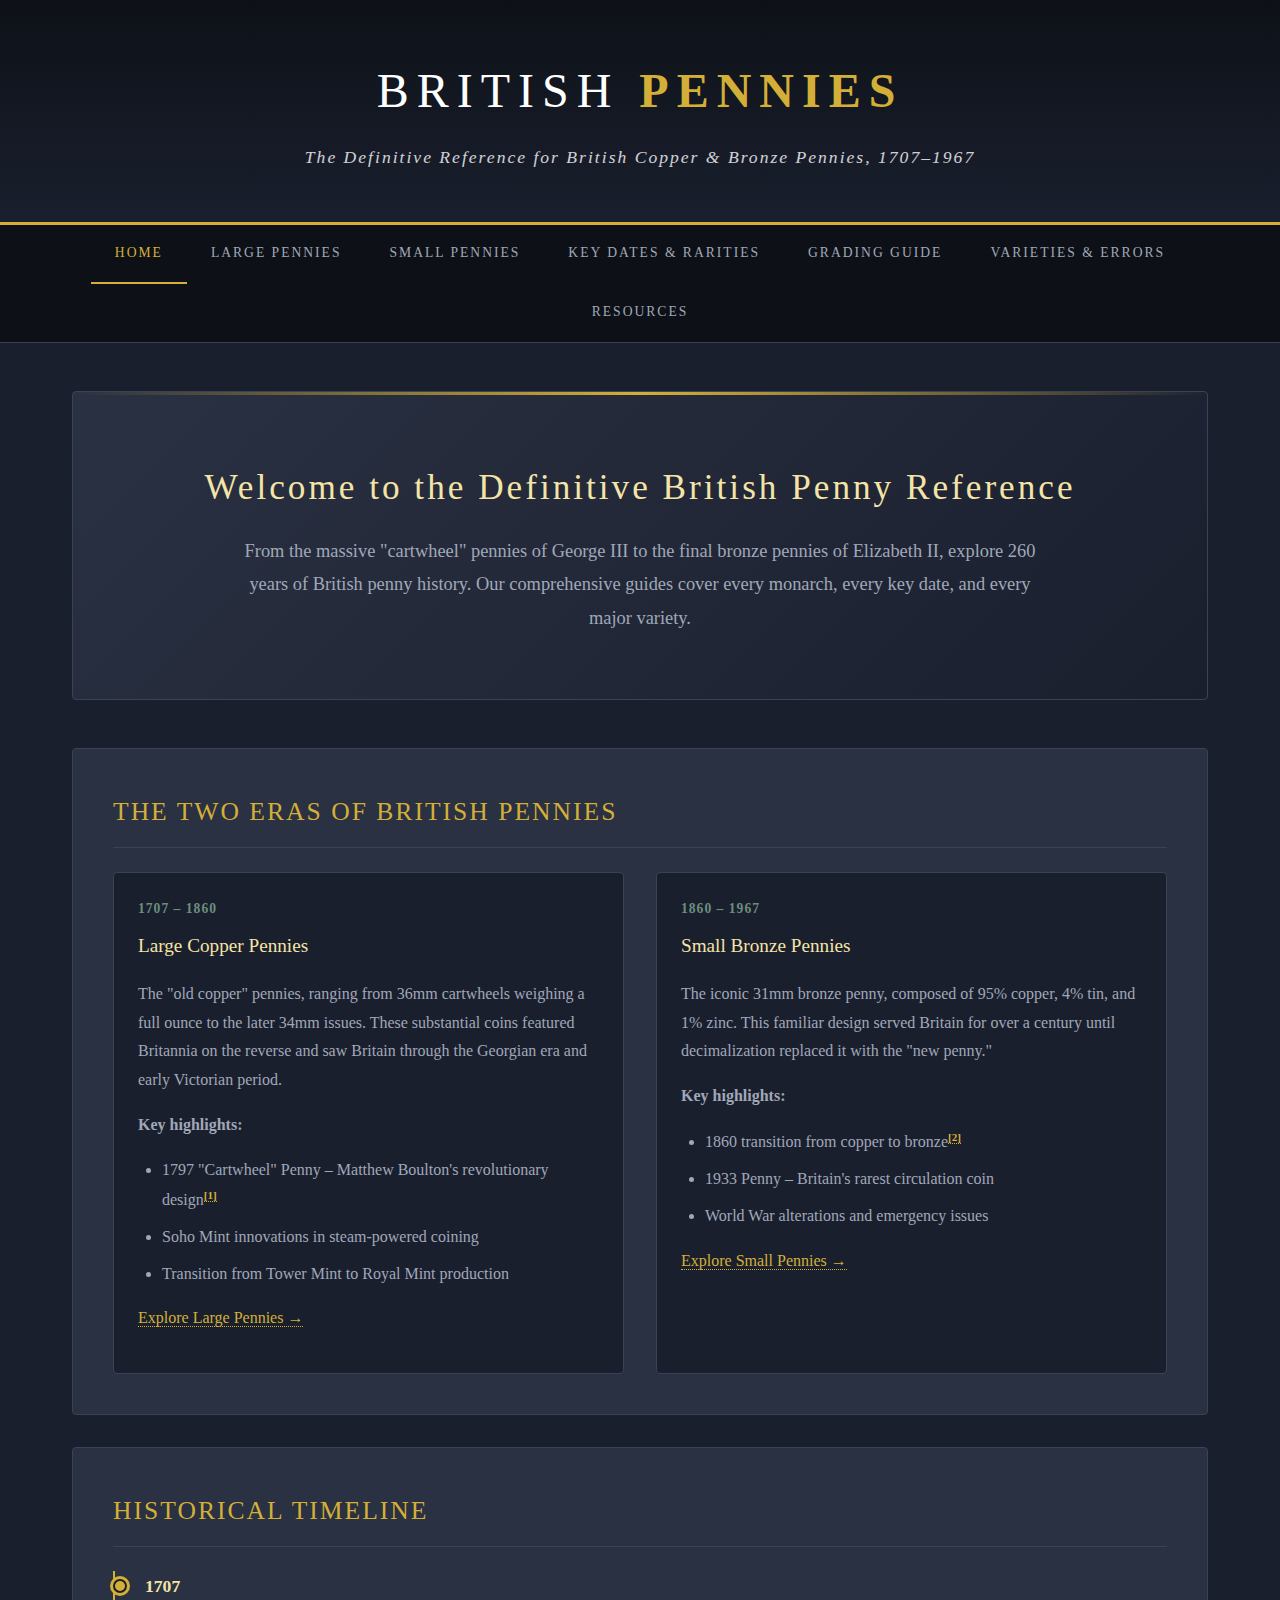
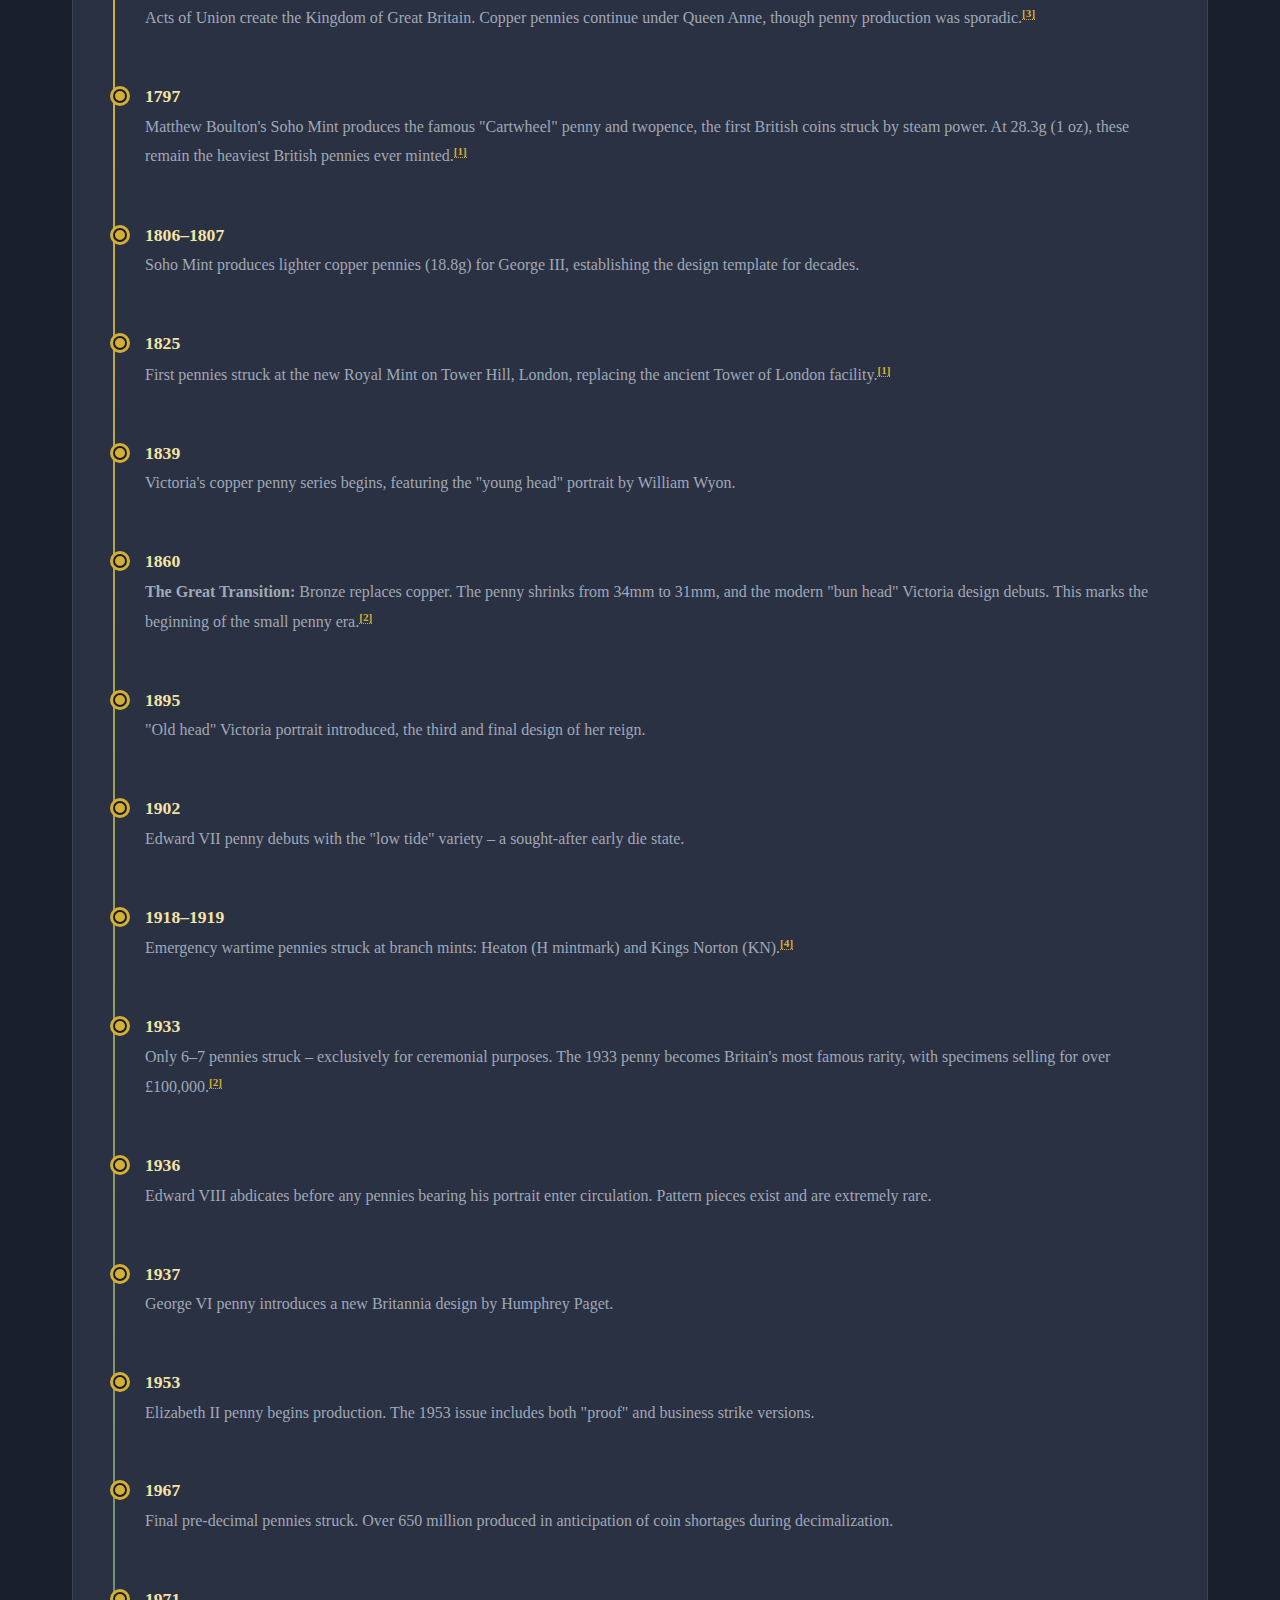
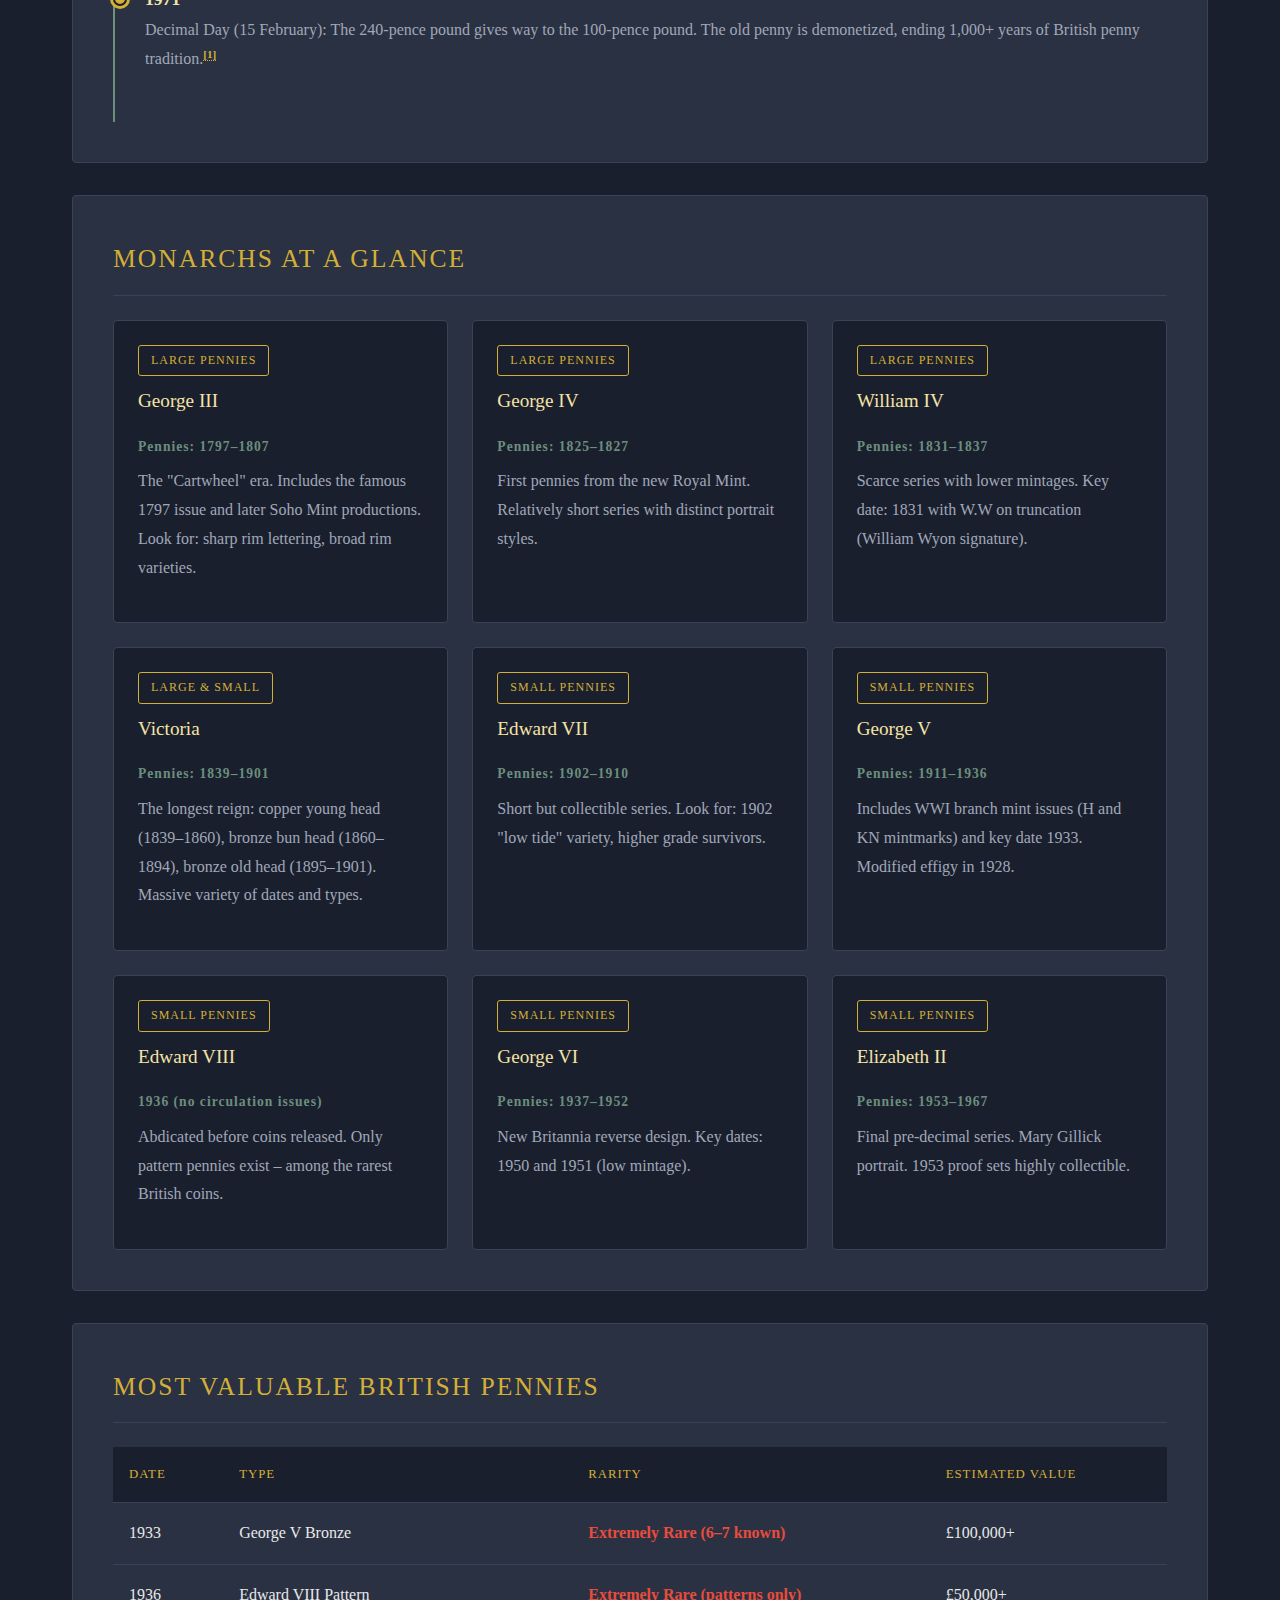
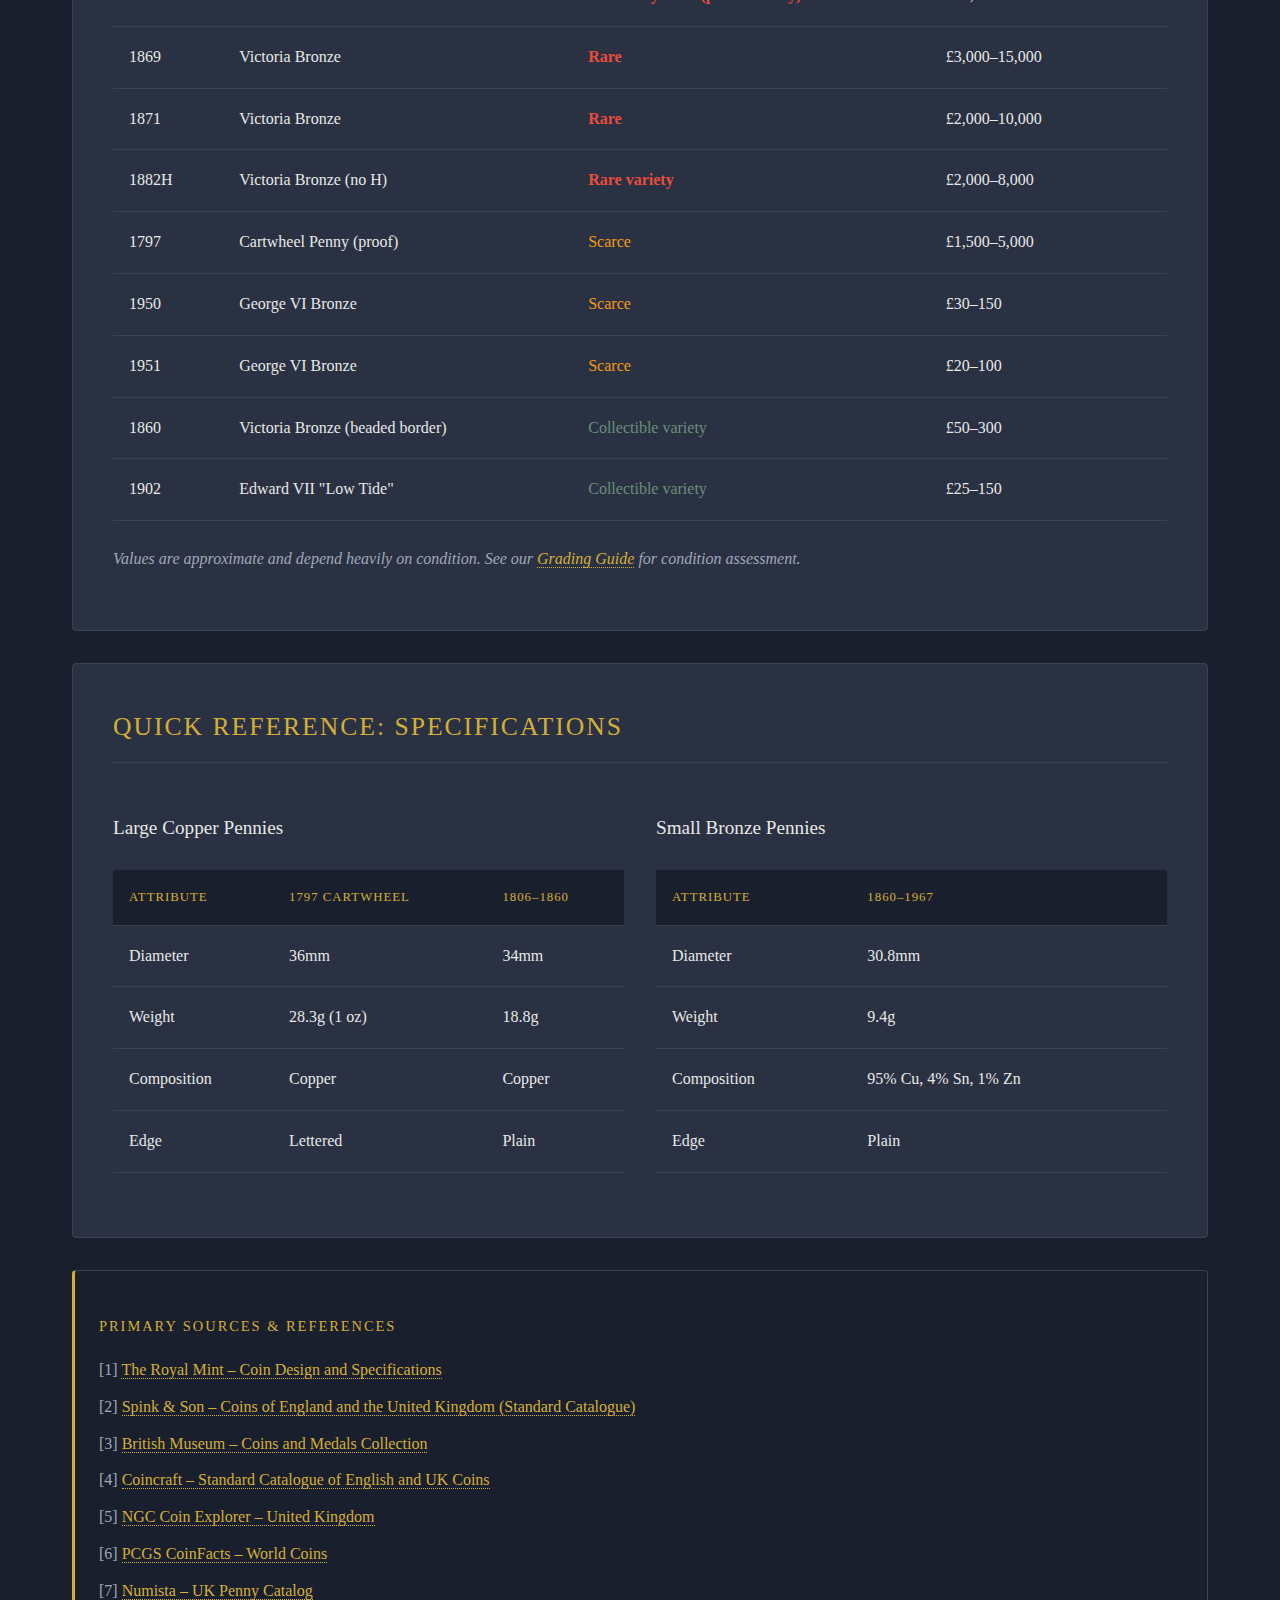
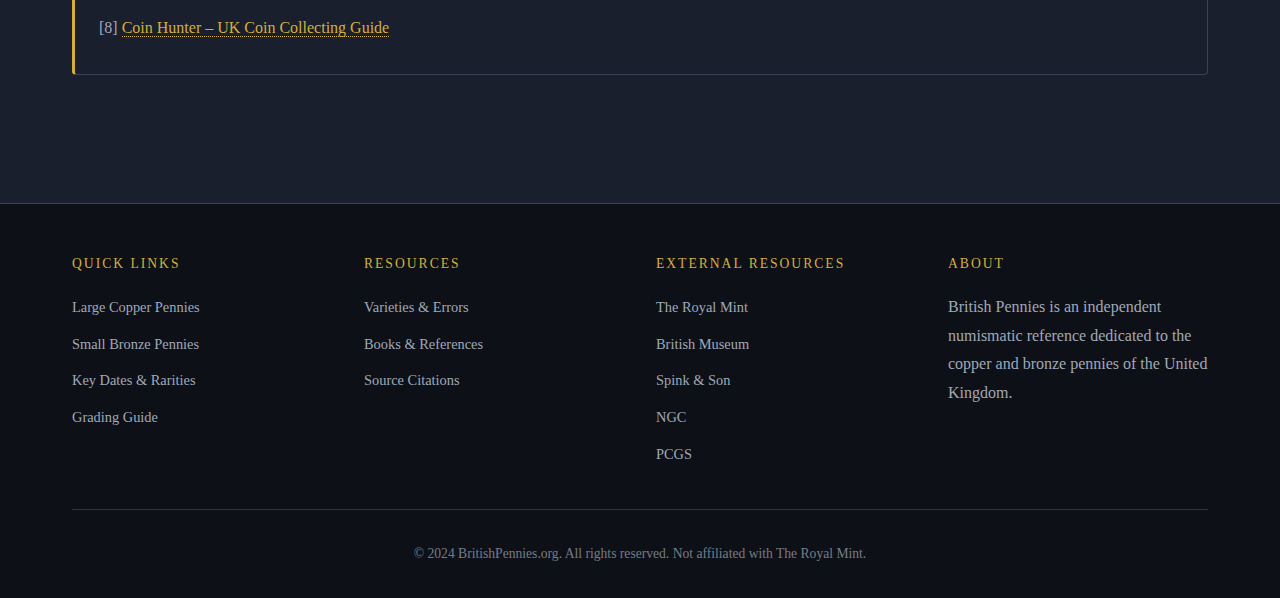
<file: index.html>
<!DOCTYPE html>
<html lang="en">
<head>
<!-- Google Tag Manager -->
<script>(function(w,d,s,l,i){w[l]=w[l]||[];w[l].push({'gtm.start':
new Date().getTime(),event:'gtm.js'});var f=d.getElementsByTagName(s)[0],
j=d.createElement(s),dl=l!='dataLayer'?'&l='+l:'';j.async=true;j.src=
'https://www.googletagmanager.com/gtm.js?id='+i+dl;f.parentNode.insertBefore(j,f);
})(window,document,'script','dataLayer','GTM-53X4SSN8');</script>
<!-- End Google Tag Manager -->
  <meta charset="UTF-8">
  <meta name="viewport" content="width=device-width, initial-scale=1.0">
  <meta name="description" content="The definitive guide to British pennies from 1707 to 1967. Comprehensive coverage of large copper pennies, bronze pennies, key dates, varieties, and valuations.">
  <meta name="keywords" content="British pennies, UK penny, copper penny, bronze penny, cartwheel penny, Victorian penny, numismatics, coin collecting">
  <title>British Pennies - The Definitive Reference Guide</title>
  <link rel="stylesheet" href="css/style.css">
  <link rel="canonical" href="https://britishpennies.org/">
</head>
<body>
<!-- Google Tag Manager (noscript) -->
<noscript><iframe src="https://www.googletagmanager.com/ns.html?id=GTM-53X4SSN8"
height="0" width="0" style="display:none;visibility:hidden"></iframe></noscript>
<!-- End Google Tag Manager (noscript) -->
  <header>
    <div class="container">
      <h1>British <span>Pennies</span></h1>
      <p class="tagline">The Definitive Reference for British Copper &amp; Bronze Pennies, 1707&ndash;1967</p>
    </div>
  </header>

  <nav>
    <ul>
      <li><a href="index.html" class="active">Home</a></li>
      <li>
        <a href="pages/large-pennies.html">Large Pennies</a>
        <div class="dropdown">
          <a href="pages/large-pennies.html#george-iii">George III (1760&ndash;1820)</a>
          <a href="pages/large-pennies.html#george-iv">George IV (1820&ndash;1830)</a>
          <a href="pages/large-pennies.html#william-iv">William IV (1830&ndash;1837)</a>
          <a href="pages/large-pennies.html#victoria-copper">Victoria Copper (1837&ndash;1860)</a>
        </div>
      </li>
      <li>
        <a href="pages/small-pennies.html">Small Pennies</a>
        <div class="dropdown">
          <a href="pages/small-pennies.html#victoria-bronze">Victoria Bronze (1860&ndash;1901)</a>
          <a href="pages/small-pennies.html#edward-vii">Edward VII (1902&ndash;1910)</a>
          <a href="pages/small-pennies.html#george-v">George V (1911&ndash;1936)</a>
          <a href="pages/small-pennies.html#edward-viii">Edward VIII (1936)</a>
          <a href="pages/small-pennies.html#george-vi">George VI (1937&ndash;1952)</a>
          <a href="pages/small-pennies.html#elizabeth-ii">Elizabeth II (1953&ndash;1967)</a>
        </div>
      </li>
      <li><a href="pages/key-dates.html">Key Dates &amp; Rarities</a></li>
      <li><a href="pages/grading.html">Grading Guide</a></li>
      <li><a href="pages/varieties.html">Varieties &amp; Errors</a></li>
      <li><a href="pages/resources.html">Resources</a></li>
    </ul>
  </nav>

  <main>
    <div class="hero">
      <h2>Welcome to the Definitive British Penny Reference</h2>
      <p>From the massive "cartwheel" pennies of George III to the final bronze pennies of Elizabeth II, explore 260 years of British penny history. Our comprehensive guides cover every monarch, every key date, and every major variety.</p>
    </div>

    <section>
      <h2>The Two Eras of British Pennies</h2>
      <div class="grid-2">
        <div class="card">
          <div class="date-range">1707 &ndash; 1860</div>
          <h3>Large Copper Pennies</h3>
          <p>The "old copper" pennies, ranging from 36mm cartwheels weighing a full ounce to the later 34mm issues. These substantial coins featured Britannia on the reverse and saw Britain through the Georgian era and early Victorian period.</p>
          <p><strong>Key highlights:</strong></p>
          <ul>
            <li>1797 "Cartwheel" Penny &ndash; Matthew Boulton's revolutionary design<a href="#ref-rm" class="cite">[1]</a></li>
            <li>Soho Mint innovations in steam-powered coining</li>
            <li>Transition from Tower Mint to Royal Mint production</li>
          </ul>
          <p><a href="pages/large-pennies.html">Explore Large Pennies &rarr;</a></p>
        </div>
        <div class="card">
          <div class="date-range">1860 &ndash; 1967</div>
          <h3>Small Bronze Pennies</h3>
          <p>The iconic 31mm bronze penny, composed of 95% copper, 4% tin, and 1% zinc. This familiar design served Britain for over a century until decimalization replaced it with the "new penny."</p>
          <p><strong>Key highlights:</strong></p>
          <ul>
            <li>1860 transition from copper to bronze<a href="#ref-spink" class="cite">[2]</a></li>
            <li>1933 Penny &ndash; Britain's rarest circulation coin</li>
            <li>World War alterations and emergency issues</li>
          </ul>
          <p><a href="pages/small-pennies.html">Explore Small Pennies &rarr;</a></p>
        </div>
      </div>
    </section>

    <section>
      <h2>Historical Timeline</h2>
      <div class="timeline">
        <div class="timeline-item">
          <span class="year">1707</span>
          <p>Acts of Union create the Kingdom of Great Britain. Copper pennies continue under Queen Anne, though penny production was sporadic.<a href="#ref-bm" class="cite">[3]</a></p>
        </div>
        <div class="timeline-item">
          <span class="year">1797</span>
          <p>Matthew Boulton's Soho Mint produces the famous "Cartwheel" penny and twopence, the first British coins struck by steam power. At 28.3g (1 oz), these remain the heaviest British pennies ever minted.<a href="#ref-rm" class="cite">[1]</a></p>
        </div>
        <div class="timeline-item">
          <span class="year">1806&ndash;1807</span>
          <p>Soho Mint produces lighter copper pennies (18.8g) for George III, establishing the design template for decades.</p>
        </div>
        <div class="timeline-item">
          <span class="year">1825</span>
          <p>First pennies struck at the new Royal Mint on Tower Hill, London, replacing the ancient Tower of London facility.<a href="#ref-rm" class="cite">[1]</a></p>
        </div>
        <div class="timeline-item">
          <span class="year">1839</span>
          <p>Victoria's copper penny series begins, featuring the "young head" portrait by William Wyon.</p>
        </div>
        <div class="timeline-item">
          <span class="year">1860</span>
          <p><strong>The Great Transition:</strong> Bronze replaces copper. The penny shrinks from 34mm to 31mm, and the modern "bun head" Victoria design debuts. This marks the beginning of the small penny era.<a href="#ref-spink" class="cite">[2]</a></p>
        </div>
        <div class="timeline-item">
          <span class="year">1895</span>
          <p>"Old head" Victoria portrait introduced, the third and final design of her reign.</p>
        </div>
        <div class="timeline-item">
          <span class="year">1902</span>
          <p>Edward VII penny debuts with the "low tide" variety &ndash; a sought-after early die state.</p>
        </div>
        <div class="timeline-item">
          <span class="year">1918&ndash;1919</span>
          <p>Emergency wartime pennies struck at branch mints: Heaton (H mintmark) and Kings Norton (KN).<a href="#ref-coincraft" class="cite">[4]</a></p>
        </div>
        <div class="timeline-item">
          <span class="year">1933</span>
          <p>Only 6&ndash;7 pennies struck &ndash; exclusively for ceremonial purposes. The 1933 penny becomes Britain's most famous rarity, with specimens selling for over &pound;100,000.<a href="#ref-spink" class="cite">[2]</a></p>
        </div>
        <div class="timeline-item">
          <span class="year">1936</span>
          <p>Edward VIII abdicates before any pennies bearing his portrait enter circulation. Pattern pieces exist and are extremely rare.</p>
        </div>
        <div class="timeline-item">
          <span class="year">1937</span>
          <p>George VI penny introduces a new Britannia design by Humphrey Paget.</p>
        </div>
        <div class="timeline-item">
          <span class="year">1953</span>
          <p>Elizabeth II penny begins production. The 1953 issue includes both "proof" and business strike versions.</p>
        </div>
        <div class="timeline-item">
          <span class="year">1967</span>
          <p>Final pre-decimal pennies struck. Over 650 million produced in anticipation of coin shortages during decimalization.</p>
        </div>
        <div class="timeline-item">
          <span class="year">1971</span>
          <p>Decimal Day (15 February): The 240-pence pound gives way to the 100-pence pound. The old penny is demonetized, ending 1,000+ years of British penny tradition.<a href="#ref-rm" class="cite">[1]</a></p>
        </div>
      </div>
    </section>

    <section>
      <h2>Monarchs at a Glance</h2>
      <div class="grid-3">
        <div class="card">
          <span class="monarch-badge">Large Pennies</span>
          <h3>George III</h3>
          <p class="date-range">Pennies: 1797&ndash;1807</p>
          <p>The "Cartwheel" era. Includes the famous 1797 issue and later Soho Mint productions. Look for: sharp rim lettering, broad rim varieties.</p>
        </div>
        <div class="card">
          <span class="monarch-badge">Large Pennies</span>
          <h3>George IV</h3>
          <p class="date-range">Pennies: 1825&ndash;1827</p>
          <p>First pennies from the new Royal Mint. Relatively short series with distinct portrait styles.</p>
        </div>
        <div class="card">
          <span class="monarch-badge">Large Pennies</span>
          <h3>William IV</h3>
          <p class="date-range">Pennies: 1831&ndash;1837</p>
          <p>Scarce series with lower mintages. Key date: 1831 with W.W on truncation (William Wyon signature).</p>
        </div>
        <div class="card">
          <span class="monarch-badge">Large &amp; Small</span>
          <h3>Victoria</h3>
          <p class="date-range">Pennies: 1839&ndash;1901</p>
          <p>The longest reign: copper young head (1839&ndash;1860), bronze bun head (1860&ndash;1894), bronze old head (1895&ndash;1901). Massive variety of dates and types.</p>
        </div>
        <div class="card">
          <span class="monarch-badge">Small Pennies</span>
          <h3>Edward VII</h3>
          <p class="date-range">Pennies: 1902&ndash;1910</p>
          <p>Short but collectible series. Look for: 1902 "low tide" variety, higher grade survivors.</p>
        </div>
        <div class="card">
          <span class="monarch-badge">Small Pennies</span>
          <h3>George V</h3>
          <p class="date-range">Pennies: 1911&ndash;1936</p>
          <p>Includes WWI branch mint issues (H and KN mintmarks) and key date 1933. Modified effigy in 1928.</p>
        </div>
        <div class="card">
          <span class="monarch-badge">Small Pennies</span>
          <h3>Edward VIII</h3>
          <p class="date-range">1936 (no circulation issues)</p>
          <p>Abdicated before coins released. Only pattern pennies exist &ndash; among the rarest British coins.</p>
        </div>
        <div class="card">
          <span class="monarch-badge">Small Pennies</span>
          <h3>George VI</h3>
          <p class="date-range">Pennies: 1937&ndash;1952</p>
          <p>New Britannia reverse design. Key dates: 1950 and 1951 (low mintage).</p>
        </div>
        <div class="card">
          <span class="monarch-badge">Small Pennies</span>
          <h3>Elizabeth II</h3>
          <p class="date-range">Pennies: 1953&ndash;1967</p>
          <p>Final pre-decimal series. Mary Gillick portrait. 1953 proof sets highly collectible.</p>
        </div>
      </div>
    </section>

    <section>
      <h2>Most Valuable British Pennies</h2>
      <table>
        <thead>
          <tr>
            <th>Date</th>
            <th>Type</th>
            <th>Rarity</th>
            <th>Estimated Value</th>
          </tr>
        </thead>
        <tbody>
          <tr>
            <td>1933</td>
            <td>George V Bronze</td>
            <td class="rarity-high">Extremely Rare (6&ndash;7 known)</td>
            <td>&pound;100,000+</td>
          </tr>
          <tr>
            <td>1936</td>
            <td>Edward VIII Pattern</td>
            <td class="rarity-high">Extremely Rare (patterns only)</td>
            <td>&pound;50,000+</td>
          </tr>
          <tr>
            <td>1869</td>
            <td>Victoria Bronze</td>
            <td class="rarity-high">Rare</td>
            <td>&pound;3,000&ndash;15,000</td>
          </tr>
          <tr>
            <td>1871</td>
            <td>Victoria Bronze</td>
            <td class="rarity-high">Rare</td>
            <td>&pound;2,000&ndash;10,000</td>
          </tr>
          <tr>
            <td>1882H</td>
            <td>Victoria Bronze (no H)</td>
            <td class="rarity-high">Rare variety</td>
            <td>&pound;2,000&ndash;8,000</td>
          </tr>
          <tr>
            <td>1797</td>
            <td>Cartwheel Penny (proof)</td>
            <td class="rarity-medium">Scarce</td>
            <td>&pound;1,500&ndash;5,000</td>
          </tr>
          <tr>
            <td>1950</td>
            <td>George VI Bronze</td>
            <td class="rarity-medium">Scarce</td>
            <td>&pound;30&ndash;150</td>
          </tr>
          <tr>
            <td>1951</td>
            <td>George VI Bronze</td>
            <td class="rarity-medium">Scarce</td>
            <td>&pound;20&ndash;100</td>
          </tr>
          <tr>
            <td>1860</td>
            <td>Victoria Bronze (beaded border)</td>
            <td class="rarity-low">Collectible variety</td>
            <td>&pound;50&ndash;300</td>
          </tr>
          <tr>
            <td>1902</td>
            <td>Edward VII "Low Tide"</td>
            <td class="rarity-low">Collectible variety</td>
            <td>&pound;25&ndash;150</td>
          </tr>
        </tbody>
      </table>
      <p><em>Values are approximate and depend heavily on condition. See our <a href="pages/grading.html">Grading Guide</a> for condition assessment.</em></p>
    </section>

    <section>
      <h2>Quick Reference: Specifications</h2>
      <div class="grid-2">
        <div>
          <h3>Large Copper Pennies</h3>
          <table>
            <tr><th>Attribute</th><th>1797 Cartwheel</th><th>1806&ndash;1860</th></tr>
            <tr><td>Diameter</td><td>36mm</td><td>34mm</td></tr>
            <tr><td>Weight</td><td>28.3g (1 oz)</td><td>18.8g</td></tr>
            <tr><td>Composition</td><td>Copper</td><td>Copper</td></tr>
            <tr><td>Edge</td><td>Lettered</td><td>Plain</td></tr>
          </table>
        </div>
        <div>
          <h3>Small Bronze Pennies</h3>
          <table>
            <tr><th>Attribute</th><th>1860&ndash;1967</th></tr>
            <tr><td>Diameter</td><td>30.8mm</td></tr>
            <tr><td>Weight</td><td>9.4g</td></tr>
            <tr><td>Composition</td><td>95% Cu, 4% Sn, 1% Zn</td></tr>
            <tr><td>Edge</td><td>Plain</td></tr>
          </table>
        </div>
      </div>
    </section>

    <section class="sources" id="references">
      <h4>Primary Sources &amp; References</h4>
      <ul>
        <li id="ref-rm">[1] <a href="https://www.royalmint.com/discover/uk-coins/coin-design-and-specifications/one-penny-coin/" target="_blank" rel="noopener">The Royal Mint &ndash; Coin Design and Specifications</a></li>
        <li id="ref-spink">[2] <a href="https://www.spink.com/" target="_blank" rel="noopener">Spink &amp; Son &ndash; Coins of England and the United Kingdom (Standard Catalogue)</a></li>
        <li id="ref-bm">[3] <a href="https://www.britishmuseum.org/collection" target="_blank" rel="noopener">British Museum &ndash; Coins and Medals Collection</a></li>
        <li id="ref-coincraft">[4] <a href="https://www.coincraft.com/" target="_blank" rel="noopener">Coincraft &ndash; Standard Catalogue of English and UK Coins</a></li>
        <li id="ref-ngc">[5] <a href="https://www.ngccoin.com/coin-explorer/united-kingdom/" target="_blank" rel="noopener">NGC Coin Explorer &ndash; United Kingdom</a></li>
        <li id="ref-pcgs">[6] <a href="https://www.pcgs.com/coinfacts" target="_blank" rel="noopener">PCGS CoinFacts &ndash; World Coins</a></li>
        <li id="ref-numista">[7] <a href="https://en.numista.com/catalogue/index.php?r=united+kingdom+penny" target="_blank" rel="noopener">Numista &ndash; UK Penny Catalog</a></li>
        <li id="ref-coinhunter">[8] <a href="https://www.coinhunter.co.uk/" target="_blank" rel="noopener">Coin Hunter &ndash; UK Coin Collecting Guide</a></li>
      </ul>
    </section>
  </main>

  <footer>
    <div class="container">
      <div class="footer-grid">
        <div>
          <h4>Quick Links</h4>
          <ul>
            <li><a href="pages/large-pennies.html">Large Copper Pennies</a></li>
            <li><a href="pages/small-pennies.html">Small Bronze Pennies</a></li>
            <li><a href="pages/key-dates.html">Key Dates &amp; Rarities</a></li>
            <li><a href="pages/grading.html">Grading Guide</a></li>
          </ul>
        </div>
        <div>
          <h4>Resources</h4>
          <ul>
            <li><a href="pages/varieties.html">Varieties &amp; Errors</a></li>
            <li><a href="pages/resources.html">Books &amp; References</a></li>
            <li><a href="#references">Source Citations</a></li>
          </ul>
        </div>
        <div>
          <h4>External Resources</h4>
          <ul>
            <li><a href="https://www.royalmint.com/" target="_blank" rel="noopener">The Royal Mint</a></li>
            <li><a href="https://www.britishmuseum.org/" target="_blank" rel="noopener">British Museum</a></li>
            <li><a href="https://www.spink.com/" target="_blank" rel="noopener">Spink &amp; Son</a></li>
            <li><a href="https://www.ngccoin.com/" target="_blank" rel="noopener">NGC</a></li>
            <li><a href="https://www.pcgs.com/" target="_blank" rel="noopener">PCGS</a></li>
          </ul>
        </div>
        <div>
          <h4>About</h4>
          <p>British Pennies is an independent numismatic reference dedicated to the copper and bronze pennies of the United Kingdom.</p>
        </div>
      </div>
      <div class="footer-bottom">
        <p>&copy; 2024 BritishPennies.org. All rights reserved. Not affiliated with The Royal Mint.</p>
      </div>
    </div>
  </footer>
</body>
</html>
</file>
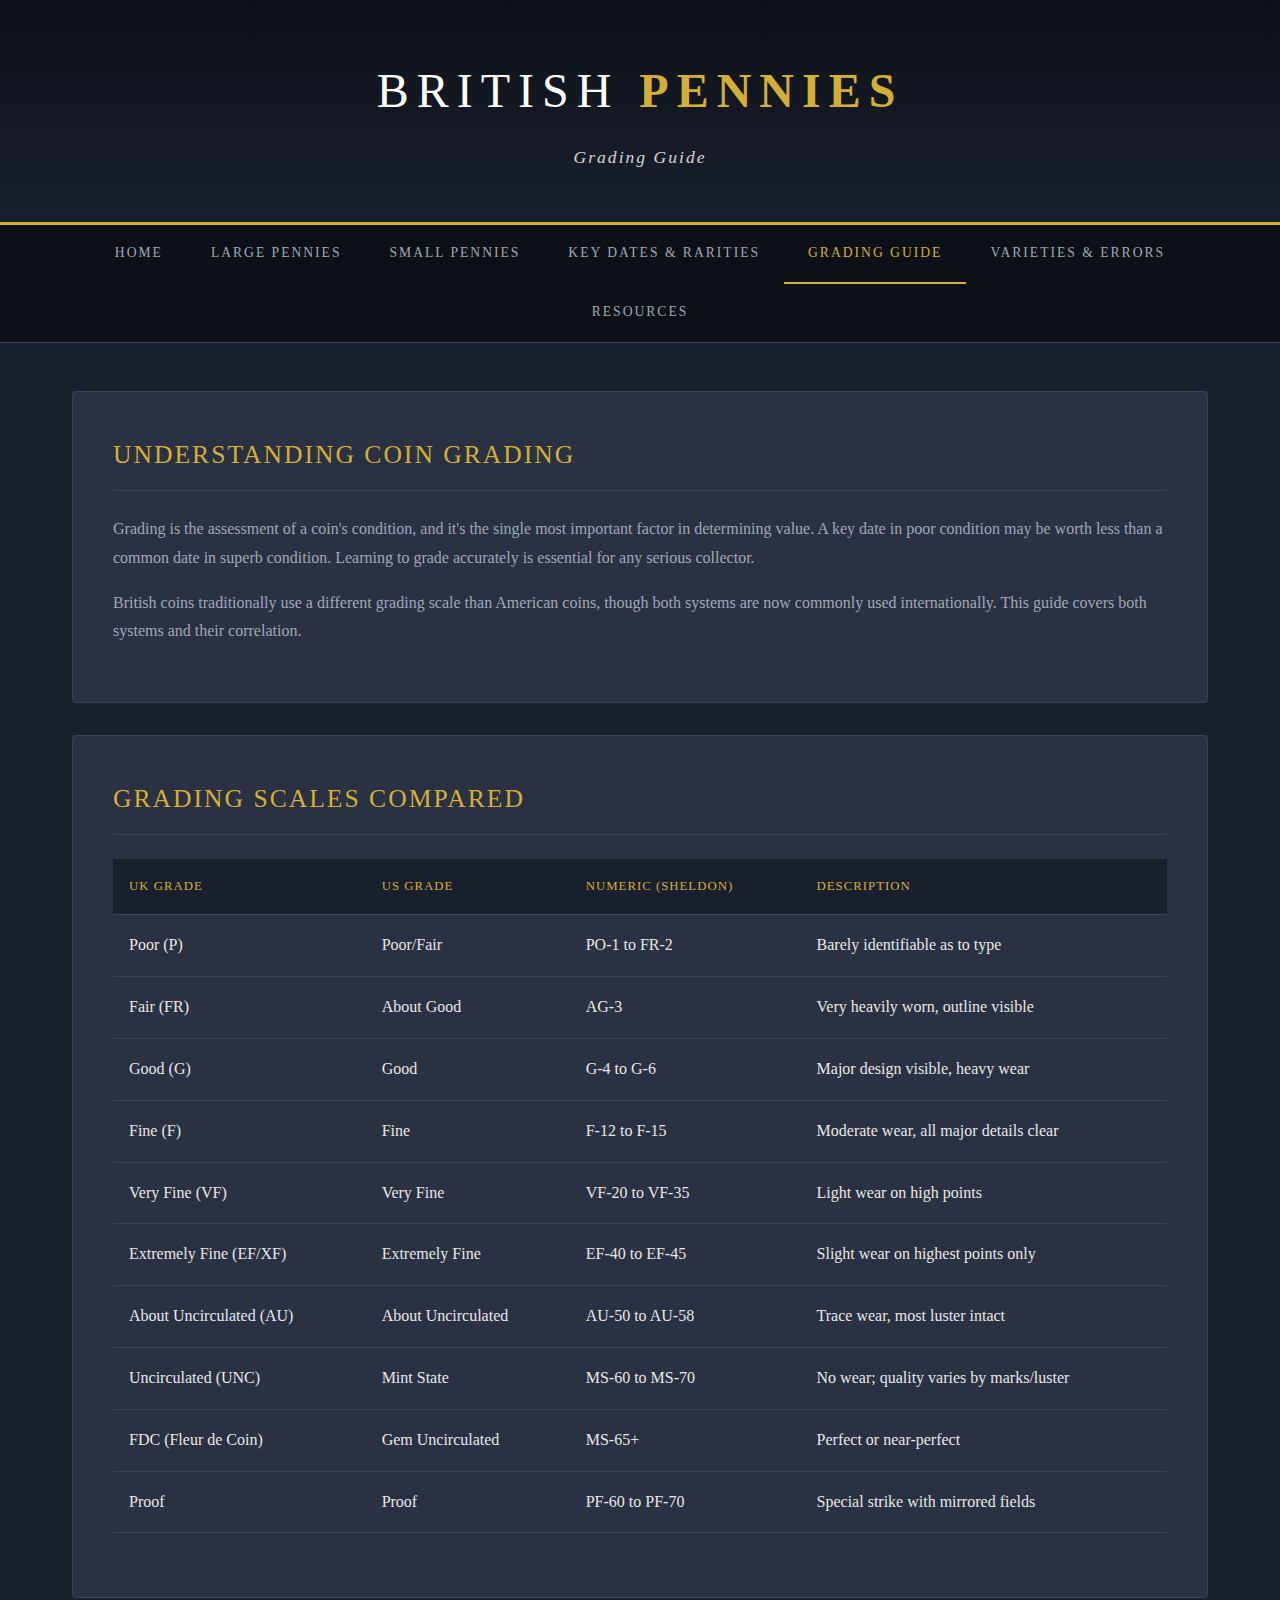
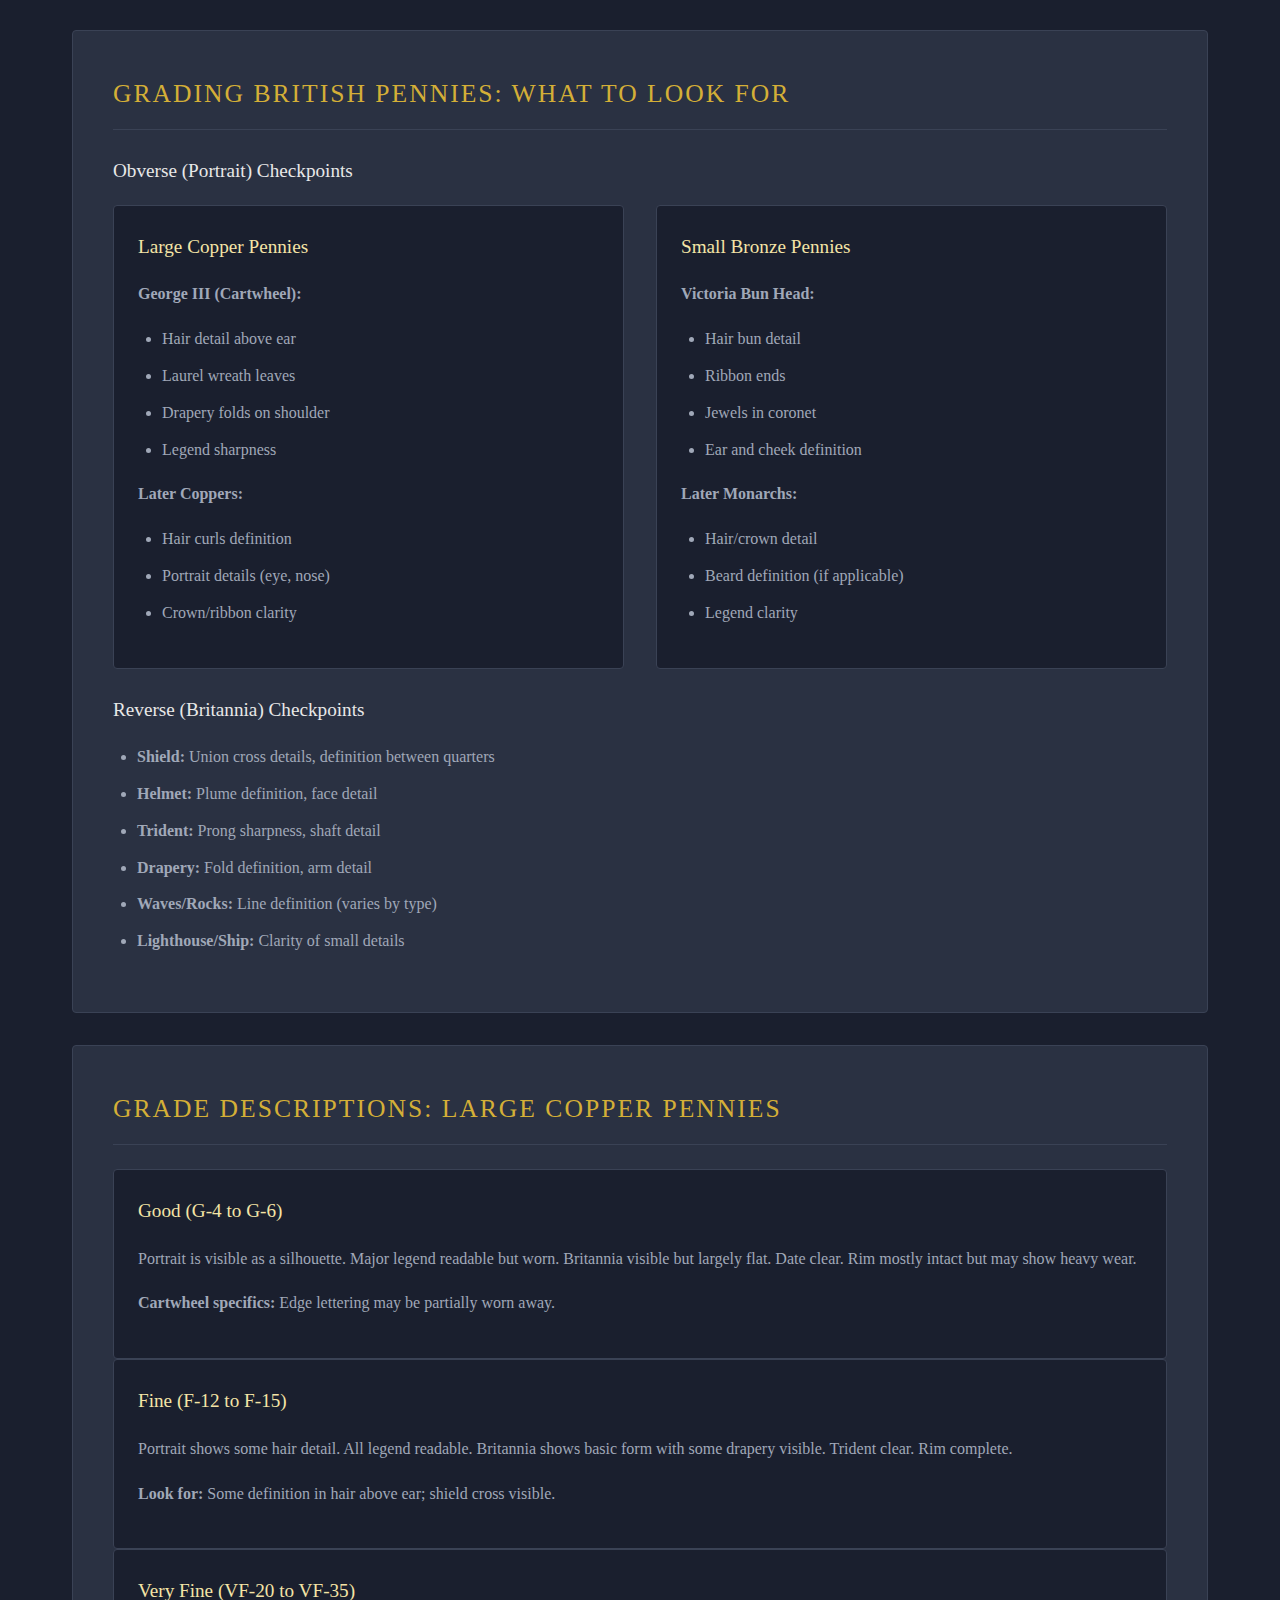
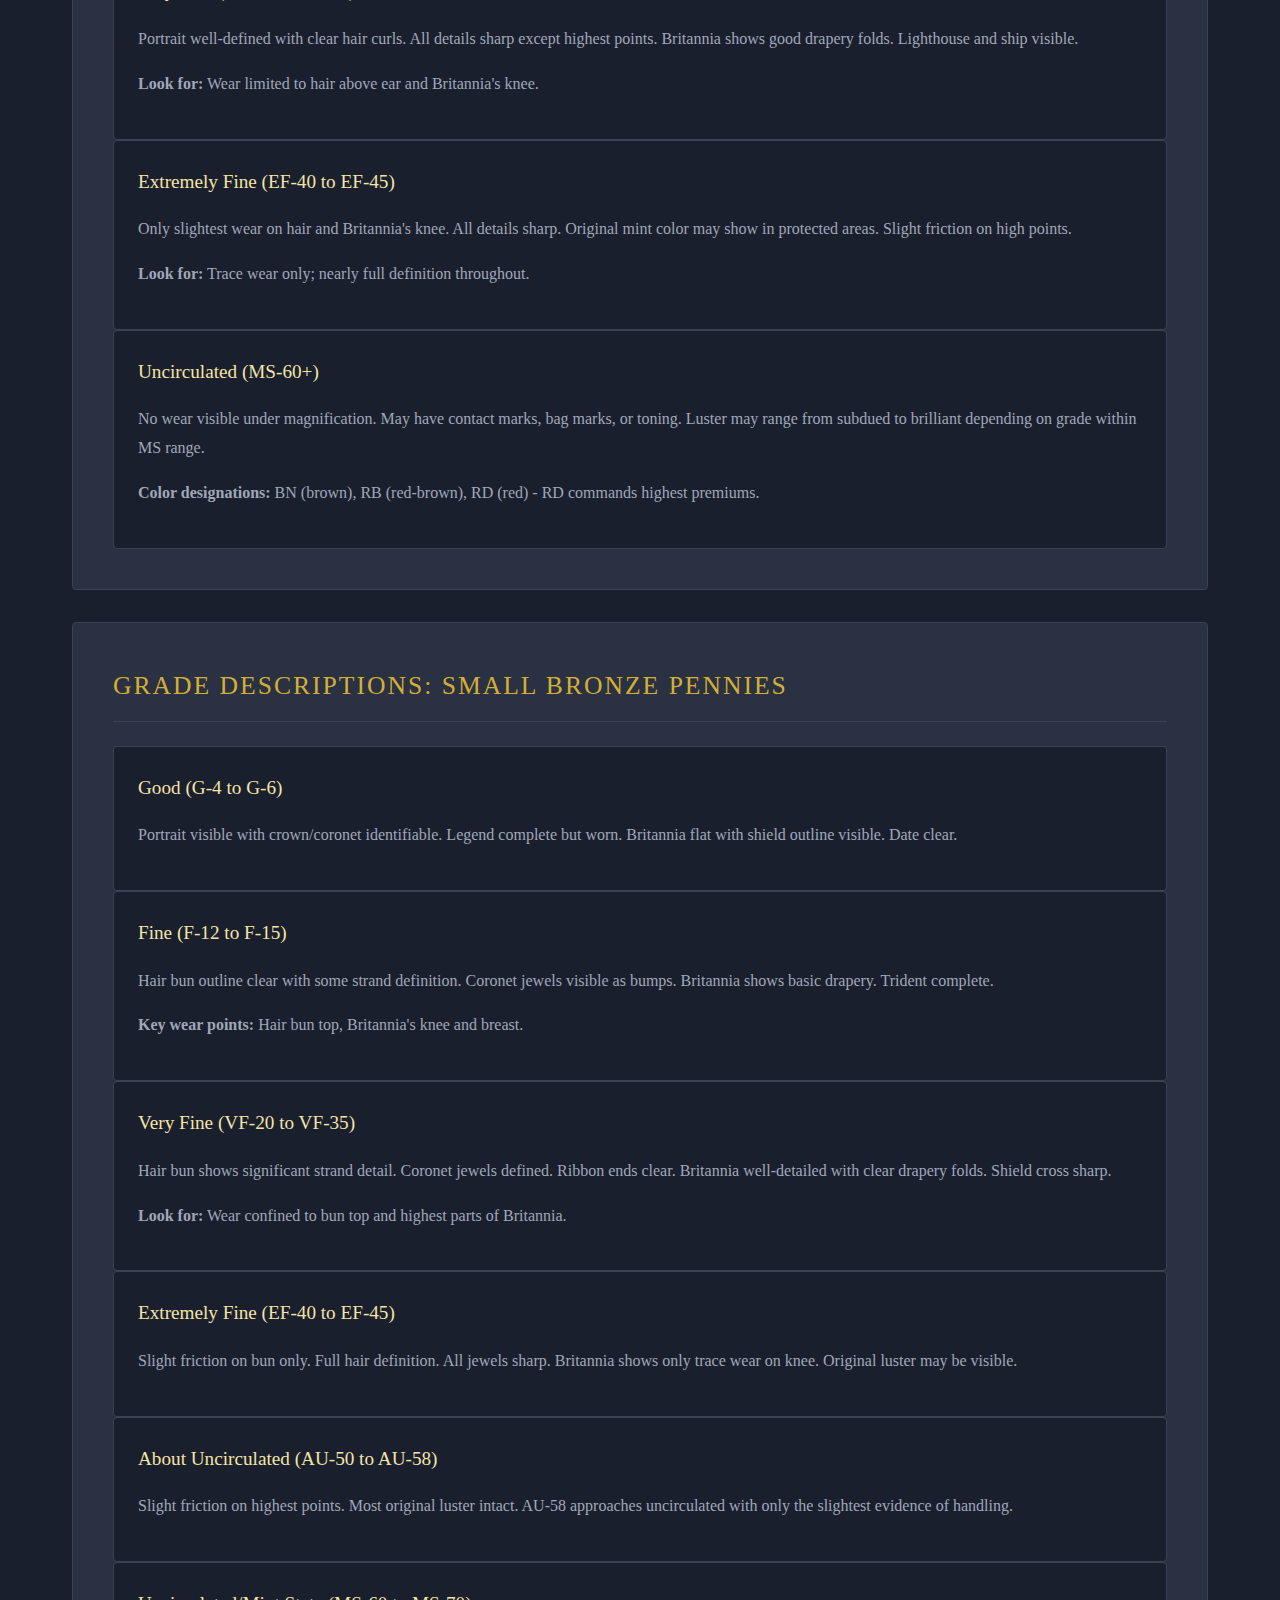
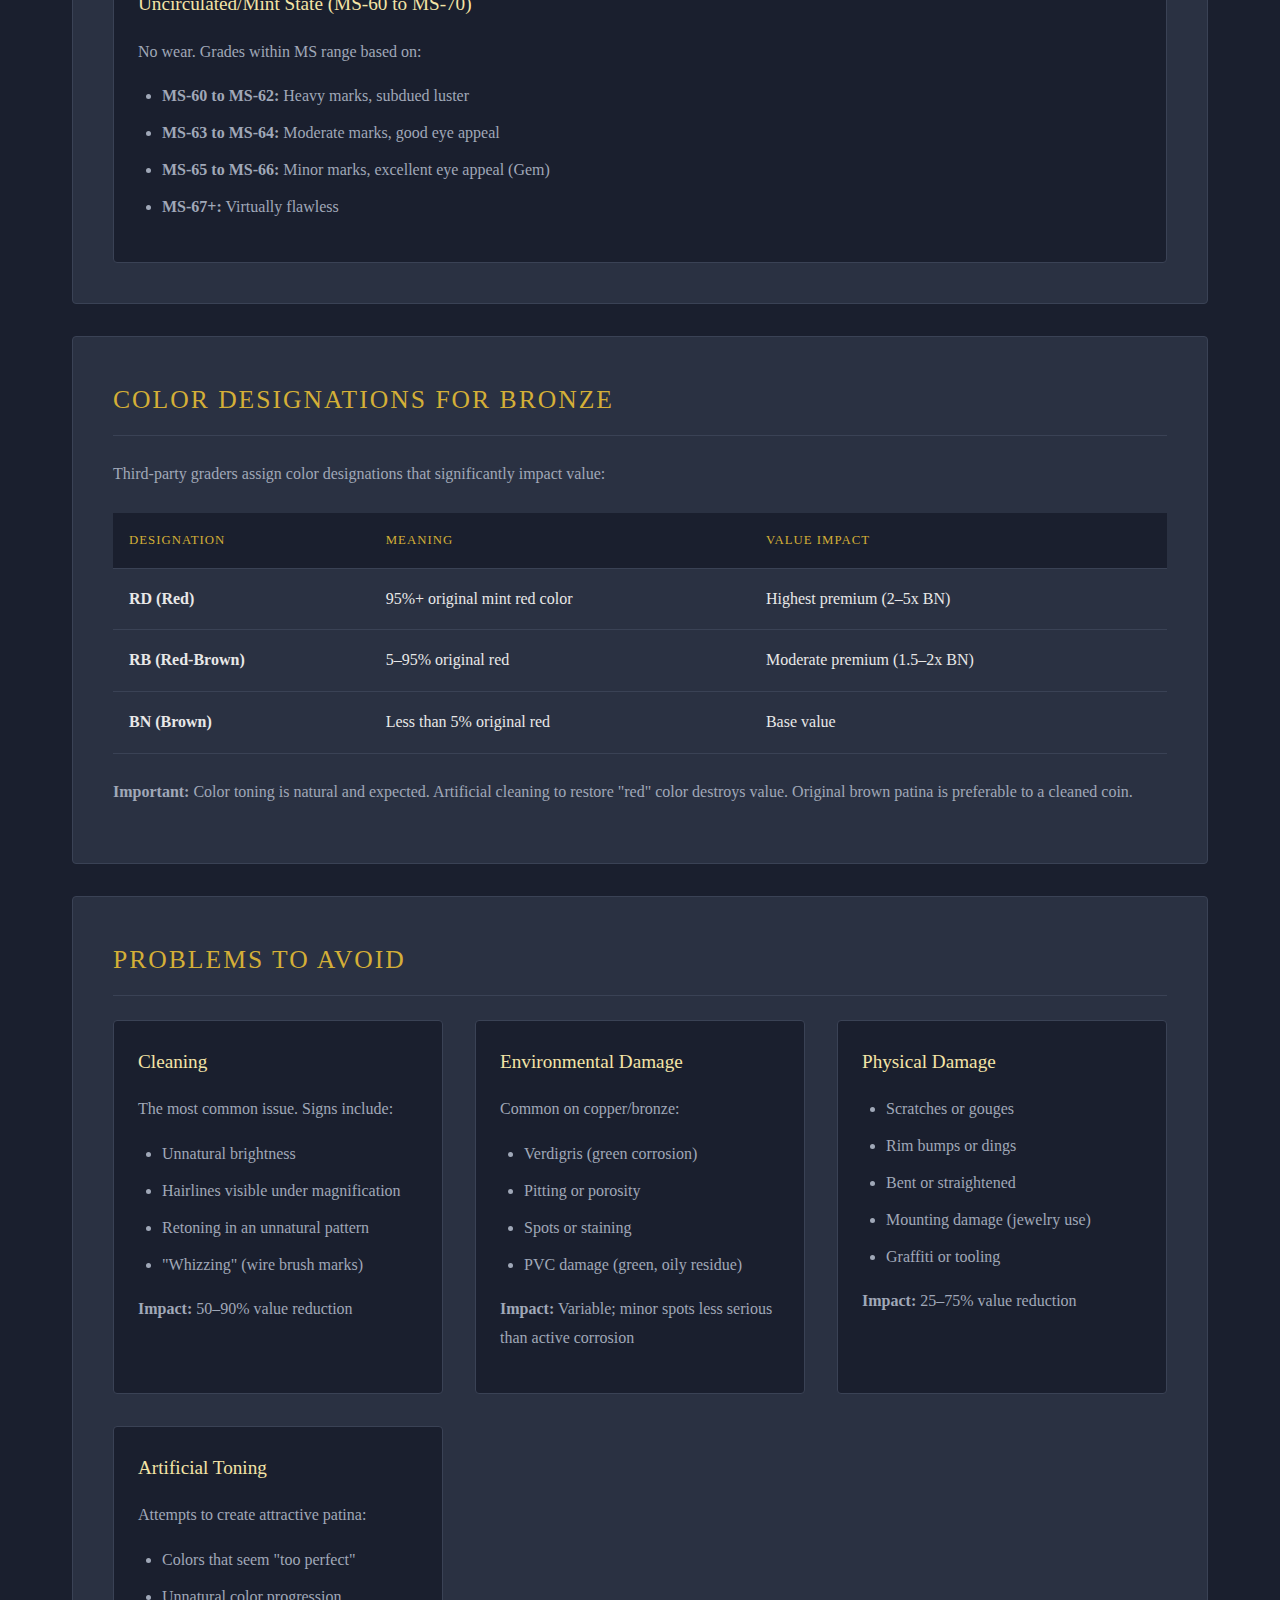
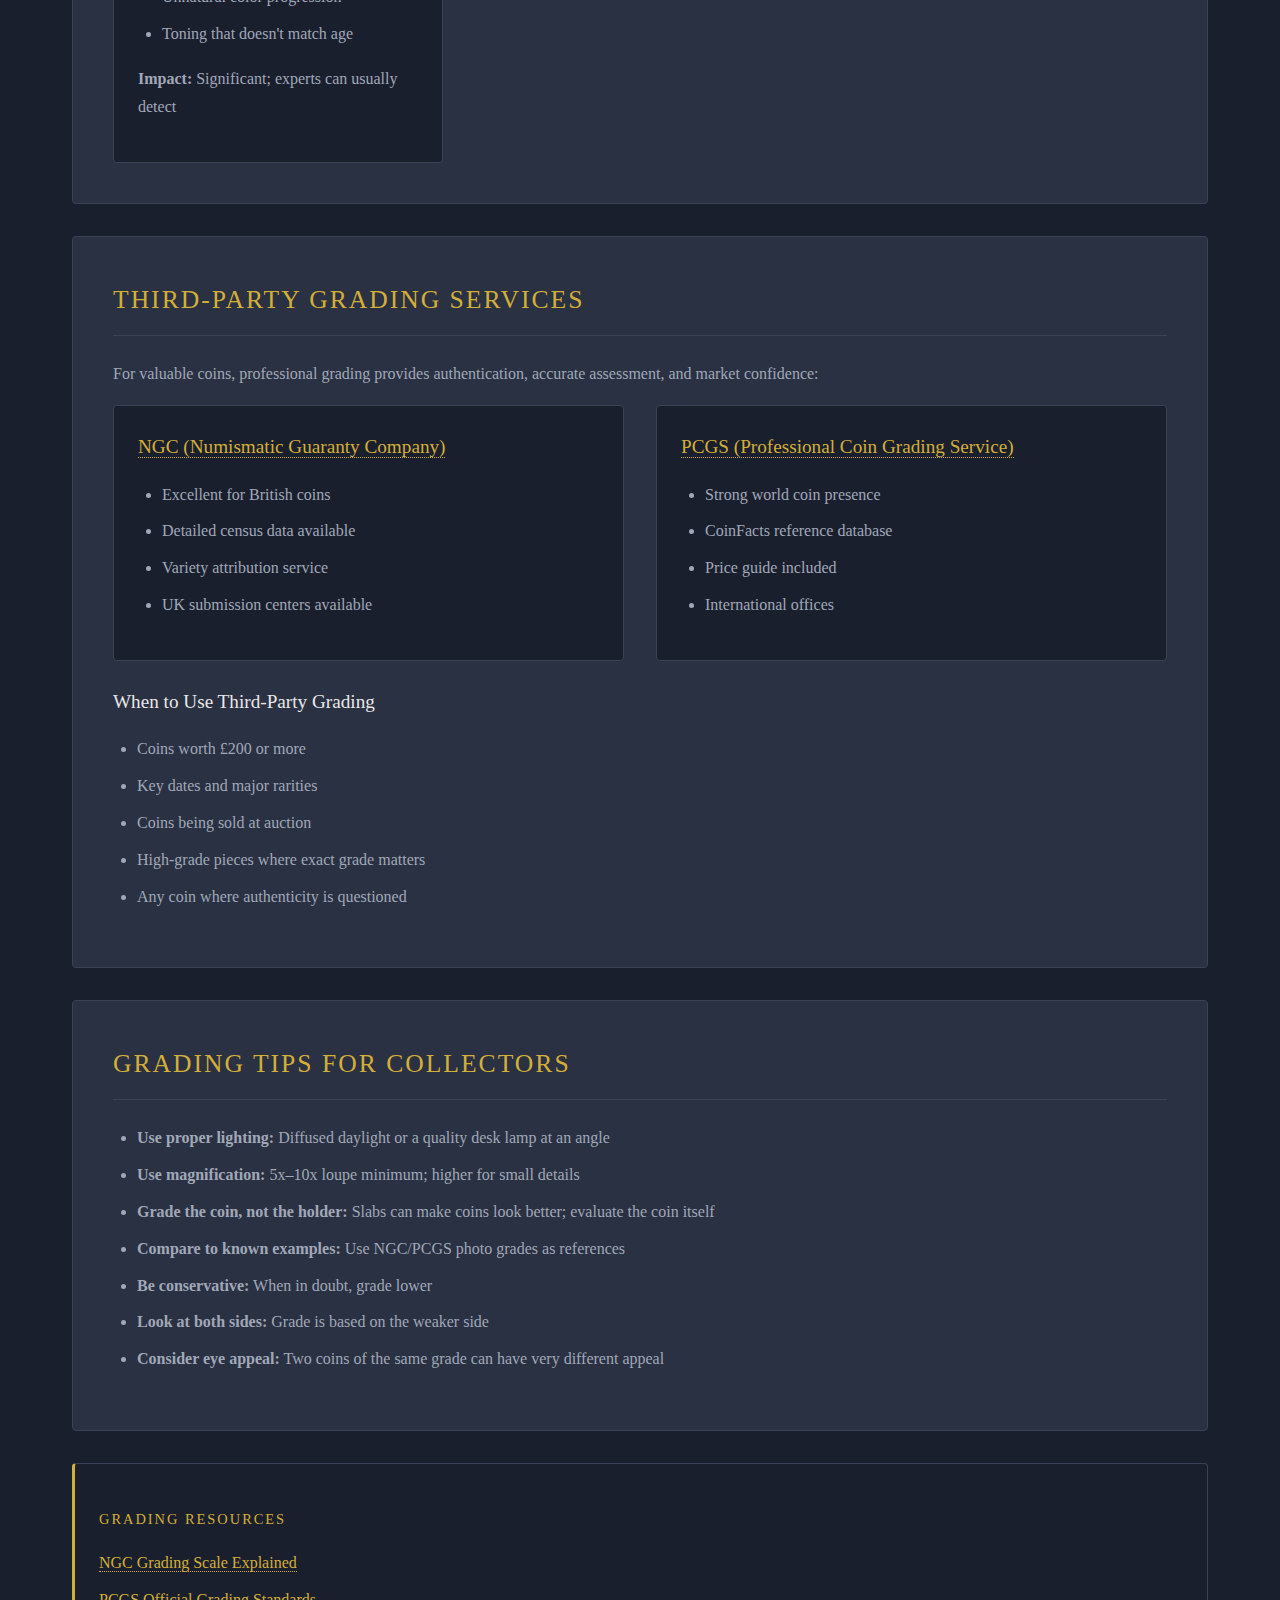
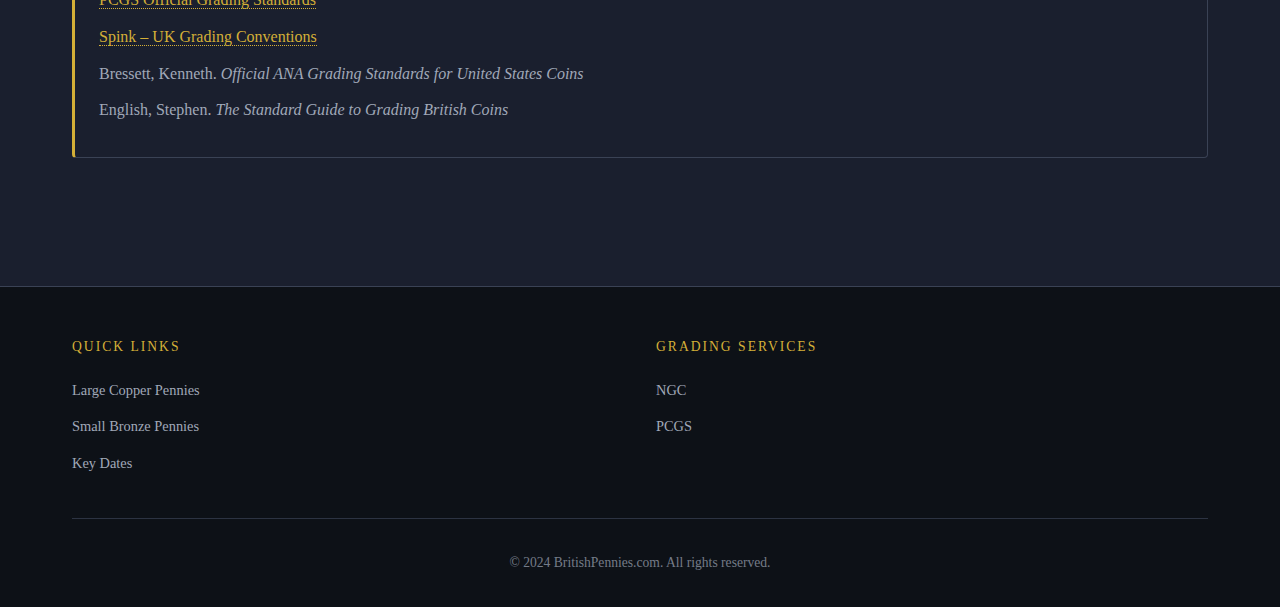
<file: pages/grading.html>
<!DOCTYPE html>
<html lang="en">
<head>
  <meta charset="UTF-8">
  <meta name="viewport" content="width=device-width, initial-scale=1.0">
  <meta name="description" content="How to grade British pennies. Complete grading guide covering UK and US standards, wear patterns, and condition assessment for copper and bronze pennies.">
  <title>Grading Guide - British Pennies</title>
  <link rel="stylesheet" href="../css/style.css">
  <link rel="canonical" href="https://britishpennies.com/pages/grading.html">
</head>
<body>
  <header>
    <div class="container">
      <h1>British <span>Pennies</span></h1>
      <p class="tagline">Grading Guide</p>
    </div>
  </header>

  <nav>
    <ul>
      <li><a href="../index.html">Home</a></li>
      <li><a href="large-pennies.html">Large Pennies</a></li>
      <li><a href="small-pennies.html">Small Pennies</a></li>
      <li><a href="key-dates.html">Key Dates &amp; Rarities</a></li>
      <li><a href="grading.html" class="active">Grading Guide</a></li>
      <li><a href="varieties.html">Varieties &amp; Errors</a></li>
      <li><a href="resources.html">Resources</a></li>
    </ul>
  </nav>

  <main>
    <section>
      <h2>Understanding Coin Grading</h2>
      <p>Grading is the assessment of a coin's condition, and it's the single most important factor in determining value. A key date in poor condition may be worth less than a common date in superb condition. Learning to grade accurately is essential for any serious collector.</p>

      <p>British coins traditionally use a different grading scale than American coins, though both systems are now commonly used internationally. This guide covers both systems and their correlation.</p>
    </section>

    <section>
      <h2>Grading Scales Compared</h2>

      <table>
        <thead>
          <tr>
            <th>UK Grade</th>
            <th>US Grade</th>
            <th>Numeric (Sheldon)</th>
            <th>Description</th>
          </tr>
        </thead>
        <tbody>
          <tr>
            <td>Poor (P)</td>
            <td>Poor/Fair</td>
            <td>PO-1 to FR-2</td>
            <td>Barely identifiable as to type</td>
          </tr>
          <tr>
            <td>Fair (FR)</td>
            <td>About Good</td>
            <td>AG-3</td>
            <td>Very heavily worn, outline visible</td>
          </tr>
          <tr>
            <td>Good (G)</td>
            <td>Good</td>
            <td>G-4 to G-6</td>
            <td>Major design visible, heavy wear</td>
          </tr>
          <tr>
            <td>Fine (F)</td>
            <td>Fine</td>
            <td>F-12 to F-15</td>
            <td>Moderate wear, all major details clear</td>
          </tr>
          <tr>
            <td>Very Fine (VF)</td>
            <td>Very Fine</td>
            <td>VF-20 to VF-35</td>
            <td>Light wear on high points</td>
          </tr>
          <tr>
            <td>Extremely Fine (EF/XF)</td>
            <td>Extremely Fine</td>
            <td>EF-40 to EF-45</td>
            <td>Slight wear on highest points only</td>
          </tr>
          <tr>
            <td>About Uncirculated (AU)</td>
            <td>About Uncirculated</td>
            <td>AU-50 to AU-58</td>
            <td>Trace wear, most luster intact</td>
          </tr>
          <tr>
            <td>Uncirculated (UNC)</td>
            <td>Mint State</td>
            <td>MS-60 to MS-70</td>
            <td>No wear; quality varies by marks/luster</td>
          </tr>
          <tr>
            <td>FDC (Fleur de Coin)</td>
            <td>Gem Uncirculated</td>
            <td>MS-65+</td>
            <td>Perfect or near-perfect</td>
          </tr>
          <tr>
            <td>Proof</td>
            <td>Proof</td>
            <td>PF-60 to PF-70</td>
            <td>Special strike with mirrored fields</td>
          </tr>
        </tbody>
      </table>
    </section>

    <section>
      <h2>Grading British Pennies: What to Look For</h2>

      <h3>Obverse (Portrait) Checkpoints</h3>

      <div class="grid-2">
        <div class="card">
          <h3>Large Copper Pennies</h3>
          <p><strong>George III (Cartwheel):</strong></p>
          <ul>
            <li>Hair detail above ear</li>
            <li>Laurel wreath leaves</li>
            <li>Drapery folds on shoulder</li>
            <li>Legend sharpness</li>
          </ul>
          <p><strong>Later Coppers:</strong></p>
          <ul>
            <li>Hair curls definition</li>
            <li>Portrait details (eye, nose)</li>
            <li>Crown/ribbon clarity</li>
          </ul>
        </div>
        <div class="card">
          <h3>Small Bronze Pennies</h3>
          <p><strong>Victoria Bun Head:</strong></p>
          <ul>
            <li>Hair bun detail</li>
            <li>Ribbon ends</li>
            <li>Jewels in coronet</li>
            <li>Ear and cheek definition</li>
          </ul>
          <p><strong>Later Monarchs:</strong></p>
          <ul>
            <li>Hair/crown detail</li>
            <li>Beard definition (if applicable)</li>
            <li>Legend clarity</li>
          </ul>
        </div>
      </div>

      <h3>Reverse (Britannia) Checkpoints</h3>
      <ul>
        <li><strong>Shield:</strong> Union cross details, definition between quarters</li>
        <li><strong>Helmet:</strong> Plume definition, face detail</li>
        <li><strong>Trident:</strong> Prong sharpness, shaft detail</li>
        <li><strong>Drapery:</strong> Fold definition, arm detail</li>
        <li><strong>Waves/Rocks:</strong> Line definition (varies by type)</li>
        <li><strong>Lighthouse/Ship:</strong> Clarity of small details</li>
      </ul>
    </section>

    <section>
      <h2>Grade Descriptions: Large Copper Pennies</h2>

      <div class="card">
        <h3>Good (G-4 to G-6)</h3>
        <p>Portrait is visible as a silhouette. Major legend readable but worn. Britannia visible but largely flat. Date clear. Rim mostly intact but may show heavy wear.</p>
        <p><strong>Cartwheel specifics:</strong> Edge lettering may be partially worn away.</p>
      </div>

      <div class="card">
        <h3>Fine (F-12 to F-15)</h3>
        <p>Portrait shows some hair detail. All legend readable. Britannia shows basic form with some drapery visible. Trident clear. Rim complete.</p>
        <p><strong>Look for:</strong> Some definition in hair above ear; shield cross visible.</p>
      </div>

      <div class="card">
        <h3>Very Fine (VF-20 to VF-35)</h3>
        <p>Portrait well-defined with clear hair curls. All details sharp except highest points. Britannia shows good drapery folds. Lighthouse and ship visible.</p>
        <p><strong>Look for:</strong> Wear limited to hair above ear and Britannia's knee.</p>
      </div>

      <div class="card">
        <h3>Extremely Fine (EF-40 to EF-45)</h3>
        <p>Only slightest wear on hair and Britannia's knee. All details sharp. Original mint color may show in protected areas. Slight friction on high points.</p>
        <p><strong>Look for:</strong> Trace wear only; nearly full definition throughout.</p>
      </div>

      <div class="card">
        <h3>Uncirculated (MS-60+)</h3>
        <p>No wear visible under magnification. May have contact marks, bag marks, or toning. Luster may range from subdued to brilliant depending on grade within MS range.</p>
        <p><strong>Color designations:</strong> BN (brown), RB (red-brown), RD (red) - RD commands highest premiums.</p>
      </div>
    </section>

    <section>
      <h2>Grade Descriptions: Small Bronze Pennies</h2>

      <div class="card">
        <h3>Good (G-4 to G-6)</h3>
        <p>Portrait visible with crown/coronet identifiable. Legend complete but worn. Britannia flat with shield outline visible. Date clear.</p>
      </div>

      <div class="card">
        <h3>Fine (F-12 to F-15)</h3>
        <p>Hair bun outline clear with some strand definition. Coronet jewels visible as bumps. Britannia shows basic drapery. Trident complete.</p>
        <p><strong>Key wear points:</strong> Hair bun top, Britannia's knee and breast.</p>
      </div>

      <div class="card">
        <h3>Very Fine (VF-20 to VF-35)</h3>
        <p>Hair bun shows significant strand detail. Coronet jewels defined. Ribbon ends clear. Britannia well-detailed with clear drapery folds. Shield cross sharp.</p>
        <p><strong>Look for:</strong> Wear confined to bun top and highest parts of Britannia.</p>
      </div>

      <div class="card">
        <h3>Extremely Fine (EF-40 to EF-45)</h3>
        <p>Slight friction on bun only. Full hair definition. All jewels sharp. Britannia shows only trace wear on knee. Original luster may be visible.</p>
      </div>

      <div class="card">
        <h3>About Uncirculated (AU-50 to AU-58)</h3>
        <p>Slight friction on highest points. Most original luster intact. AU-58 approaches uncirculated with only the slightest evidence of handling.</p>
      </div>

      <div class="card">
        <h3>Uncirculated/Mint State (MS-60 to MS-70)</h3>
        <p>No wear. Grades within MS range based on:</p>
        <ul>
          <li><strong>MS-60 to MS-62:</strong> Heavy marks, subdued luster</li>
          <li><strong>MS-63 to MS-64:</strong> Moderate marks, good eye appeal</li>
          <li><strong>MS-65 to MS-66:</strong> Minor marks, excellent eye appeal (Gem)</li>
          <li><strong>MS-67+:</strong> Virtually flawless</li>
        </ul>
      </div>
    </section>

    <section>
      <h2>Color Designations for Bronze</h2>
      <p>Third-party graders assign color designations that significantly impact value:</p>

      <table>
        <thead>
          <tr>
            <th>Designation</th>
            <th>Meaning</th>
            <th>Value Impact</th>
          </tr>
        </thead>
        <tbody>
          <tr>
            <td><strong>RD (Red)</strong></td>
            <td>95%+ original mint red color</td>
            <td>Highest premium (2&ndash;5x BN)</td>
          </tr>
          <tr>
            <td><strong>RB (Red-Brown)</strong></td>
            <td>5&ndash;95% original red</td>
            <td>Moderate premium (1.5&ndash;2x BN)</td>
          </tr>
          <tr>
            <td><strong>BN (Brown)</strong></td>
            <td>Less than 5% original red</td>
            <td>Base value</td>
          </tr>
        </tbody>
      </table>

      <p><strong>Important:</strong> Color toning is natural and expected. Artificial cleaning to restore "red" color destroys value. Original brown patina is preferable to a cleaned coin.</p>
    </section>

    <section>
      <h2>Problems to Avoid</h2>

      <div class="grid-2">
        <div class="card">
          <h3>Cleaning</h3>
          <p>The most common issue. Signs include:</p>
          <ul>
            <li>Unnatural brightness</li>
            <li>Hairlines visible under magnification</li>
            <li>Retoning in an unnatural pattern</li>
            <li>"Whizzing" (wire brush marks)</li>
          </ul>
          <p><strong>Impact:</strong> 50&ndash;90% value reduction</p>
        </div>
        <div class="card">
          <h3>Environmental Damage</h3>
          <p>Common on copper/bronze:</p>
          <ul>
            <li>Verdigris (green corrosion)</li>
            <li>Pitting or porosity</li>
            <li>Spots or staining</li>
            <li>PVC damage (green, oily residue)</li>
          </ul>
          <p><strong>Impact:</strong> Variable; minor spots less serious than active corrosion</p>
        </div>
        <div class="card">
          <h3>Physical Damage</h3>
          <ul>
            <li>Scratches or gouges</li>
            <li>Rim bumps or dings</li>
            <li>Bent or straightened</li>
            <li>Mounting damage (jewelry use)</li>
            <li>Graffiti or tooling</li>
          </ul>
          <p><strong>Impact:</strong> 25&ndash;75% value reduction</p>
        </div>
        <div class="card">
          <h3>Artificial Toning</h3>
          <p>Attempts to create attractive patina:</p>
          <ul>
            <li>Colors that seem "too perfect"</li>
            <li>Unnatural color progression</li>
            <li>Toning that doesn't match age</li>
          </ul>
          <p><strong>Impact:</strong> Significant; experts can usually detect</p>
        </div>
      </div>
    </section>

    <section>
      <h2>Third-Party Grading Services</h2>

      <p>For valuable coins, professional grading provides authentication, accurate assessment, and market confidence:</p>

      <div class="grid-2">
        <div class="card">
          <h3><a href="https://www.ngccoin.com/" target="_blank" rel="noopener">NGC (Numismatic Guaranty Company)</a></h3>
          <ul>
            <li>Excellent for British coins</li>
            <li>Detailed census data available</li>
            <li>Variety attribution service</li>
            <li>UK submission centers available</li>
          </ul>
        </div>
        <div class="card">
          <h3><a href="https://www.pcgs.com/" target="_blank" rel="noopener">PCGS (Professional Coin Grading Service)</a></h3>
          <ul>
            <li>Strong world coin presence</li>
            <li>CoinFacts reference database</li>
            <li>Price guide included</li>
            <li>International offices</li>
          </ul>
        </div>
      </div>

      <h3>When to Use Third-Party Grading</h3>
      <ul>
        <li>Coins worth &pound;200 or more</li>
        <li>Key dates and major rarities</li>
        <li>Coins being sold at auction</li>
        <li>High-grade pieces where exact grade matters</li>
        <li>Any coin where authenticity is questioned</li>
      </ul>
    </section>

    <section>
      <h2>Grading Tips for Collectors</h2>

      <ul>
        <li><strong>Use proper lighting:</strong> Diffused daylight or a quality desk lamp at an angle</li>
        <li><strong>Use magnification:</strong> 5x&ndash;10x loupe minimum; higher for small details</li>
        <li><strong>Grade the coin, not the holder:</strong> Slabs can make coins look better; evaluate the coin itself</li>
        <li><strong>Compare to known examples:</strong> Use NGC/PCGS photo grades as references</li>
        <li><strong>Be conservative:</strong> When in doubt, grade lower</li>
        <li><strong>Look at both sides:</strong> Grade is based on the weaker side</li>
        <li><strong>Consider eye appeal:</strong> Two coins of the same grade can have very different appeal</li>
      </ul>
    </section>

    <section class="sources">
      <h4>Grading Resources</h4>
      <ul>
        <li><a href="https://www.ngccoin.com/coin-grading/grading-scale/" target="_blank" rel="noopener">NGC Grading Scale Explained</a></li>
        <li><a href="https://www.pcgs.com/grades" target="_blank" rel="noopener">PCGS Official Grading Standards</a></li>
        <li><a href="https://www.spink.com/" target="_blank" rel="noopener">Spink &ndash; UK Grading Conventions</a></li>
        <li>Bressett, Kenneth. <em>Official ANA Grading Standards for United States Coins</em></li>
        <li>English, Stephen. <em>The Standard Guide to Grading British Coins</em></li>
      </ul>
    </section>
  </main>

  <footer>
    <div class="container">
      <div class="footer-grid">
        <div>
          <h4>Quick Links</h4>
          <ul>
            <li><a href="large-pennies.html">Large Copper Pennies</a></li>
            <li><a href="small-pennies.html">Small Bronze Pennies</a></li>
            <li><a href="key-dates.html">Key Dates</a></li>
          </ul>
        </div>
        <div>
          <h4>Grading Services</h4>
          <ul>
            <li><a href="https://www.ngccoin.com/" target="_blank" rel="noopener">NGC</a></li>
            <li><a href="https://www.pcgs.com/" target="_blank" rel="noopener">PCGS</a></li>
          </ul>
        </div>
      </div>
      <div class="footer-bottom">
        <p>&copy; 2024 BritishPennies.com. All rights reserved.</p>
      </div>
    </div>
  </footer>
</body>
</html>
</file>
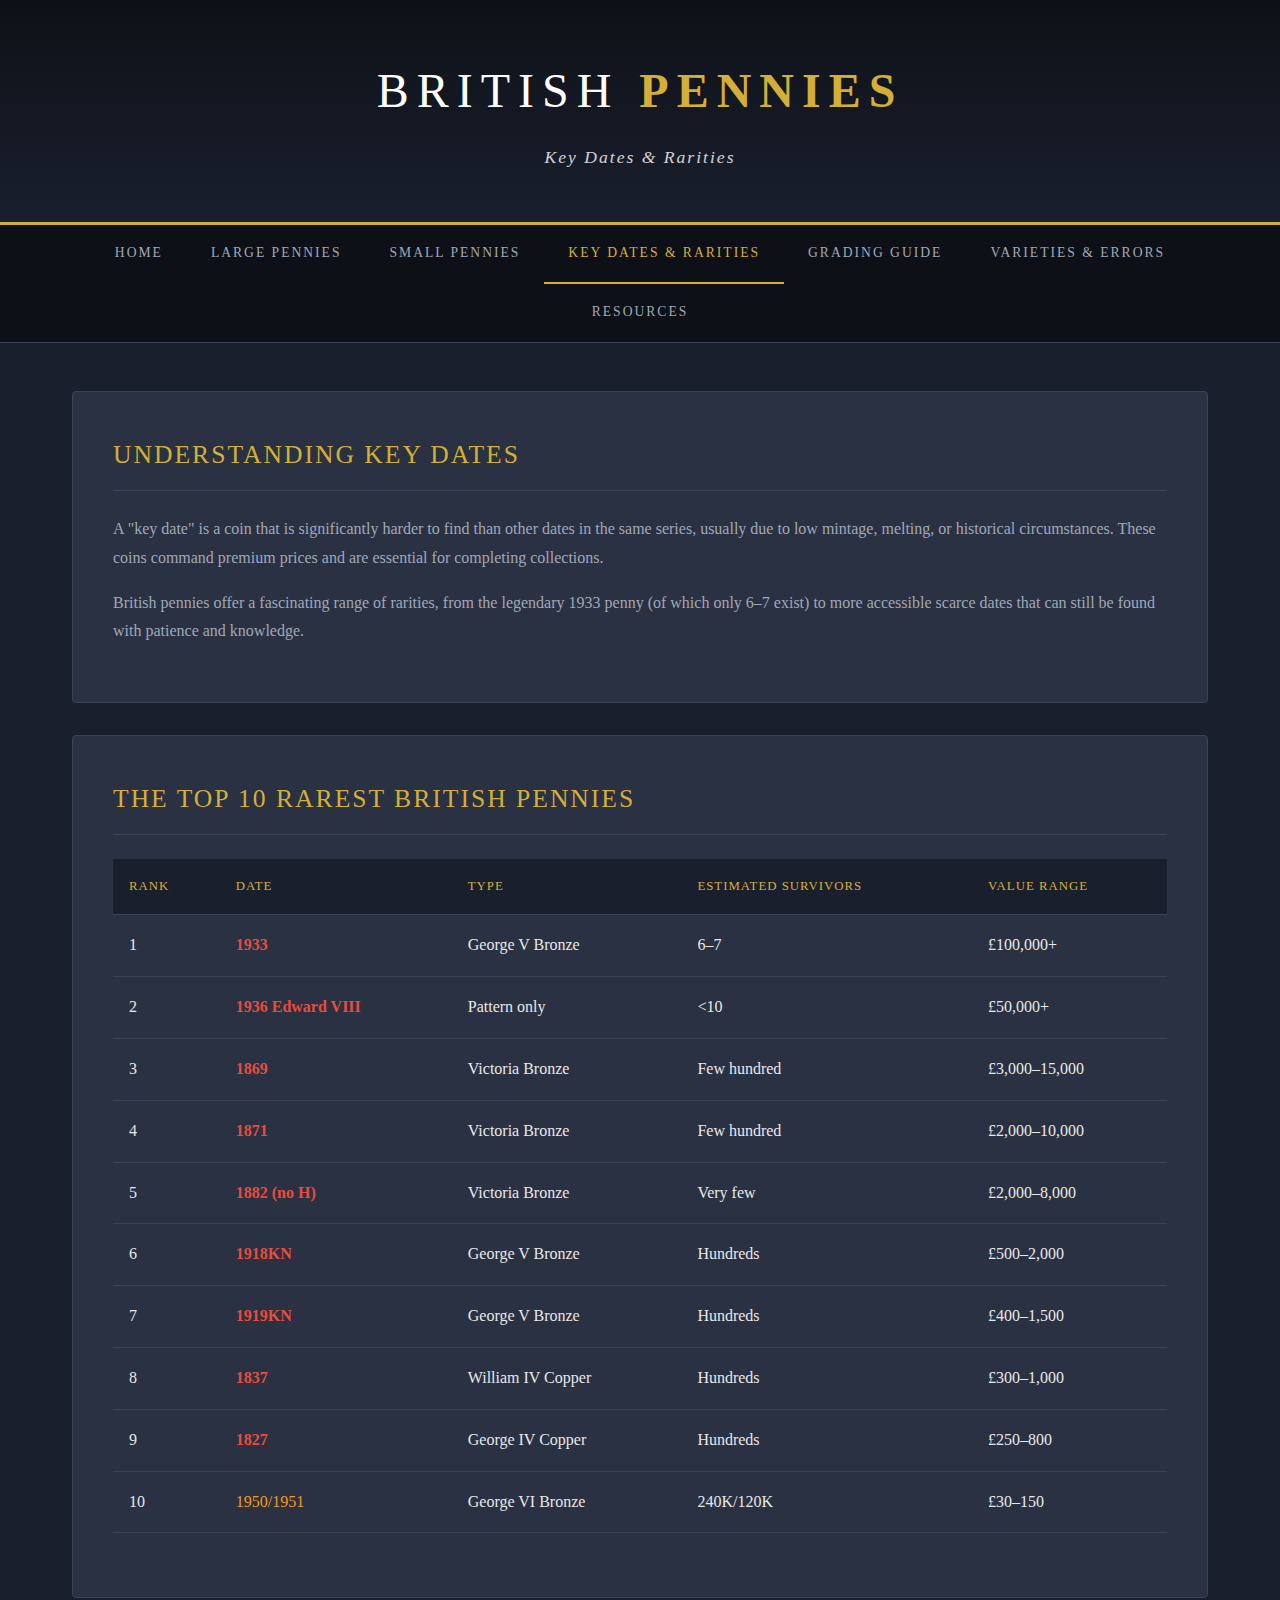
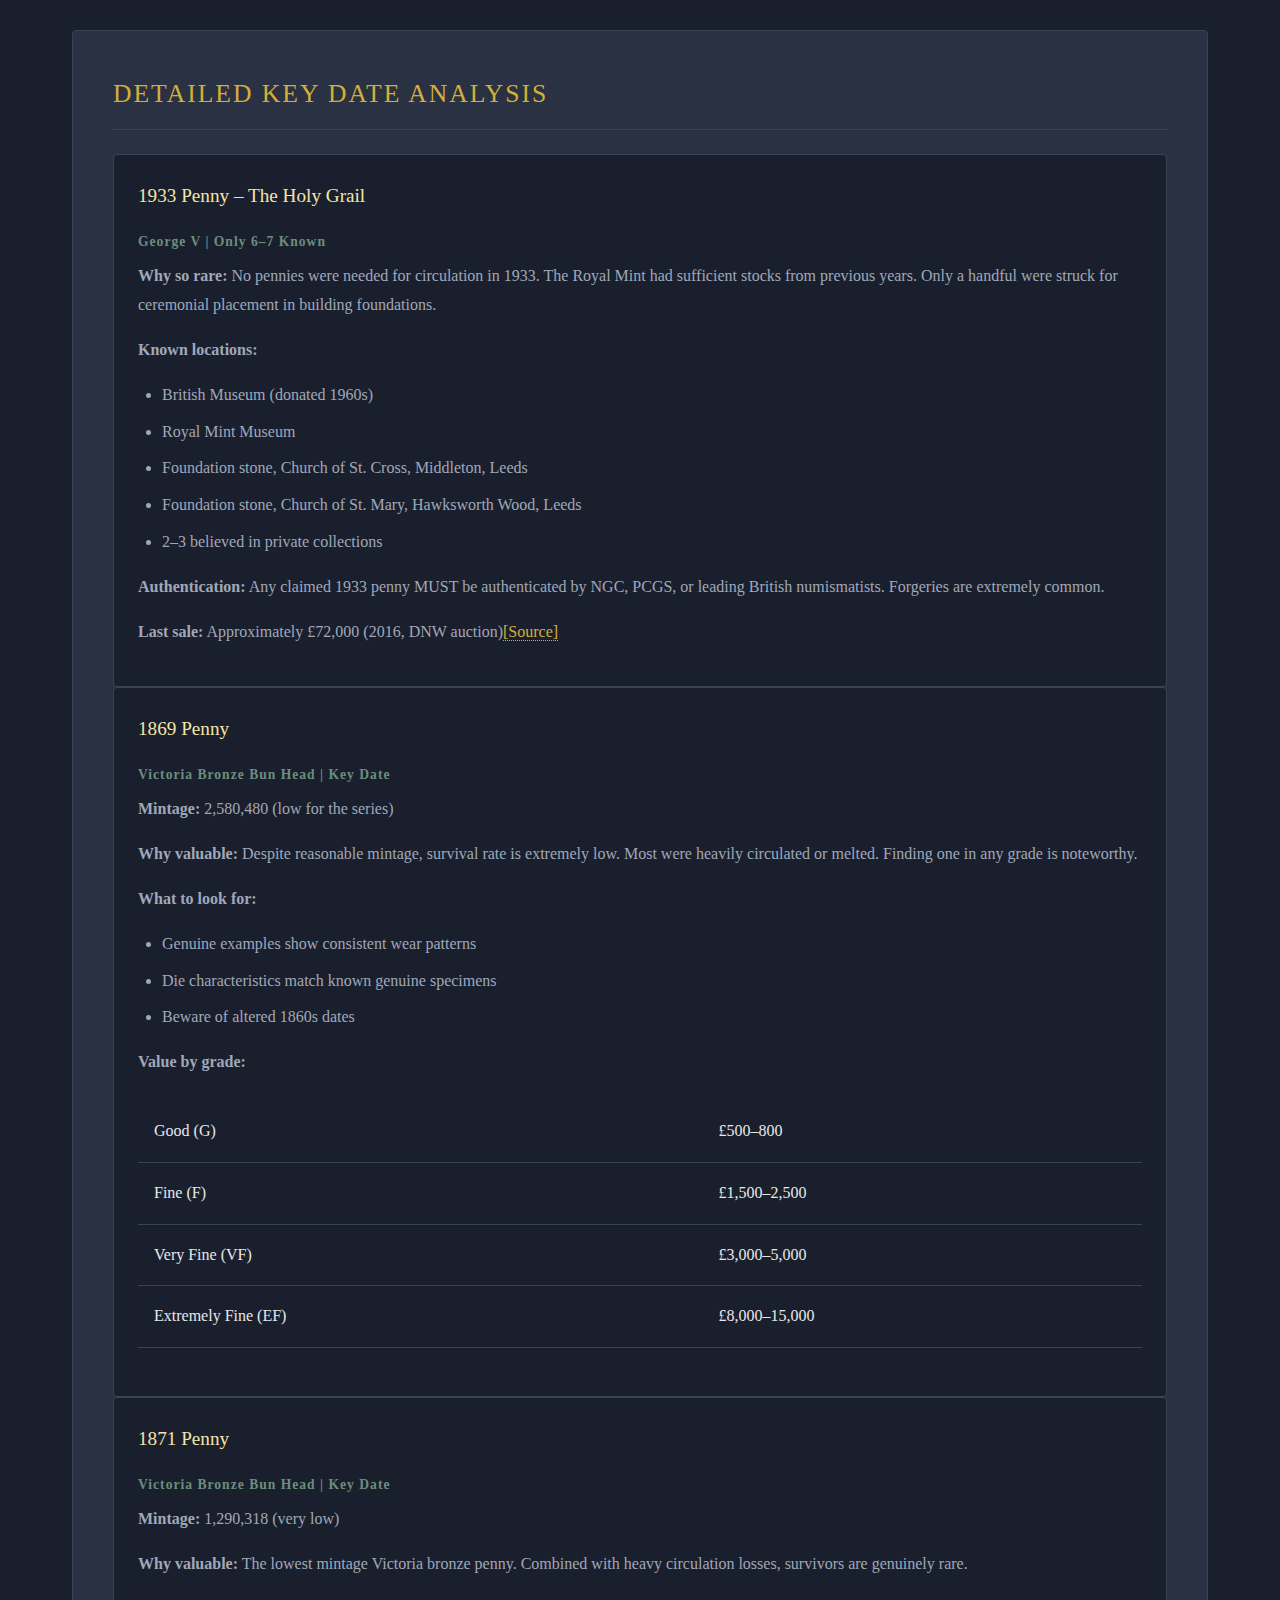
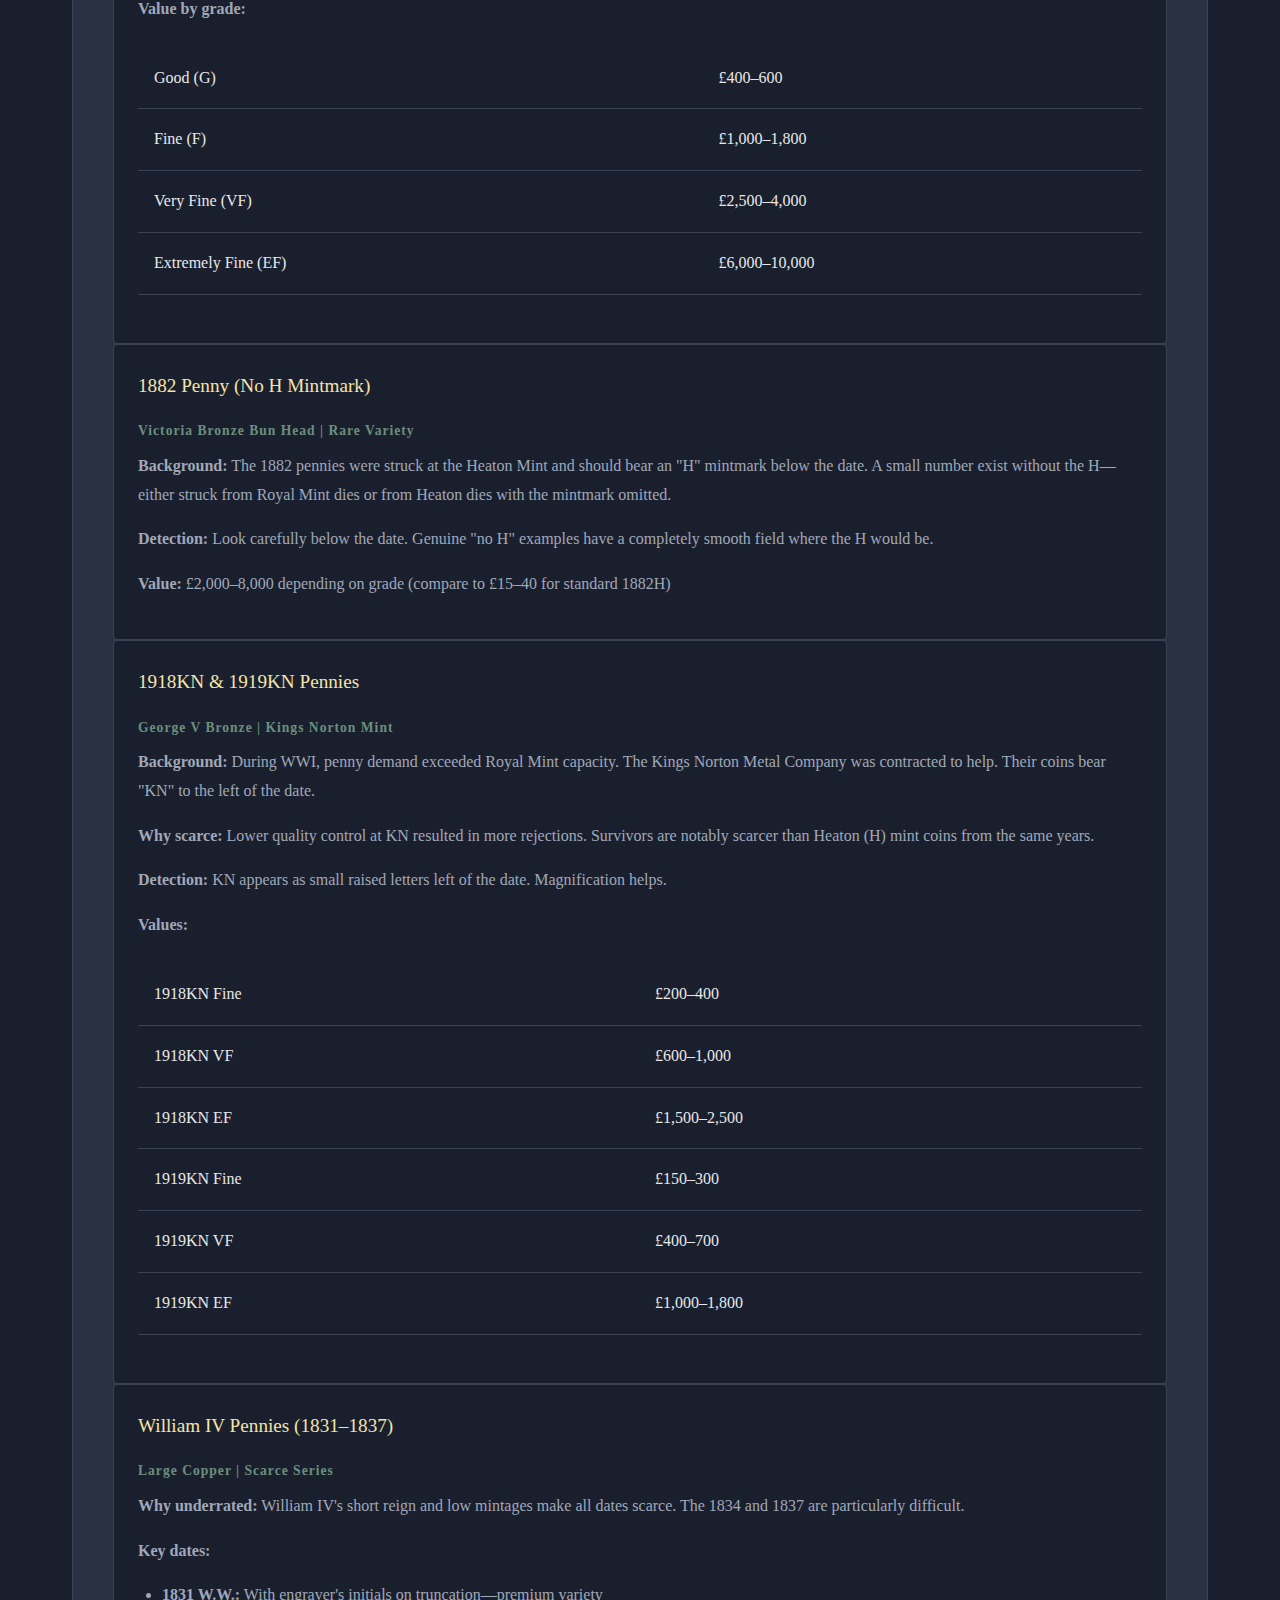
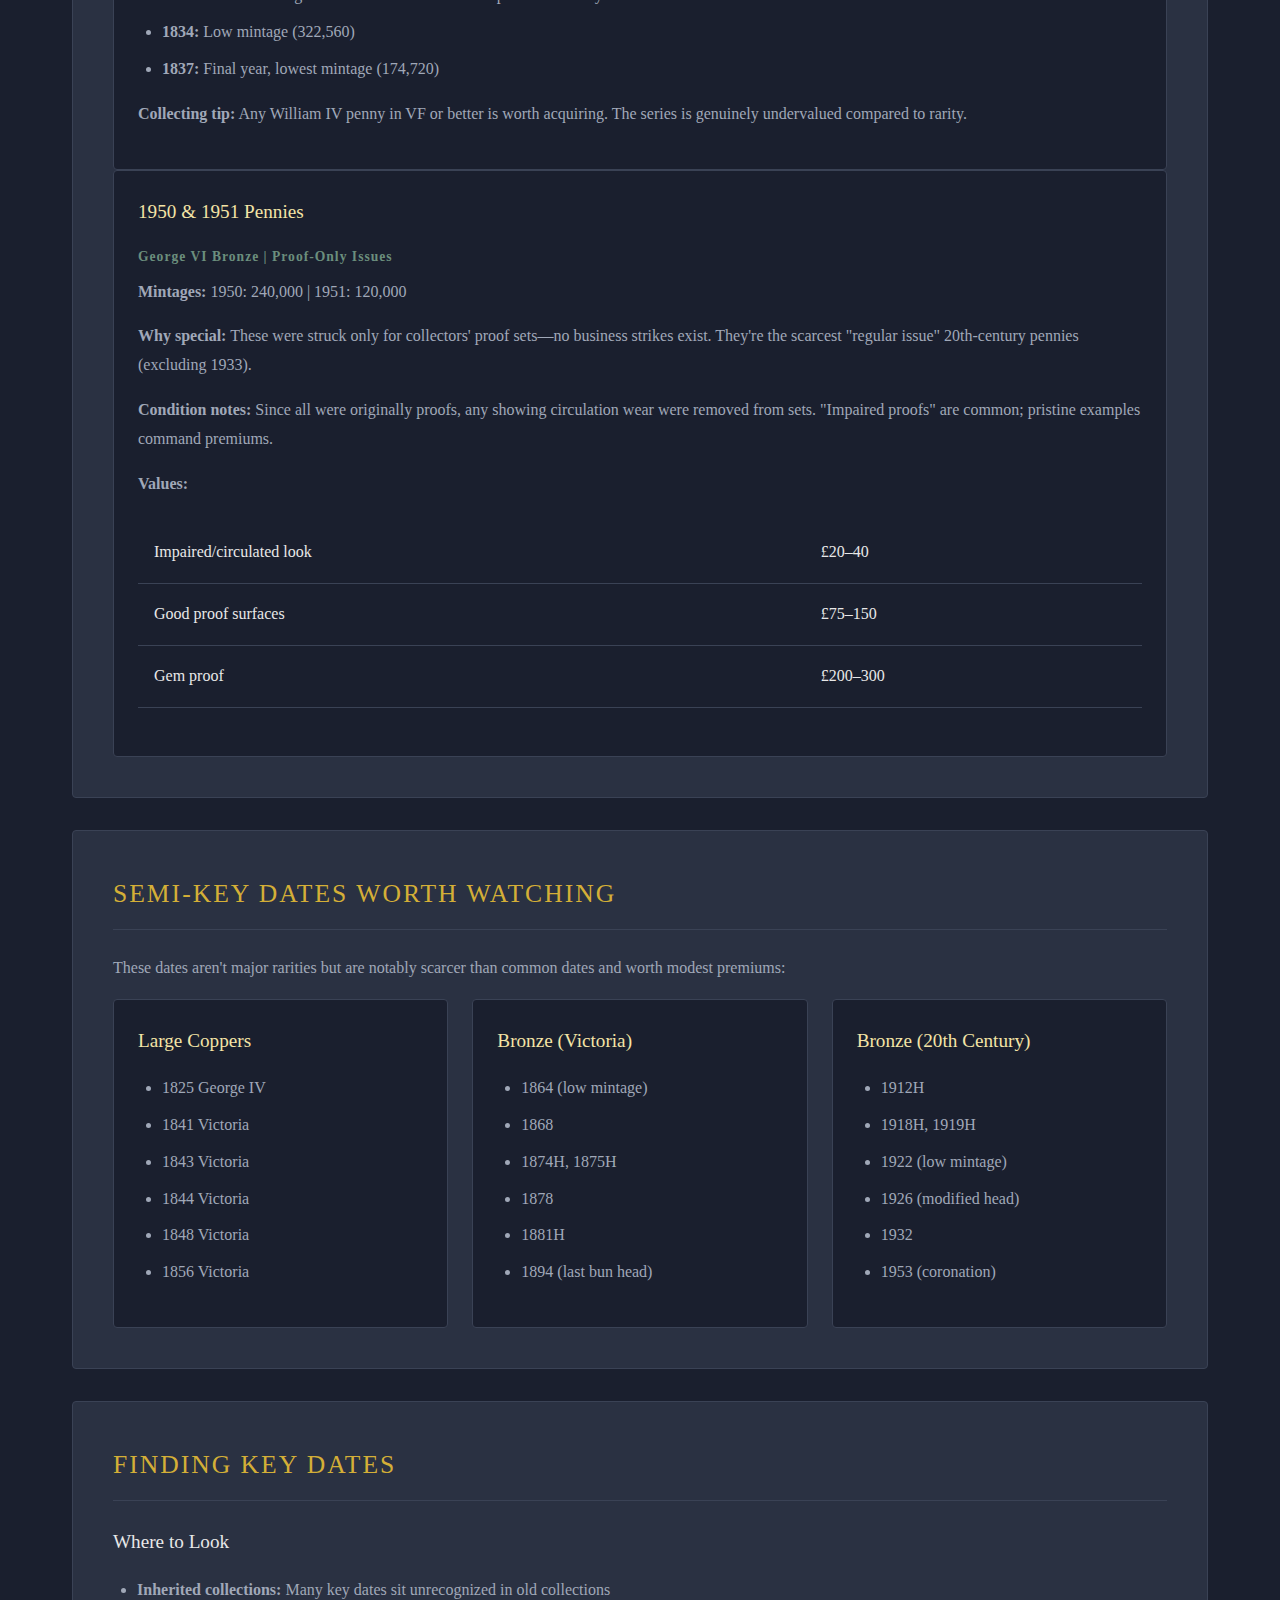
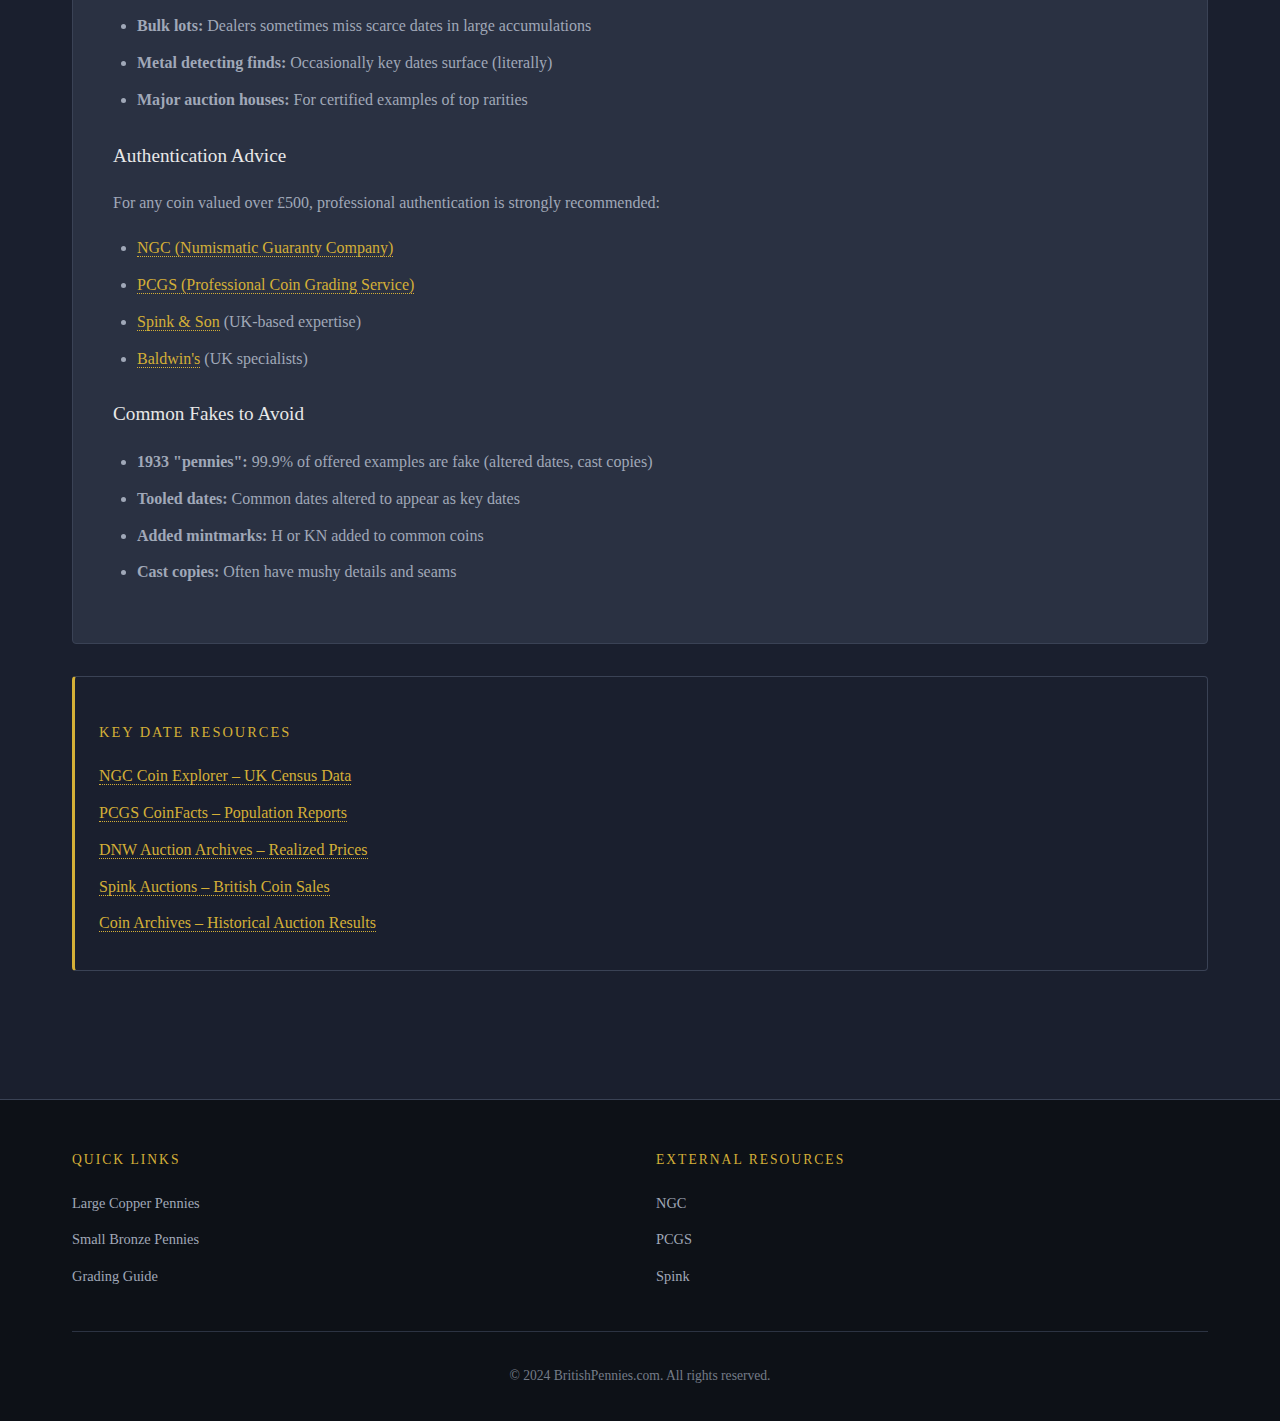
<file: pages/key-dates.html>
<!DOCTYPE html>
<html lang="en">
<head>
<!-- Google Tag Manager -->
<script>(function(w,d,s,l,i){w[l]=w[l]||[];w[l].push({'gtm.start':
new Date().getTime(),event:'gtm.js'});var f=d.getElementsByTagName(s)[0],
j=d.createElement(s),dl=l!='dataLayer'?'&l='+l:'';j.async=true;j.src=
'https://www.googletagmanager.com/gtm.js?id='+i+dl;f.parentNode.insertBefore(j,f);
})(window,document,'script','dataLayer','GTM-53X4SSN8');</script>
<!-- End Google Tag Manager -->
  <meta charset="UTF-8">
  <meta name="viewport" content="width=device-width, initial-scale=1.0">
  <meta name="description" content="Complete guide to key date British pennies. Rare dates, valuable varieties, and what to look for in your collection. 1933 penny, 1869, 1871, and more.">
  <title>Key Dates &amp; Rarities - British Pennies</title>
  <link rel="stylesheet" href="../css/style.css">
  <link rel="canonical" href="https://britishpennies.com/pages/key-dates.html">
</head>
<body>
<!-- Google Tag Manager (noscript) -->
<noscript><iframe src="https://www.googletagmanager.com/ns.html?id=GTM-53X4SSN8"
height="0" width="0" style="display:none;visibility:hidden"></iframe></noscript>
<!-- End Google Tag Manager (noscript) -->
  <header>
    <div class="container">
      <h1>British <span>Pennies</span></h1>
      <p class="tagline">Key Dates &amp; Rarities</p>
    </div>
  </header>

  <nav>
    <ul>
      <li><a href="../index.html">Home</a></li>
      <li><a href="large-pennies.html">Large Pennies</a></li>
      <li><a href="small-pennies.html">Small Pennies</a></li>
      <li><a href="key-dates.html" class="active">Key Dates &amp; Rarities</a></li>
      <li><a href="grading.html">Grading Guide</a></li>
      <li><a href="varieties.html">Varieties &amp; Errors</a></li>
      <li><a href="resources.html">Resources</a></li>
    </ul>
  </nav>

  <main>
    <section>
      <h2>Understanding Key Dates</h2>
      <p>A "key date" is a coin that is significantly harder to find than other dates in the same series, usually due to low mintage, melting, or historical circumstances. These coins command premium prices and are essential for completing collections.</p>

      <p>British pennies offer a fascinating range of rarities, from the legendary 1933 penny (of which only 6&ndash;7 exist) to more accessible scarce dates that can still be found with patience and knowledge.</p>
    </section>

    <section>
      <h2>The Top 10 Rarest British Pennies</h2>

      <table>
        <thead>
          <tr>
            <th>Rank</th>
            <th>Date</th>
            <th>Type</th>
            <th>Estimated Survivors</th>
            <th>Value Range</th>
          </tr>
        </thead>
        <tbody>
          <tr>
            <td>1</td>
            <td class="rarity-high">1933</td>
            <td>George V Bronze</td>
            <td>6&ndash;7</td>
            <td>&pound;100,000+</td>
          </tr>
          <tr>
            <td>2</td>
            <td class="rarity-high">1936 Edward VIII</td>
            <td>Pattern only</td>
            <td>&lt;10</td>
            <td>&pound;50,000+</td>
          </tr>
          <tr>
            <td>3</td>
            <td class="rarity-high">1869</td>
            <td>Victoria Bronze</td>
            <td>Few hundred</td>
            <td>&pound;3,000&ndash;15,000</td>
          </tr>
          <tr>
            <td>4</td>
            <td class="rarity-high">1871</td>
            <td>Victoria Bronze</td>
            <td>Few hundred</td>
            <td>&pound;2,000&ndash;10,000</td>
          </tr>
          <tr>
            <td>5</td>
            <td class="rarity-high">1882 (no H)</td>
            <td>Victoria Bronze</td>
            <td>Very few</td>
            <td>&pound;2,000&ndash;8,000</td>
          </tr>
          <tr>
            <td>6</td>
            <td class="rarity-high">1918KN</td>
            <td>George V Bronze</td>
            <td>Hundreds</td>
            <td>&pound;500&ndash;2,000</td>
          </tr>
          <tr>
            <td>7</td>
            <td class="rarity-high">1919KN</td>
            <td>George V Bronze</td>
            <td>Hundreds</td>
            <td>&pound;400&ndash;1,500</td>
          </tr>
          <tr>
            <td>8</td>
            <td class="rarity-high">1837</td>
            <td>William IV Copper</td>
            <td>Hundreds</td>
            <td>&pound;300&ndash;1,000</td>
          </tr>
          <tr>
            <td>9</td>
            <td class="rarity-high">1827</td>
            <td>George IV Copper</td>
            <td>Hundreds</td>
            <td>&pound;250&ndash;800</td>
          </tr>
          <tr>
            <td>10</td>
            <td class="rarity-medium">1950/1951</td>
            <td>George VI Bronze</td>
            <td>240K/120K</td>
            <td>&pound;30&ndash;150</td>
          </tr>
        </tbody>
      </table>
    </section>

    <section>
      <h2>Detailed Key Date Analysis</h2>

      <div class="card">
        <h3>1933 Penny &ndash; The Holy Grail</h3>
        <div class="date-range">George V | Only 6&ndash;7 Known</div>
        <p><strong>Why so rare:</strong> No pennies were needed for circulation in 1933. The Royal Mint had sufficient stocks from previous years. Only a handful were struck for ceremonial placement in building foundations.</p>
        <p><strong>Known locations:</strong></p>
        <ul>
          <li>British Museum (donated 1960s)</li>
          <li>Royal Mint Museum</li>
          <li>Foundation stone, Church of St. Cross, Middleton, Leeds</li>
          <li>Foundation stone, Church of St. Mary, Hawksworth Wood, Leeds</li>
          <li>2&ndash;3 believed in private collections</li>
        </ul>
        <p><strong>Authentication:</strong> Any claimed 1933 penny MUST be authenticated by NGC, PCGS, or leading British numismatists. Forgeries are extremely common.</p>
        <p><strong>Last sale:</strong> Approximately &pound;72,000 (2016, DNW auction)<a href="https://www.dnw.co.uk/" target="_blank" rel="noopener">[Source]</a></p>
      </div>

      <div class="card">
        <h3>1869 Penny</h3>
        <div class="date-range">Victoria Bronze Bun Head | Key Date</div>
        <p><strong>Mintage:</strong> 2,580,480 (low for the series)</p>
        <p><strong>Why valuable:</strong> Despite reasonable mintage, survival rate is extremely low. Most were heavily circulated or melted. Finding one in any grade is noteworthy.</p>
        <p><strong>What to look for:</strong></p>
        <ul>
          <li>Genuine examples show consistent wear patterns</li>
          <li>Die characteristics match known genuine specimens</li>
          <li>Beware of altered 1860s dates</li>
        </ul>
        <p><strong>Value by grade:</strong></p>
        <table>
          <tr><td>Good (G)</td><td>&pound;500&ndash;800</td></tr>
          <tr><td>Fine (F)</td><td>&pound;1,500&ndash;2,500</td></tr>
          <tr><td>Very Fine (VF)</td><td>&pound;3,000&ndash;5,000</td></tr>
          <tr><td>Extremely Fine (EF)</td><td>&pound;8,000&ndash;15,000</td></tr>
        </table>
      </div>

      <div class="card">
        <h3>1871 Penny</h3>
        <div class="date-range">Victoria Bronze Bun Head | Key Date</div>
        <p><strong>Mintage:</strong> 1,290,318 (very low)</p>
        <p><strong>Why valuable:</strong> The lowest mintage Victoria bronze penny. Combined with heavy circulation losses, survivors are genuinely rare.</p>
        <p><strong>Value by grade:</strong></p>
        <table>
          <tr><td>Good (G)</td><td>&pound;400&ndash;600</td></tr>
          <tr><td>Fine (F)</td><td>&pound;1,000&ndash;1,800</td></tr>
          <tr><td>Very Fine (VF)</td><td>&pound;2,500&ndash;4,000</td></tr>
          <tr><td>Extremely Fine (EF)</td><td>&pound;6,000&ndash;10,000</td></tr>
        </table>
      </div>

      <div class="card">
        <h3>1882 Penny (No H Mintmark)</h3>
        <div class="date-range">Victoria Bronze Bun Head | Rare Variety</div>
        <p><strong>Background:</strong> The 1882 pennies were struck at the Heaton Mint and should bear an "H" mintmark below the date. A small number exist without the H&mdash;either struck from Royal Mint dies or from Heaton dies with the mintmark omitted.</p>
        <p><strong>Detection:</strong> Look carefully below the date. Genuine "no H" examples have a completely smooth field where the H would be.</p>
        <p><strong>Value:</strong> &pound;2,000&ndash;8,000 depending on grade (compare to &pound;15&ndash;40 for standard 1882H)</p>
      </div>

      <div class="card">
        <h3>1918KN &amp; 1919KN Pennies</h3>
        <div class="date-range">George V Bronze | Kings Norton Mint</div>
        <p><strong>Background:</strong> During WWI, penny demand exceeded Royal Mint capacity. The Kings Norton Metal Company was contracted to help. Their coins bear "KN" to the left of the date.</p>
        <p><strong>Why scarce:</strong> Lower quality control at KN resulted in more rejections. Survivors are notably scarcer than Heaton (H) mint coins from the same years.</p>
        <p><strong>Detection:</strong> KN appears as small raised letters left of the date. Magnification helps.</p>
        <p><strong>Values:</strong></p>
        <table>
          <tr><td>1918KN Fine</td><td>&pound;200&ndash;400</td></tr>
          <tr><td>1918KN VF</td><td>&pound;600&ndash;1,000</td></tr>
          <tr><td>1918KN EF</td><td>&pound;1,500&ndash;2,500</td></tr>
          <tr><td>1919KN Fine</td><td>&pound;150&ndash;300</td></tr>
          <tr><td>1919KN VF</td><td>&pound;400&ndash;700</td></tr>
          <tr><td>1919KN EF</td><td>&pound;1,000&ndash;1,800</td></tr>
        </table>
      </div>

      <div class="card">
        <h3>William IV Pennies (1831&ndash;1837)</h3>
        <div class="date-range">Large Copper | Scarce Series</div>
        <p><strong>Why underrated:</strong> William IV's short reign and low mintages make all dates scarce. The 1834 and 1837 are particularly difficult.</p>
        <p><strong>Key dates:</strong></p>
        <ul>
          <li><strong>1831 W.W.:</strong> With engraver's initials on truncation&mdash;premium variety</li>
          <li><strong>1834:</strong> Low mintage (322,560)</li>
          <li><strong>1837:</strong> Final year, lowest mintage (174,720)</li>
        </ul>
        <p><strong>Collecting tip:</strong> Any William IV penny in VF or better is worth acquiring. The series is genuinely undervalued compared to rarity.</p>
      </div>

      <div class="card">
        <h3>1950 &amp; 1951 Pennies</h3>
        <div class="date-range">George VI Bronze | Proof-Only Issues</div>
        <p><strong>Mintages:</strong> 1950: 240,000 | 1951: 120,000</p>
        <p><strong>Why special:</strong> These were struck only for collectors' proof sets&mdash;no business strikes exist. They're the scarcest "regular issue" 20th-century pennies (excluding 1933).</p>
        <p><strong>Condition notes:</strong> Since all were originally proofs, any showing circulation wear were removed from sets. "Impaired proofs" are common; pristine examples command premiums.</p>
        <p><strong>Values:</strong></p>
        <table>
          <tr><td>Impaired/circulated look</td><td>&pound;20&ndash;40</td></tr>
          <tr><td>Good proof surfaces</td><td>&pound;75&ndash;150</td></tr>
          <tr><td>Gem proof</td><td>&pound;200&ndash;300</td></tr>
        </table>
      </div>
    </section>

    <section>
      <h2>Semi-Key Dates Worth Watching</h2>
      <p>These dates aren't major rarities but are notably scarcer than common dates and worth modest premiums:</p>

      <div class="grid-3">
        <div class="card">
          <h3>Large Coppers</h3>
          <ul>
            <li>1825 George IV</li>
            <li>1841 Victoria</li>
            <li>1843 Victoria</li>
            <li>1844 Victoria</li>
            <li>1848 Victoria</li>
            <li>1856 Victoria</li>
          </ul>
        </div>
        <div class="card">
          <h3>Bronze (Victoria)</h3>
          <ul>
            <li>1864 (low mintage)</li>
            <li>1868</li>
            <li>1874H, 1875H</li>
            <li>1878</li>
            <li>1881H</li>
            <li>1894 (last bun head)</li>
          </ul>
        </div>
        <div class="card">
          <h3>Bronze (20th Century)</h3>
          <ul>
            <li>1912H</li>
            <li>1918H, 1919H</li>
            <li>1922 (low mintage)</li>
            <li>1926 (modified head)</li>
            <li>1932</li>
            <li>1953 (coronation)</li>
          </ul>
        </div>
      </div>
    </section>

    <section>
      <h2>Finding Key Dates</h2>

      <h3>Where to Look</h3>
      <ul>
        <li><strong>Inherited collections:</strong> Many key dates sit unrecognized in old collections</li>
        <li><strong>Bulk lots:</strong> Dealers sometimes miss scarce dates in large accumulations</li>
        <li><strong>Metal detecting finds:</strong> Occasionally key dates surface (literally)</li>
        <li><strong>Major auction houses:</strong> For certified examples of top rarities</li>
      </ul>

      <h3>Authentication Advice</h3>
      <p>For any coin valued over &pound;500, professional authentication is strongly recommended:</p>
      <ul>
        <li><a href="https://www.ngccoin.com/" target="_blank" rel="noopener">NGC (Numismatic Guaranty Company)</a></li>
        <li><a href="https://www.pcgs.com/" target="_blank" rel="noopener">PCGS (Professional Coin Grading Service)</a></li>
        <li><a href="https://www.spink.com/" target="_blank" rel="noopener">Spink &amp; Son</a> (UK-based expertise)</li>
        <li><a href="https://www.baldwin.co.uk/" target="_blank" rel="noopener">Baldwin's</a> (UK specialists)</li>
      </ul>

      <h3>Common Fakes to Avoid</h3>
      <ul>
        <li><strong>1933 "pennies":</strong> 99.9% of offered examples are fake (altered dates, cast copies)</li>
        <li><strong>Tooled dates:</strong> Common dates altered to appear as key dates</li>
        <li><strong>Added mintmarks:</strong> H or KN added to common coins</li>
        <li><strong>Cast copies:</strong> Often have mushy details and seams</li>
      </ul>
    </section>

    <section class="sources">
      <h4>Key Date Resources</h4>
      <ul>
        <li><a href="https://www.ngccoin.com/coin-explorer/united-kingdom/" target="_blank" rel="noopener">NGC Coin Explorer &ndash; UK Census Data</a></li>
        <li><a href="https://www.pcgs.com/coinfacts" target="_blank" rel="noopener">PCGS CoinFacts &ndash; Population Reports</a></li>
        <li><a href="https://www.dnw.co.uk/auction-archive/" target="_blank" rel="noopener">DNW Auction Archives &ndash; Realized Prices</a></li>
        <li><a href="https://www.spink.com/" target="_blank" rel="noopener">Spink Auctions &ndash; British Coin Sales</a></li>
        <li><a href="https://www.coinarchives.com/" target="_blank" rel="noopener">Coin Archives &ndash; Historical Auction Results</a></li>
      </ul>
    </section>
  </main>

  <footer>
    <div class="container">
      <div class="footer-grid">
        <div>
          <h4>Quick Links</h4>
          <ul>
            <li><a href="large-pennies.html">Large Copper Pennies</a></li>
            <li><a href="small-pennies.html">Small Bronze Pennies</a></li>
            <li><a href="grading.html">Grading Guide</a></li>
          </ul>
        </div>
        <div>
          <h4>External Resources</h4>
          <ul>
            <li><a href="https://www.ngccoin.com/" target="_blank" rel="noopener">NGC</a></li>
            <li><a href="https://www.pcgs.com/" target="_blank" rel="noopener">PCGS</a></li>
            <li><a href="https://www.spink.com/" target="_blank" rel="noopener">Spink</a></li>
          </ul>
        </div>
      </div>
      <div class="footer-bottom">
        <p>&copy; 2024 BritishPennies.com. All rights reserved.</p>
      </div>
    </div>
  </footer>
</body>
</html>
</file>
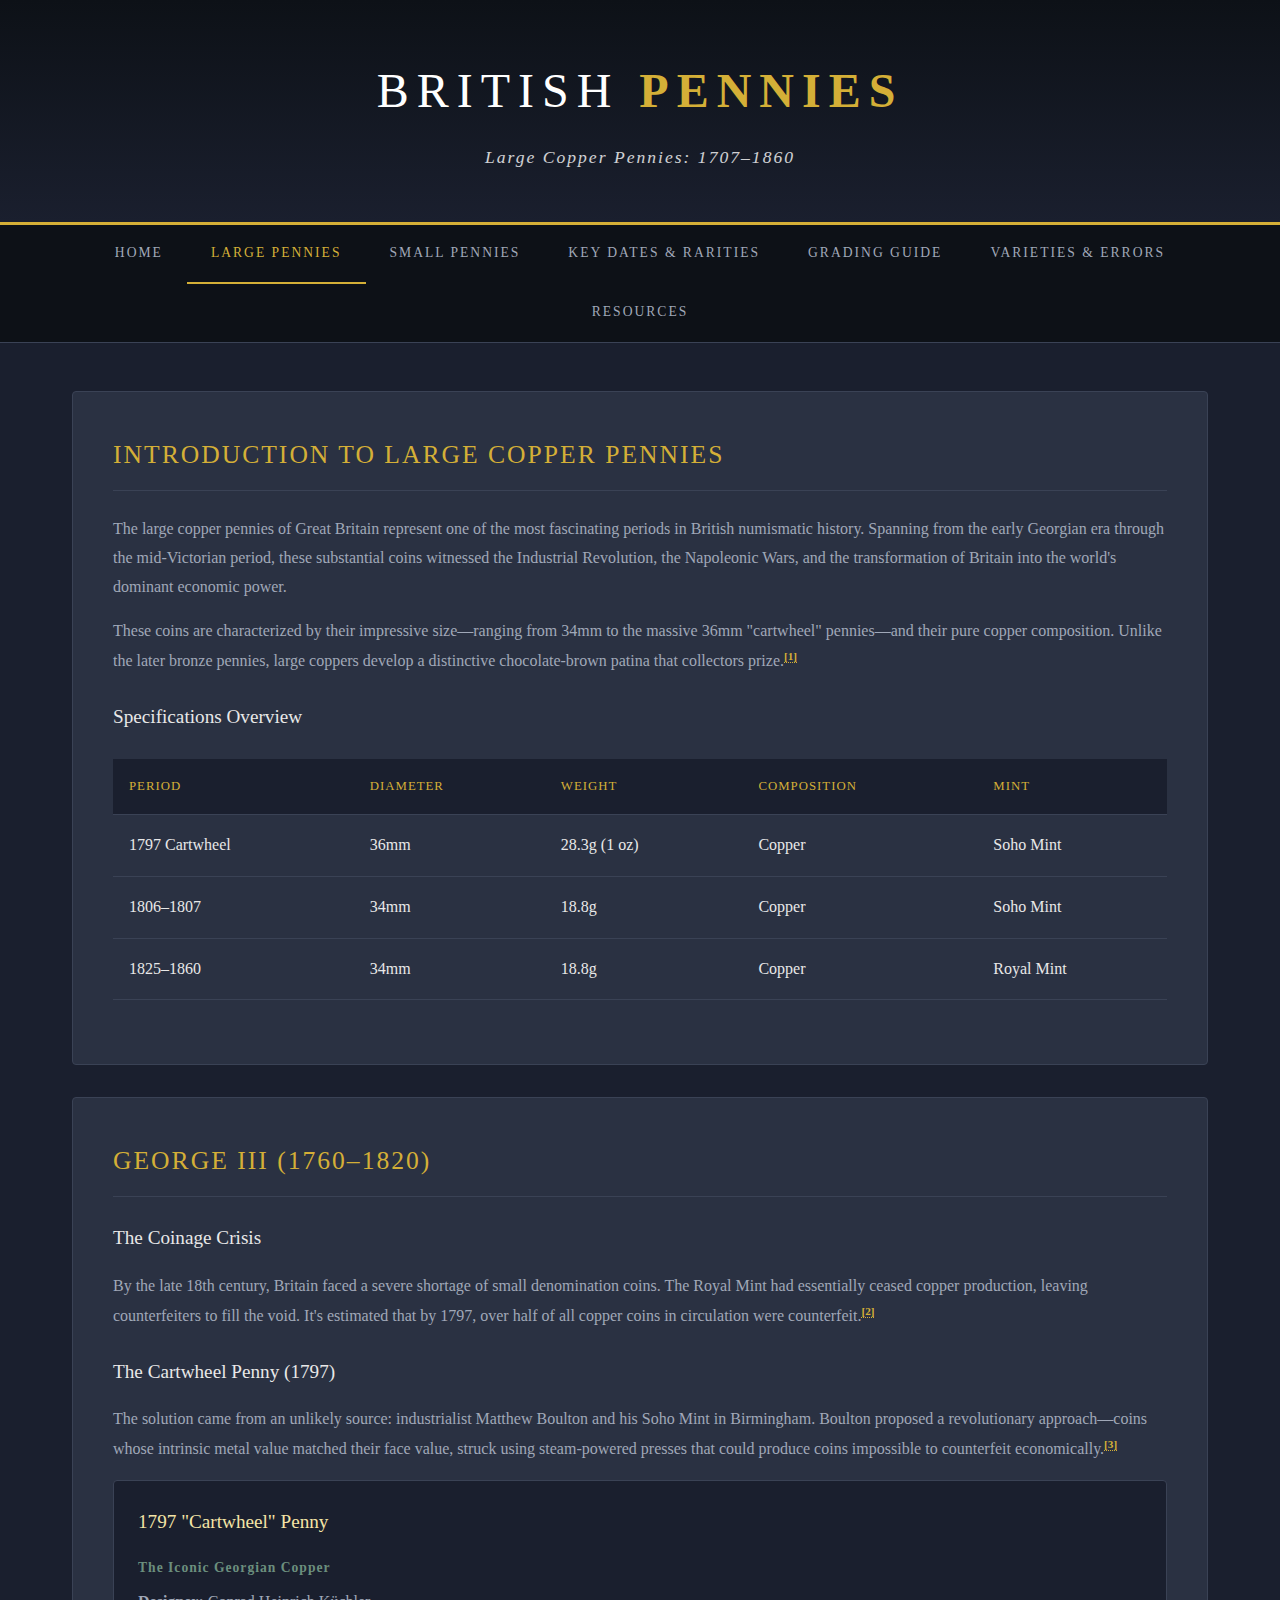
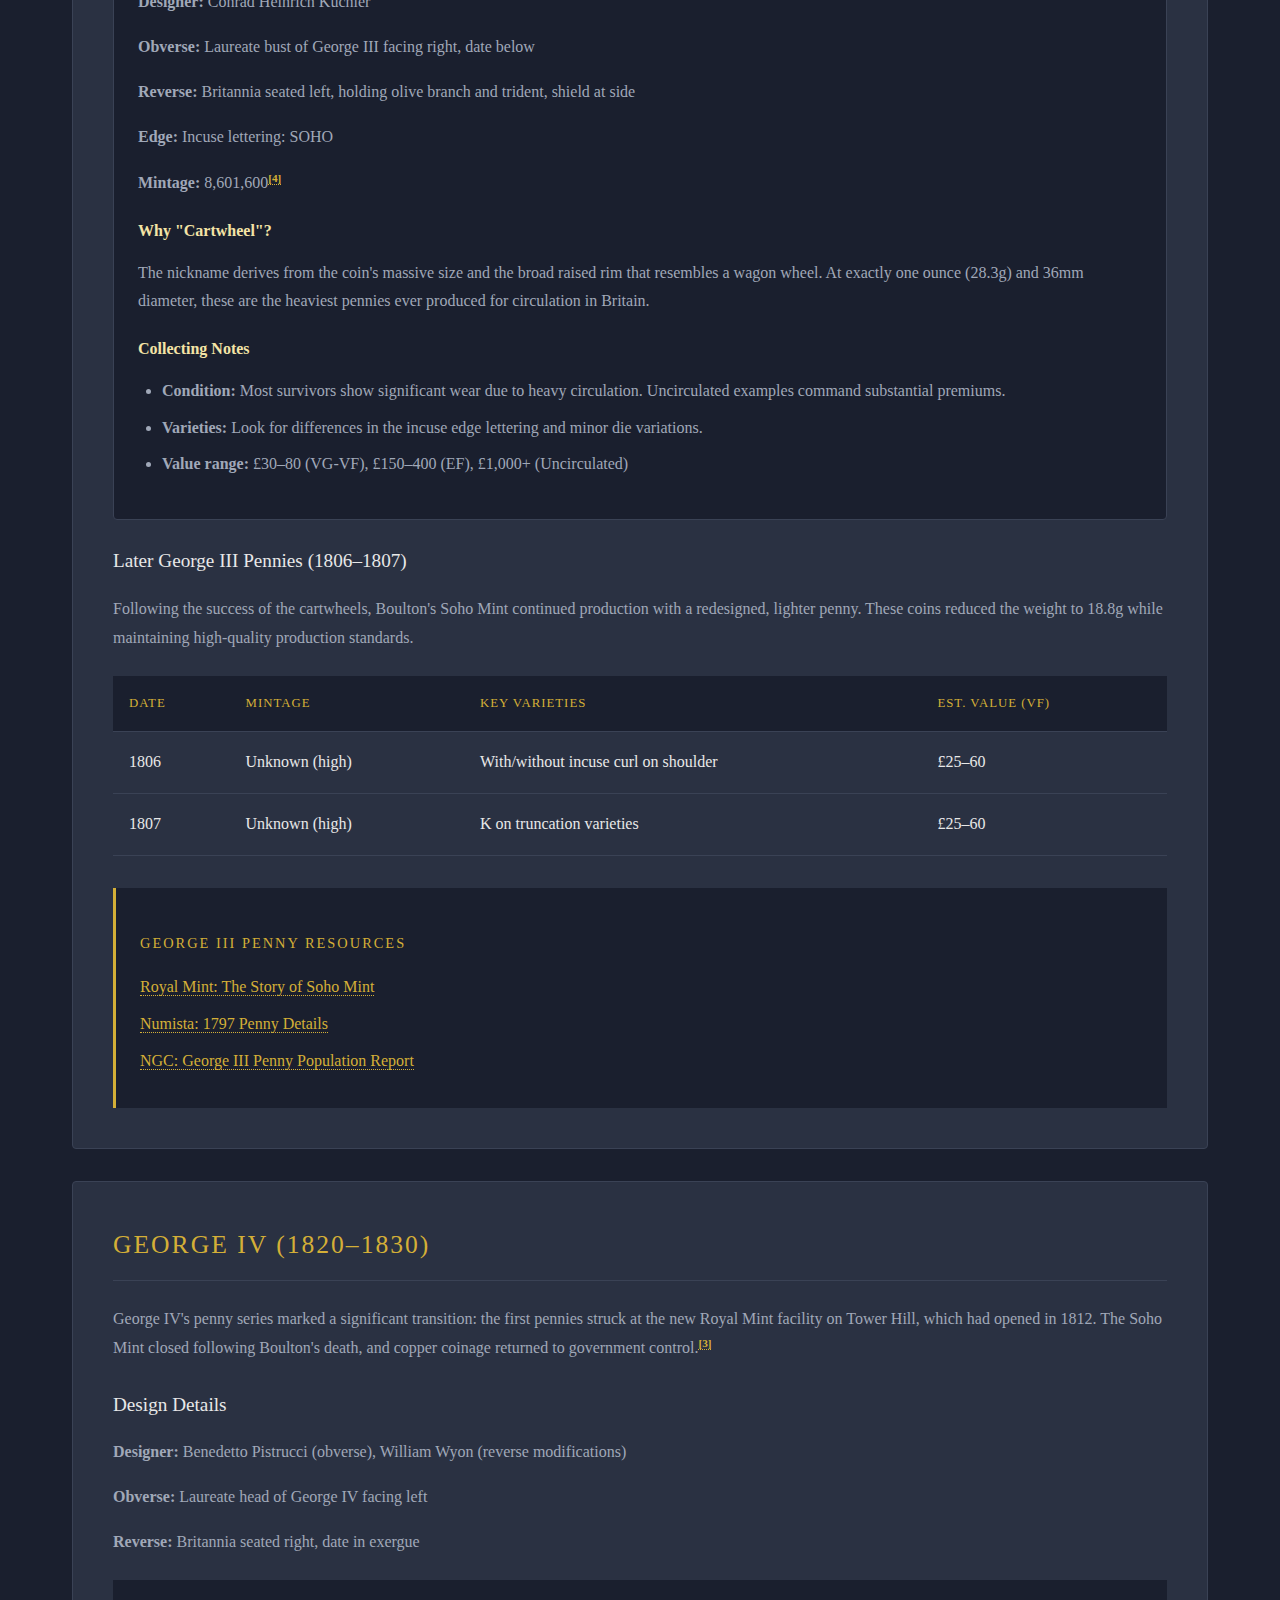
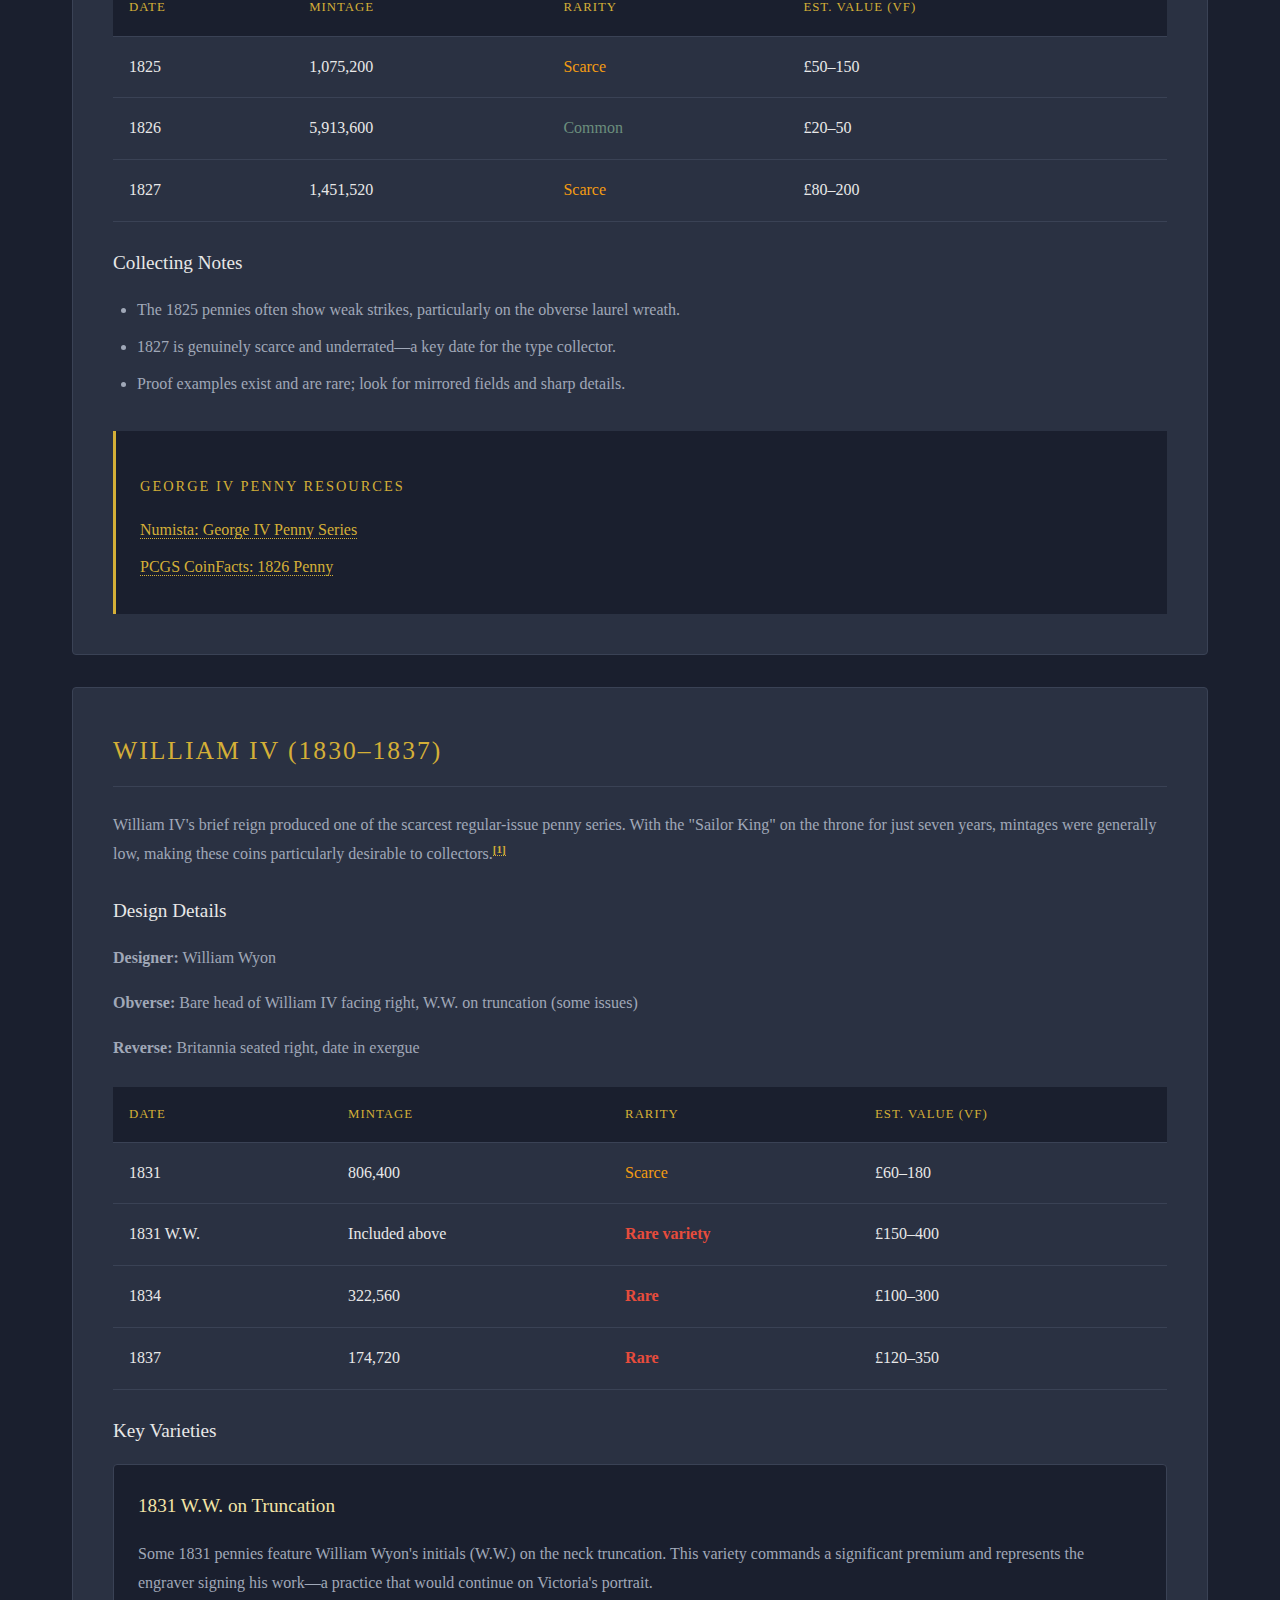
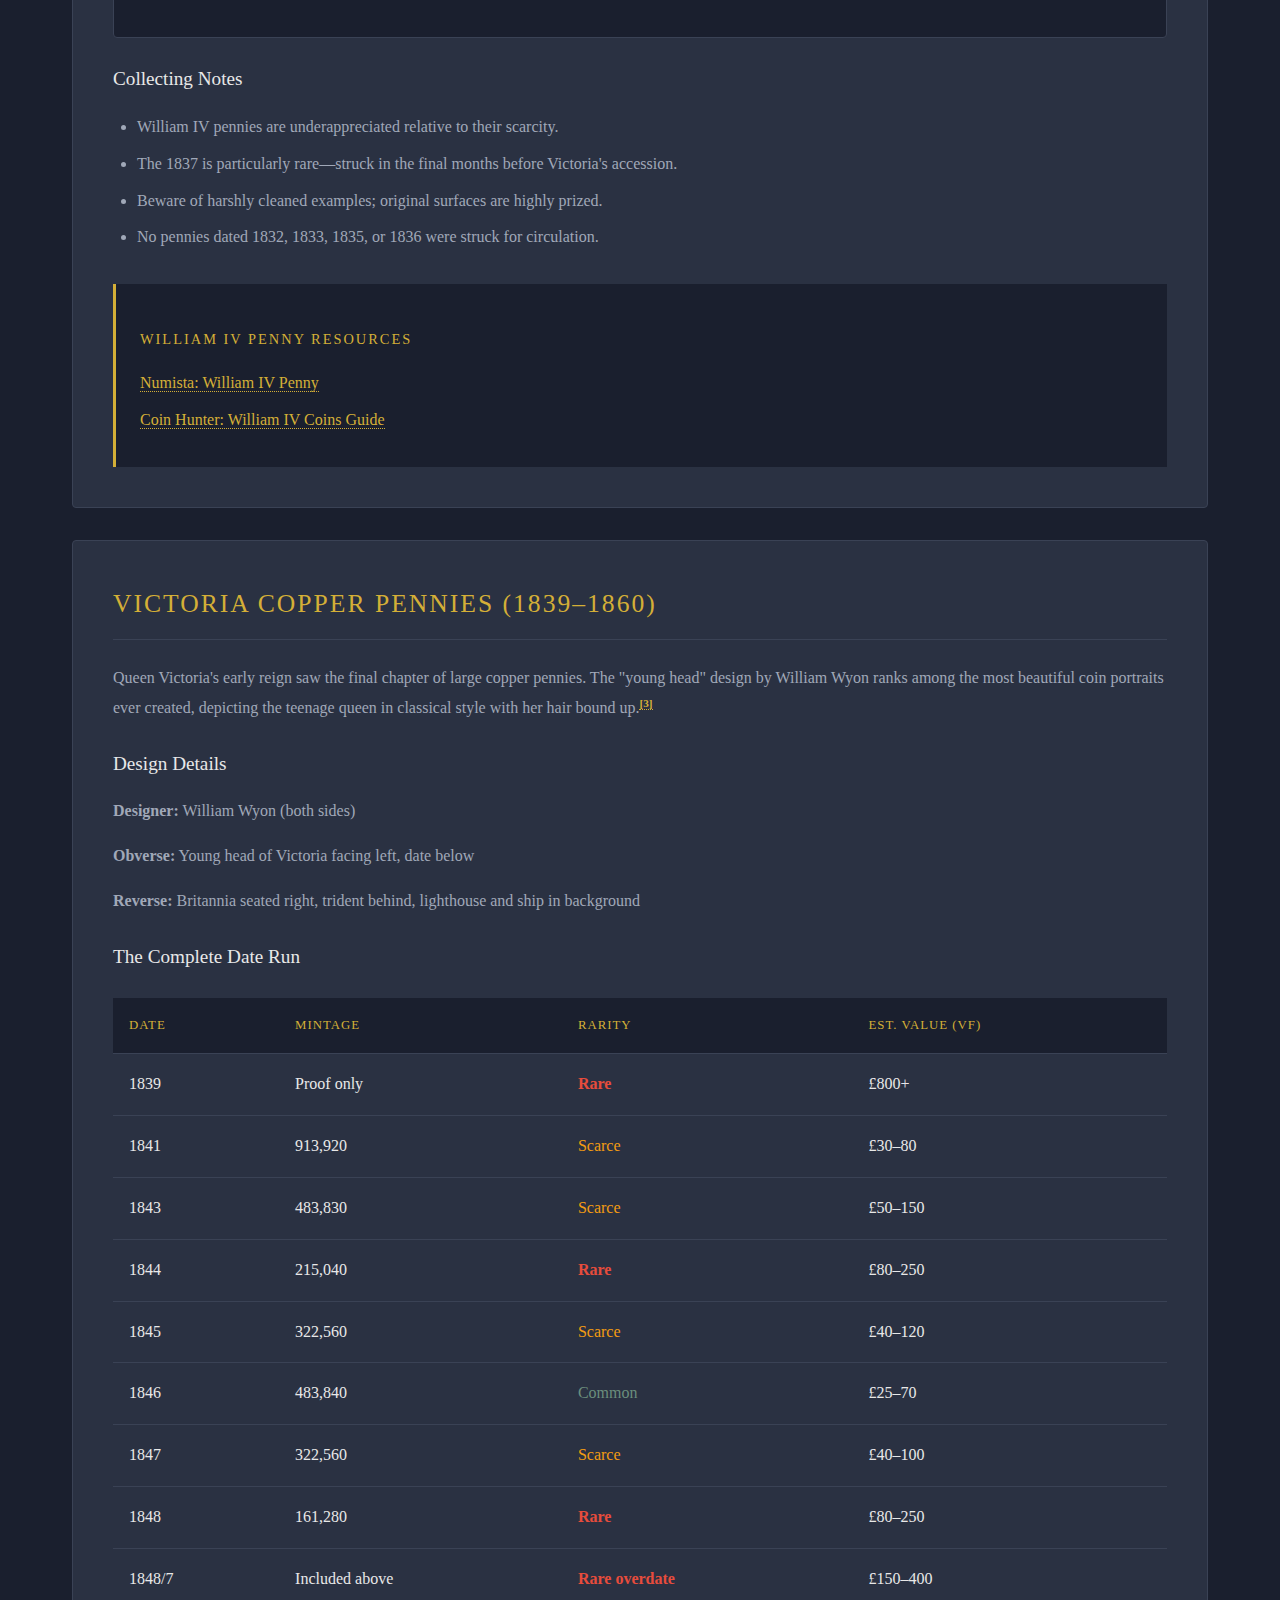
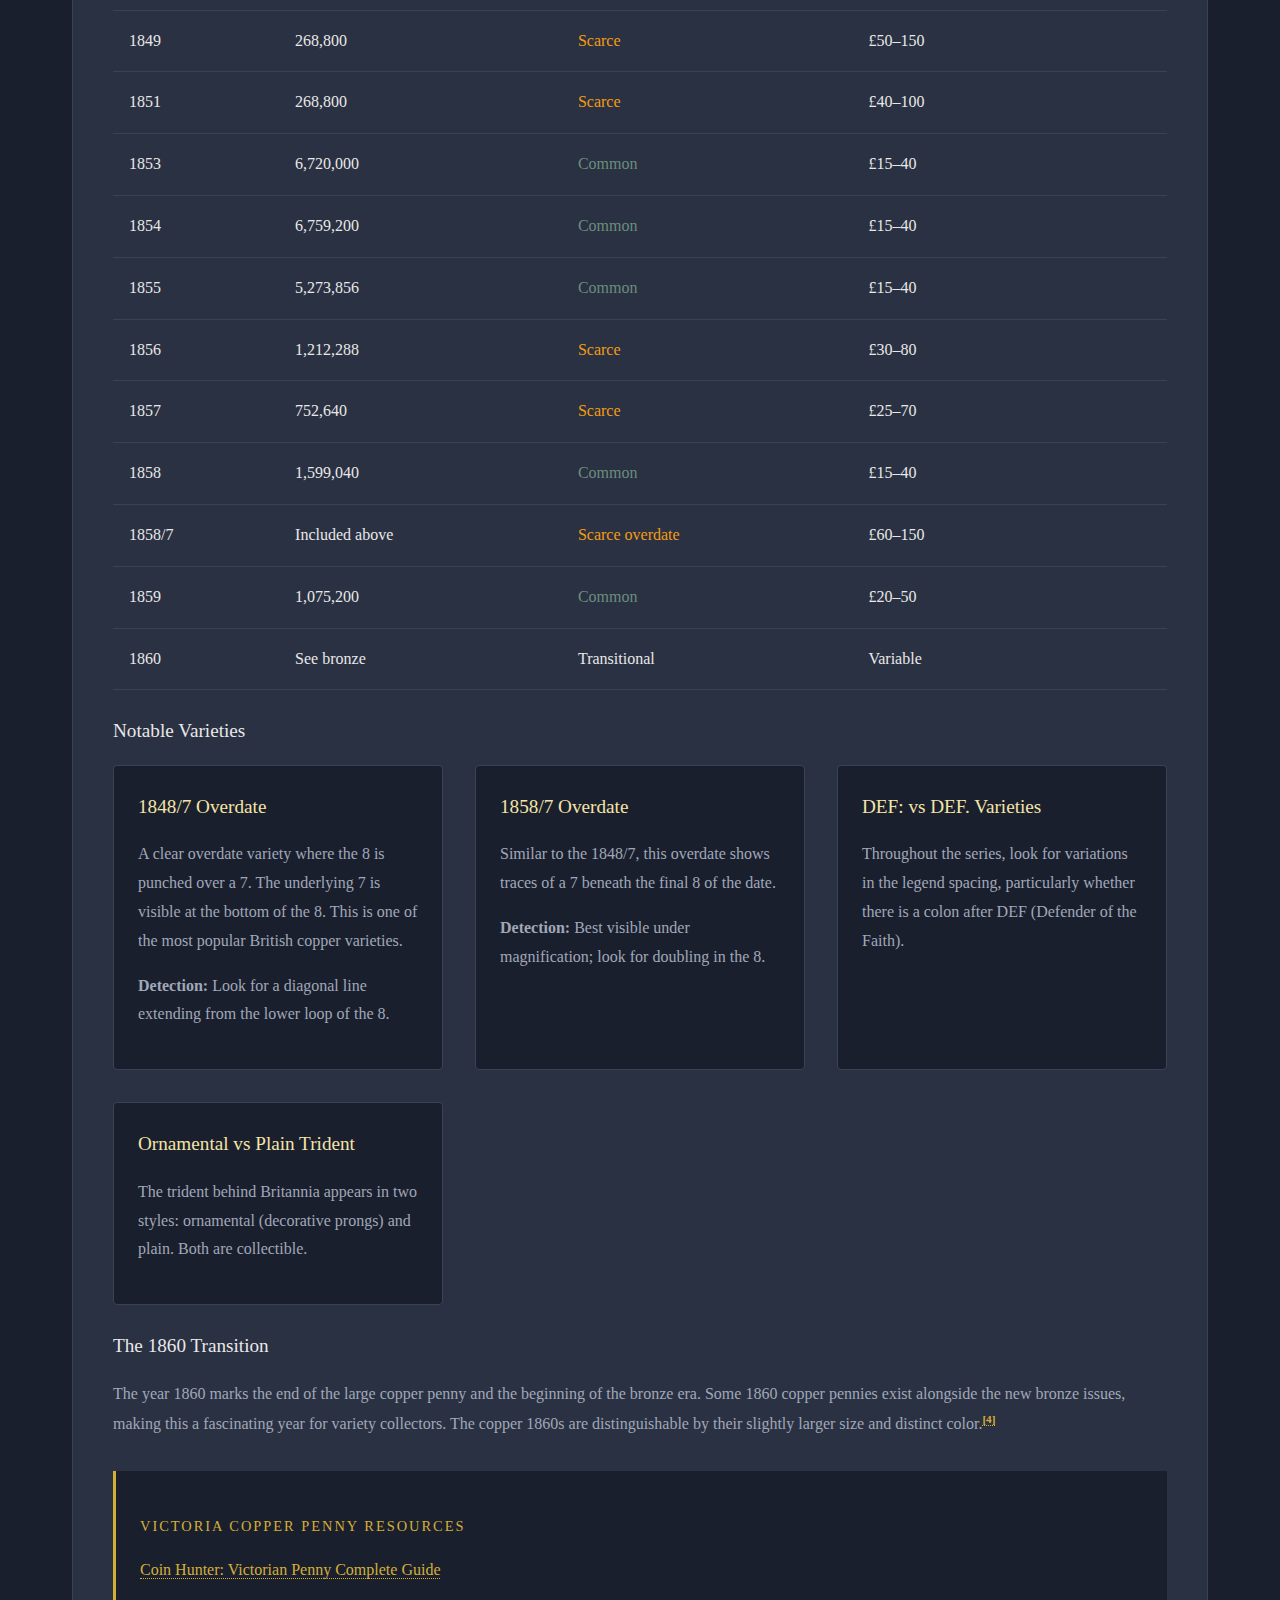
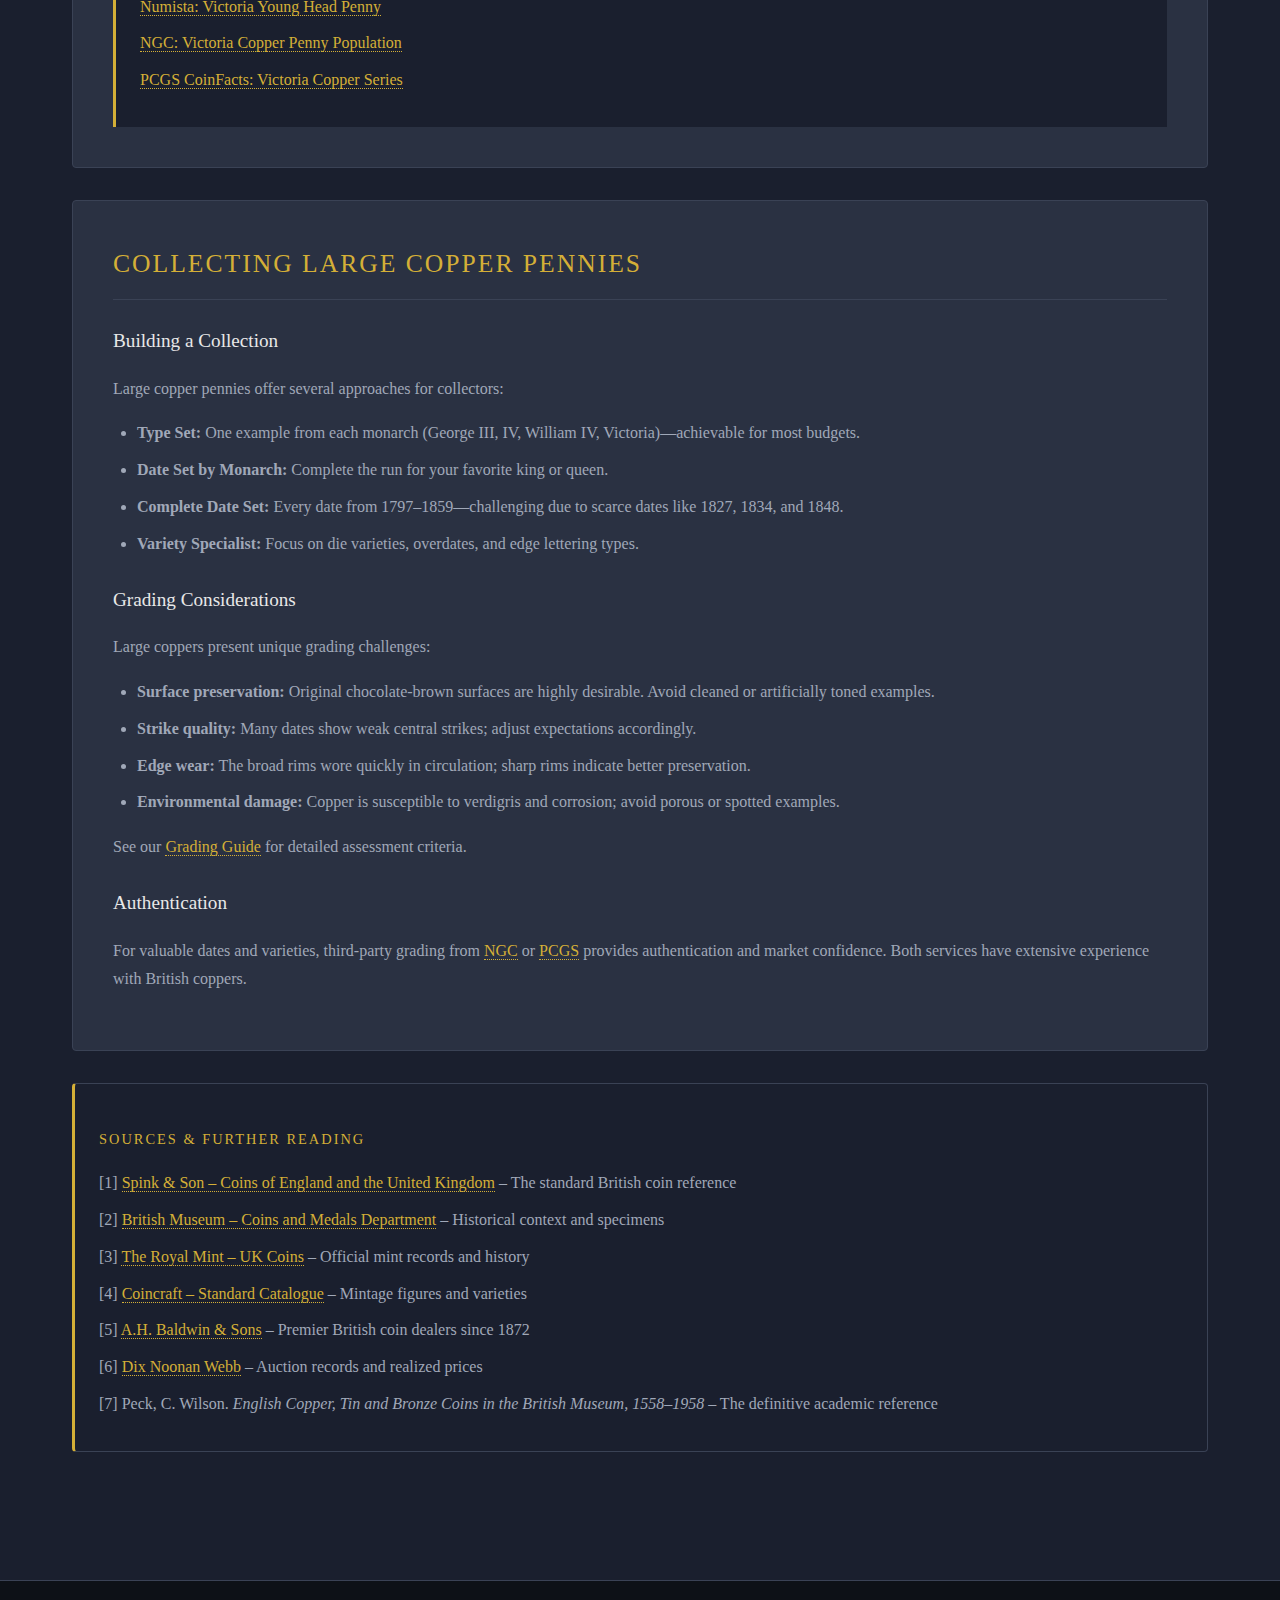
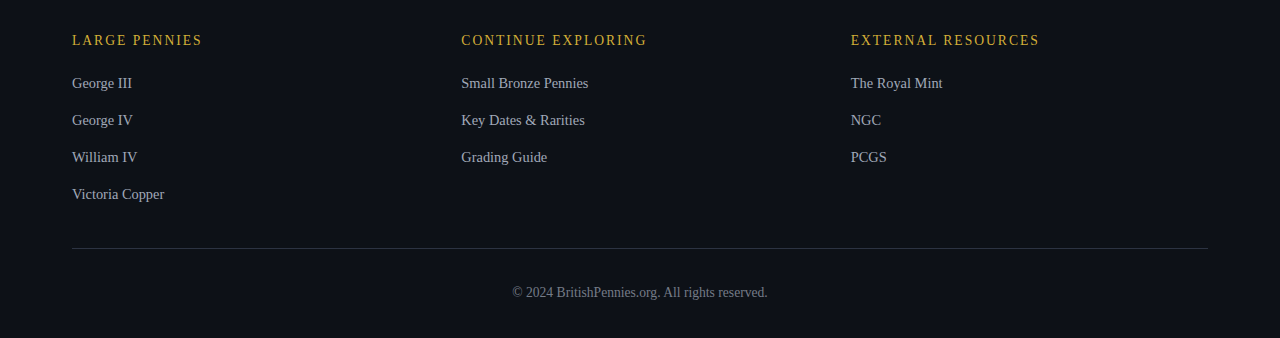
<file: pages/large-pennies.html>
<!DOCTYPE html>
<html lang="en">
<head>
<!-- Google Tag Manager -->
<script>(function(w,d,s,l,i){w[l]=w[l]||[];w[l].push({'gtm.start':
new Date().getTime(),event:'gtm.js'});var f=d.getElementsByTagName(s)[0],
j=d.createElement(s),dl=l!='dataLayer'?'&l='+l:'';j.async=true;j.src=
'https://www.googletagmanager.com/gtm.js?id='+i+dl;f.parentNode.insertBefore(j,f);
})(window,document,'script','dataLayer','GTM-53X4SSN8');</script>
<!-- End Google Tag Manager -->
  <meta charset="UTF-8">
  <meta name="viewport" content="width=device-width, initial-scale=1.0">
  <meta name="description" content="Complete guide to British large copper pennies 1707-1860. Covering George III cartwheel pennies, George IV, William IV, and early Victoria copper issues.">
  <title>Large Copper Pennies (1707-1860) - British Pennies</title>
  <link rel="stylesheet" href="../css/style.css">
  <link rel="canonical" href="https://britishpennies.org/pages/large-pennies.html">
</head>
<body>
<!-- Google Tag Manager (noscript) -->
<noscript><iframe src="https://www.googletagmanager.com/ns.html?id=GTM-53X4SSN8"
height="0" width="0" style="display:none;visibility:hidden"></iframe></noscript>
<!-- End Google Tag Manager (noscript) -->
  <header>
    <div class="container">
      <h1>British <span>Pennies</span></h1>
      <p class="tagline">Large Copper Pennies: 1707&ndash;1860</p>
    </div>
  </header>

  <nav>
    <ul>
      <li><a href="../index.html">Home</a></li>
      <li>
        <a href="large-pennies.html" class="active">Large Pennies</a>
        <div class="dropdown">
          <a href="#george-iii">George III (1760&ndash;1820)</a>
          <a href="#george-iv">George IV (1820&ndash;1830)</a>
          <a href="#william-iv">William IV (1830&ndash;1837)</a>
          <a href="#victoria-copper">Victoria Copper (1837&ndash;1860)</a>
        </div>
      </li>
      <li><a href="small-pennies.html">Small Pennies</a></li>
      <li><a href="key-dates.html">Key Dates &amp; Rarities</a></li>
      <li><a href="grading.html">Grading Guide</a></li>
      <li><a href="varieties.html">Varieties &amp; Errors</a></li>
      <li><a href="resources.html">Resources</a></li>
    </ul>
  </nav>

  <main>
    <section>
      <h2>Introduction to Large Copper Pennies</h2>
      <p>The large copper pennies of Great Britain represent one of the most fascinating periods in British numismatic history. Spanning from the early Georgian era through the mid-Victorian period, these substantial coins witnessed the Industrial Revolution, the Napoleonic Wars, and the transformation of Britain into the world's dominant economic power.</p>

      <p>These coins are characterized by their impressive size&mdash;ranging from 34mm to the massive 36mm "cartwheel" pennies&mdash;and their pure copper composition. Unlike the later bronze pennies, large coppers develop a distinctive chocolate-brown patina that collectors prize.<a href="#ref-spink" class="cite">[1]</a></p>

      <h3>Specifications Overview</h3>
      <table>
        <thead>
          <tr>
            <th>Period</th>
            <th>Diameter</th>
            <th>Weight</th>
            <th>Composition</th>
            <th>Mint</th>
          </tr>
        </thead>
        <tbody>
          <tr>
            <td>1797 Cartwheel</td>
            <td>36mm</td>
            <td>28.3g (1 oz)</td>
            <td>Copper</td>
            <td>Soho Mint</td>
          </tr>
          <tr>
            <td>1806&ndash;1807</td>
            <td>34mm</td>
            <td>18.8g</td>
            <td>Copper</td>
            <td>Soho Mint</td>
          </tr>
          <tr>
            <td>1825&ndash;1860</td>
            <td>34mm</td>
            <td>18.8g</td>
            <td>Copper</td>
            <td>Royal Mint</td>
          </tr>
        </tbody>
      </table>
    </section>

    <section id="george-iii">
      <h2>George III (1760&ndash;1820)</h2>

      <h3>The Coinage Crisis</h3>
      <p>By the late 18th century, Britain faced a severe shortage of small denomination coins. The Royal Mint had essentially ceased copper production, leaving counterfeiters to fill the void. It's estimated that by 1797, over half of all copper coins in circulation were counterfeit.<a href="#ref-bm" class="cite">[2]</a></p>

      <h3>The Cartwheel Penny (1797)</h3>
      <p>The solution came from an unlikely source: industrialist Matthew Boulton and his Soho Mint in Birmingham. Boulton proposed a revolutionary approach&mdash;coins whose intrinsic metal value matched their face value, struck using steam-powered presses that could produce coins impossible to counterfeit economically.<a href="#ref-rm" class="cite">[3]</a></p>

      <div class="card">
        <h3>1797 "Cartwheel" Penny</h3>
        <div class="date-range">The Iconic Georgian Copper</div>
        <p><strong>Designer:</strong> Conrad Heinrich K&uuml;chler</p>
        <p><strong>Obverse:</strong> Laureate bust of George III facing right, date below</p>
        <p><strong>Reverse:</strong> Britannia seated left, holding olive branch and trident, shield at side</p>
        <p><strong>Edge:</strong> Incuse lettering: SOHO</p>
        <p><strong>Mintage:</strong> 8,601,600<a href="#ref-coincraft" class="cite">[4]</a></p>

        <h4>Why "Cartwheel"?</h4>
        <p>The nickname derives from the coin's massive size and the broad raised rim that resembles a wagon wheel. At exactly one ounce (28.3g) and 36mm diameter, these are the heaviest pennies ever produced for circulation in Britain.</p>

        <h4>Collecting Notes</h4>
        <ul>
          <li><strong>Condition:</strong> Most survivors show significant wear due to heavy circulation. Uncirculated examples command substantial premiums.</li>
          <li><strong>Varieties:</strong> Look for differences in the incuse edge lettering and minor die variations.</li>
          <li><strong>Value range:</strong> &pound;30&ndash;80 (VG-VF), &pound;150&ndash;400 (EF), &pound;1,000+ (Uncirculated)</li>
        </ul>
      </div>

      <h3>Later George III Pennies (1806&ndash;1807)</h3>
      <p>Following the success of the cartwheels, Boulton's Soho Mint continued production with a redesigned, lighter penny. These coins reduced the weight to 18.8g while maintaining high-quality production standards.</p>

      <table>
        <thead>
          <tr>
            <th>Date</th>
            <th>Mintage</th>
            <th>Key Varieties</th>
            <th>Est. Value (VF)</th>
          </tr>
        </thead>
        <tbody>
          <tr>
            <td>1806</td>
            <td>Unknown (high)</td>
            <td>With/without incuse curl on shoulder</td>
            <td>&pound;25&ndash;60</td>
          </tr>
          <tr>
            <td>1807</td>
            <td>Unknown (high)</td>
            <td>K on truncation varieties</td>
            <td>&pound;25&ndash;60</td>
          </tr>
        </tbody>
      </table>

      <div class="sources">
        <h4>George III Penny Resources</h4>
        <ul>
          <li><a href="https://www.royalmint.com/discover/uk-coins/the-story-of-soho-mint/" target="_blank" rel="noopener">Royal Mint: The Story of Soho Mint</a></li>
          <li><a href="https://en.numista.com/catalogue/pieces1212.html" target="_blank" rel="noopener">Numista: 1797 Penny Details</a></li>
          <li><a href="https://www.ngccoin.com/coin-explorer/great-britain-penny-km-618-pn-1797-cuid-1071911" target="_blank" rel="noopener">NGC: George III Penny Population Report</a></li>
        </ul>
      </div>
    </section>

    <section id="george-iv">
      <h2>George IV (1820&ndash;1830)</h2>

      <p>George IV's penny series marked a significant transition: the first pennies struck at the new Royal Mint facility on Tower Hill, which had opened in 1812. The Soho Mint closed following Boulton's death, and copper coinage returned to government control.<a href="#ref-rm" class="cite">[3]</a></p>

      <h3>Design Details</h3>
      <p><strong>Designer:</strong> Benedetto Pistrucci (obverse), William Wyon (reverse modifications)</p>
      <p><strong>Obverse:</strong> Laureate head of George IV facing left</p>
      <p><strong>Reverse:</strong> Britannia seated right, date in exergue</p>

      <table>
        <thead>
          <tr>
            <th>Date</th>
            <th>Mintage</th>
            <th>Rarity</th>
            <th>Est. Value (VF)</th>
          </tr>
        </thead>
        <tbody>
          <tr>
            <td>1825</td>
            <td>1,075,200</td>
            <td class="rarity-medium">Scarce</td>
            <td>&pound;50&ndash;150</td>
          </tr>
          <tr>
            <td>1826</td>
            <td>5,913,600</td>
            <td class="rarity-low">Common</td>
            <td>&pound;20&ndash;50</td>
          </tr>
          <tr>
            <td>1827</td>
            <td>1,451,520</td>
            <td class="rarity-medium">Scarce</td>
            <td>&pound;80&ndash;200</td>
          </tr>
        </tbody>
      </table>

      <h3>Collecting Notes</h3>
      <ul>
        <li>The 1825 pennies often show weak strikes, particularly on the obverse laurel wreath.</li>
        <li>1827 is genuinely scarce and underrated&mdash;a key date for the type collector.</li>
        <li>Proof examples exist and are rare; look for mirrored fields and sharp details.</li>
      </ul>

      <div class="sources">
        <h4>George IV Penny Resources</h4>
        <ul>
          <li><a href="https://en.numista.com/catalogue/pieces9195.html" target="_blank" rel="noopener">Numista: George IV Penny Series</a></li>
          <li><a href="https://www.pcgs.com/coinfacts/coin/1826-1d-bn/39478" target="_blank" rel="noopener">PCGS CoinFacts: 1826 Penny</a></li>
        </ul>
      </div>
    </section>

    <section id="william-iv">
      <h2>William IV (1830&ndash;1837)</h2>

      <p>William IV's brief reign produced one of the scarcest regular-issue penny series. With the "Sailor King" on the throne for just seven years, mintages were generally low, making these coins particularly desirable to collectors.<a href="#ref-spink" class="cite">[1]</a></p>

      <h3>Design Details</h3>
      <p><strong>Designer:</strong> William Wyon</p>
      <p><strong>Obverse:</strong> Bare head of William IV facing right, W.W. on truncation (some issues)</p>
      <p><strong>Reverse:</strong> Britannia seated right, date in exergue</p>

      <table>
        <thead>
          <tr>
            <th>Date</th>
            <th>Mintage</th>
            <th>Rarity</th>
            <th>Est. Value (VF)</th>
          </tr>
        </thead>
        <tbody>
          <tr>
            <td>1831</td>
            <td>806,400</td>
            <td class="rarity-medium">Scarce</td>
            <td>&pound;60&ndash;180</td>
          </tr>
          <tr>
            <td>1831 W.W.</td>
            <td>Included above</td>
            <td class="rarity-high">Rare variety</td>
            <td>&pound;150&ndash;400</td>
          </tr>
          <tr>
            <td>1834</td>
            <td>322,560</td>
            <td class="rarity-high">Rare</td>
            <td>&pound;100&ndash;300</td>
          </tr>
          <tr>
            <td>1837</td>
            <td>174,720</td>
            <td class="rarity-high">Rare</td>
            <td>&pound;120&ndash;350</td>
          </tr>
        </tbody>
      </table>

      <h3>Key Varieties</h3>
      <div class="card">
        <h3>1831 W.W. on Truncation</h3>
        <p>Some 1831 pennies feature William Wyon's initials (W.W.) on the neck truncation. This variety commands a significant premium and represents the engraver signing his work&mdash;a practice that would continue on Victoria's portrait.</p>
      </div>

      <h3>Collecting Notes</h3>
      <ul>
        <li>William IV pennies are underappreciated relative to their scarcity.</li>
        <li>The 1837 is particularly rare&mdash;struck in the final months before Victoria's accession.</li>
        <li>Beware of harshly cleaned examples; original surfaces are highly prized.</li>
        <li>No pennies dated 1832, 1833, 1835, or 1836 were struck for circulation.</li>
      </ul>

      <div class="sources">
        <h4>William IV Penny Resources</h4>
        <ul>
          <li><a href="https://en.numista.com/catalogue/pieces13929.html" target="_blank" rel="noopener">Numista: William IV Penny</a></li>
          <li><a href="https://www.coinhunter.co.uk/william-iv-coins/" target="_blank" rel="noopener">Coin Hunter: William IV Coins Guide</a></li>
        </ul>
      </div>
    </section>

    <section id="victoria-copper">
      <h2>Victoria Copper Pennies (1839&ndash;1860)</h2>

      <p>Queen Victoria's early reign saw the final chapter of large copper pennies. The "young head" design by William Wyon ranks among the most beautiful coin portraits ever created, depicting the teenage queen in classical style with her hair bound up.<a href="#ref-rm" class="cite">[3]</a></p>

      <h3>Design Details</h3>
      <p><strong>Designer:</strong> William Wyon (both sides)</p>
      <p><strong>Obverse:</strong> Young head of Victoria facing left, date below</p>
      <p><strong>Reverse:</strong> Britannia seated right, trident behind, lighthouse and ship in background</p>

      <h3>The Complete Date Run</h3>
      <table>
        <thead>
          <tr>
            <th>Date</th>
            <th>Mintage</th>
            <th>Rarity</th>
            <th>Est. Value (VF)</th>
          </tr>
        </thead>
        <tbody>
          <tr>
            <td>1839</td>
            <td>Proof only</td>
            <td class="rarity-high">Rare</td>
            <td>&pound;800+</td>
          </tr>
          <tr>
            <td>1841</td>
            <td>913,920</td>
            <td class="rarity-medium">Scarce</td>
            <td>&pound;30&ndash;80</td>
          </tr>
          <tr>
            <td>1843</td>
            <td>483,830</td>
            <td class="rarity-medium">Scarce</td>
            <td>&pound;50&ndash;150</td>
          </tr>
          <tr>
            <td>1844</td>
            <td>215,040</td>
            <td class="rarity-high">Rare</td>
            <td>&pound;80&ndash;250</td>
          </tr>
          <tr>
            <td>1845</td>
            <td>322,560</td>
            <td class="rarity-medium">Scarce</td>
            <td>&pound;40&ndash;120</td>
          </tr>
          <tr>
            <td>1846</td>
            <td>483,840</td>
            <td class="rarity-low">Common</td>
            <td>&pound;25&ndash;70</td>
          </tr>
          <tr>
            <td>1847</td>
            <td>322,560</td>
            <td class="rarity-medium">Scarce</td>
            <td>&pound;40&ndash;100</td>
          </tr>
          <tr>
            <td>1848</td>
            <td>161,280</td>
            <td class="rarity-high">Rare</td>
            <td>&pound;80&ndash;250</td>
          </tr>
          <tr>
            <td>1848/7</td>
            <td>Included above</td>
            <td class="rarity-high">Rare overdate</td>
            <td>&pound;150&ndash;400</td>
          </tr>
          <tr>
            <td>1849</td>
            <td>268,800</td>
            <td class="rarity-medium">Scarce</td>
            <td>&pound;50&ndash;150</td>
          </tr>
          <tr>
            <td>1851</td>
            <td>268,800</td>
            <td class="rarity-medium">Scarce</td>
            <td>&pound;40&ndash;100</td>
          </tr>
          <tr>
            <td>1853</td>
            <td>6,720,000</td>
            <td class="rarity-low">Common</td>
            <td>&pound;15&ndash;40</td>
          </tr>
          <tr>
            <td>1854</td>
            <td>6,759,200</td>
            <td class="rarity-low">Common</td>
            <td>&pound;15&ndash;40</td>
          </tr>
          <tr>
            <td>1855</td>
            <td>5,273,856</td>
            <td class="rarity-low">Common</td>
            <td>&pound;15&ndash;40</td>
          </tr>
          <tr>
            <td>1856</td>
            <td>1,212,288</td>
            <td class="rarity-medium">Scarce</td>
            <td>&pound;30&ndash;80</td>
          </tr>
          <tr>
            <td>1857</td>
            <td>752,640</td>
            <td class="rarity-medium">Scarce</td>
            <td>&pound;25&ndash;70</td>
          </tr>
          <tr>
            <td>1858</td>
            <td>1,599,040</td>
            <td class="rarity-low">Common</td>
            <td>&pound;15&ndash;40</td>
          </tr>
          <tr>
            <td>1858/7</td>
            <td>Included above</td>
            <td class="rarity-medium">Scarce overdate</td>
            <td>&pound;60&ndash;150</td>
          </tr>
          <tr>
            <td>1859</td>
            <td>1,075,200</td>
            <td class="rarity-low">Common</td>
            <td>&pound;20&ndash;50</td>
          </tr>
          <tr>
            <td>1860</td>
            <td>See bronze</td>
            <td>Transitional</td>
            <td>Variable</td>
          </tr>
        </tbody>
      </table>

      <h3>Notable Varieties</h3>
      <div class="grid-2">
        <div class="card">
          <h3>1848/7 Overdate</h3>
          <p>A clear overdate variety where the 8 is punched over a 7. The underlying 7 is visible at the bottom of the 8. This is one of the most popular British copper varieties.</p>
          <p><strong>Detection:</strong> Look for a diagonal line extending from the lower loop of the 8.</p>
        </div>
        <div class="card">
          <h3>1858/7 Overdate</h3>
          <p>Similar to the 1848/7, this overdate shows traces of a 7 beneath the final 8 of the date.</p>
          <p><strong>Detection:</strong> Best visible under magnification; look for doubling in the 8.</p>
        </div>
        <div class="card">
          <h3>DEF: vs DEF. Varieties</h3>
          <p>Throughout the series, look for variations in the legend spacing, particularly whether there is a colon after DEF (Defender of the Faith).</p>
        </div>
        <div class="card">
          <h3>Ornamental vs Plain Trident</h3>
          <p>The trident behind Britannia appears in two styles: ornamental (decorative prongs) and plain. Both are collectible.</p>
        </div>
      </div>

      <h3>The 1860 Transition</h3>
      <p>The year 1860 marks the end of the large copper penny and the beginning of the bronze era. Some 1860 copper pennies exist alongside the new bronze issues, making this a fascinating year for variety collectors. The copper 1860s are distinguishable by their slightly larger size and distinct color.<a href="#ref-coincraft" class="cite">[4]</a></p>

      <div class="sources">
        <h4>Victoria Copper Penny Resources</h4>
        <ul>
          <li><a href="https://www.coinhunter.co.uk/victoria-coins/victorian-penny/" target="_blank" rel="noopener">Coin Hunter: Victorian Penny Complete Guide</a></li>
          <li><a href="https://en.numista.com/catalogue/pieces1259.html" target="_blank" rel="noopener">Numista: Victoria Young Head Penny</a></li>
          <li><a href="https://www.ngccoin.com/coin-explorer/great-britain-penny-km-739-pn-1841-to-1859-cuid-1186883" target="_blank" rel="noopener">NGC: Victoria Copper Penny Population</a></li>
          <li><a href="https://www.pcgs.com/coinfacts/category/great-britain-copper-penny-1839-1860/1336" target="_blank" rel="noopener">PCGS CoinFacts: Victoria Copper Series</a></li>
        </ul>
      </div>
    </section>

    <section>
      <h2>Collecting Large Copper Pennies</h2>

      <h3>Building a Collection</h3>
      <p>Large copper pennies offer several approaches for collectors:</p>

      <ul>
        <li><strong>Type Set:</strong> One example from each monarch (George III, IV, William IV, Victoria)&mdash;achievable for most budgets.</li>
        <li><strong>Date Set by Monarch:</strong> Complete the run for your favorite king or queen.</li>
        <li><strong>Complete Date Set:</strong> Every date from 1797&ndash;1859&mdash;challenging due to scarce dates like 1827, 1834, and 1848.</li>
        <li><strong>Variety Specialist:</strong> Focus on die varieties, overdates, and edge lettering types.</li>
      </ul>

      <h3>Grading Considerations</h3>
      <p>Large coppers present unique grading challenges:</p>
      <ul>
        <li><strong>Surface preservation:</strong> Original chocolate-brown surfaces are highly desirable. Avoid cleaned or artificially toned examples.</li>
        <li><strong>Strike quality:</strong> Many dates show weak central strikes; adjust expectations accordingly.</li>
        <li><strong>Edge wear:</strong> The broad rims wore quickly in circulation; sharp rims indicate better preservation.</li>
        <li><strong>Environmental damage:</strong> Copper is susceptible to verdigris and corrosion; avoid porous or spotted examples.</li>
      </ul>
      <p>See our <a href="grading.html">Grading Guide</a> for detailed assessment criteria.</p>

      <h3>Authentication</h3>
      <p>For valuable dates and varieties, third-party grading from <a href="https://www.ngccoin.com/" target="_blank" rel="noopener">NGC</a> or <a href="https://www.pcgs.com/" target="_blank" rel="noopener">PCGS</a> provides authentication and market confidence. Both services have extensive experience with British coppers.</p>
    </section>

    <section class="sources" id="references">
      <h4>Sources &amp; Further Reading</h4>
      <ul>
        <li id="ref-spink">[1] <a href="https://www.spink.com/" target="_blank" rel="noopener">Spink &amp; Son &ndash; Coins of England and the United Kingdom</a> &ndash; The standard British coin reference</li>
        <li id="ref-bm">[2] <a href="https://www.britishmuseum.org/collection" target="_blank" rel="noopener">British Museum &ndash; Coins and Medals Department</a> &ndash; Historical context and specimens</li>
        <li id="ref-rm">[3] <a href="https://www.royalmint.com/discover/uk-coins/" target="_blank" rel="noopener">The Royal Mint &ndash; UK Coins</a> &ndash; Official mint records and history</li>
        <li id="ref-coincraft">[4] <a href="https://www.coincraft.com/" target="_blank" rel="noopener">Coincraft &ndash; Standard Catalogue</a> &ndash; Mintage figures and varieties</li>
        <li>[5] <a href="https://www.baldwin.co.uk/" target="_blank" rel="noopener">A.H. Baldwin &amp; Sons</a> &ndash; Premier British coin dealers since 1872</li>
        <li>[6] <a href="https://www.dnw.co.uk/" target="_blank" rel="noopener">Dix Noonan Webb</a> &ndash; Auction records and realized prices</li>
        <li>[7] Peck, C. Wilson. <em>English Copper, Tin and Bronze Coins in the British Museum, 1558&ndash;1958</em> &ndash; The definitive academic reference</li>
      </ul>
    </section>
  </main>

  <footer>
    <div class="container">
      <div class="footer-grid">
        <div>
          <h4>Large Pennies</h4>
          <ul>
            <li><a href="#george-iii">George III</a></li>
            <li><a href="#george-iv">George IV</a></li>
            <li><a href="#william-iv">William IV</a></li>
            <li><a href="#victoria-copper">Victoria Copper</a></li>
          </ul>
        </div>
        <div>
          <h4>Continue Exploring</h4>
          <ul>
            <li><a href="small-pennies.html">Small Bronze Pennies</a></li>
            <li><a href="key-dates.html">Key Dates &amp; Rarities</a></li>
            <li><a href="grading.html">Grading Guide</a></li>
          </ul>
        </div>
        <div>
          <h4>External Resources</h4>
          <ul>
            <li><a href="https://www.royalmint.com/" target="_blank" rel="noopener">The Royal Mint</a></li>
            <li><a href="https://www.ngccoin.com/" target="_blank" rel="noopener">NGC</a></li>
            <li><a href="https://www.pcgs.com/" target="_blank" rel="noopener">PCGS</a></li>
          </ul>
        </div>
      </div>
      <div class="footer-bottom">
        <p>&copy; 2024 BritishPennies.org. All rights reserved.</p>
      </div>
    </div>
  </footer>
</body>
</html>
</file>
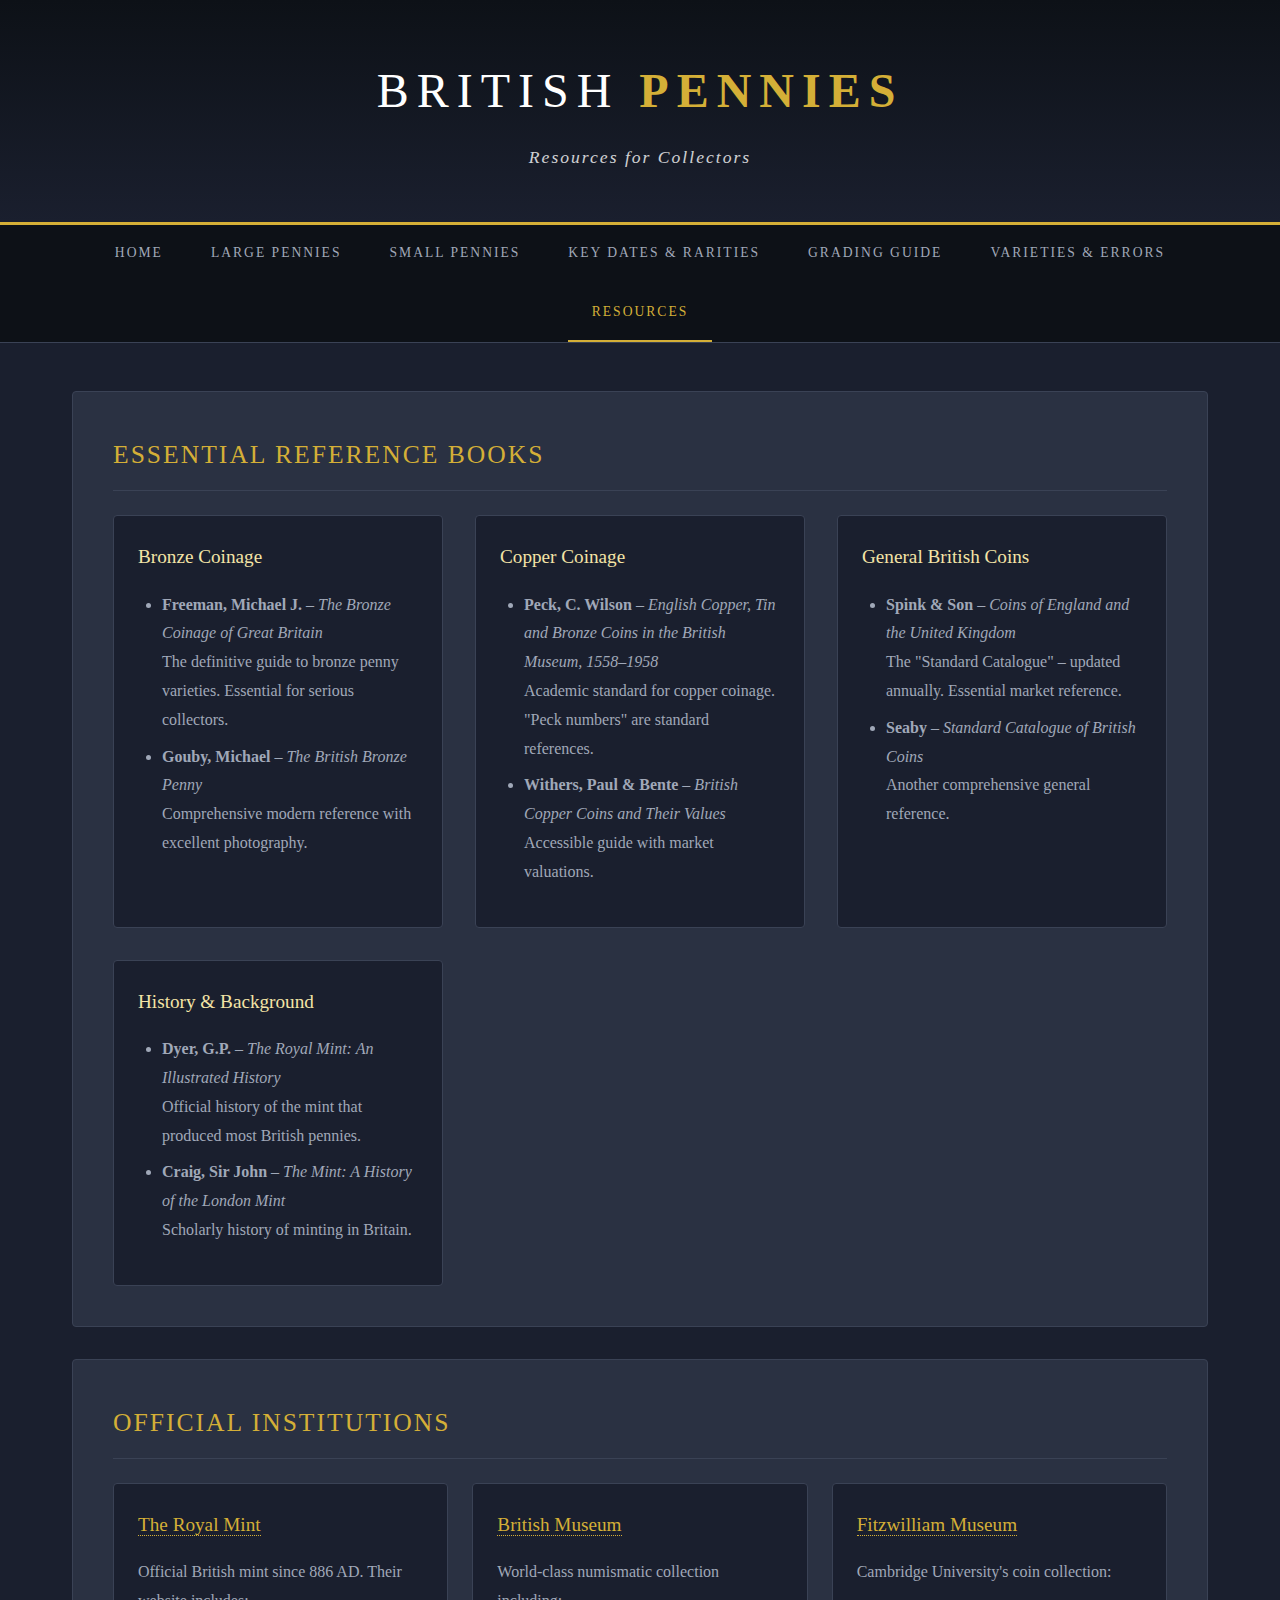
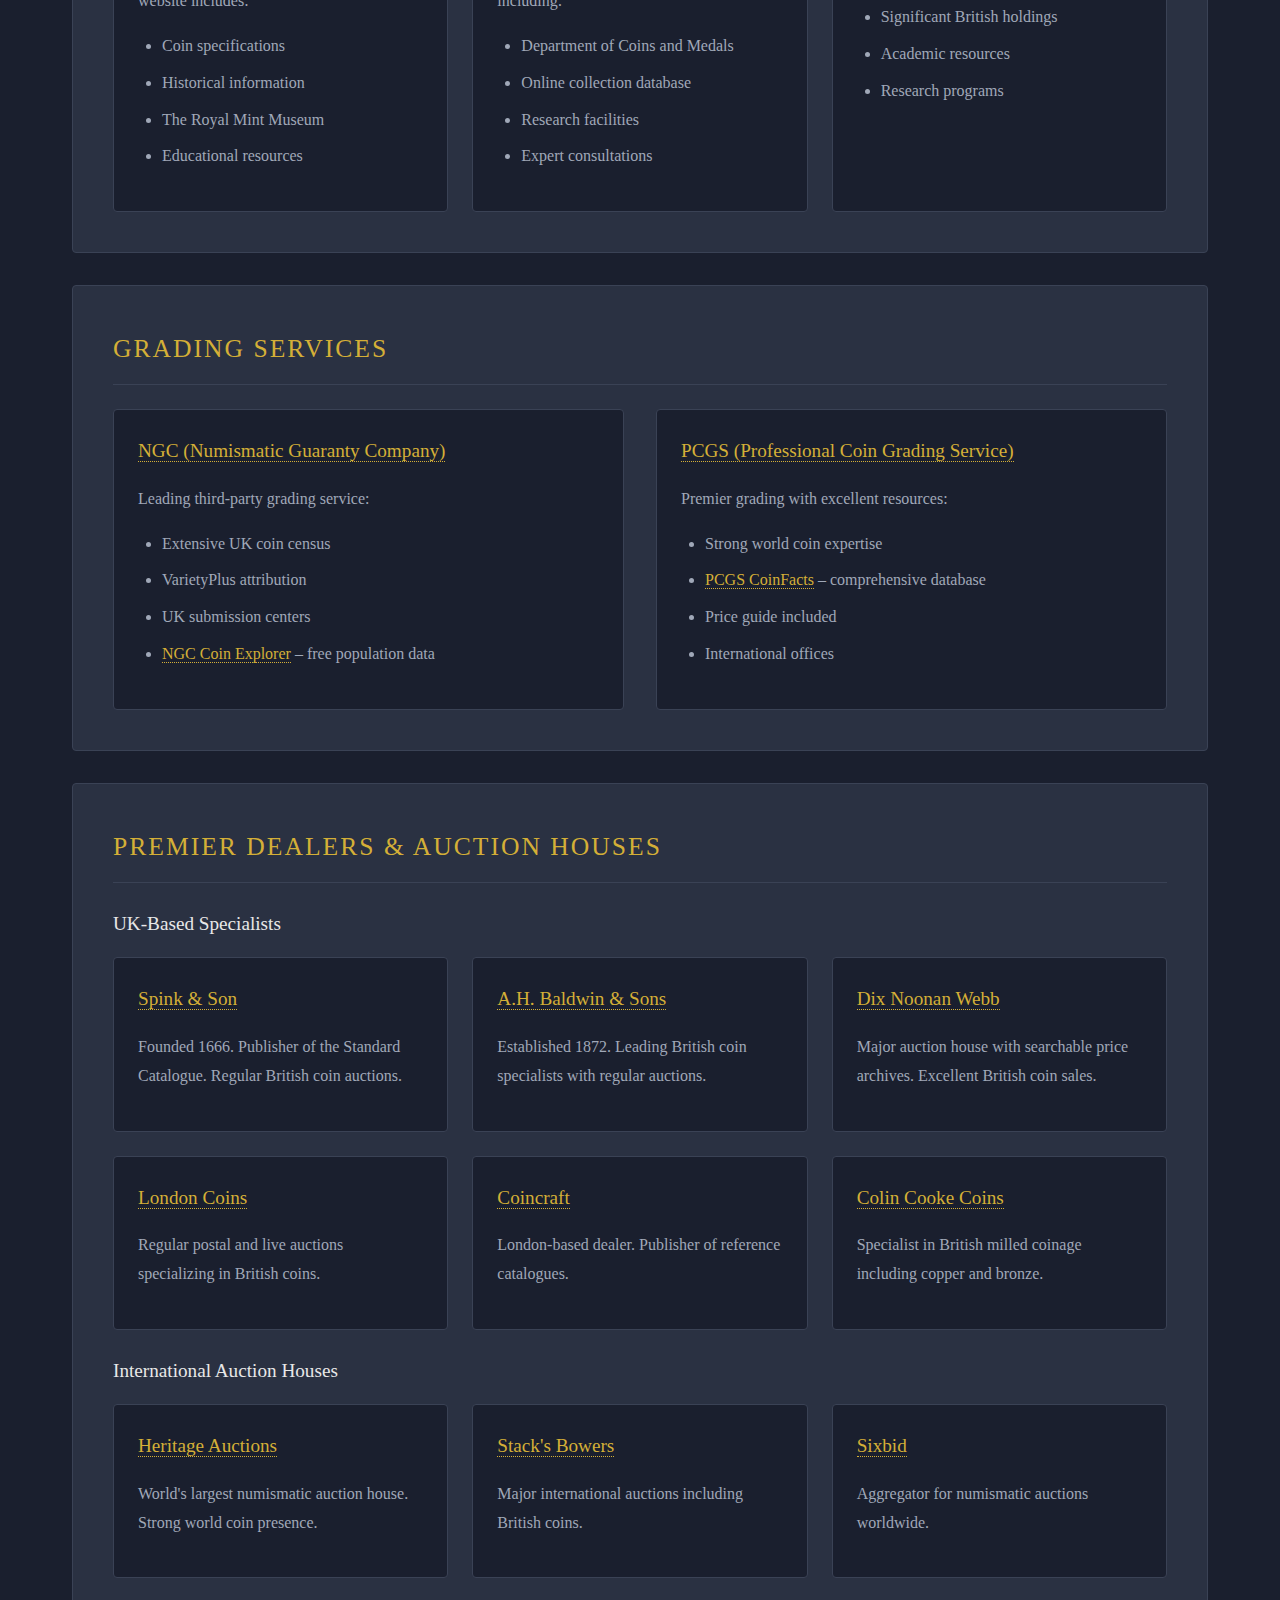
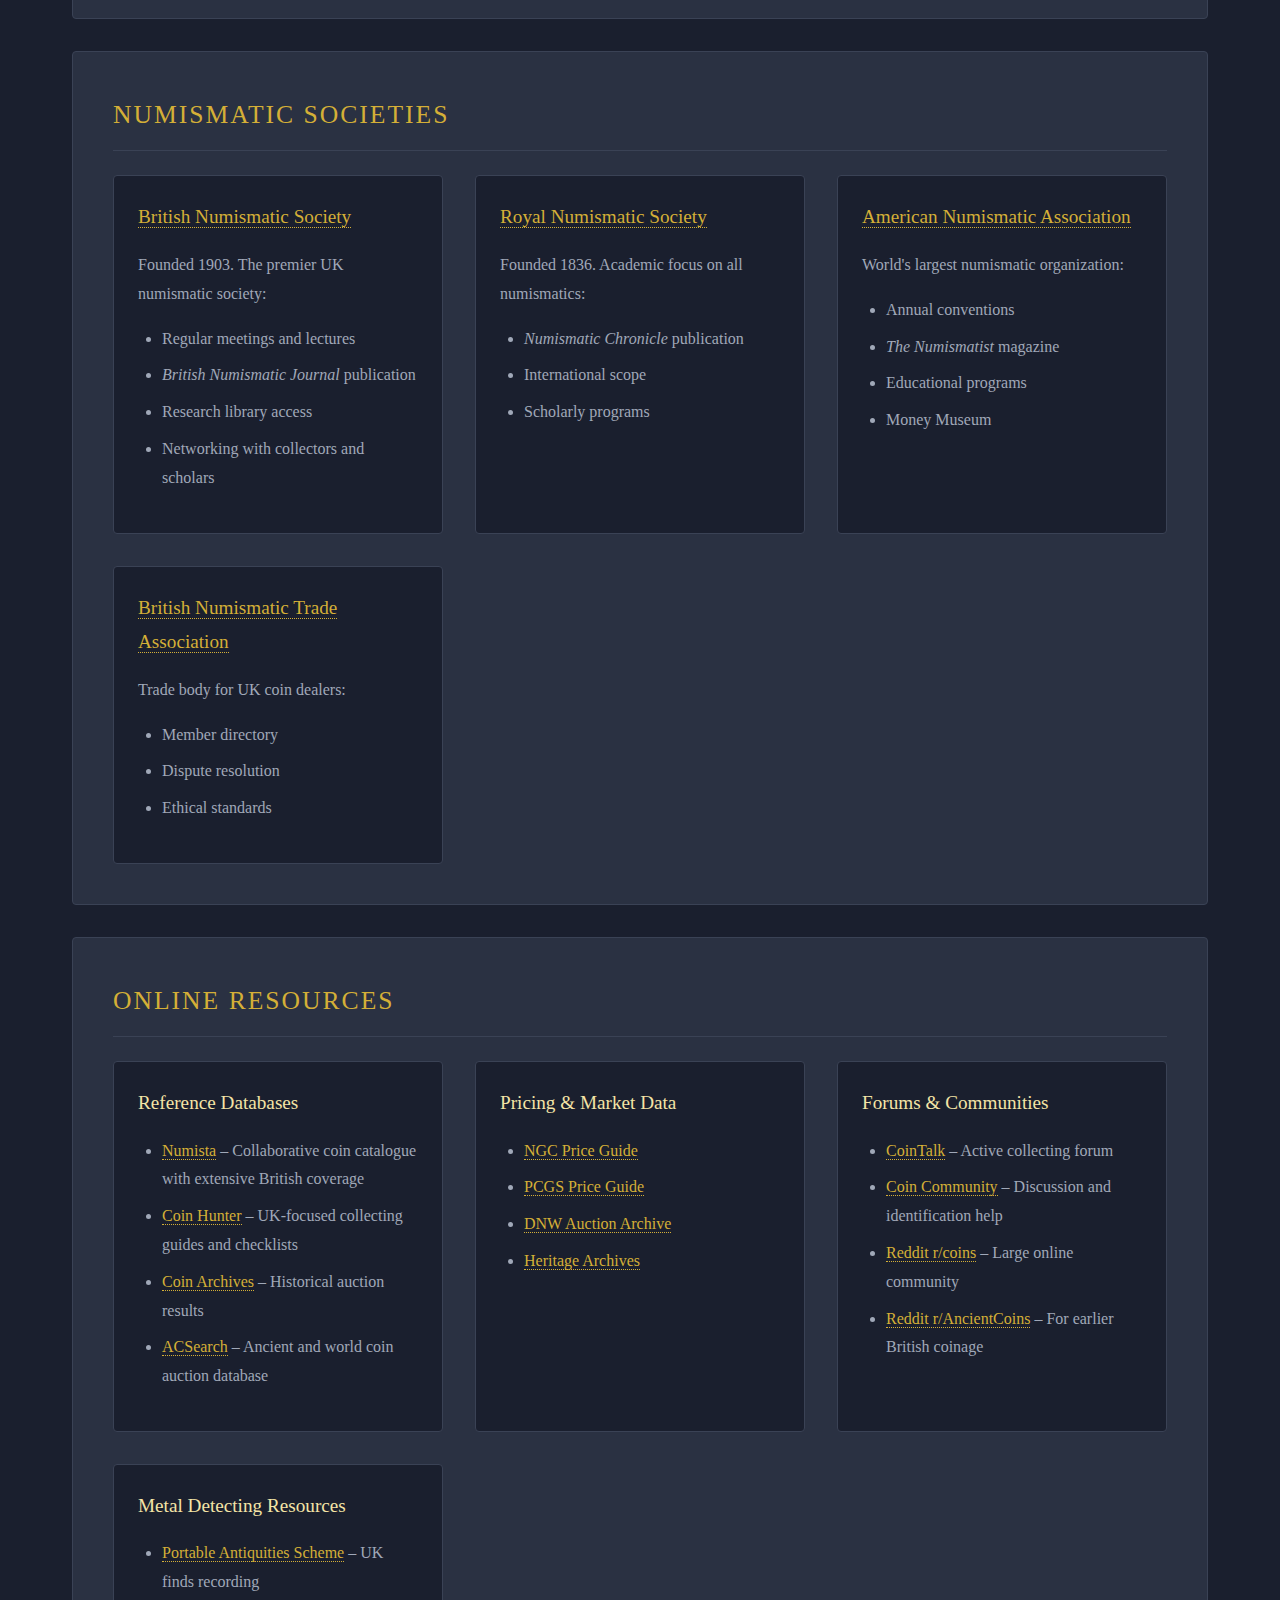
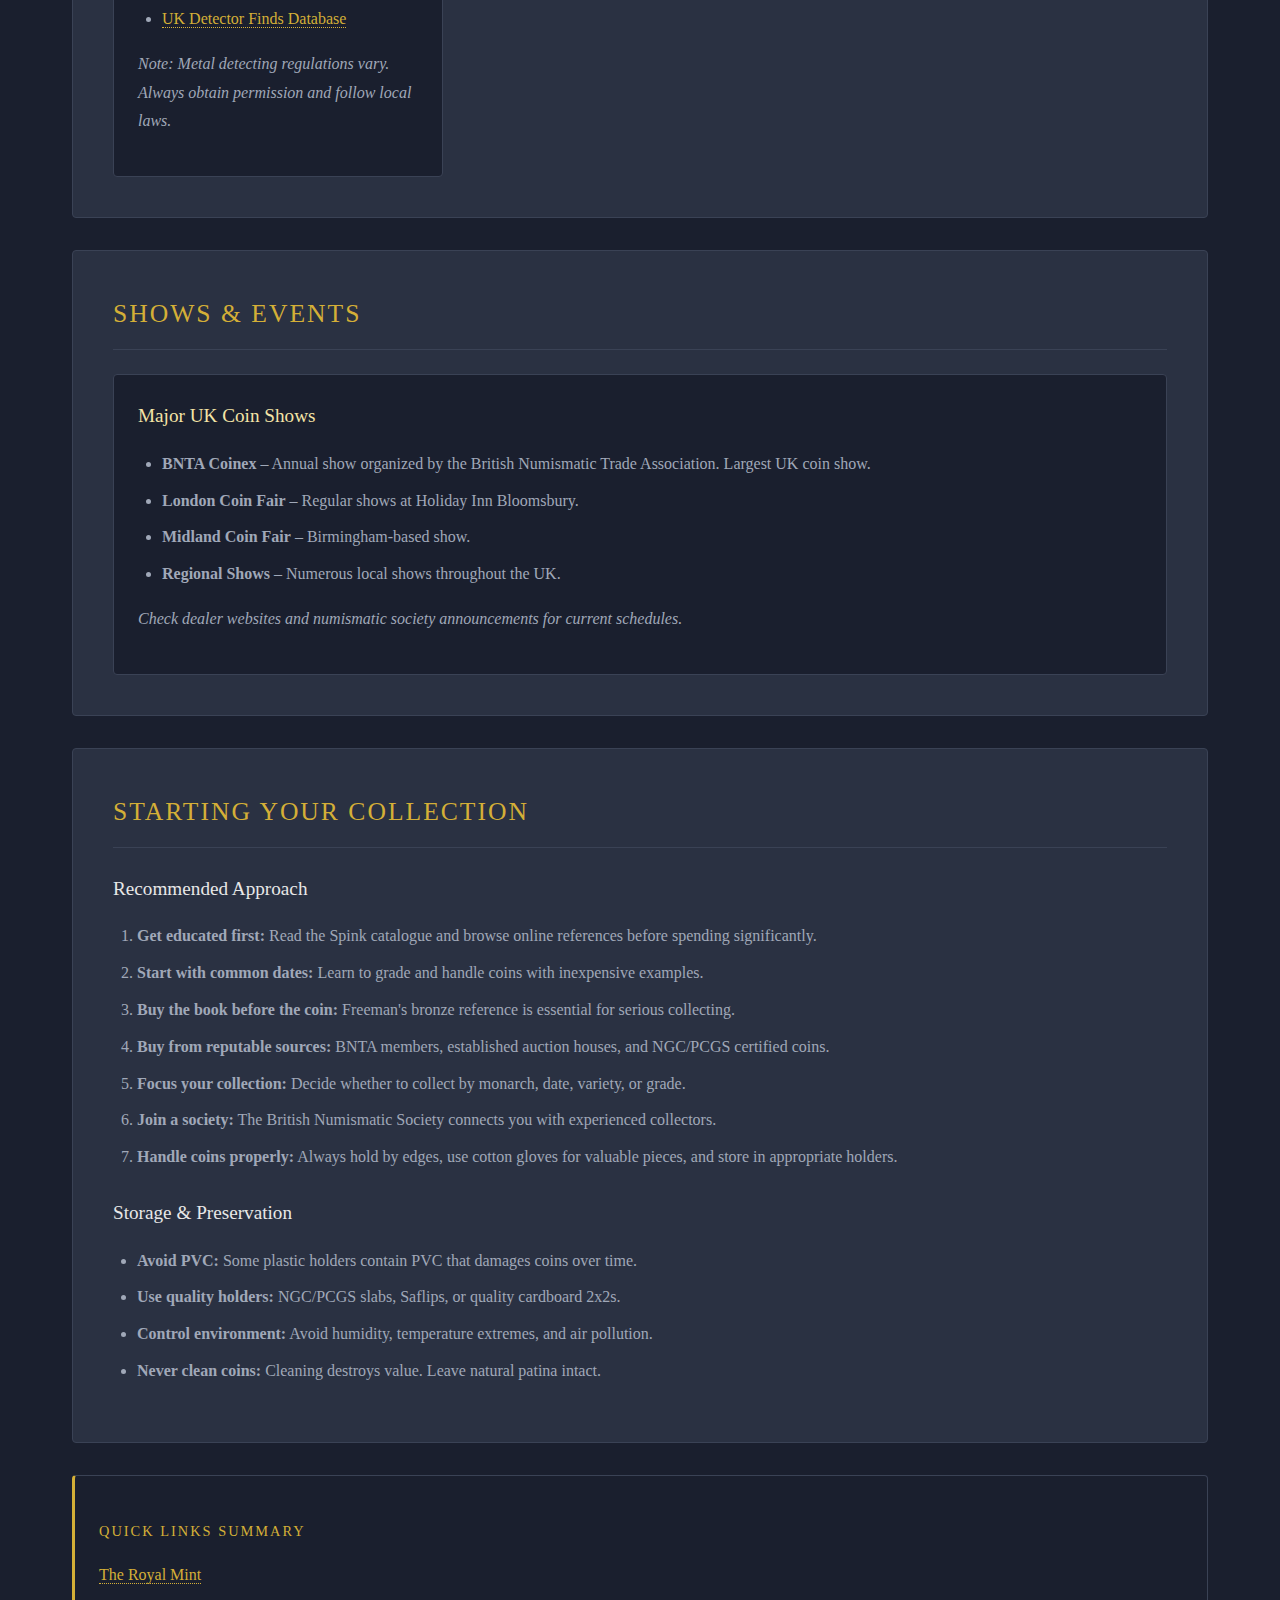
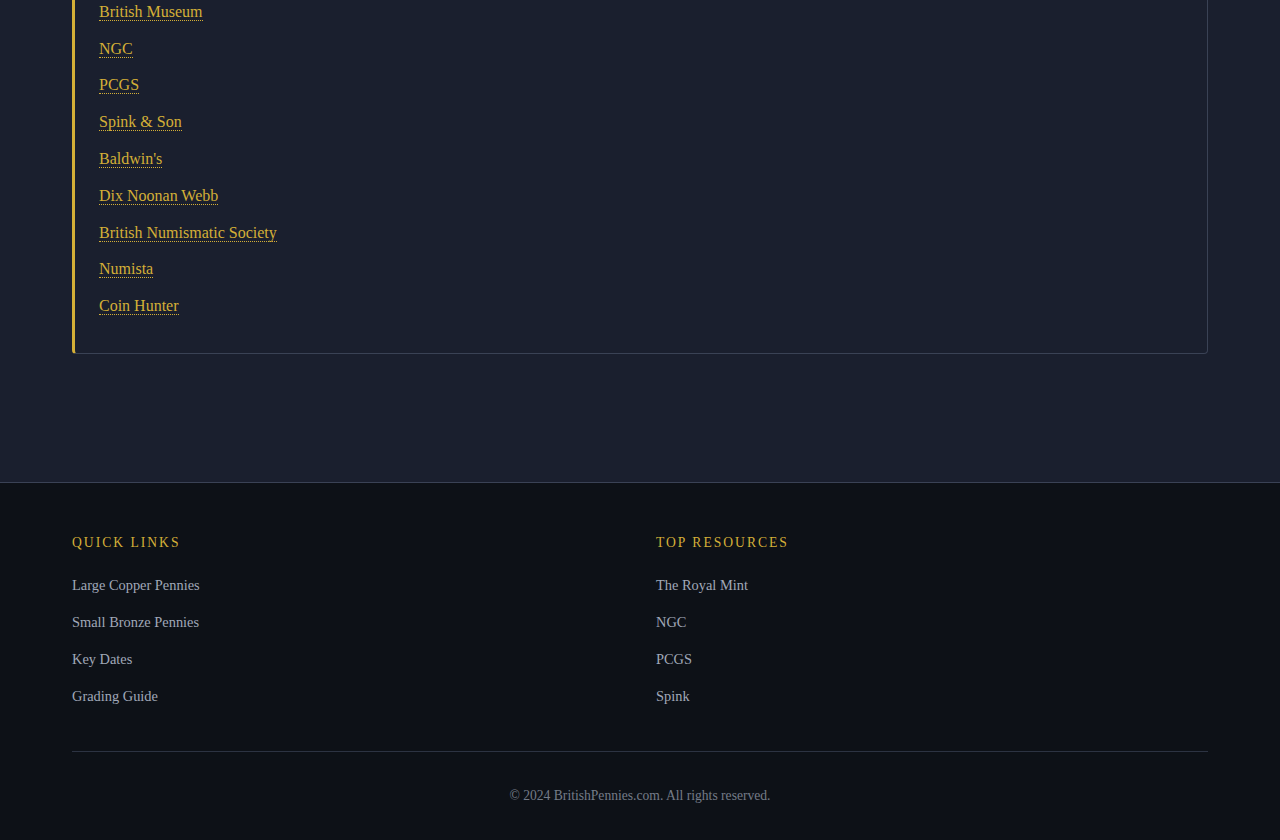
<file: pages/resources.html>
<!DOCTYPE html>
<html lang="en">
<head>
<!-- Google Tag Manager -->
<script>(function(w,d,s,l,i){w[l]=w[l]||[];w[l].push({'gtm.start':
new Date().getTime(),event:'gtm.js'});var f=d.getElementsByTagName(s)[0],
j=d.createElement(s),dl=l!='dataLayer'?'&l='+l:'';j.async=true;j.src=
'https://www.googletagmanager.com/gtm.js?id='+i+dl;f.parentNode.insertBefore(j,f);
})(window,document,'script','dataLayer','GTM-53X4SSN8');</script>
<!-- End Google Tag Manager -->
  <meta charset="UTF-8">
  <meta name="viewport" content="width=device-width, initial-scale=1.0">
  <meta name="description" content="British penny collecting resources. Books, dealers, auction houses, grading services, and numismatic societies for copper and bronze penny collectors.">
  <title>Resources - British Pennies</title>
  <link rel="stylesheet" href="../css/style.css">
  <link rel="canonical" href="https://britishpennies.com/pages/resources.html">
</head>
<body>
<!-- Google Tag Manager (noscript) -->
<noscript><iframe src="https://www.googletagmanager.com/ns.html?id=GTM-53X4SSN8"
height="0" width="0" style="display:none;visibility:hidden"></iframe></noscript>
<!-- End Google Tag Manager (noscript) -->
  <header>
    <div class="container">
      <h1>British <span>Pennies</span></h1>
      <p class="tagline">Resources for Collectors</p>
    </div>
  </header>

  <nav>
    <ul>
      <li><a href="../index.html">Home</a></li>
      <li><a href="large-pennies.html">Large Pennies</a></li>
      <li><a href="small-pennies.html">Small Pennies</a></li>
      <li><a href="key-dates.html">Key Dates &amp; Rarities</a></li>
      <li><a href="grading.html">Grading Guide</a></li>
      <li><a href="varieties.html">Varieties &amp; Errors</a></li>
      <li><a href="resources.html" class="active">Resources</a></li>
    </ul>
  </nav>

  <main>
    <section>
      <h2>Essential Reference Books</h2>

      <div class="grid-2">
        <div class="card">
          <h3>Bronze Coinage</h3>
          <ul>
            <li><strong>Freeman, Michael J.</strong> &ndash; <em>The Bronze Coinage of Great Britain</em><br>
            The definitive guide to bronze penny varieties. Essential for serious collectors.</li>
            <li><strong>Gouby, Michael</strong> &ndash; <em>The British Bronze Penny</em><br>
            Comprehensive modern reference with excellent photography.</li>
          </ul>
        </div>
        <div class="card">
          <h3>Copper Coinage</h3>
          <ul>
            <li><strong>Peck, C. Wilson</strong> &ndash; <em>English Copper, Tin and Bronze Coins in the British Museum, 1558&ndash;1958</em><br>
            Academic standard for copper coinage. "Peck numbers" are standard references.</li>
            <li><strong>Withers, Paul &amp; Bente</strong> &ndash; <em>British Copper Coins and Their Values</em><br>
            Accessible guide with market valuations.</li>
          </ul>
        </div>
        <div class="card">
          <h3>General British Coins</h3>
          <ul>
            <li><strong>Spink &amp; Son</strong> &ndash; <em>Coins of England and the United Kingdom</em><br>
            The "Standard Catalogue" &ndash; updated annually. Essential market reference.</li>
            <li><strong>Seaby</strong> &ndash; <em>Standard Catalogue of British Coins</em><br>
            Another comprehensive general reference.</li>
          </ul>
        </div>
        <div class="card">
          <h3>History &amp; Background</h3>
          <ul>
            <li><strong>Dyer, G.P.</strong> &ndash; <em>The Royal Mint: An Illustrated History</em><br>
            Official history of the mint that produced most British pennies.</li>
            <li><strong>Craig, Sir John</strong> &ndash; <em>The Mint: A History of the London Mint</em><br>
            Scholarly history of minting in Britain.</li>
          </ul>
        </div>
      </div>
    </section>

    <section>
      <h2>Official Institutions</h2>

      <div class="grid-3">
        <div class="card">
          <h3><a href="https://www.royalmint.com/" target="_blank" rel="noopener">The Royal Mint</a></h3>
          <p>Official British mint since 886 AD. Their website includes:</p>
          <ul>
            <li>Coin specifications</li>
            <li>Historical information</li>
            <li>The Royal Mint Museum</li>
            <li>Educational resources</li>
          </ul>
        </div>
        <div class="card">
          <h3><a href="https://www.britishmuseum.org/" target="_blank" rel="noopener">British Museum</a></h3>
          <p>World-class numismatic collection including:</p>
          <ul>
            <li>Department of Coins and Medals</li>
            <li>Online collection database</li>
            <li>Research facilities</li>
            <li>Expert consultations</li>
          </ul>
        </div>
        <div class="card">
          <h3><a href="https://www.fitzmuseum.cam.ac.uk/coins" target="_blank" rel="noopener">Fitzwilliam Museum</a></h3>
          <p>Cambridge University's coin collection:</p>
          <ul>
            <li>Significant British holdings</li>
            <li>Academic resources</li>
            <li>Research programs</li>
          </ul>
        </div>
      </div>
    </section>

    <section>
      <h2>Grading Services</h2>

      <div class="grid-2">
        <div class="card">
          <h3><a href="https://www.ngccoin.com/" target="_blank" rel="noopener">NGC (Numismatic Guaranty Company)</a></h3>
          <p>Leading third-party grading service:</p>
          <ul>
            <li>Extensive UK coin census</li>
            <li>VarietyPlus attribution</li>
            <li>UK submission centers</li>
            <li><a href="https://www.ngccoin.com/coin-explorer/united-kingdom/" target="_blank">NGC Coin Explorer</a> &ndash; free population data</li>
          </ul>
        </div>
        <div class="card">
          <h3><a href="https://www.pcgs.com/" target="_blank" rel="noopener">PCGS (Professional Coin Grading Service)</a></h3>
          <p>Premier grading with excellent resources:</p>
          <ul>
            <li>Strong world coin expertise</li>
            <li><a href="https://www.pcgs.com/coinfacts" target="_blank">PCGS CoinFacts</a> &ndash; comprehensive database</li>
            <li>Price guide included</li>
            <li>International offices</li>
          </ul>
        </div>
      </div>
    </section>

    <section>
      <h2>Premier Dealers &amp; Auction Houses</h2>

      <h3>UK-Based Specialists</h3>
      <div class="grid-3">
        <div class="card">
          <h3><a href="https://www.spink.com/" target="_blank" rel="noopener">Spink &amp; Son</a></h3>
          <p>Founded 1666. Publisher of the Standard Catalogue. Regular British coin auctions.</p>
        </div>
        <div class="card">
          <h3><a href="https://www.baldwin.co.uk/" target="_blank" rel="noopener">A.H. Baldwin &amp; Sons</a></h3>
          <p>Established 1872. Leading British coin specialists with regular auctions.</p>
        </div>
        <div class="card">
          <h3><a href="https://www.dnw.co.uk/" target="_blank" rel="noopener">Dix Noonan Webb</a></h3>
          <p>Major auction house with searchable price archives. Excellent British coin sales.</p>
        </div>
        <div class="card">
          <h3><a href="https://www.londoncoins.co.uk/" target="_blank" rel="noopener">London Coins</a></h3>
          <p>Regular postal and live auctions specializing in British coins.</p>
        </div>
        <div class="card">
          <h3><a href="https://www.coincraft.com/" target="_blank" rel="noopener">Coincraft</a></h3>
          <p>London-based dealer. Publisher of reference catalogues.</p>
        </div>
        <div class="card">
          <h3><a href="https://www.colingcoins.com/" target="_blank" rel="noopener">Colin Cooke Coins</a></h3>
          <p>Specialist in British milled coinage including copper and bronze.</p>
        </div>
      </div>

      <h3>International Auction Houses</h3>
      <div class="grid-3">
        <div class="card">
          <h3><a href="https://www.ha.com/" target="_blank" rel="noopener">Heritage Auctions</a></h3>
          <p>World's largest numismatic auction house. Strong world coin presence.</p>
        </div>
        <div class="card">
          <h3><a href="https://www.stacksbowers.com/" target="_blank" rel="noopener">Stack's Bowers</a></h3>
          <p>Major international auctions including British coins.</p>
        </div>
        <div class="card">
          <h3><a href="https://www.sixbid.com/" target="_blank" rel="noopener">Sixbid</a></h3>
          <p>Aggregator for numismatic auctions worldwide.</p>
        </div>
      </div>
    </section>

    <section>
      <h2>Numismatic Societies</h2>

      <div class="grid-2">
        <div class="card">
          <h3><a href="https://www.britnumsoc.org/" target="_blank" rel="noopener">British Numismatic Society</a></h3>
          <p>Founded 1903. The premier UK numismatic society:</p>
          <ul>
            <li>Regular meetings and lectures</li>
            <li><em>British Numismatic Journal</em> publication</li>
            <li>Research library access</li>
            <li>Networking with collectors and scholars</li>
          </ul>
        </div>
        <div class="card">
          <h3><a href="https://www.royalnumismaticsociety.org/" target="_blank" rel="noopener">Royal Numismatic Society</a></h3>
          <p>Founded 1836. Academic focus on all numismatics:</p>
          <ul>
            <li><em>Numismatic Chronicle</em> publication</li>
            <li>International scope</li>
            <li>Scholarly programs</li>
          </ul>
        </div>
        <div class="card">
          <h3><a href="https://www.money.org/" target="_blank" rel="noopener">American Numismatic Association</a></h3>
          <p>World's largest numismatic organization:</p>
          <ul>
            <li>Annual conventions</li>
            <li><em>The Numismatist</em> magazine</li>
            <li>Educational programs</li>
            <li>Money Museum</li>
          </ul>
        </div>
        <div class="card">
          <h3><a href="https://www.bnta.net/" target="_blank" rel="noopener">British Numismatic Trade Association</a></h3>
          <p>Trade body for UK coin dealers:</p>
          <ul>
            <li>Member directory</li>
            <li>Dispute resolution</li>
            <li>Ethical standards</li>
          </ul>
        </div>
      </div>
    </section>

    <section>
      <h2>Online Resources</h2>

      <div class="grid-2">
        <div class="card">
          <h3>Reference Databases</h3>
          <ul>
            <li><a href="https://en.numista.com/" target="_blank" rel="noopener">Numista</a> &ndash; Collaborative coin catalogue with extensive British coverage</li>
            <li><a href="https://www.coinhunter.co.uk/" target="_blank" rel="noopener">Coin Hunter</a> &ndash; UK-focused collecting guides and checklists</li>
            <li><a href="https://www.coinarchives.com/" target="_blank" rel="noopener">Coin Archives</a> &ndash; Historical auction results</li>
            <li><a href="https://www.acsearch.info/" target="_blank" rel="noopener">ACSearch</a> &ndash; Ancient and world coin auction database</li>
          </ul>
        </div>
        <div class="card">
          <h3>Pricing &amp; Market Data</h3>
          <ul>
            <li><a href="https://www.ngccoin.com/price-guide/" target="_blank" rel="noopener">NGC Price Guide</a></li>
            <li><a href="https://www.pcgs.com/prices" target="_blank" rel="noopener">PCGS Price Guide</a></li>
            <li><a href="https://www.dnw.co.uk/auction-archive/" target="_blank" rel="noopener">DNW Auction Archive</a></li>
            <li><a href="https://www.ha.com/heritage-auctions-archives.s" target="_blank" rel="noopener">Heritage Archives</a></li>
          </ul>
        </div>
        <div class="card">
          <h3>Forums &amp; Communities</h3>
          <ul>
            <li><a href="https://www.cointalk.com/" target="_blank" rel="noopener">CoinTalk</a> &ndash; Active collecting forum</li>
            <li><a href="https://www.coincommunity.com/" target="_blank" rel="noopener">Coin Community</a> &ndash; Discussion and identification help</li>
            <li><a href="https://www.reddit.com/r/coins/" target="_blank" rel="noopener">Reddit r/coins</a> &ndash; Large online community</li>
            <li><a href="https://www.reddit.com/r/AncientCoins/" target="_blank" rel="noopener">Reddit r/AncientCoins</a> &ndash; For earlier British coinage</li>
          </ul>
        </div>
        <div class="card">
          <h3>Metal Detecting Resources</h3>
          <ul>
            <li><a href="https://finds.org.uk/" target="_blank" rel="noopener">Portable Antiquities Scheme</a> &ndash; UK finds recording</li>
            <li><a href="https://www.ukdfd.co.uk/" target="_blank" rel="noopener">UK Detector Finds Database</a></li>
          </ul>
          <p><em>Note: Metal detecting regulations vary. Always obtain permission and follow local laws.</em></p>
        </div>
      </div>
    </section>

    <section>
      <h2>Shows &amp; Events</h2>

      <div class="card">
        <h3>Major UK Coin Shows</h3>
        <ul>
          <li><strong>BNTA Coinex</strong> &ndash; Annual show organized by the British Numismatic Trade Association. Largest UK coin show.</li>
          <li><strong>London Coin Fair</strong> &ndash; Regular shows at Holiday Inn Bloomsbury.</li>
          <li><strong>Midland Coin Fair</strong> &ndash; Birmingham-based show.</li>
          <li><strong>Regional Shows</strong> &ndash; Numerous local shows throughout the UK.</li>
        </ul>
        <p><em>Check dealer websites and numismatic society announcements for current schedules.</em></p>
      </div>
    </section>

    <section>
      <h2>Starting Your Collection</h2>

      <h3>Recommended Approach</h3>
      <ol>
        <li><strong>Get educated first:</strong> Read the Spink catalogue and browse online references before spending significantly.</li>
        <li><strong>Start with common dates:</strong> Learn to grade and handle coins with inexpensive examples.</li>
        <li><strong>Buy the book before the coin:</strong> Freeman's bronze reference is essential for serious collecting.</li>
        <li><strong>Buy from reputable sources:</strong> BNTA members, established auction houses, and NGC/PCGS certified coins.</li>
        <li><strong>Focus your collection:</strong> Decide whether to collect by monarch, date, variety, or grade.</li>
        <li><strong>Join a society:</strong> The British Numismatic Society connects you with experienced collectors.</li>
        <li><strong>Handle coins properly:</strong> Always hold by edges, use cotton gloves for valuable pieces, and store in appropriate holders.</li>
      </ol>

      <h3>Storage &amp; Preservation</h3>
      <ul>
        <li><strong>Avoid PVC:</strong> Some plastic holders contain PVC that damages coins over time.</li>
        <li><strong>Use quality holders:</strong> NGC/PCGS slabs, Saflips, or quality cardboard 2x2s.</li>
        <li><strong>Control environment:</strong> Avoid humidity, temperature extremes, and air pollution.</li>
        <li><strong>Never clean coins:</strong> Cleaning destroys value. Leave natural patina intact.</li>
      </ul>
    </section>

    <section class="sources">
      <h4>Quick Links Summary</h4>
      <ul>
        <li><a href="https://www.royalmint.com/" target="_blank" rel="noopener">The Royal Mint</a></li>
        <li><a href="https://www.britishmuseum.org/" target="_blank" rel="noopener">British Museum</a></li>
        <li><a href="https://www.ngccoin.com/" target="_blank" rel="noopener">NGC</a></li>
        <li><a href="https://www.pcgs.com/" target="_blank" rel="noopener">PCGS</a></li>
        <li><a href="https://www.spink.com/" target="_blank" rel="noopener">Spink &amp; Son</a></li>
        <li><a href="https://www.baldwin.co.uk/" target="_blank" rel="noopener">Baldwin's</a></li>
        <li><a href="https://www.dnw.co.uk/" target="_blank" rel="noopener">Dix Noonan Webb</a></li>
        <li><a href="https://www.britnumsoc.org/" target="_blank" rel="noopener">British Numismatic Society</a></li>
        <li><a href="https://en.numista.com/" target="_blank" rel="noopener">Numista</a></li>
        <li><a href="https://www.coinhunter.co.uk/" target="_blank" rel="noopener">Coin Hunter</a></li>
      </ul>
    </section>
  </main>

  <footer>
    <div class="container">
      <div class="footer-grid">
        <div>
          <h4>Quick Links</h4>
          <ul>
            <li><a href="large-pennies.html">Large Copper Pennies</a></li>
            <li><a href="small-pennies.html">Small Bronze Pennies</a></li>
            <li><a href="key-dates.html">Key Dates</a></li>
            <li><a href="grading.html">Grading Guide</a></li>
          </ul>
        </div>
        <div>
          <h4>Top Resources</h4>
          <ul>
            <li><a href="https://www.royalmint.com/" target="_blank" rel="noopener">The Royal Mint</a></li>
            <li><a href="https://www.ngccoin.com/" target="_blank" rel="noopener">NGC</a></li>
            <li><a href="https://www.pcgs.com/" target="_blank" rel="noopener">PCGS</a></li>
            <li><a href="https://www.spink.com/" target="_blank" rel="noopener">Spink</a></li>
          </ul>
        </div>
      </div>
      <div class="footer-bottom">
        <p>&copy; 2024 BritishPennies.com. All rights reserved.</p>
      </div>
    </div>
  </footer>
</body>
</html>
</file>
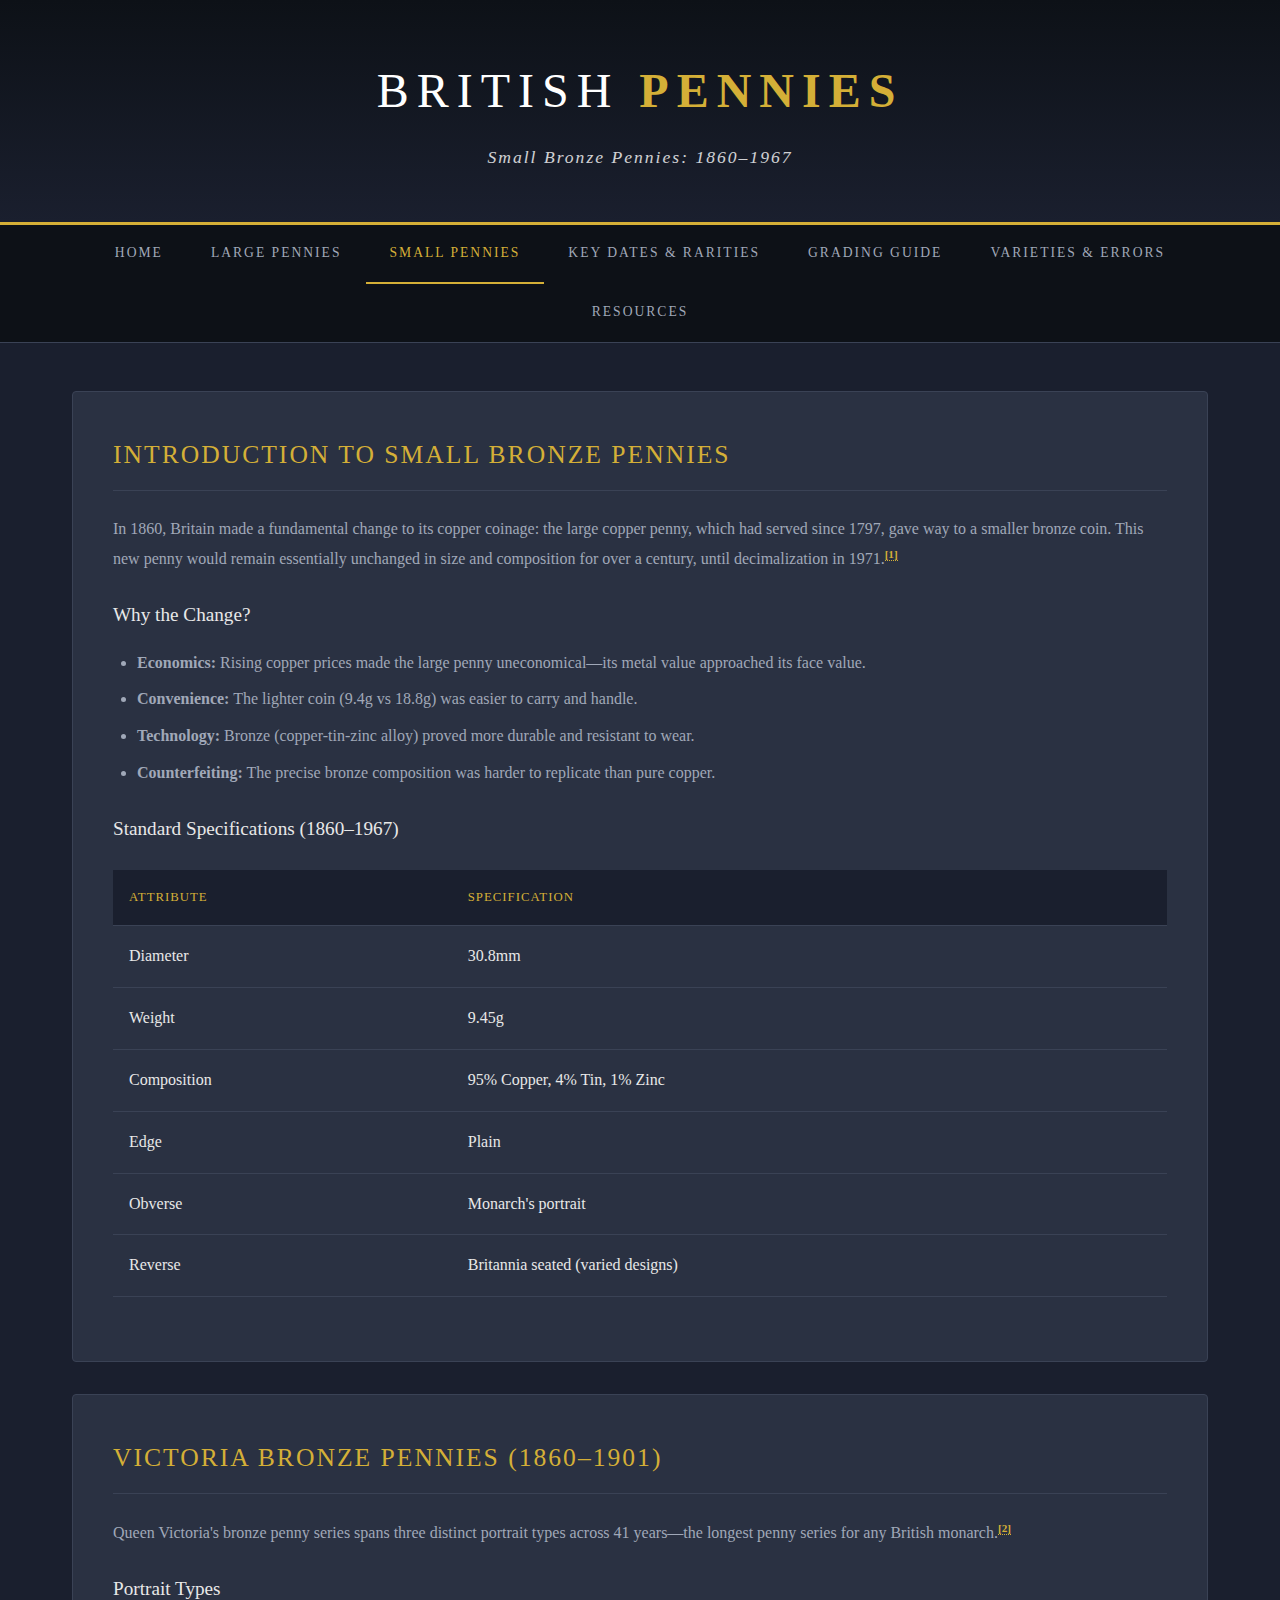
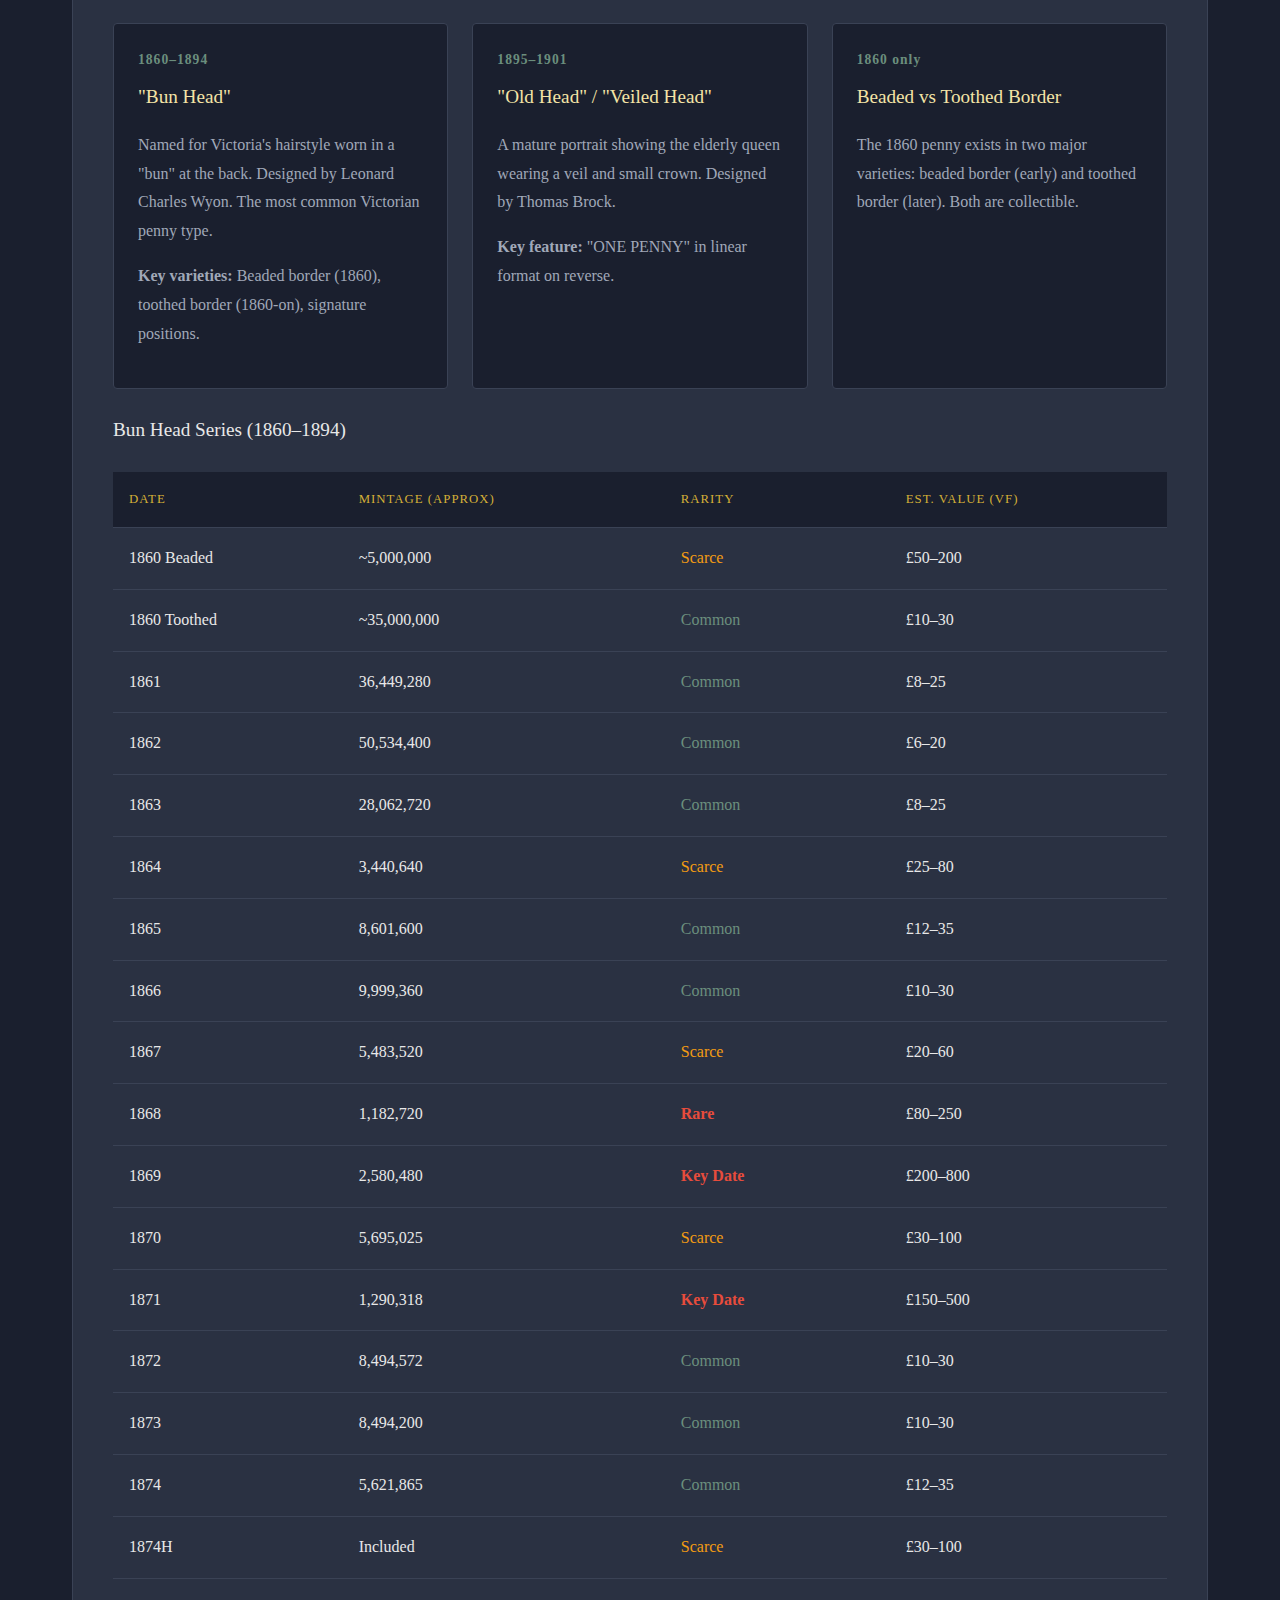
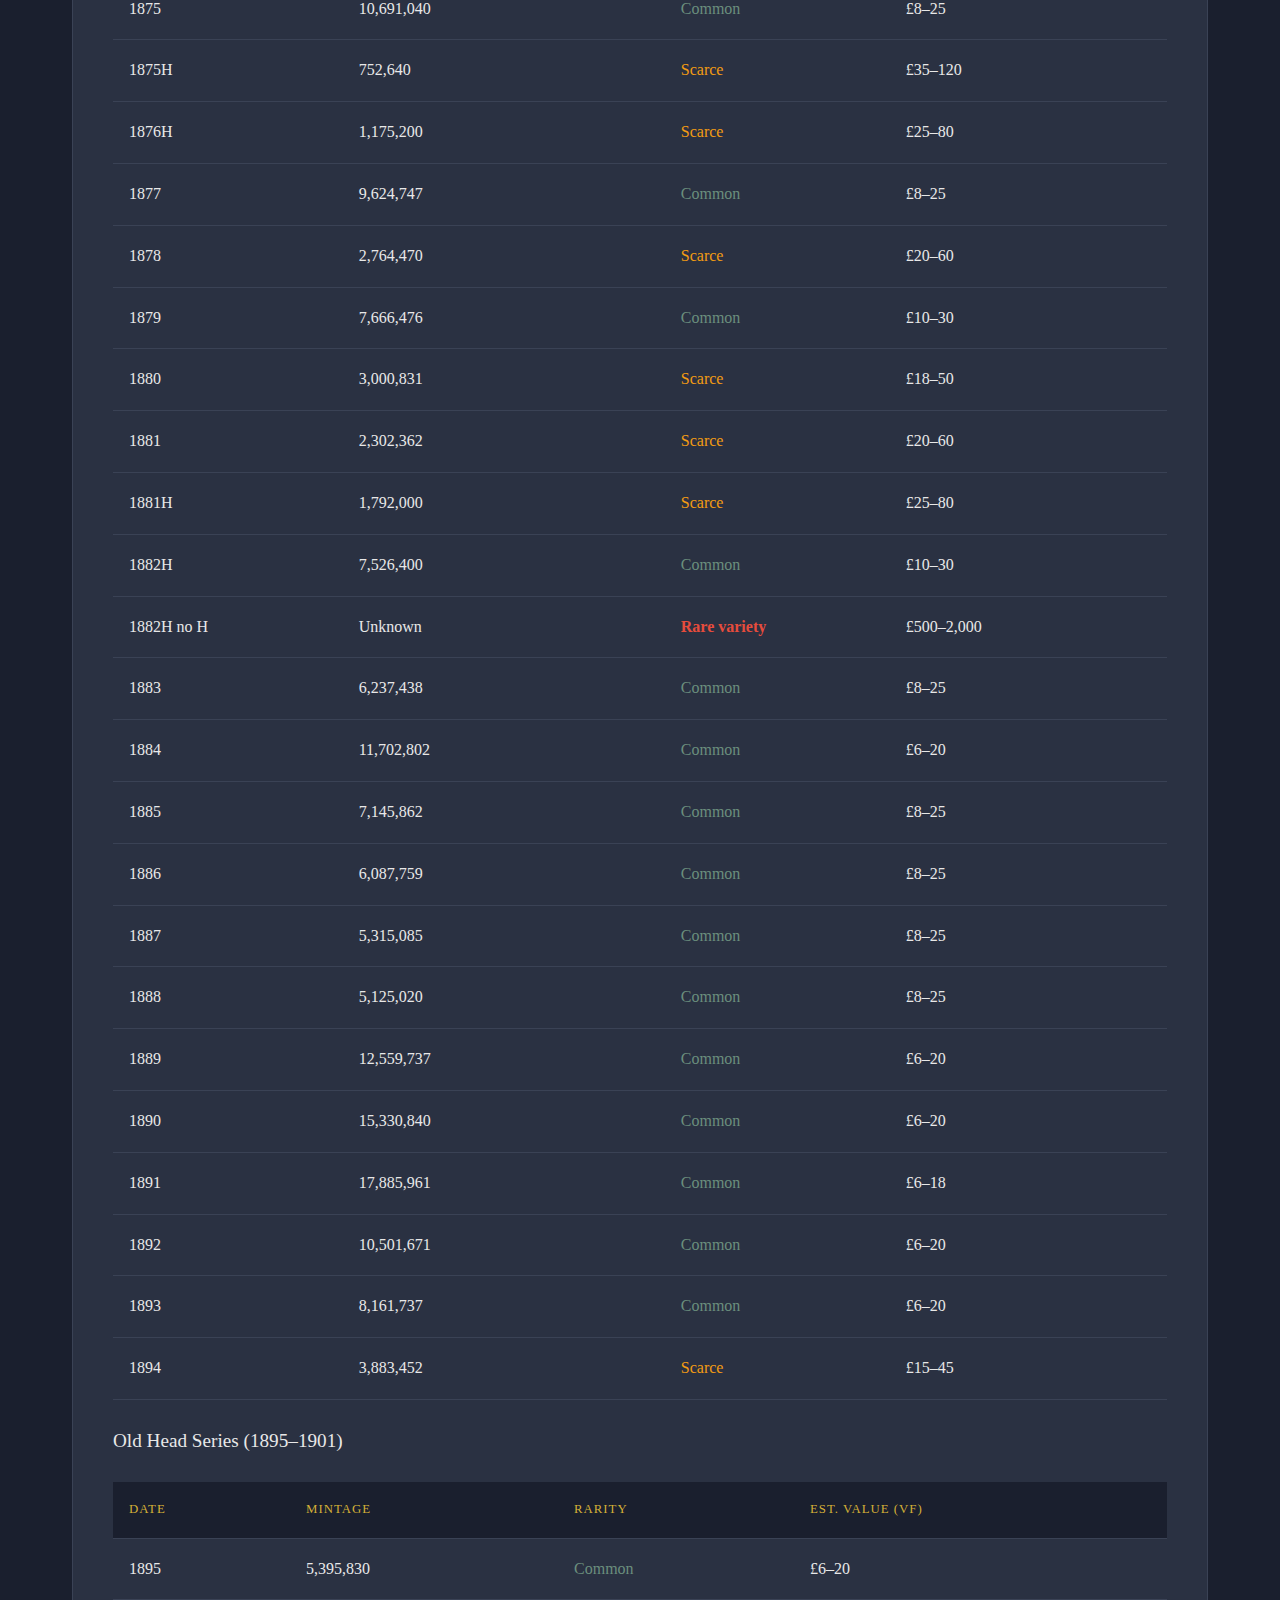
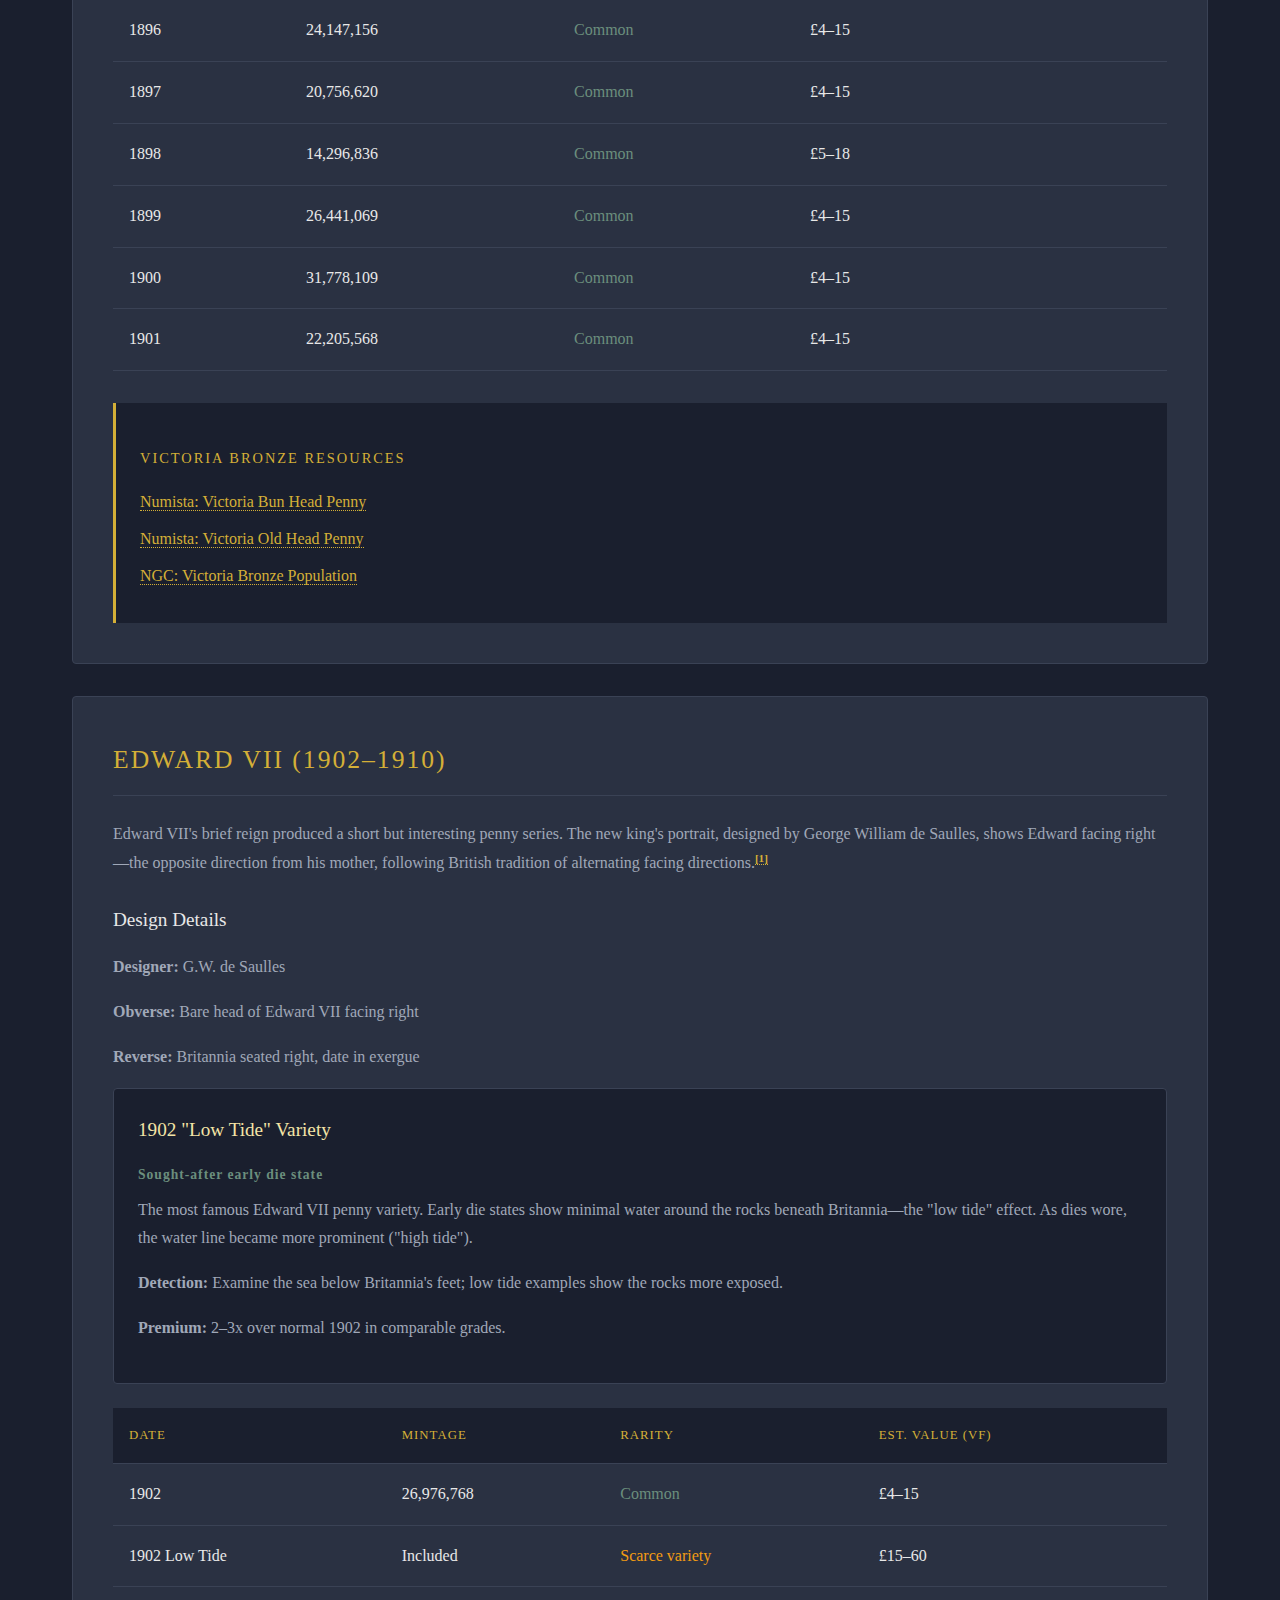
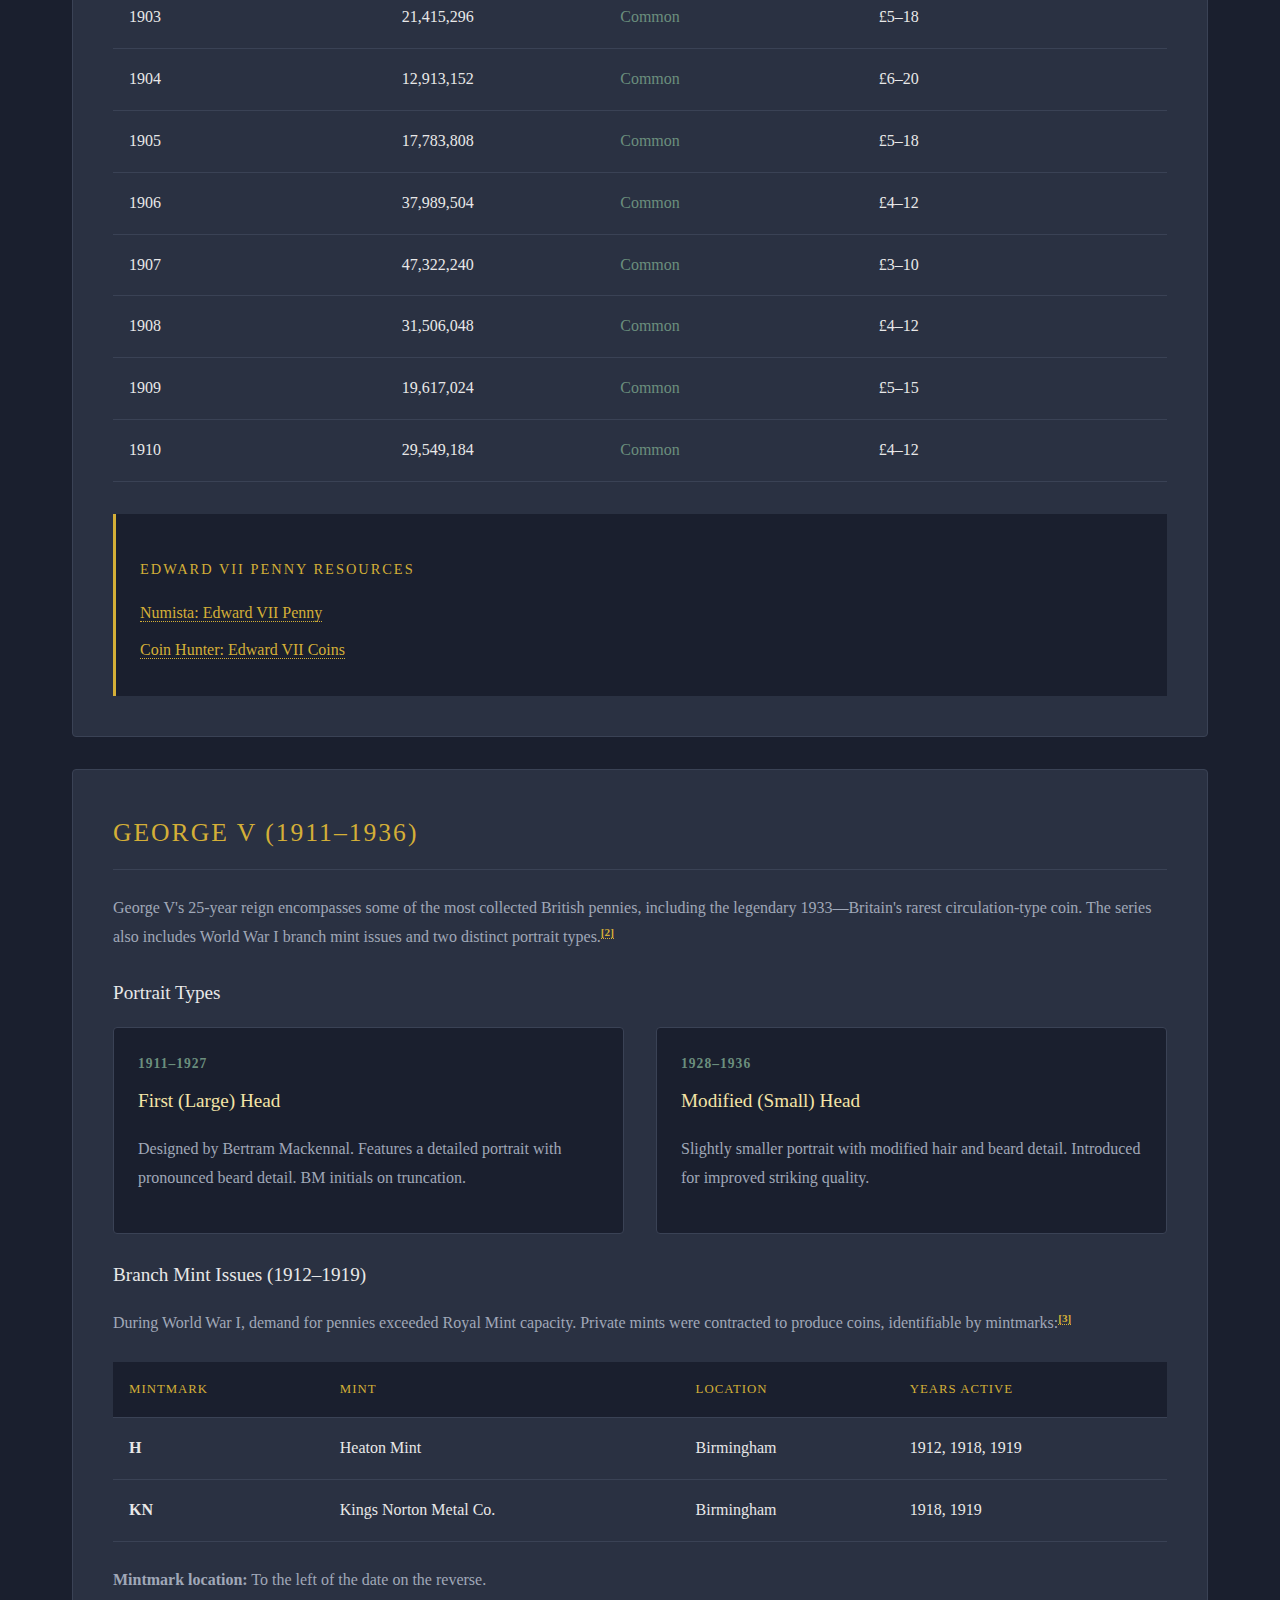
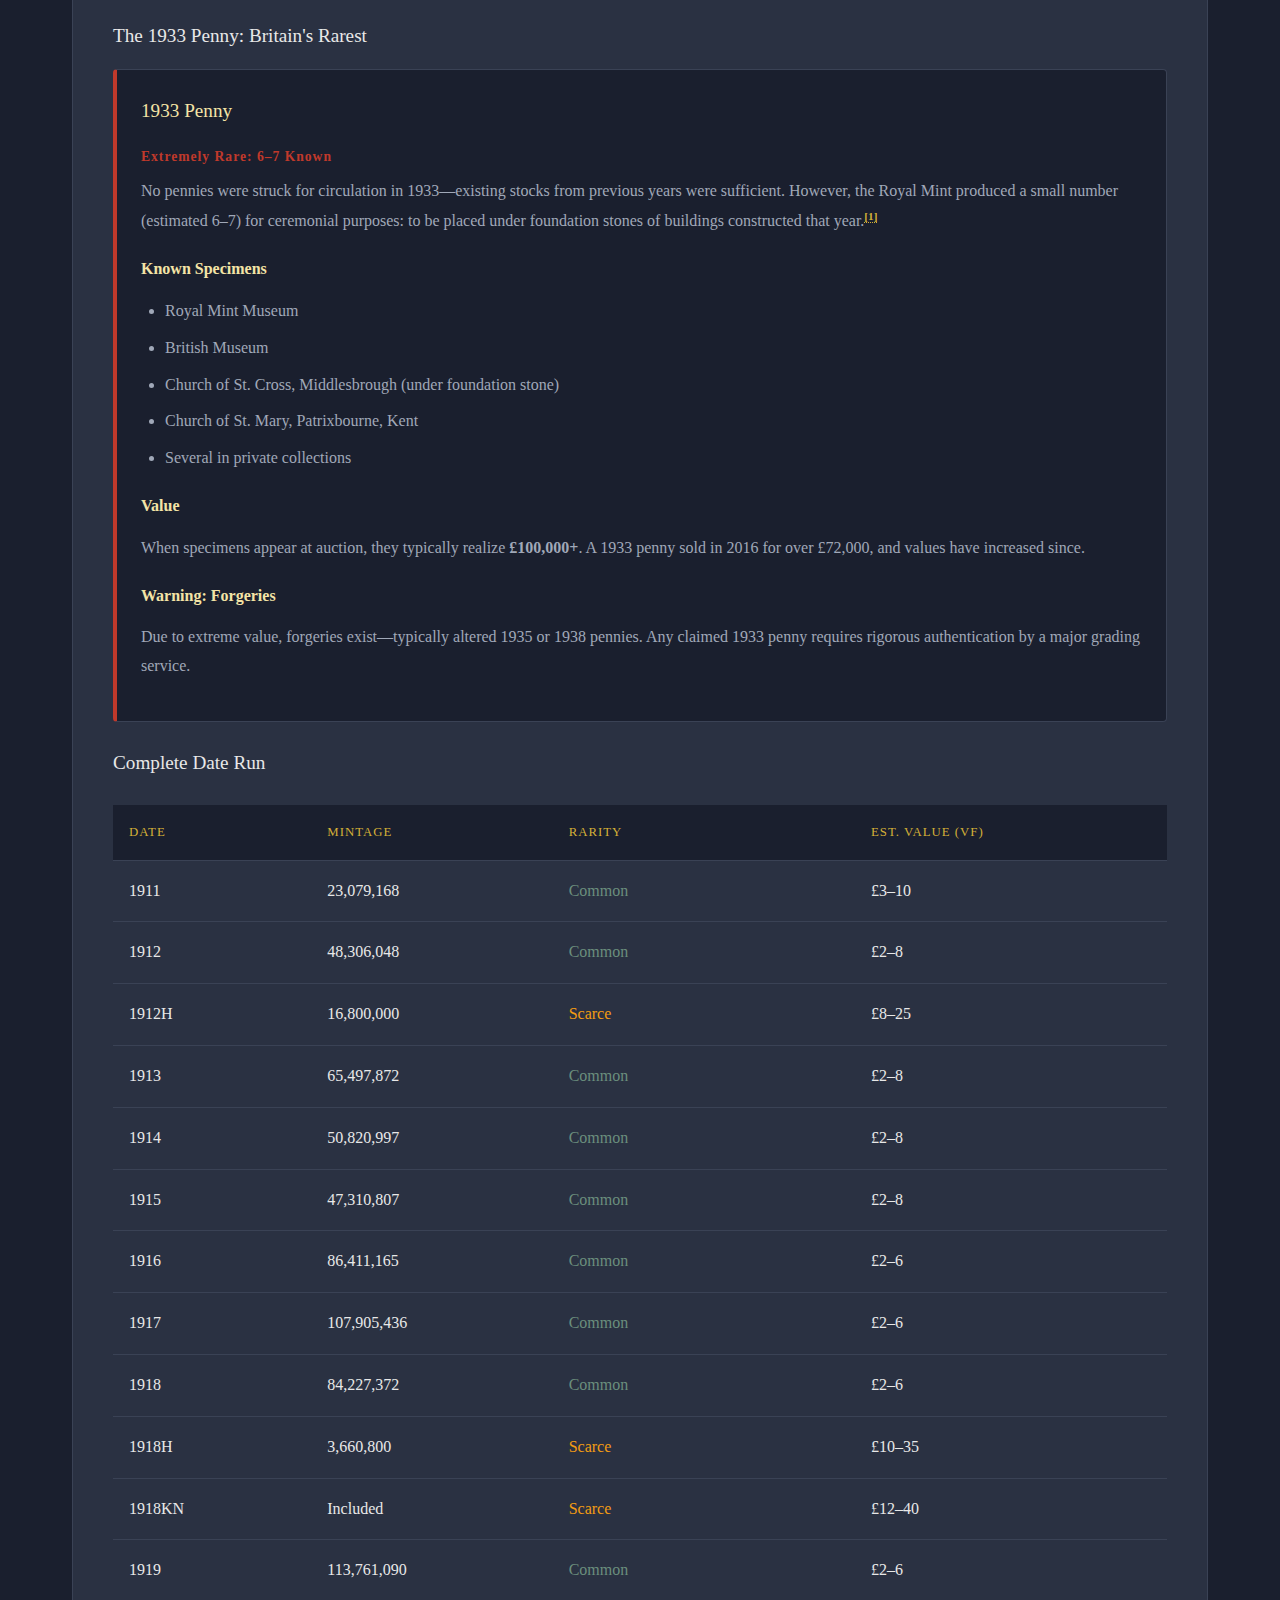
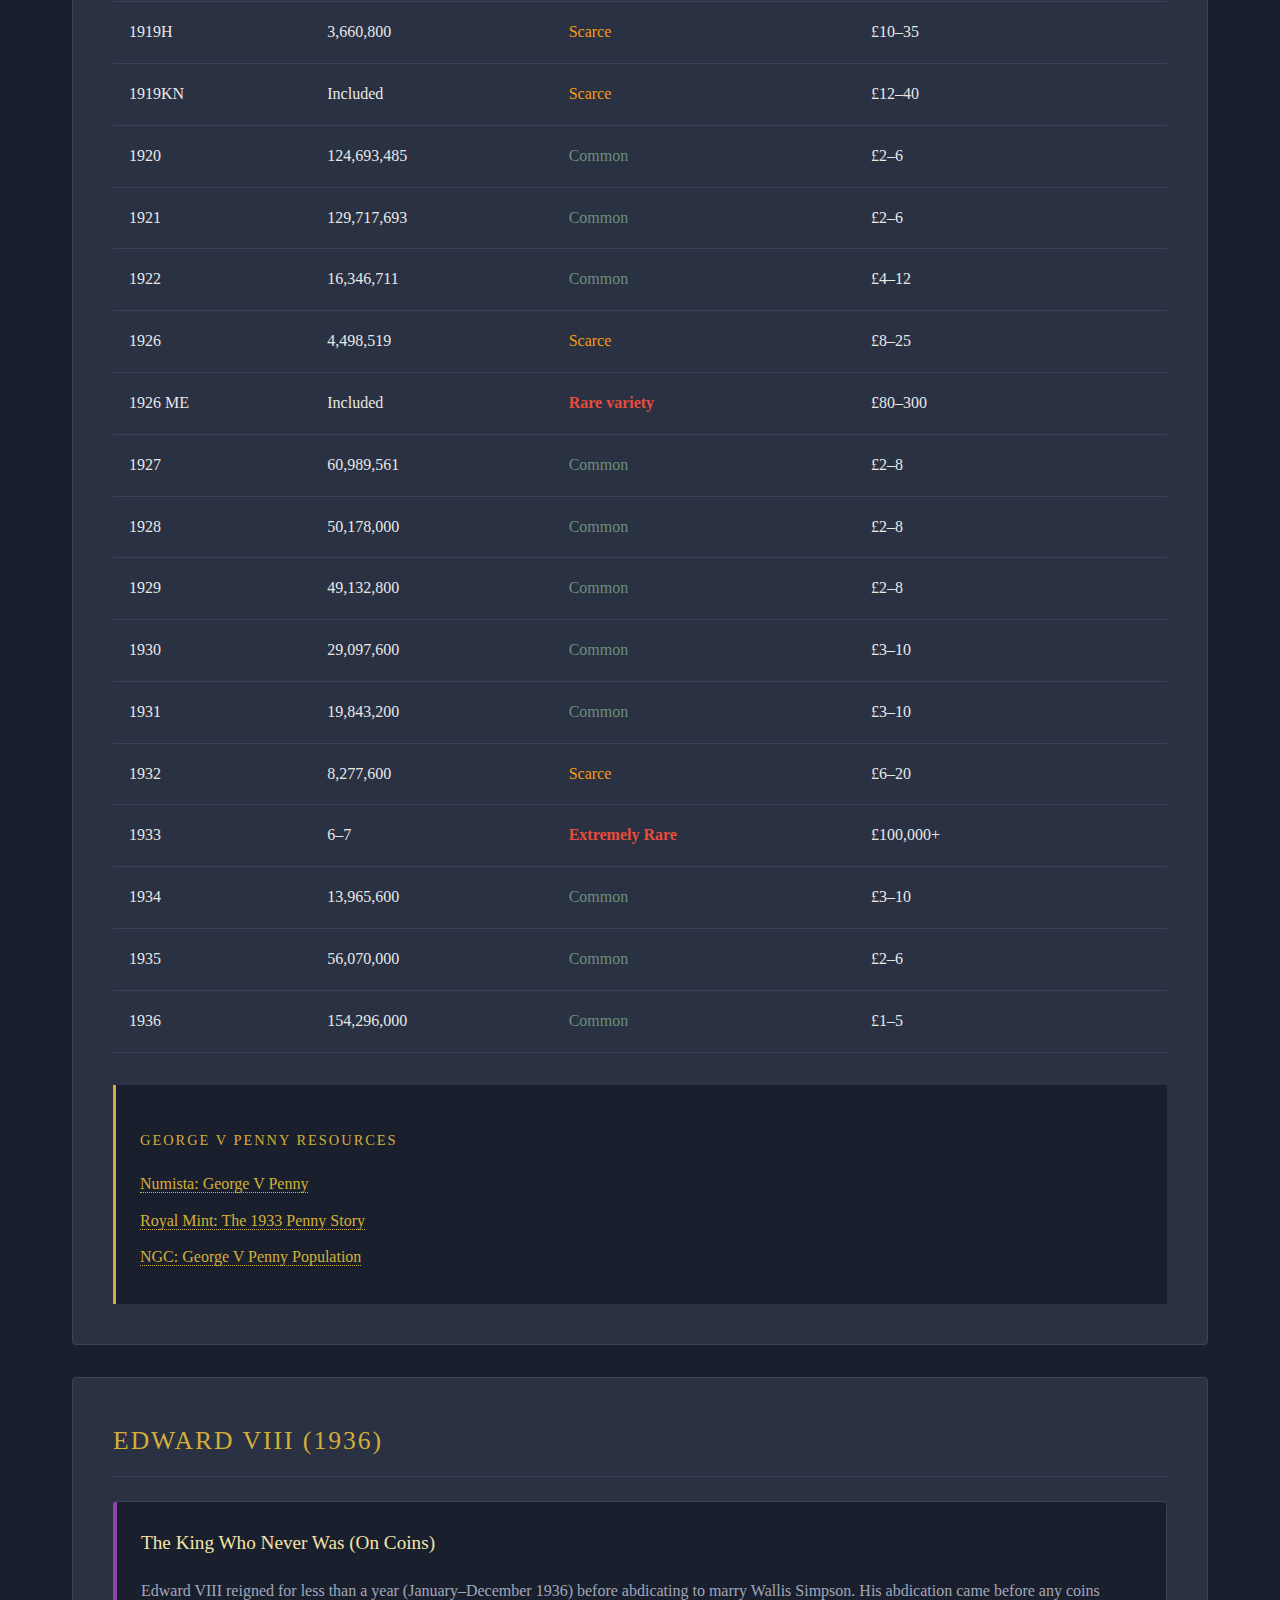
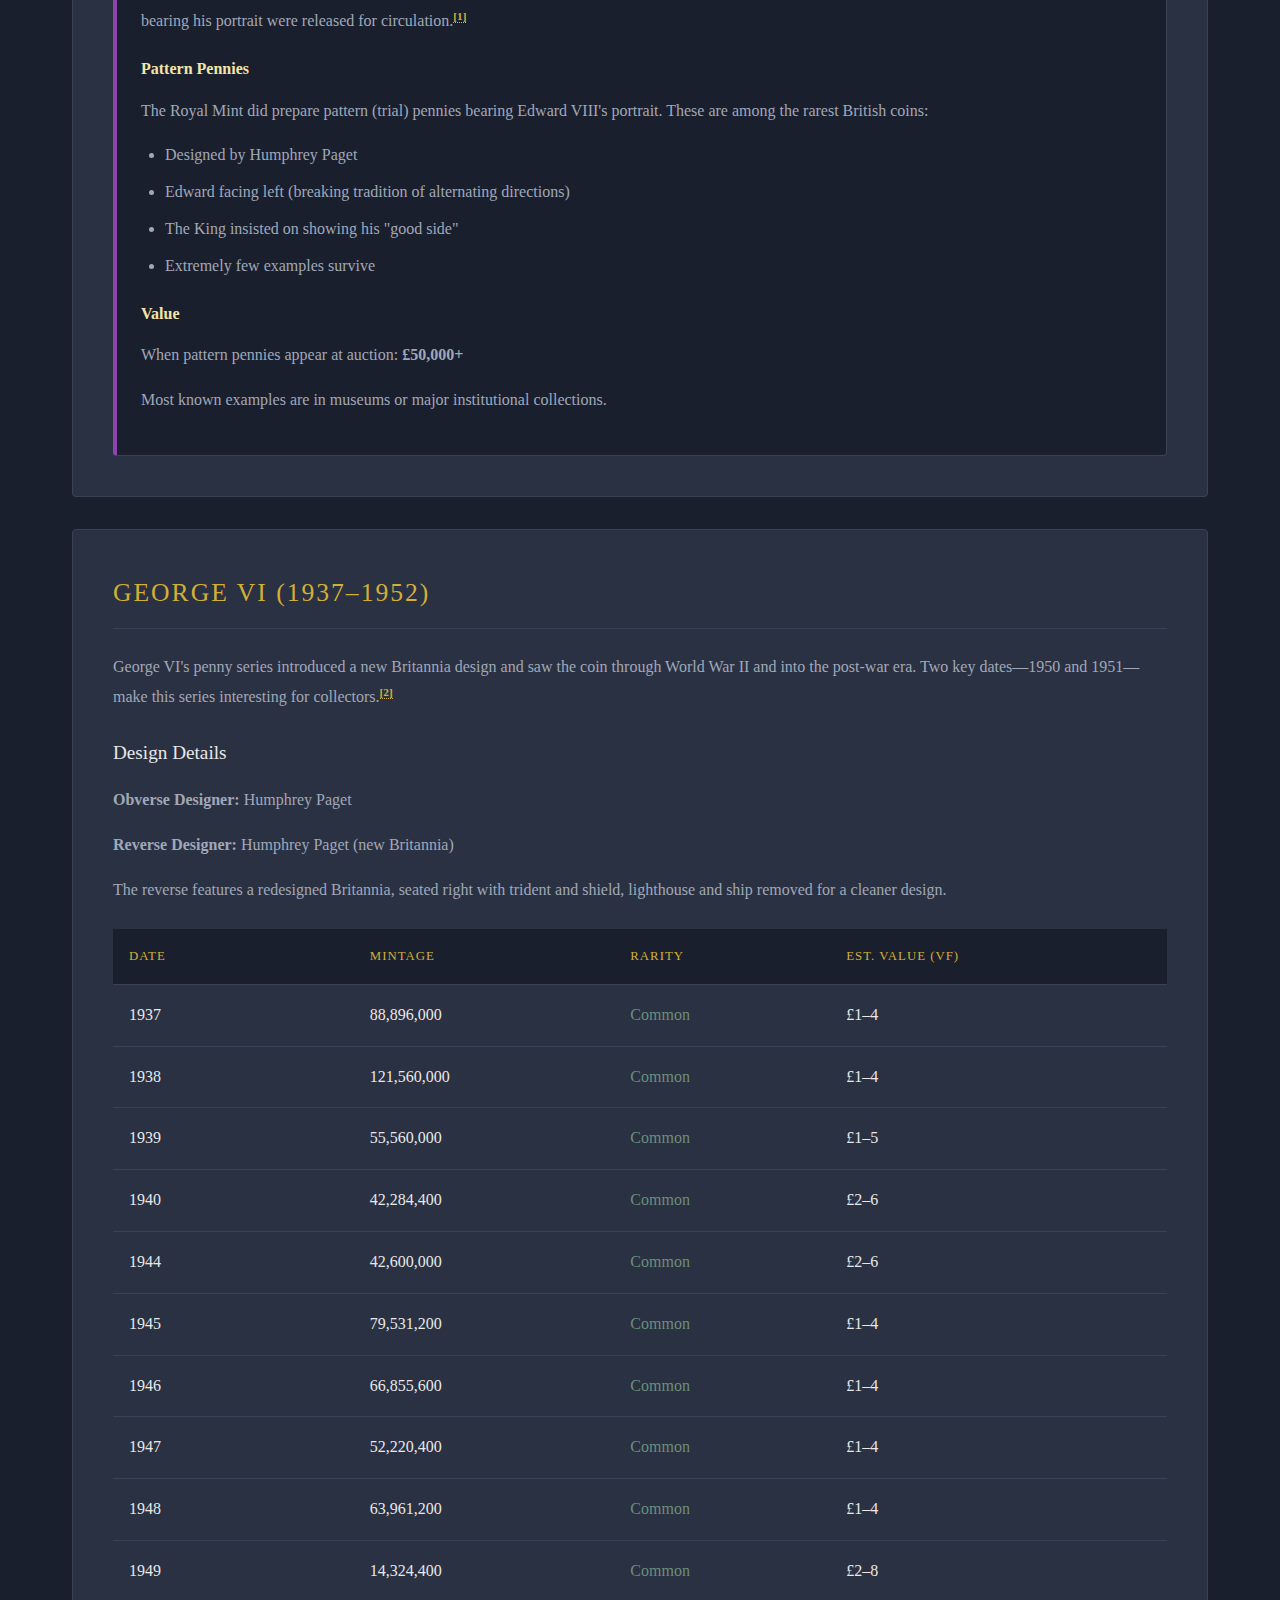
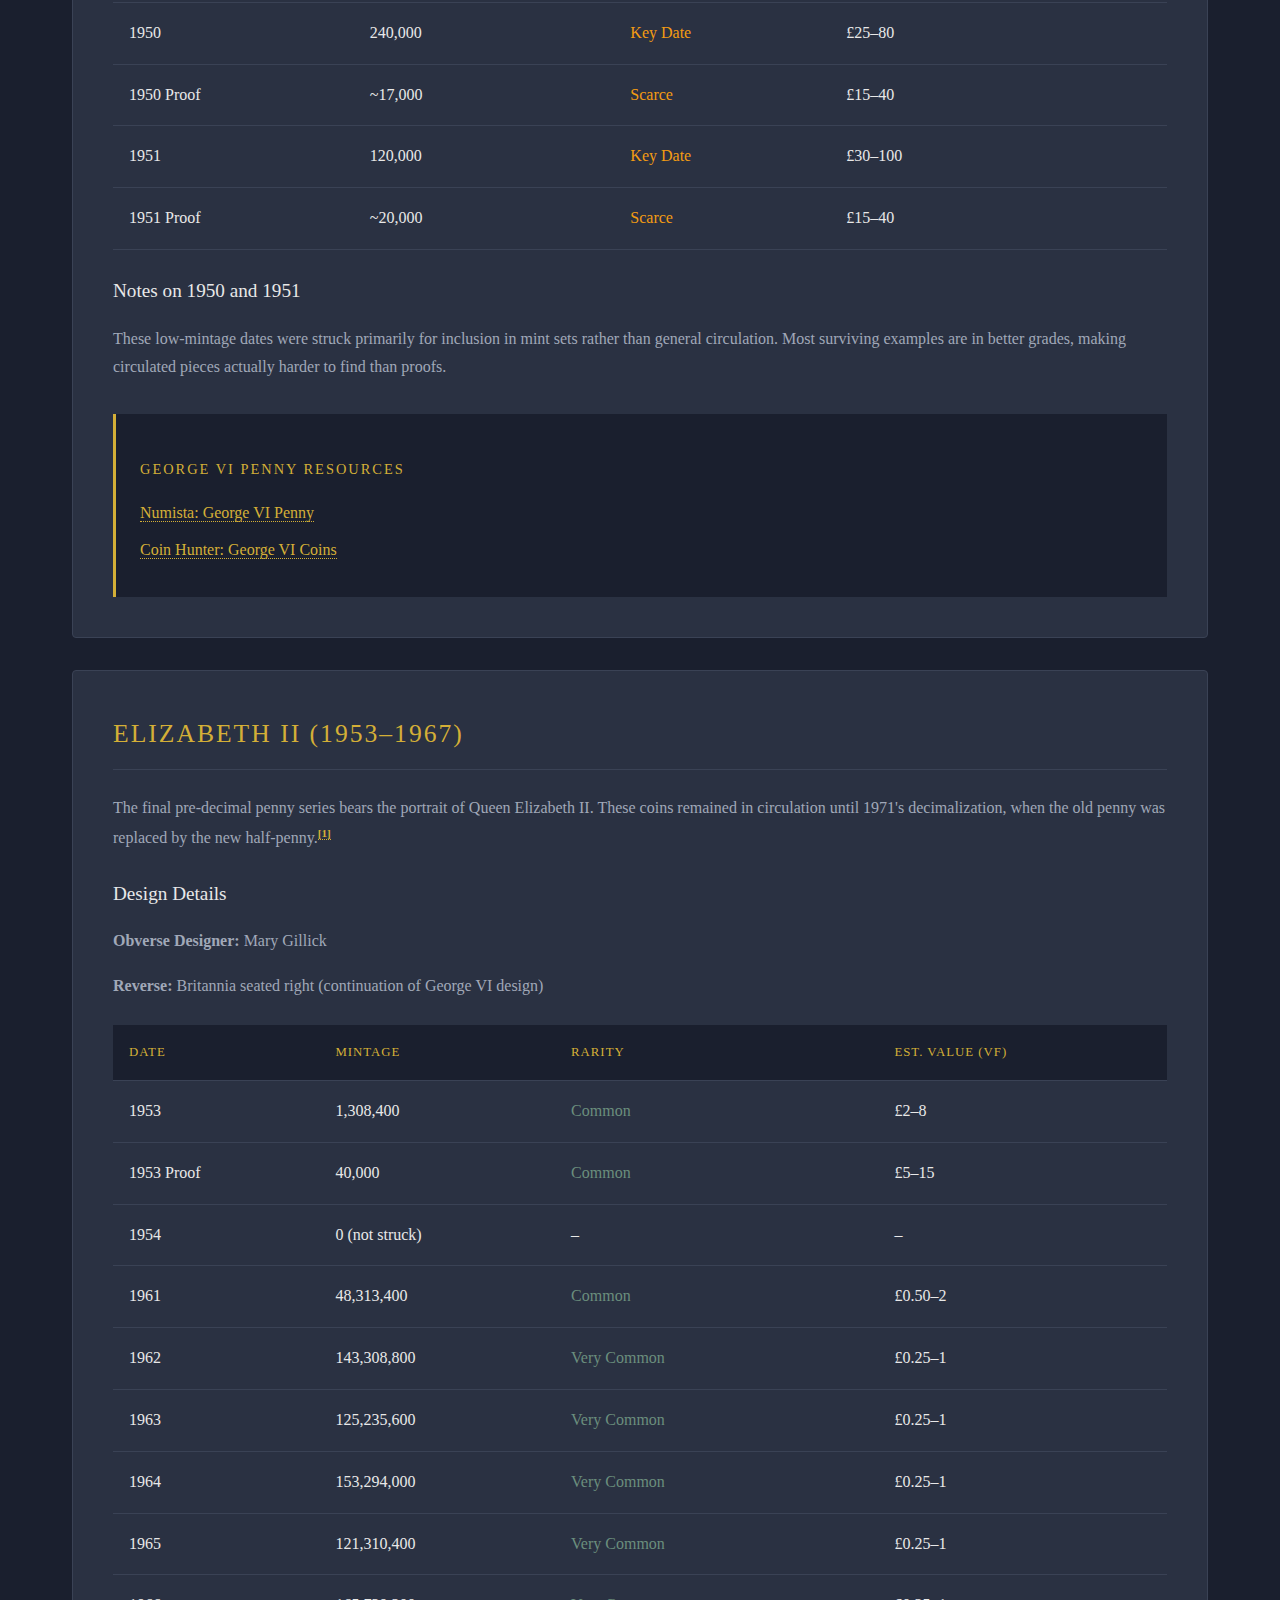
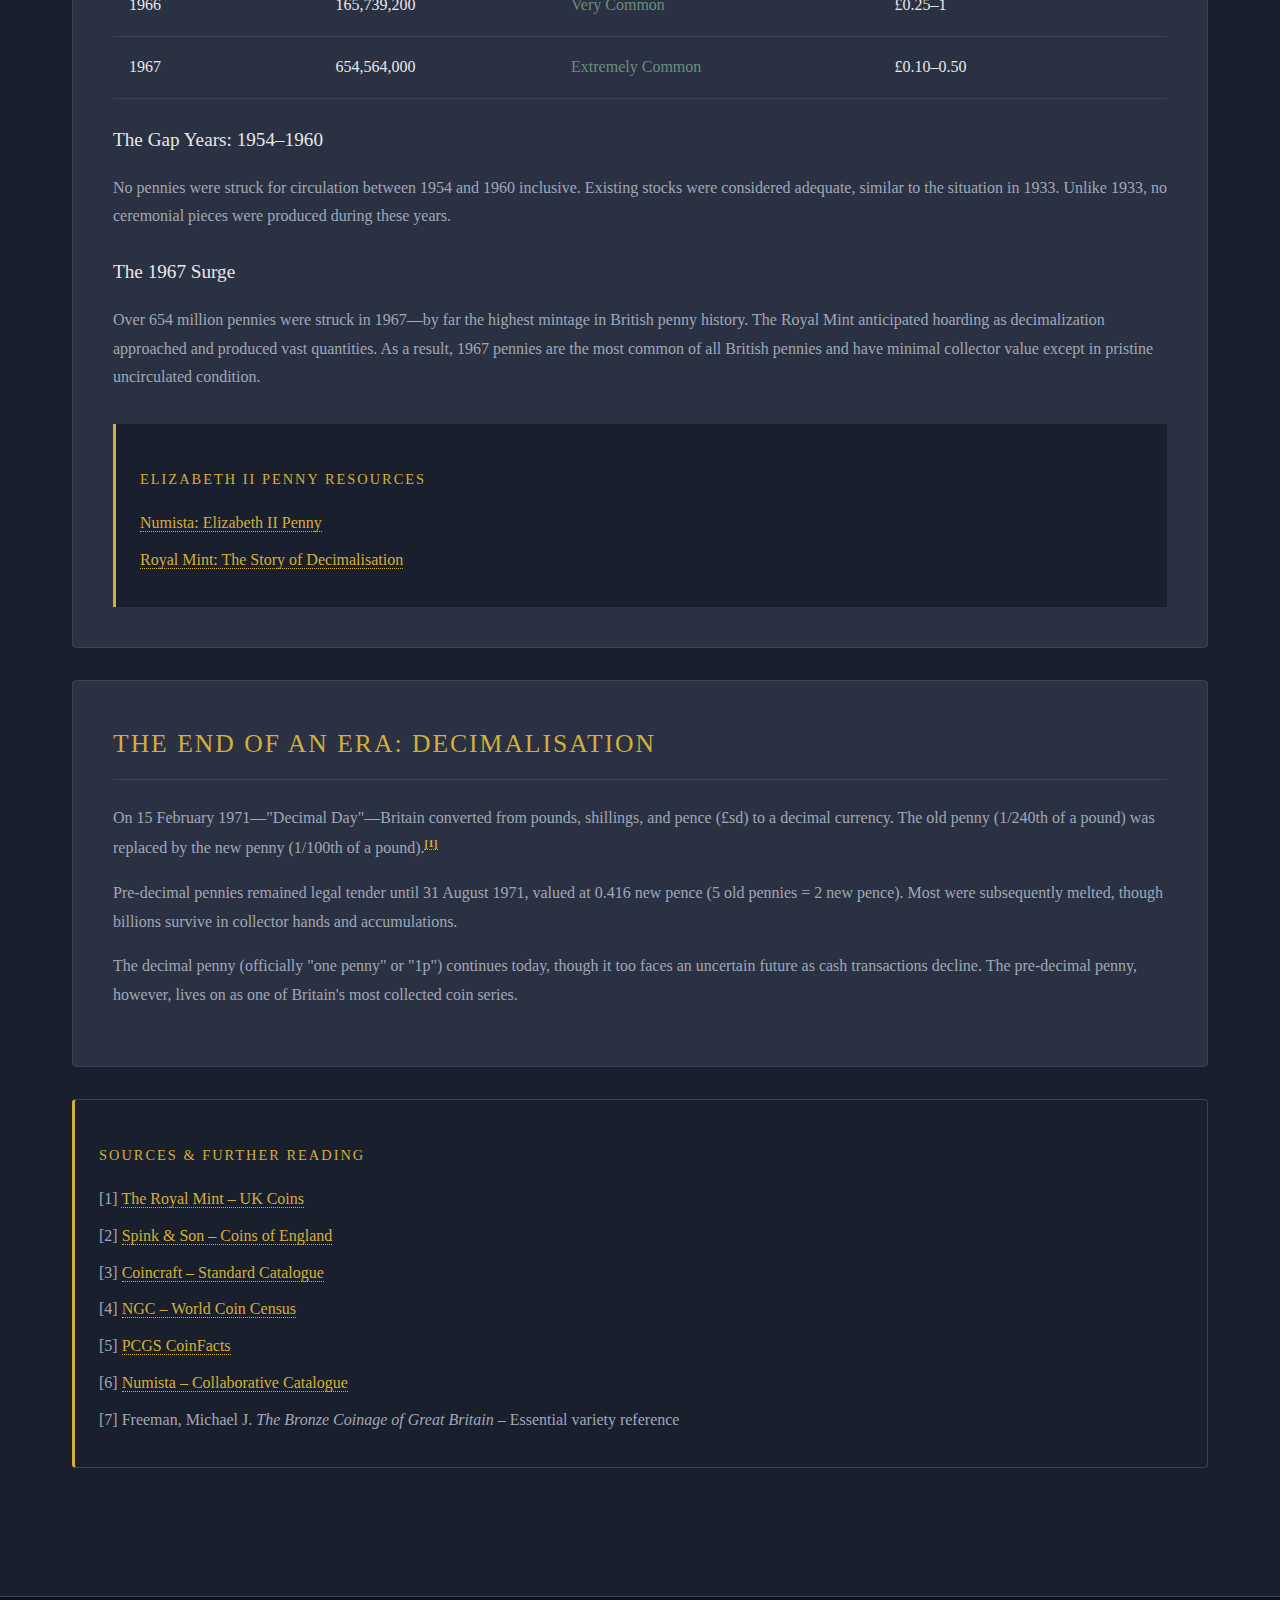
<file: pages/small-pennies.html>
<!DOCTYPE html>
<html lang="en">
<head>
<!-- Google Tag Manager -->
<script>(function(w,d,s,l,i){w[l]=w[l]||[];w[l].push({'gtm.start':
new Date().getTime(),event:'gtm.js'});var f=d.getElementsByTagName(s)[0],
j=d.createElement(s),dl=l!='dataLayer'?'&l='+l:'';j.async=true;j.src=
'https://www.googletagmanager.com/gtm.js?id='+i+dl;f.parentNode.insertBefore(j,f);
})(window,document,'script','dataLayer','GTM-53X4SSN8');</script>
<!-- End Google Tag Manager -->
  <meta charset="UTF-8">
  <meta name="viewport" content="width=device-width, initial-scale=1.0">
  <meta name="description" content="Complete guide to British small bronze pennies 1860-1967. Victoria bun head, Edward VII, George V (including 1933), George VI, and Elizabeth II pennies.">
  <title>Small Bronze Pennies (1860-1967) - British Pennies</title>
  <link rel="stylesheet" href="../css/style.css">
  <link rel="canonical" href="https://britishpennies.org/pages/small-pennies.html">
</head>
<body>
<!-- Google Tag Manager (noscript) -->
<noscript><iframe src="https://www.googletagmanager.com/ns.html?id=GTM-53X4SSN8"
height="0" width="0" style="display:none;visibility:hidden"></iframe></noscript>
<!-- End Google Tag Manager (noscript) -->
  <header>
    <div class="container">
      <h1>British <span>Pennies</span></h1>
      <p class="tagline">Small Bronze Pennies: 1860&ndash;1967</p>
    </div>
  </header>

  <nav>
    <ul>
      <li><a href="../index.html">Home</a></li>
      <li><a href="large-pennies.html">Large Pennies</a></li>
      <li>
        <a href="small-pennies.html" class="active">Small Pennies</a>
        <div class="dropdown">
          <a href="#victoria-bronze">Victoria Bronze (1860&ndash;1901)</a>
          <a href="#edward-vii">Edward VII (1902&ndash;1910)</a>
          <a href="#george-v">George V (1911&ndash;1936)</a>
          <a href="#edward-viii">Edward VIII (1936)</a>
          <a href="#george-vi">George VI (1937&ndash;1952)</a>
          <a href="#elizabeth-ii">Elizabeth II (1953&ndash;1967)</a>
        </div>
      </li>
      <li><a href="key-dates.html">Key Dates &amp; Rarities</a></li>
      <li><a href="grading.html">Grading Guide</a></li>
      <li><a href="varieties.html">Varieties &amp; Errors</a></li>
      <li><a href="resources.html">Resources</a></li>
    </ul>
  </nav>

  <main>
    <section>
      <h2>Introduction to Small Bronze Pennies</h2>
      <p>In 1860, Britain made a fundamental change to its copper coinage: the large copper penny, which had served since 1797, gave way to a smaller bronze coin. This new penny would remain essentially unchanged in size and composition for over a century, until decimalization in 1971.<a href="#ref-rm" class="cite">[1]</a></p>

      <h3>Why the Change?</h3>
      <ul>
        <li><strong>Economics:</strong> Rising copper prices made the large penny uneconomical&mdash;its metal value approached its face value.</li>
        <li><strong>Convenience:</strong> The lighter coin (9.4g vs 18.8g) was easier to carry and handle.</li>
        <li><strong>Technology:</strong> Bronze (copper-tin-zinc alloy) proved more durable and resistant to wear.</li>
        <li><strong>Counterfeiting:</strong> The precise bronze composition was harder to replicate than pure copper.</li>
      </ul>

      <h3>Standard Specifications (1860&ndash;1967)</h3>
      <table>
        <thead>
          <tr>
            <th>Attribute</th>
            <th>Specification</th>
          </tr>
        </thead>
        <tbody>
          <tr><td>Diameter</td><td>30.8mm</td></tr>
          <tr><td>Weight</td><td>9.45g</td></tr>
          <tr><td>Composition</td><td>95% Copper, 4% Tin, 1% Zinc</td></tr>
          <tr><td>Edge</td><td>Plain</td></tr>
          <tr><td>Obverse</td><td>Monarch's portrait</td></tr>
          <tr><td>Reverse</td><td>Britannia seated (varied designs)</td></tr>
        </tbody>
      </table>
    </section>

    <section id="victoria-bronze">
      <h2>Victoria Bronze Pennies (1860&ndash;1901)</h2>

      <p>Queen Victoria's bronze penny series spans three distinct portrait types across 41 years&mdash;the longest penny series for any British monarch.<a href="#ref-spink" class="cite">[2]</a></p>

      <h3>Portrait Types</h3>
      <div class="grid-3">
        <div class="card">
          <div class="date-range">1860&ndash;1894</div>
          <h3>"Bun Head"</h3>
          <p>Named for Victoria's hairstyle worn in a "bun" at the back. Designed by Leonard Charles Wyon. The most common Victorian penny type.</p>
          <p><strong>Key varieties:</strong> Beaded border (1860), toothed border (1860-on), signature positions.</p>
        </div>
        <div class="card">
          <div class="date-range">1895&ndash;1901</div>
          <h3>"Old Head" / "Veiled Head"</h3>
          <p>A mature portrait showing the elderly queen wearing a veil and small crown. Designed by Thomas Brock.</p>
          <p><strong>Key feature:</strong> "ONE PENNY" in linear format on reverse.</p>
        </div>
        <div class="card">
          <div class="date-range">1860 only</div>
          <h3>Beaded vs Toothed Border</h3>
          <p>The 1860 penny exists in two major varieties: beaded border (early) and toothed border (later). Both are collectible.</p>
        </div>
      </div>

      <h3>Bun Head Series (1860&ndash;1894)</h3>
      <table>
        <thead>
          <tr>
            <th>Date</th>
            <th>Mintage (approx)</th>
            <th>Rarity</th>
            <th>Est. Value (VF)</th>
          </tr>
        </thead>
        <tbody>
          <tr>
            <td>1860 Beaded</td>
            <td>~5,000,000</td>
            <td class="rarity-medium">Scarce</td>
            <td>&pound;50&ndash;200</td>
          </tr>
          <tr>
            <td>1860 Toothed</td>
            <td>~35,000,000</td>
            <td class="rarity-low">Common</td>
            <td>&pound;10&ndash;30</td>
          </tr>
          <tr>
            <td>1861</td>
            <td>36,449,280</td>
            <td class="rarity-low">Common</td>
            <td>&pound;8&ndash;25</td>
          </tr>
          <tr>
            <td>1862</td>
            <td>50,534,400</td>
            <td class="rarity-low">Common</td>
            <td>&pound;6&ndash;20</td>
          </tr>
          <tr>
            <td>1863</td>
            <td>28,062,720</td>
            <td class="rarity-low">Common</td>
            <td>&pound;8&ndash;25</td>
          </tr>
          <tr>
            <td>1864</td>
            <td>3,440,640</td>
            <td class="rarity-medium">Scarce</td>
            <td>&pound;25&ndash;80</td>
          </tr>
          <tr>
            <td>1865</td>
            <td>8,601,600</td>
            <td class="rarity-low">Common</td>
            <td>&pound;12&ndash;35</td>
          </tr>
          <tr>
            <td>1866</td>
            <td>9,999,360</td>
            <td class="rarity-low">Common</td>
            <td>&pound;10&ndash;30</td>
          </tr>
          <tr>
            <td>1867</td>
            <td>5,483,520</td>
            <td class="rarity-medium">Scarce</td>
            <td>&pound;20&ndash;60</td>
          </tr>
          <tr>
            <td>1868</td>
            <td>1,182,720</td>
            <td class="rarity-high">Rare</td>
            <td>&pound;80&ndash;250</td>
          </tr>
          <tr>
            <td>1869</td>
            <td>2,580,480</td>
            <td class="rarity-high">Key Date</td>
            <td>&pound;200&ndash;800</td>
          </tr>
          <tr>
            <td>1870</td>
            <td>5,695,025</td>
            <td class="rarity-medium">Scarce</td>
            <td>&pound;30&ndash;100</td>
          </tr>
          <tr>
            <td>1871</td>
            <td>1,290,318</td>
            <td class="rarity-high">Key Date</td>
            <td>&pound;150&ndash;500</td>
          </tr>
          <tr>
            <td>1872</td>
            <td>8,494,572</td>
            <td class="rarity-low">Common</td>
            <td>&pound;10&ndash;30</td>
          </tr>
          <tr>
            <td>1873</td>
            <td>8,494,200</td>
            <td class="rarity-low">Common</td>
            <td>&pound;10&ndash;30</td>
          </tr>
          <tr>
            <td>1874</td>
            <td>5,621,865</td>
            <td class="rarity-low">Common</td>
            <td>&pound;12&ndash;35</td>
          </tr>
          <tr>
            <td>1874H</td>
            <td>Included</td>
            <td class="rarity-medium">Scarce</td>
            <td>&pound;30&ndash;100</td>
          </tr>
          <tr>
            <td>1875</td>
            <td>10,691,040</td>
            <td class="rarity-low">Common</td>
            <td>&pound;8&ndash;25</td>
          </tr>
          <tr>
            <td>1875H</td>
            <td>752,640</td>
            <td class="rarity-medium">Scarce</td>
            <td>&pound;35&ndash;120</td>
          </tr>
          <tr>
            <td>1876H</td>
            <td>1,175,200</td>
            <td class="rarity-medium">Scarce</td>
            <td>&pound;25&ndash;80</td>
          </tr>
          <tr>
            <td>1877</td>
            <td>9,624,747</td>
            <td class="rarity-low">Common</td>
            <td>&pound;8&ndash;25</td>
          </tr>
          <tr>
            <td>1878</td>
            <td>2,764,470</td>
            <td class="rarity-medium">Scarce</td>
            <td>&pound;20&ndash;60</td>
          </tr>
          <tr>
            <td>1879</td>
            <td>7,666,476</td>
            <td class="rarity-low">Common</td>
            <td>&pound;10&ndash;30</td>
          </tr>
          <tr>
            <td>1880</td>
            <td>3,000,831</td>
            <td class="rarity-medium">Scarce</td>
            <td>&pound;18&ndash;50</td>
          </tr>
          <tr>
            <td>1881</td>
            <td>2,302,362</td>
            <td class="rarity-medium">Scarce</td>
            <td>&pound;20&ndash;60</td>
          </tr>
          <tr>
            <td>1881H</td>
            <td>1,792,000</td>
            <td class="rarity-medium">Scarce</td>
            <td>&pound;25&ndash;80</td>
          </tr>
          <tr>
            <td>1882H</td>
            <td>7,526,400</td>
            <td class="rarity-low">Common</td>
            <td>&pound;10&ndash;30</td>
          </tr>
          <tr>
            <td>1882H no H</td>
            <td>Unknown</td>
            <td class="rarity-high">Rare variety</td>
            <td>&pound;500&ndash;2,000</td>
          </tr>
          <tr>
            <td>1883</td>
            <td>6,237,438</td>
            <td class="rarity-low">Common</td>
            <td>&pound;8&ndash;25</td>
          </tr>
          <tr>
            <td>1884</td>
            <td>11,702,802</td>
            <td class="rarity-low">Common</td>
            <td>&pound;6&ndash;20</td>
          </tr>
          <tr>
            <td>1885</td>
            <td>7,145,862</td>
            <td class="rarity-low">Common</td>
            <td>&pound;8&ndash;25</td>
          </tr>
          <tr>
            <td>1886</td>
            <td>6,087,759</td>
            <td class="rarity-low">Common</td>
            <td>&pound;8&ndash;25</td>
          </tr>
          <tr>
            <td>1887</td>
            <td>5,315,085</td>
            <td class="rarity-low">Common</td>
            <td>&pound;8&ndash;25</td>
          </tr>
          <tr>
            <td>1888</td>
            <td>5,125,020</td>
            <td class="rarity-low">Common</td>
            <td>&pound;8&ndash;25</td>
          </tr>
          <tr>
            <td>1889</td>
            <td>12,559,737</td>
            <td class="rarity-low">Common</td>
            <td>&pound;6&ndash;20</td>
          </tr>
          <tr>
            <td>1890</td>
            <td>15,330,840</td>
            <td class="rarity-low">Common</td>
            <td>&pound;6&ndash;20</td>
          </tr>
          <tr>
            <td>1891</td>
            <td>17,885,961</td>
            <td class="rarity-low">Common</td>
            <td>&pound;6&ndash;18</td>
          </tr>
          <tr>
            <td>1892</td>
            <td>10,501,671</td>
            <td class="rarity-low">Common</td>
            <td>&pound;6&ndash;20</td>
          </tr>
          <tr>
            <td>1893</td>
            <td>8,161,737</td>
            <td class="rarity-low">Common</td>
            <td>&pound;6&ndash;20</td>
          </tr>
          <tr>
            <td>1894</td>
            <td>3,883,452</td>
            <td class="rarity-medium">Scarce</td>
            <td>&pound;15&ndash;45</td>
          </tr>
        </tbody>
      </table>

      <h3>Old Head Series (1895&ndash;1901)</h3>
      <table>
        <thead>
          <tr>
            <th>Date</th>
            <th>Mintage</th>
            <th>Rarity</th>
            <th>Est. Value (VF)</th>
          </tr>
        </thead>
        <tbody>
          <tr>
            <td>1895</td>
            <td>5,395,830</td>
            <td class="rarity-low">Common</td>
            <td>&pound;6&ndash;20</td>
          </tr>
          <tr>
            <td>1896</td>
            <td>24,147,156</td>
            <td class="rarity-low">Common</td>
            <td>&pound;4&ndash;15</td>
          </tr>
          <tr>
            <td>1897</td>
            <td>20,756,620</td>
            <td class="rarity-low">Common</td>
            <td>&pound;4&ndash;15</td>
          </tr>
          <tr>
            <td>1898</td>
            <td>14,296,836</td>
            <td class="rarity-low">Common</td>
            <td>&pound;5&ndash;18</td>
          </tr>
          <tr>
            <td>1899</td>
            <td>26,441,069</td>
            <td class="rarity-low">Common</td>
            <td>&pound;4&ndash;15</td>
          </tr>
          <tr>
            <td>1900</td>
            <td>31,778,109</td>
            <td class="rarity-low">Common</td>
            <td>&pound;4&ndash;15</td>
          </tr>
          <tr>
            <td>1901</td>
            <td>22,205,568</td>
            <td class="rarity-low">Common</td>
            <td>&pound;4&ndash;15</td>
          </tr>
        </tbody>
      </table>

      <div class="sources">
        <h4>Victoria Bronze Resources</h4>
        <ul>
          <li><a href="https://en.numista.com/catalogue/pieces1211.html" target="_blank" rel="noopener">Numista: Victoria Bun Head Penny</a></li>
          <li><a href="https://en.numista.com/catalogue/pieces872.html" target="_blank" rel="noopener">Numista: Victoria Old Head Penny</a></li>
          <li><a href="https://www.ngccoin.com/coin-explorer/great-britain-penny-km-749-1-pn-1860-to-1894-cuid-1071903" target="_blank" rel="noopener">NGC: Victoria Bronze Population</a></li>
        </ul>
      </div>
    </section>

    <section id="edward-vii">
      <h2>Edward VII (1902&ndash;1910)</h2>

      <p>Edward VII's brief reign produced a short but interesting penny series. The new king's portrait, designed by George William de Saulles, shows Edward facing right&mdash;the opposite direction from his mother, following British tradition of alternating facing directions.<a href="#ref-rm" class="cite">[1]</a></p>

      <h3>Design Details</h3>
      <p><strong>Designer:</strong> G.W. de Saulles</p>
      <p><strong>Obverse:</strong> Bare head of Edward VII facing right</p>
      <p><strong>Reverse:</strong> Britannia seated right, date in exergue</p>

      <div class="card">
        <h3>1902 "Low Tide" Variety</h3>
        <div class="date-range">Sought-after early die state</div>
        <p>The most famous Edward VII penny variety. Early die states show minimal water around the rocks beneath Britannia&mdash;the "low tide" effect. As dies wore, the water line became more prominent ("high tide").</p>
        <p><strong>Detection:</strong> Examine the sea below Britannia's feet; low tide examples show the rocks more exposed.</p>
        <p><strong>Premium:</strong> 2&ndash;3x over normal 1902 in comparable grades.</p>
      </div>

      <table>
        <thead>
          <tr>
            <th>Date</th>
            <th>Mintage</th>
            <th>Rarity</th>
            <th>Est. Value (VF)</th>
          </tr>
        </thead>
        <tbody>
          <tr>
            <td>1902</td>
            <td>26,976,768</td>
            <td class="rarity-low">Common</td>
            <td>&pound;4&ndash;15</td>
          </tr>
          <tr>
            <td>1902 Low Tide</td>
            <td>Included</td>
            <td class="rarity-medium">Scarce variety</td>
            <td>&pound;15&ndash;60</td>
          </tr>
          <tr>
            <td>1903</td>
            <td>21,415,296</td>
            <td class="rarity-low">Common</td>
            <td>&pound;5&ndash;18</td>
          </tr>
          <tr>
            <td>1904</td>
            <td>12,913,152</td>
            <td class="rarity-low">Common</td>
            <td>&pound;6&ndash;20</td>
          </tr>
          <tr>
            <td>1905</td>
            <td>17,783,808</td>
            <td class="rarity-low">Common</td>
            <td>&pound;5&ndash;18</td>
          </tr>
          <tr>
            <td>1906</td>
            <td>37,989,504</td>
            <td class="rarity-low">Common</td>
            <td>&pound;4&ndash;12</td>
          </tr>
          <tr>
            <td>1907</td>
            <td>47,322,240</td>
            <td class="rarity-low">Common</td>
            <td>&pound;3&ndash;10</td>
          </tr>
          <tr>
            <td>1908</td>
            <td>31,506,048</td>
            <td class="rarity-low">Common</td>
            <td>&pound;4&ndash;12</td>
          </tr>
          <tr>
            <td>1909</td>
            <td>19,617,024</td>
            <td class="rarity-low">Common</td>
            <td>&pound;5&ndash;15</td>
          </tr>
          <tr>
            <td>1910</td>
            <td>29,549,184</td>
            <td class="rarity-low">Common</td>
            <td>&pound;4&ndash;12</td>
          </tr>
        </tbody>
      </table>

      <div class="sources">
        <h4>Edward VII Penny Resources</h4>
        <ul>
          <li><a href="https://en.numista.com/catalogue/pieces871.html" target="_blank" rel="noopener">Numista: Edward VII Penny</a></li>
          <li><a href="https://www.coinhunter.co.uk/edward-vii-coins/" target="_blank" rel="noopener">Coin Hunter: Edward VII Coins</a></li>
        </ul>
      </div>
    </section>

    <section id="george-v">
      <h2>George V (1911&ndash;1936)</h2>

      <p>George V's 25-year reign encompasses some of the most collected British pennies, including the legendary 1933&mdash;Britain's rarest circulation-type coin. The series also includes World War I branch mint issues and two distinct portrait types.<a href="#ref-spink" class="cite">[2]</a></p>

      <h3>Portrait Types</h3>
      <div class="grid-2">
        <div class="card">
          <div class="date-range">1911&ndash;1927</div>
          <h3>First (Large) Head</h3>
          <p>Designed by Bertram Mackennal. Features a detailed portrait with pronounced beard detail. BM initials on truncation.</p>
        </div>
        <div class="card">
          <div class="date-range">1928&ndash;1936</div>
          <h3>Modified (Small) Head</h3>
          <p>Slightly smaller portrait with modified hair and beard detail. Introduced for improved striking quality.</p>
        </div>
      </div>

      <h3>Branch Mint Issues (1912&ndash;1919)</h3>
      <p>During World War I, demand for pennies exceeded Royal Mint capacity. Private mints were contracted to produce coins, identifiable by mintmarks:<a href="#ref-coincraft" class="cite">[3]</a></p>

      <table>
        <thead>
          <tr>
            <th>Mintmark</th>
            <th>Mint</th>
            <th>Location</th>
            <th>Years Active</th>
          </tr>
        </thead>
        <tbody>
          <tr>
            <td><strong>H</strong></td>
            <td>Heaton Mint</td>
            <td>Birmingham</td>
            <td>1912, 1918, 1919</td>
          </tr>
          <tr>
            <td><strong>KN</strong></td>
            <td>Kings Norton Metal Co.</td>
            <td>Birmingham</td>
            <td>1918, 1919</td>
          </tr>
        </tbody>
      </table>

      <p><strong>Mintmark location:</strong> To the left of the date on the reverse.</p>

      <h3>The 1933 Penny: Britain's Rarest</h3>
      <div class="card" style="border-left: 4px solid #c0392b;">
        <h3>1933 Penny</h3>
        <div class="date-range" style="color: #c0392b;">Extremely Rare: 6&ndash;7 Known</div>
        <p>No pennies were struck for circulation in 1933&mdash;existing stocks from previous years were sufficient. However, the Royal Mint produced a small number (estimated 6&ndash;7) for ceremonial purposes: to be placed under foundation stones of buildings constructed that year.<a href="#ref-rm" class="cite">[1]</a></p>

        <h4>Known Specimens</h4>
        <ul>
          <li>Royal Mint Museum</li>
          <li>British Museum</li>
          <li>Church of St. Cross, Middlesbrough (under foundation stone)</li>
          <li>Church of St. Mary, Patrixbourne, Kent</li>
          <li>Several in private collections</li>
        </ul>

        <h4>Value</h4>
        <p>When specimens appear at auction, they typically realize <strong>&pound;100,000+</strong>. A 1933 penny sold in 2016 for over &pound;72,000, and values have increased since.</p>

        <h4>Warning: Forgeries</h4>
        <p>Due to extreme value, forgeries exist&mdash;typically altered 1935 or 1938 pennies. Any claimed 1933 penny requires rigorous authentication by a major grading service.</p>
      </div>

      <h3>Complete Date Run</h3>
      <table>
        <thead>
          <tr>
            <th>Date</th>
            <th>Mintage</th>
            <th>Rarity</th>
            <th>Est. Value (VF)</th>
          </tr>
        </thead>
        <tbody>
          <tr>
            <td>1911</td>
            <td>23,079,168</td>
            <td class="rarity-low">Common</td>
            <td>&pound;3&ndash;10</td>
          </tr>
          <tr>
            <td>1912</td>
            <td>48,306,048</td>
            <td class="rarity-low">Common</td>
            <td>&pound;2&ndash;8</td>
          </tr>
          <tr>
            <td>1912H</td>
            <td>16,800,000</td>
            <td class="rarity-medium">Scarce</td>
            <td>&pound;8&ndash;25</td>
          </tr>
          <tr>
            <td>1913</td>
            <td>65,497,872</td>
            <td class="rarity-low">Common</td>
            <td>&pound;2&ndash;8</td>
          </tr>
          <tr>
            <td>1914</td>
            <td>50,820,997</td>
            <td class="rarity-low">Common</td>
            <td>&pound;2&ndash;8</td>
          </tr>
          <tr>
            <td>1915</td>
            <td>47,310,807</td>
            <td class="rarity-low">Common</td>
            <td>&pound;2&ndash;8</td>
          </tr>
          <tr>
            <td>1916</td>
            <td>86,411,165</td>
            <td class="rarity-low">Common</td>
            <td>&pound;2&ndash;6</td>
          </tr>
          <tr>
            <td>1917</td>
            <td>107,905,436</td>
            <td class="rarity-low">Common</td>
            <td>&pound;2&ndash;6</td>
          </tr>
          <tr>
            <td>1918</td>
            <td>84,227,372</td>
            <td class="rarity-low">Common</td>
            <td>&pound;2&ndash;6</td>
          </tr>
          <tr>
            <td>1918H</td>
            <td>3,660,800</td>
            <td class="rarity-medium">Scarce</td>
            <td>&pound;10&ndash;35</td>
          </tr>
          <tr>
            <td>1918KN</td>
            <td>Included</td>
            <td class="rarity-medium">Scarce</td>
            <td>&pound;12&ndash;40</td>
          </tr>
          <tr>
            <td>1919</td>
            <td>113,761,090</td>
            <td class="rarity-low">Common</td>
            <td>&pound;2&ndash;6</td>
          </tr>
          <tr>
            <td>1919H</td>
            <td>3,660,800</td>
            <td class="rarity-medium">Scarce</td>
            <td>&pound;10&ndash;35</td>
          </tr>
          <tr>
            <td>1919KN</td>
            <td>Included</td>
            <td class="rarity-medium">Scarce</td>
            <td>&pound;12&ndash;40</td>
          </tr>
          <tr>
            <td>1920</td>
            <td>124,693,485</td>
            <td class="rarity-low">Common</td>
            <td>&pound;2&ndash;6</td>
          </tr>
          <tr>
            <td>1921</td>
            <td>129,717,693</td>
            <td class="rarity-low">Common</td>
            <td>&pound;2&ndash;6</td>
          </tr>
          <tr>
            <td>1922</td>
            <td>16,346,711</td>
            <td class="rarity-low">Common</td>
            <td>&pound;4&ndash;12</td>
          </tr>
          <tr>
            <td>1926</td>
            <td>4,498,519</td>
            <td class="rarity-medium">Scarce</td>
            <td>&pound;8&ndash;25</td>
          </tr>
          <tr>
            <td>1926 ME</td>
            <td>Included</td>
            <td class="rarity-high">Rare variety</td>
            <td>&pound;80&ndash;300</td>
          </tr>
          <tr>
            <td>1927</td>
            <td>60,989,561</td>
            <td class="rarity-low">Common</td>
            <td>&pound;2&ndash;8</td>
          </tr>
          <tr>
            <td>1928</td>
            <td>50,178,000</td>
            <td class="rarity-low">Common</td>
            <td>&pound;2&ndash;8</td>
          </tr>
          <tr>
            <td>1929</td>
            <td>49,132,800</td>
            <td class="rarity-low">Common</td>
            <td>&pound;2&ndash;8</td>
          </tr>
          <tr>
            <td>1930</td>
            <td>29,097,600</td>
            <td class="rarity-low">Common</td>
            <td>&pound;3&ndash;10</td>
          </tr>
          <tr>
            <td>1931</td>
            <td>19,843,200</td>
            <td class="rarity-low">Common</td>
            <td>&pound;3&ndash;10</td>
          </tr>
          <tr>
            <td>1932</td>
            <td>8,277,600</td>
            <td class="rarity-medium">Scarce</td>
            <td>&pound;6&ndash;20</td>
          </tr>
          <tr>
            <td>1933</td>
            <td>6&ndash;7</td>
            <td class="rarity-high">Extremely Rare</td>
            <td>&pound;100,000+</td>
          </tr>
          <tr>
            <td>1934</td>
            <td>13,965,600</td>
            <td class="rarity-low">Common</td>
            <td>&pound;3&ndash;10</td>
          </tr>
          <tr>
            <td>1935</td>
            <td>56,070,000</td>
            <td class="rarity-low">Common</td>
            <td>&pound;2&ndash;6</td>
          </tr>
          <tr>
            <td>1936</td>
            <td>154,296,000</td>
            <td class="rarity-low">Common</td>
            <td>&pound;1&ndash;5</td>
          </tr>
        </tbody>
      </table>

      <div class="sources">
        <h4>George V Penny Resources</h4>
        <ul>
          <li><a href="https://en.numista.com/catalogue/pieces870.html" target="_blank" rel="noopener">Numista: George V Penny</a></li>
          <li><a href="https://www.royalmint.com/discover/uk-coins/the-1933-penny/" target="_blank" rel="noopener">Royal Mint: The 1933 Penny Story</a></li>
          <li><a href="https://www.ngccoin.com/coin-explorer/great-britain-penny-km-810-pn-1911-to-1926-cuid-1071895" target="_blank" rel="noopener">NGC: George V Penny Population</a></li>
        </ul>
      </div>
    </section>

    <section id="edward-viii">
      <h2>Edward VIII (1936)</h2>

      <div class="card" style="border-left: 4px solid #8e44ad;">
        <h3>The King Who Never Was (On Coins)</h3>
        <p>Edward VIII reigned for less than a year (January&ndash;December 1936) before abdicating to marry Wallis Simpson. His abdication came before any coins bearing his portrait were released for circulation.<a href="#ref-rm" class="cite">[1]</a></p>

        <h4>Pattern Pennies</h4>
        <p>The Royal Mint did prepare pattern (trial) pennies bearing Edward VIII's portrait. These are among the rarest British coins:</p>
        <ul>
          <li>Designed by Humphrey Paget</li>
          <li>Edward facing left (breaking tradition of alternating directions)</li>
          <li>The King insisted on showing his "good side"</li>
          <li>Extremely few examples survive</li>
        </ul>

        <h4>Value</h4>
        <p>When pattern pennies appear at auction: <strong>&pound;50,000+</strong></p>
        <p>Most known examples are in museums or major institutional collections.</p>
      </div>
    </section>

    <section id="george-vi">
      <h2>George VI (1937&ndash;1952)</h2>

      <p>George VI's penny series introduced a new Britannia design and saw the coin through World War II and into the post-war era. Two key dates&mdash;1950 and 1951&mdash;make this series interesting for collectors.<a href="#ref-spink" class="cite">[2]</a></p>

      <h3>Design Details</h3>
      <p><strong>Obverse Designer:</strong> Humphrey Paget</p>
      <p><strong>Reverse Designer:</strong> Humphrey Paget (new Britannia)</p>
      <p>The reverse features a redesigned Britannia, seated right with trident and shield, lighthouse and ship removed for a cleaner design.</p>

      <table>
        <thead>
          <tr>
            <th>Date</th>
            <th>Mintage</th>
            <th>Rarity</th>
            <th>Est. Value (VF)</th>
          </tr>
        </thead>
        <tbody>
          <tr>
            <td>1937</td>
            <td>88,896,000</td>
            <td class="rarity-low">Common</td>
            <td>&pound;1&ndash;4</td>
          </tr>
          <tr>
            <td>1938</td>
            <td>121,560,000</td>
            <td class="rarity-low">Common</td>
            <td>&pound;1&ndash;4</td>
          </tr>
          <tr>
            <td>1939</td>
            <td>55,560,000</td>
            <td class="rarity-low">Common</td>
            <td>&pound;1&ndash;5</td>
          </tr>
          <tr>
            <td>1940</td>
            <td>42,284,400</td>
            <td class="rarity-low">Common</td>
            <td>&pound;2&ndash;6</td>
          </tr>
          <tr>
            <td>1944</td>
            <td>42,600,000</td>
            <td class="rarity-low">Common</td>
            <td>&pound;2&ndash;6</td>
          </tr>
          <tr>
            <td>1945</td>
            <td>79,531,200</td>
            <td class="rarity-low">Common</td>
            <td>&pound;1&ndash;4</td>
          </tr>
          <tr>
            <td>1946</td>
            <td>66,855,600</td>
            <td class="rarity-low">Common</td>
            <td>&pound;1&ndash;4</td>
          </tr>
          <tr>
            <td>1947</td>
            <td>52,220,400</td>
            <td class="rarity-low">Common</td>
            <td>&pound;1&ndash;4</td>
          </tr>
          <tr>
            <td>1948</td>
            <td>63,961,200</td>
            <td class="rarity-low">Common</td>
            <td>&pound;1&ndash;4</td>
          </tr>
          <tr>
            <td>1949</td>
            <td>14,324,400</td>
            <td class="rarity-low">Common</td>
            <td>&pound;2&ndash;8</td>
          </tr>
          <tr>
            <td>1950</td>
            <td>240,000</td>
            <td class="rarity-medium">Key Date</td>
            <td>&pound;25&ndash;80</td>
          </tr>
          <tr>
            <td>1950 Proof</td>
            <td>~17,000</td>
            <td class="rarity-medium">Scarce</td>
            <td>&pound;15&ndash;40</td>
          </tr>
          <tr>
            <td>1951</td>
            <td>120,000</td>
            <td class="rarity-medium">Key Date</td>
            <td>&pound;30&ndash;100</td>
          </tr>
          <tr>
            <td>1951 Proof</td>
            <td>~20,000</td>
            <td class="rarity-medium">Scarce</td>
            <td>&pound;15&ndash;40</td>
          </tr>
        </tbody>
      </table>

      <h3>Notes on 1950 and 1951</h3>
      <p>These low-mintage dates were struck primarily for inclusion in mint sets rather than general circulation. Most surviving examples are in better grades, making circulated pieces actually harder to find than proofs.</p>

      <div class="sources">
        <h4>George VI Penny Resources</h4>
        <ul>
          <li><a href="https://en.numista.com/catalogue/pieces869.html" target="_blank" rel="noopener">Numista: George VI Penny</a></li>
          <li><a href="https://www.coinhunter.co.uk/george-vi-coins/" target="_blank" rel="noopener">Coin Hunter: George VI Coins</a></li>
        </ul>
      </div>
    </section>

    <section id="elizabeth-ii">
      <h2>Elizabeth II (1953&ndash;1967)</h2>

      <p>The final pre-decimal penny series bears the portrait of Queen Elizabeth II. These coins remained in circulation until 1971's decimalization, when the old penny was replaced by the new half-penny.<a href="#ref-rm" class="cite">[1]</a></p>

      <h3>Design Details</h3>
      <p><strong>Obverse Designer:</strong> Mary Gillick</p>
      <p><strong>Reverse:</strong> Britannia seated right (continuation of George VI design)</p>

      <table>
        <thead>
          <tr>
            <th>Date</th>
            <th>Mintage</th>
            <th>Rarity</th>
            <th>Est. Value (VF)</th>
          </tr>
        </thead>
        <tbody>
          <tr>
            <td>1953</td>
            <td>1,308,400</td>
            <td class="rarity-low">Common</td>
            <td>&pound;2&ndash;8</td>
          </tr>
          <tr>
            <td>1953 Proof</td>
            <td>40,000</td>
            <td class="rarity-low">Common</td>
            <td>&pound;5&ndash;15</td>
          </tr>
          <tr>
            <td>1954</td>
            <td>0 (not struck)</td>
            <td>&ndash;</td>
            <td>&ndash;</td>
          </tr>
          <tr>
            <td>1961</td>
            <td>48,313,400</td>
            <td class="rarity-low">Common</td>
            <td>&pound;0.50&ndash;2</td>
          </tr>
          <tr>
            <td>1962</td>
            <td>143,308,800</td>
            <td class="rarity-low">Very Common</td>
            <td>&pound;0.25&ndash;1</td>
          </tr>
          <tr>
            <td>1963</td>
            <td>125,235,600</td>
            <td class="rarity-low">Very Common</td>
            <td>&pound;0.25&ndash;1</td>
          </tr>
          <tr>
            <td>1964</td>
            <td>153,294,000</td>
            <td class="rarity-low">Very Common</td>
            <td>&pound;0.25&ndash;1</td>
          </tr>
          <tr>
            <td>1965</td>
            <td>121,310,400</td>
            <td class="rarity-low">Very Common</td>
            <td>&pound;0.25&ndash;1</td>
          </tr>
          <tr>
            <td>1966</td>
            <td>165,739,200</td>
            <td class="rarity-low">Very Common</td>
            <td>&pound;0.25&ndash;1</td>
          </tr>
          <tr>
            <td>1967</td>
            <td>654,564,000</td>
            <td class="rarity-low">Extremely Common</td>
            <td>&pound;0.10&ndash;0.50</td>
          </tr>
        </tbody>
      </table>

      <h3>The Gap Years: 1954&ndash;1960</h3>
      <p>No pennies were struck for circulation between 1954 and 1960 inclusive. Existing stocks were considered adequate, similar to the situation in 1933. Unlike 1933, no ceremonial pieces were produced during these years.</p>

      <h3>The 1967 Surge</h3>
      <p>Over 654 million pennies were struck in 1967&mdash;by far the highest mintage in British penny history. The Royal Mint anticipated hoarding as decimalization approached and produced vast quantities. As a result, 1967 pennies are the most common of all British pennies and have minimal collector value except in pristine uncirculated condition.</p>

      <div class="sources">
        <h4>Elizabeth II Penny Resources</h4>
        <ul>
          <li><a href="https://en.numista.com/catalogue/pieces868.html" target="_blank" rel="noopener">Numista: Elizabeth II Penny</a></li>
          <li><a href="https://www.royalmint.com/discover/decimalisation/" target="_blank" rel="noopener">Royal Mint: The Story of Decimalisation</a></li>
        </ul>
      </div>
    </section>

    <section>
      <h2>The End of an Era: Decimalisation</h2>
      <p>On 15 February 1971&mdash;"Decimal Day"&mdash;Britain converted from pounds, shillings, and pence (£sd) to a decimal currency. The old penny (1/240th of a pound) was replaced by the new penny (1/100th of a pound).<a href="#ref-rm" class="cite">[1]</a></p>

      <p>Pre-decimal pennies remained legal tender until 31 August 1971, valued at 0.416 new pence (5 old pennies = 2 new pence). Most were subsequently melted, though billions survive in collector hands and accumulations.</p>

      <p>The decimal penny (officially "one penny" or "1p") continues today, though it too faces an uncertain future as cash transactions decline. The pre-decimal penny, however, lives on as one of Britain's most collected coin series.</p>
    </section>

    <section class="sources" id="references">
      <h4>Sources &amp; Further Reading</h4>
      <ul>
        <li id="ref-rm">[1] <a href="https://www.royalmint.com/discover/uk-coins/" target="_blank" rel="noopener">The Royal Mint &ndash; UK Coins</a></li>
        <li id="ref-spink">[2] <a href="https://www.spink.com/" target="_blank" rel="noopener">Spink &amp; Son &ndash; Coins of England</a></li>
        <li id="ref-coincraft">[3] <a href="https://www.coincraft.com/" target="_blank" rel="noopener">Coincraft &ndash; Standard Catalogue</a></li>
        <li>[4] <a href="https://www.ngccoin.com/" target="_blank" rel="noopener">NGC &ndash; World Coin Census</a></li>
        <li>[5] <a href="https://www.pcgs.com/" target="_blank" rel="noopener">PCGS CoinFacts</a></li>
        <li>[6] <a href="https://en.numista.com/" target="_blank" rel="noopener">Numista &ndash; Collaborative Catalogue</a></li>
        <li>[7] Freeman, Michael J. <em>The Bronze Coinage of Great Britain</em> &ndash; Essential variety reference</li>
      </ul>
    </section>
  </main>

  <footer>
    <div class="container">
      <div class="footer-grid">
        <div>
          <h4>Small Pennies</h4>
          <ul>
            <li><a href="#victoria-bronze">Victoria Bronze</a></li>
            <li><a href="#edward-vii">Edward VII</a></li>
            <li><a href="#george-v">George V</a></li>
            <li><a href="#george-vi">George VI</a></li>
            <li><a href="#elizabeth-ii">Elizabeth II</a></li>
          </ul>
        </div>
        <div>
          <h4>Continue Exploring</h4>
          <ul>
            <li><a href="large-pennies.html">Large Copper Pennies</a></li>
            <li><a href="key-dates.html">Key Dates &amp; Rarities</a></li>
            <li><a href="grading.html">Grading Guide</a></li>
          </ul>
        </div>
        <div>
          <h4>External Resources</h4>
          <ul>
            <li><a href="https://www.royalmint.com/" target="_blank" rel="noopener">The Royal Mint</a></li>
            <li><a href="https://www.ngccoin.com/" target="_blank" rel="noopener">NGC</a></li>
            <li><a href="https://www.pcgs.com/" target="_blank" rel="noopener">PCGS</a></li>
          </ul>
        </div>
      </div>
      <div class="footer-bottom">
        <p>&copy; 2024 BritishPennies.org. All rights reserved.</p>
      </div>
    </div>
  </footer>
</body>
</html>
</file>
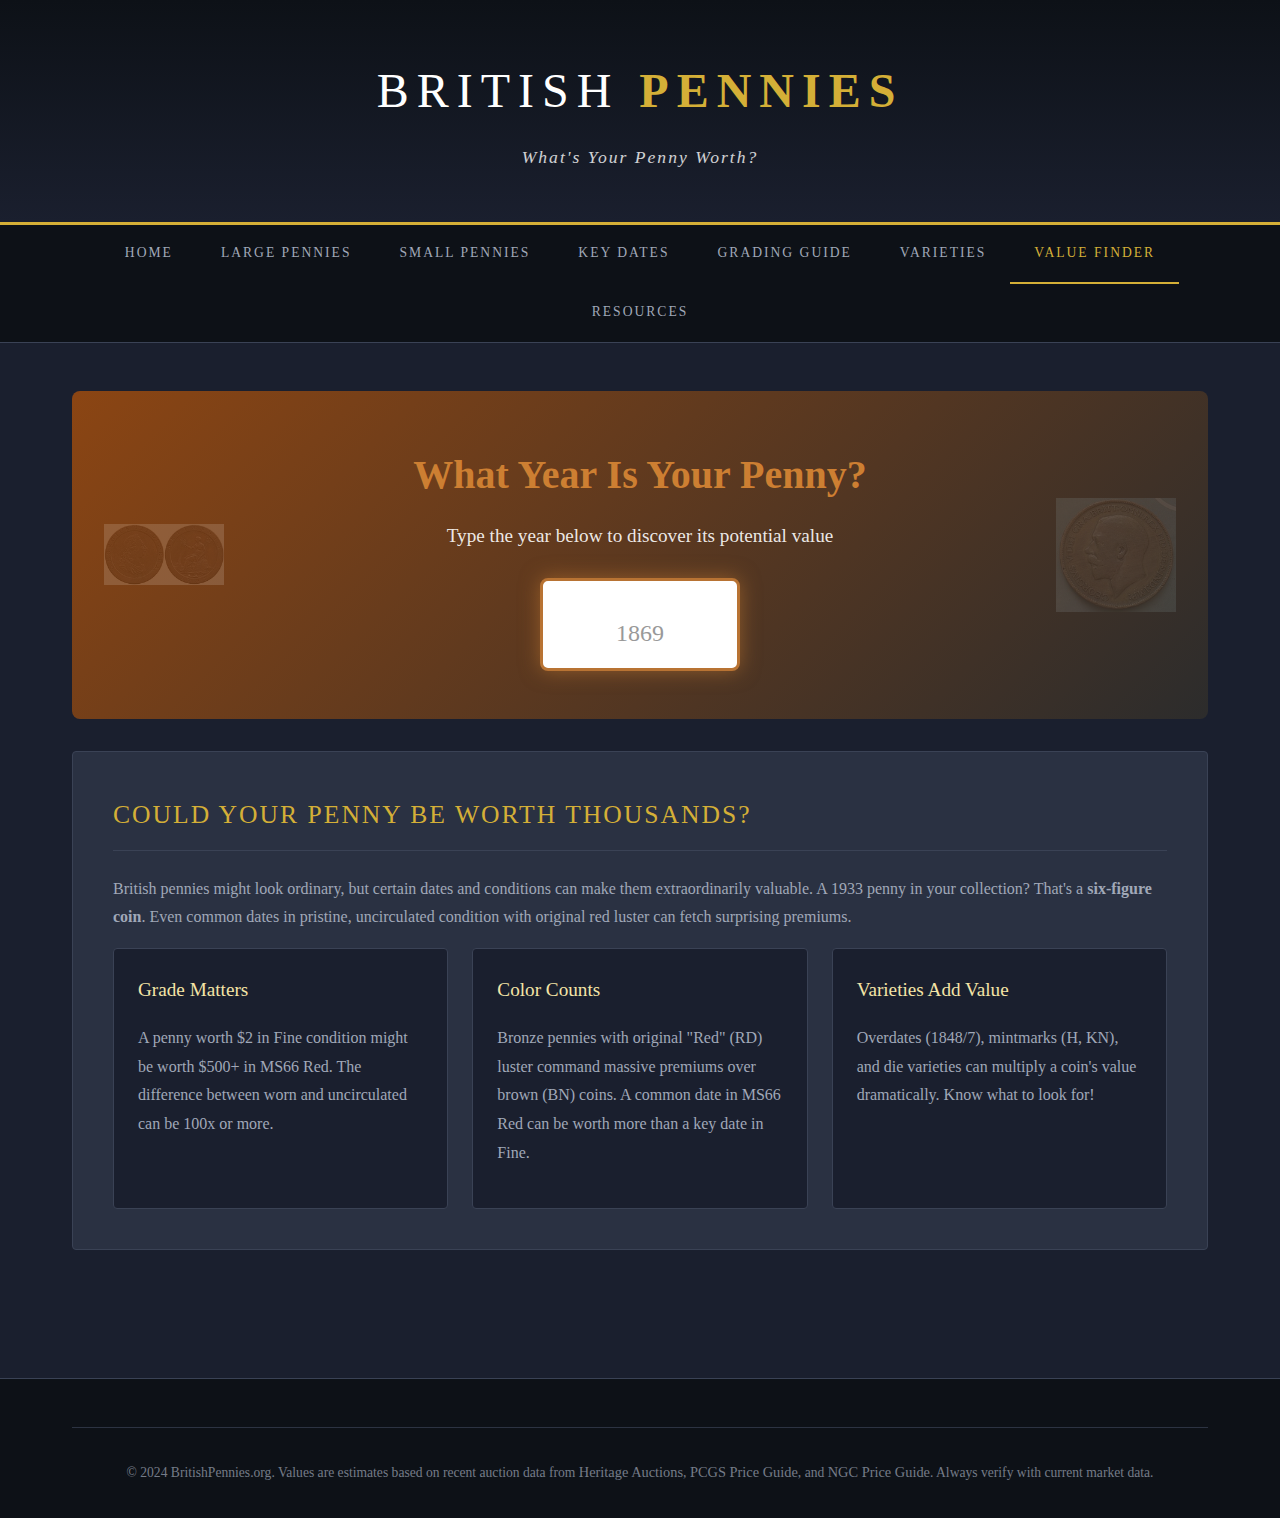
<file: pages/value-finder.html>
<!DOCTYPE html>
<html lang="en">
<head>
<!-- Google Tag Manager -->
<script>(function(w,d,s,l,i){w[l]=w[l]||[];w[l].push({'gtm.start':
new Date().getTime(),event:'gtm.js'});var f=d.getElementsByTagName(s)[0],
j=d.createElement(s),dl=l!='dataLayer'?'&l='+l:'';j.async=true;j.src=
'https://www.googletagmanager.com/gtm.js?id='+i+dl;f.parentNode.insertBefore(j,f);
})(window,document,'script','dataLayer','GTM-53X4SSN8');</script>
<!-- End Google Tag Manager -->
  <meta charset="UTF-8">
  <meta name="viewport" content="width=device-width, initial-scale=1.0">
  <meta name="description" content="Instant British penny value lookup. Type any year from 1797-1967 to see potential values from Fine to MS66. Discover what your old penny could be worth.">
  <title>What's My Penny Worth? - British Penny Value Finder</title>
  <link rel="stylesheet" href="../css/style.css">
  <link rel="canonical" href="https://britishpennies.org/pages/value-finder.html">
  <style>
    .search-hero {
      background: linear-gradient(135deg, #8B4513 0%, #2C2C2C 100%);
      padding: 3rem 2rem;
      text-align: center;
      border-radius: 8px;
      margin-bottom: 2rem;
      position: relative;
    }
    .search-hero .coin-decoration {
      position: absolute;
      opacity: 0.15;
      width: 120px;
      height: 120px;
      object-fit: contain;
    }
    .search-hero .coin-left {
      left: 2rem;
      top: 50%;
      transform: translateY(-50%);
    }
    .search-hero .coin-right {
      right: 2rem;
      top: 50%;
      transform: translateY(-50%);
    }
    @media (max-width: 900px) {
      .search-hero .coin-decoration { display: none; }
    }
    .search-hero h2 {
      color: #CD7F32;
      font-size: 2.5rem;
      margin-bottom: 0.5rem;
      border: none;
      padding: 0;
    }
    .search-hero p {
      color: rgba(255,255,255,0.9);
      font-size: 1.2rem;
      margin-bottom: 1.5rem;
    }
    #yearSearch {
      font-size: 3rem;
      padding: 1rem 2rem;
      width: 200px;
      text-align: center;
      border: 3px solid #CD7F32;
      border-radius: 8px;
      background: white;
      color: #2C2C2C;
      font-family: 'Georgia', serif;
    }
    #yearSearch:focus {
      outline: none;
      border-color: #B87333;
      box-shadow: 0 0 20px rgba(205, 127, 50, 0.5);
    }
    #yearSearch::placeholder {
      color: #999;
      font-size: 1.5rem;
    }
    .result-card {
      background: white;
      border-radius: 8px;
      padding: 2rem;
      margin-bottom: 1rem;
      box-shadow: 0 4px 20px rgba(0,0,0,0.1);
      display: none;
    }
    .result-card.active {
      display: block;
      animation: fadeIn 0.3s ease;
    }
    @keyframes fadeIn {
      from { opacity: 0; transform: translateY(-10px); }
      to { opacity: 1; transform: translateY(0); }
    }
    .result-card h3 {
      font-size: 2rem;
      color: #8B4513;
      margin-bottom: 0.5rem;
    }
    .result-card .monarch {
      color: #4A7C59;
      font-size: 1.1rem;
      margin-bottom: 1rem;
    }
    .max-value {
      background: linear-gradient(135deg, #CD7F32, #8B4513);
      color: white;
      padding: 1.5rem;
      border-radius: 8px;
      text-align: center;
      margin: 1.5rem 0;
    }
    .max-value .label {
      font-size: 0.9rem;
      text-transform: uppercase;
      letter-spacing: 2px;
      opacity: 0.9;
    }
    .max-value .amount {
      font-size: 2.5rem;
      font-weight: bold;
      margin: 0.5rem 0;
    }
    .max-value .note {
      font-size: 0.85rem;
      opacity: 0.9;
    }
    .grade-table {
      width: 100%;
      margin: 1rem 0;
    }
    .grade-table th {
      background: #2C2C2C;
      padding: 0.75rem;
    }
    .grade-table td {
      text-align: center;
      padding: 0.75rem;
    }
    .highlight-cell {
      background: #FFF8DC;
      font-weight: bold;
      color: #8B4513;
    }
    .rarity-badge {
      display: inline-block;
      padding: 0.25rem 0.75rem;
      border-radius: 20px;
      font-size: 0.8rem;
      font-weight: bold;
      margin-left: 0.5rem;
    }
    .rarity-common { background: #e8f5e9; color: #2e7d32; }
    .rarity-scarce { background: #fff3e0; color: #ef6c00; }
    .rarity-rare { background: #ffebee; color: #c62828; }
    .rarity-legendary { background: #f3e5f5; color: #7b1fa2; }
    .tips-box {
      background: #f8f6f2;
      border-left: 4px solid #B87333;
      padding: 1rem 1.5rem;
      margin-top: 1rem;
    }
    .tips-box h4 {
      color: #8B4513;
      margin-bottom: 0.5rem;
    }
    .no-result {
      text-align: center;
      padding: 2rem;
      color: #666;
    }
    .browse-years {
      display: flex;
      flex-wrap: wrap;
      gap: 0.5rem;
      justify-content: center;
      margin-top: 1rem;
    }
    .year-btn {
      padding: 0.5rem 1rem;
      background: #f0f0f0;
      border: 1px solid #ddd;
      border-radius: 4px;
      cursor: pointer;
      transition: all 0.2s;
      font-family: 'Georgia', serif;
    }
    .year-btn:hover {
      background: #CD7F32;
      color: white;
      border-color: #CD7F32;
    }
    .year-btn.key-date {
      background: #fff3e0;
      border-color: #ef6c00;
      color: #ef6c00;
    }
    .year-btn.key-date:hover {
      background: #ef6c00;
      color: white;
    }
  </style>
</head>
<body>
<!-- Google Tag Manager (noscript) -->
<noscript><iframe src="https://www.googletagmanager.com/ns.html?id=GTM-53X4SSN8"
height="0" width="0" style="display:none;visibility:hidden"></iframe></noscript>
<!-- End Google Tag Manager (noscript) -->
  <header>
    <div class="container">
      <h1>British <span>Pennies</span></h1>
      <p class="tagline">What's Your Penny Worth?</p>
    </div>
  </header>

  <nav>
    <ul>
      <li><a href="../index.html">Home</a></li>
      <li><a href="large-pennies.html">Large Pennies</a></li>
      <li><a href="small-pennies.html">Small Pennies</a></li>
      <li><a href="key-dates.html">Key Dates</a></li>
      <li><a href="grading.html">Grading Guide</a></li>
      <li><a href="varieties.html">Varieties</a></li>
      <li><a href="value-finder.html" class="active">Value Finder</a></li>
      <li><a href="resources.html">Resources</a></li>
    </ul>
  </nav>

  <main>
    <div class="search-hero">
      <img src="../images/cartwheel_1797.jpg" alt="" class="coin-decoration coin-left" loading="lazy">
      <img src="../images/penny_1912.jpg" alt="" class="coin-decoration coin-right" loading="lazy">
      <h2>What Year Is Your Penny?</h2>
      <p>Type the year below to discover its potential value</p>
      <input type="text" id="yearSearch" placeholder="1869" maxlength="4" autocomplete="off">
    </div>

    <div id="resultCard" class="result-card"></div>

    <div id="noResult" class="result-card">
      <div class="no-result">
        <h3>Enter a year between 1797 and 1967</h3>
        <p>Or browse key dates below:</p>
        <div class="browse-years">
          <button class="year-btn key-date" onclick="searchYear('1933')">1933</button>
          <button class="year-btn key-date" onclick="searchYear('1869')">1869</button>
          <button class="year-btn key-date" onclick="searchYear('1871')">1871</button>
          <button class="year-btn key-date" onclick="searchYear('1918')">1918 KN</button>
          <button class="year-btn key-date" onclick="searchYear('1919')">1919 KN</button>
          <button class="year-btn key-date" onclick="searchYear('1797')">1797</button>
          <button class="year-btn" onclick="searchYear('1860')">1860</button>
          <button class="year-btn" onclick="searchYear('1901')">1901</button>
          <button class="year-btn" onclick="searchYear('1950')">1950</button>
          <button class="year-btn" onclick="searchYear('1967')">1967</button>
        </div>
      </div>
    </div>

    <section>
      <h2>Could Your Penny Be Worth Thousands?</h2>
      <p>British pennies might look ordinary, but certain dates and conditions can make them extraordinarily valuable. A 1933 penny in your collection? That's a <strong>six-figure coin</strong>. Even common dates in pristine, uncirculated condition with original red luster can fetch surprising premiums.</p>

      <div class="grid-3">
        <div class="card">
          <h3>Grade Matters</h3>
          <p>A penny worth $2 in Fine condition might be worth $500+ in MS66 Red. The difference between worn and uncirculated can be 100x or more.</p>
        </div>
        <div class="card">
          <h3>Color Counts</h3>
          <p>Bronze pennies with original "Red" (RD) luster command massive premiums over brown (BN) coins. A common date in MS66 Red can be worth more than a key date in Fine.</p>
        </div>
        <div class="card">
          <h3>Varieties Add Value</h3>
          <p>Overdates (1848/7), mintmarks (H, KN), and die varieties can multiply a coin's value dramatically. Know what to look for!</p>
        </div>
      </div>
    </section>
  </main>

  <footer>
    <div class="container">
      <div class="footer-bottom">
        <p>&copy; 2024 BritishPennies.org. Values are estimates based on recent auction data from
          <a href="https://www.ha.com/british-coins.s" target="_blank" rel="noopener">Heritage Auctions</a>,
          <a href="https://www.pcgs.com/prices" target="_blank" rel="noopener">PCGS Price Guide</a>, and
          <a href="https://www.ngccoin.com/price-guide/world/" target="_blank" rel="noopener">NGC Price Guide</a>.
          Always verify with current market data.</p>
      </div>
    </div>
  </footer>

  <script>
    // Comprehensive British Penny Database (1797-1967)
    const pennyData = {
      // George III - Cartwheel Era
      1797: { monarch: "George III", type: "Cartwheel Copper", rarity: "common", f: 30, vf: 60, xf: 150, au: 300, ms60: 500, ms63: 1200, ms66: 4000, max: 8000, notes: "The famous 'Cartwheel' penny - 1 oz of pure copper. Proof strikes command huge premiums." },
      1806: { monarch: "George III", type: "Soho Mint Copper", rarity: "common", f: 15, vf: 35, xf: 100, au: 200, ms60: 350, ms63: 800, ms66: 2500, max: 5000, notes: "Later Soho Mint issue. Look for K on truncation varieties." },
      1807: { monarch: "George III", type: "Soho Mint Copper", rarity: "common", f: 15, vf: 35, xf: 100, au: 200, ms60: 350, ms63: 800, ms66: 2500, max: 5000, notes: "Final George III penny. K varieties exist." },

      // George IV
      1825: { monarch: "George IV", type: "Copper", rarity: "scarce", f: 40, vf: 100, xf: 250, au: 500, ms60: 800, ms63: 1800, ms66: 6000, max: 12000, notes: "First year of new Royal Mint pennies. Often weakly struck." },
      1826: { monarch: "George IV", type: "Copper", rarity: "common", f: 15, vf: 40, xf: 100, au: 200, ms60: 400, ms63: 1000, ms66: 3500, max: 7000, notes: "More available than 1825. Decent strike quality." },
      1827: { monarch: "George IV", type: "Copper", rarity: "rare", f: 120, vf: 180, xf: 400, au: 800, ms60: 1200, ms63: 2500, ms66: 10000, max: 20000, notes: "KEY DATE - Low mintage makes this genuinely scarce." },

      // William IV
      1831: { monarch: "William IV", type: "Copper", rarity: "scarce", f: 50, vf: 120, xf: 300, au: 600, ms60: 1000, ms63: 2200, ms66: 8000, max: 15000, notes: "W.W. on truncation variety commands premium. Underrated series." },
      1834: { monarch: "William IV", type: "Copper", rarity: "rare", f: 80, vf: 180, xf: 450, au: 900, ms60: 1500, ms63: 3500, ms66: 12000, max: 25000, notes: "Low mintage - genuinely difficult in any grade." },
      1837: { monarch: "William IV", type: "Copper", rarity: "rare", f: 100, vf: 250, xf: 600, au: 1200, ms60: 2000, ms63: 4500, ms66: 15000, max: 30000, notes: "KEY DATE - Final year, lowest mintage. Trophy coin in high grade." },

      // Victoria Copper (Young Head)
      1839: { monarch: "Victoria", type: "Copper (Proof Only)", rarity: "rare", f: 500, vf: 700, xf: 1000, au: 1500, ms60: 2000, ms63: 3500, ms66: 8000, max: 15000, notes: "Proof only year. All are technically proofs." },
      1840: { monarch: "Victoria", type: "Copper", rarity: "rare", f: 80, vf: 200, xf: 500, au: 1000, ms60: 1700, ms63: 3800, ms66: 12000, max: 25000, notes: "KEY DATE - Very low mintage (just 1,075 struck). Extremely rare in any grade." },
      1841: { monarch: "Victoria", type: "Copper", rarity: "scarce", f: 25, vf: 60, xf: 150, au: 300, ms60: 500, ms63: 1200, ms66: 4000, max: 8000, notes: "First regular Victoria copper. REG: vs REG varieties." },
      1842: { monarch: "Victoria", type: "Copper", rarity: "rare", f: 70, vf: 180, xf: 450, au: 900, ms60: 1500, ms63: 3400, ms66: 11000, max: 22000, notes: "KEY DATE - Very low mintage. Scarce in all grades, rare in high grade." },
      1843: { monarch: "Victoria", type: "Copper", rarity: "scarce", f: 35, vf: 90, xf: 220, au: 450, ms60: 750, ms63: 1800, ms66: 6000, max: 12000, notes: "Scarcer than many realize. Nice problem-free examples tough." },
      1844: { monarch: "Victoria", type: "Copper", rarity: "rare", f: 60, vf: 150, xf: 400, au: 800, ms60: 1400, ms63: 3200, ms66: 10000, max: 20000, notes: "Low mintage year. Underrated key date." },
      1845: { monarch: "Victoria", type: "Copper", rarity: "scarce", f: 30, vf: 80, xf: 200, au: 400, ms60: 700, ms63: 1600, ms66: 5500, max: 11000, notes: "Moderate scarcity. Colon varieties exist." },
      1846: { monarch: "Victoria", type: "Copper", rarity: "common", f: 18, vf: 50, xf: 130, au: 260, ms60: 450, ms63: 1100, ms66: 3800, max: 7500, notes: "More available. DEF: varieties." },
      1847: { monarch: "Victoria", type: "Copper", rarity: "scarce", f: 30, vf: 80, xf: 200, au: 400, ms60: 700, ms63: 1600, ms66: 5500, max: 11000, notes: "Moderate scarcity level." },
      1848: { monarch: "Victoria", type: "Copper", rarity: "rare", f: 60, vf: 150, xf: 400, au: 800, ms60: 1400, ms63: 3200, ms66: 10000, max: 20000, notes: "KEY - 1848/7 overdate variety worth 2-3x these prices!" },
      1849: { monarch: "Victoria", type: "Copper", rarity: "scarce", f: 35, vf: 100, xf: 250, au: 500, ms60: 850, ms63: 2000, ms66: 7000, max: 14000, notes: "Decent scarcity. Watch for cleaned examples." },
      1850: { monarch: "Victoria", type: "Copper", rarity: "scarce", f: 30, vf: 80, xf: 200, au: 400, ms60: 700, ms63: 1600, ms66: 5500, max: 11000, notes: "Lower mintage year. Scarce but obtainable with patience." },
      1851: { monarch: "Victoria", type: "Copper", rarity: "scarce", f: 30, vf: 80, xf: 200, au: 400, ms60: 700, ms63: 1600, ms66: 5500, max: 11000, notes: "Similar to other early 1850s." },
      1852: { monarch: "Victoria", type: "Copper", rarity: "scarce", f: 32, vf: 85, xf: 210, au: 420, ms60: 720, ms63: 1700, ms66: 5800, max: 11500, notes: "Moderate scarcity. Nice examples increasingly hard to find." },
      1853: { monarch: "Victoria", type: "Copper", rarity: "common", f: 12, vf: 30, xf: 80, au: 160, ms60: 280, ms63: 700, ms66: 2500, max: 5000, notes: "High mintage, readily available." },
      1854: { monarch: "Victoria", type: "Copper", rarity: "common", f: 12, vf: 30, xf: 80, au: 160, ms60: 280, ms63: 700, ms66: 2500, max: 5000, notes: "Similar to 1853. Plain and ornamental trident." },
      1855: { monarch: "Victoria", type: "Copper", rarity: "common", f: 12, vf: 30, xf: 80, au: 160, ms60: 280, ms63: 700, ms66: 2500, max: 5000, notes: "Common date, nice in high grade." },
      1856: { monarch: "Victoria", type: "Copper", rarity: "scarce", f: 25, vf: 60, xf: 150, au: 300, ms60: 500, ms63: 1200, ms66: 4200, max: 8500, notes: "Slightly scarcer. Plain and ornamental trident." },
      1857: { monarch: "Victoria", type: "Copper", rarity: "common", f: 18, vf: 45, xf: 120, au: 240, ms60: 420, ms63: 1000, ms66: 3600, max: 7000, notes: "Plain and ornamental varieties." },
      1858: { monarch: "Victoria", type: "Copper", rarity: "common", f: 12, vf: 30, xf: 80, au: 160, ms60: 280, ms63: 700, ms66: 2500, max: 5000, notes: "1858/7 overdate variety commands premium." },
      1859: { monarch: "Victoria", type: "Copper", rarity: "common", f: 15, vf: 38, xf: 95, au: 190, ms60: 330, ms63: 820, ms66: 2900, max: 5800, notes: "Final year of large copper before bronze transition." },

      // Victoria Bronze (Bun Head 1860-1894)
      1860: { monarch: "Victoria", type: "Bronze Bun Head", rarity: "common", f: 8, vf: 20, xf: 60, au: 120, ms60: 200, ms63: 500, ms66: 1800, max: 4000, notes: "TRANSITION YEAR - Beaded vs toothed border varieties. L.C.W. varieties." },
      1861: { monarch: "Victoria", type: "Bronze Bun Head", rarity: "common", f: 5, vf: 12, xf: 35, au: 70, ms60: 120, ms63: 300, ms66: 1200, max: 2500, notes: "6+6 variety exists. High mintage." },
      1862: { monarch: "Victoria", type: "Bronze Bun Head", rarity: "common", f: 10, vf: 25, xf: 100, au: 200, ms60: 250, ms63: 450, ms66: 2000, max: 3000, notes: "8/6 overdate known. Die number varieties." },
      1863: { monarch: "Victoria", type: "Bronze Bun Head", rarity: "common", f: 5, vf: 12, xf: 35, au: 70, ms60: 120, ms63: 300, ms66: 1200, max: 2500, notes: "Die numbers varieties collectible." },
      1864: { monarch: "Victoria", type: "Bronze Bun Head", rarity: "rare", f: 40, vf: 175, xf: 700, au: 1500, ms60: 2000, ms63: 3500, ms66: 10000, max: 30000, notes: "KEY DATE - Crosslet 4 variety drives huge premiums. Plain 4 also scarce." },
      1865: { monarch: "Victoria", type: "Bronze Bun Head", rarity: "common", f: 6, vf: 15, xf: 45, au: 90, ms60: 150, ms63: 380, ms66: 1400, max: 3000, notes: "5/3 overdate variety exists." },
      1866: { monarch: "Victoria", type: "Bronze Bun Head", rarity: "common", f: 5, vf: 12, xf: 35, au: 70, ms60: 120, ms63: 300, ms66: 1200, max: 2500, notes: "Standard issue. Nice in red." },
      1867: { monarch: "Victoria", type: "Bronze Bun Head", rarity: "common", f: 6, vf: 15, xf: 45, au: 90, ms60: 150, ms63: 380, ms66: 1400, max: 3000, notes: "Moderate availability." },
      1868: { monarch: "Victoria", type: "Bronze Bun Head", rarity: "scarce", f: 20, vf: 50, xf: 150, au: 300, ms60: 500, ms63: 1200, ms66: 4000, max: 8000, notes: "Lower mintage than adjacent years." },
      1869: { monarch: "Victoria", type: "Bronze Bun Head", rarity: "rare", f: 150, vf: 350, xf: 900, au: 2400, ms60: 2700, ms63: 3700, ms66: 8000, max: 40000, notes: "MAJOR KEY DATE - Low survival rate. ANY grade is noteworthy." },
      1870: { monarch: "Victoria", type: "Bronze Bun Head", rarity: "common", f: 6, vf: 15, xf: 45, au: 90, ms60: 150, ms63: 380, ms66: 1400, max: 3000, notes: "Back to normal mintage." },
      1871: { monarch: "Victoria", type: "Bronze Bun Head", rarity: "rare", f: 120, vf: 280, xf: 700, au: 1800, ms60: 2200, ms63: 3000, ms66: 6500, max: 30000, notes: "MAJOR KEY DATE - Lowest mintage Victoria bronze. Very difficult." },
      1872: { monarch: "Victoria", type: "Bronze Bun Head", rarity: "common", f: 5, vf: 12, xf: 35, au: 70, ms60: 120, ms63: 300, ms66: 1200, max: 2500, notes: "High mintage, readily available." },
      1873: { monarch: "Victoria", type: "Bronze Bun Head", rarity: "common", f: 5, vf: 12, xf: 35, au: 70, ms60: 120, ms63: 300, ms66: 1200, max: 2500, notes: "Similar to 1872." },
      1874: { monarch: "Victoria", type: "Bronze Bun Head", rarity: "common", f: 6, vf: 15, xf: 45, au: 90, ms60: 150, ms63: 380, ms66: 1400, max: 3000, notes: "H mintmark variety scarcer (2-3x)." },
      1875: { monarch: "Victoria", type: "Bronze Bun Head", rarity: "common", f: 5, vf: 12, xf: 35, au: 70, ms60: 120, ms63: 300, ms66: 1200, max: 2500, notes: "H mintmark variety exists." },
      1876: { monarch: "Victoria", type: "Bronze Bun Head", rarity: "common", f: 5, vf: 12, xf: 35, au: 70, ms60: 120, ms63: 300, ms66: 1200, max: 2500, notes: "H mintmark only this year." },
      1877: { monarch: "Victoria", type: "Bronze Bun Head", rarity: "common", f: 5, vf: 12, xf: 35, au: 70, ms60: 120, ms63: 300, ms66: 1200, max: 2500, notes: "Standard Bun Head." },
      1878: { monarch: "Victoria", type: "Bronze Bun Head", rarity: "scarce", f: 15, vf: 40, xf: 120, au: 240, ms60: 400, ms63: 950, ms66: 3500, max: 7000, notes: "Lower mintage year." },
      1879: { monarch: "Victoria", type: "Bronze Bun Head", rarity: "common", f: 5, vf: 12, xf: 35, au: 70, ms60: 120, ms63: 300, ms66: 1200, max: 2500, notes: "Narrow and wide date varieties." },
      1880: { monarch: "Victoria", type: "Bronze Bun Head", rarity: "common", f: 6, vf: 15, xf: 45, au: 90, ms60: 150, ms63: 380, ms66: 1400, max: 3000, notes: "8 over 8 varieties known." },
      1881: { monarch: "Victoria", type: "Bronze Bun Head", rarity: "common", f: 5, vf: 12, xf: 35, au: 70, ms60: 120, ms63: 300, ms66: 1200, max: 2500, notes: "H mintmark variety exists." },
      1882: { monarch: "Victoria", type: "Bronze Bun Head", rarity: "common", f: 5, vf: 12, xf: 35, au: 70, ms60: 120, ms63: 300, ms66: 1200, max: 2500, notes: "RARE VARIETY: 'No H' (missing mintmark) worth $2,000-8,000!" },
      1883: { monarch: "Victoria", type: "Bronze Bun Head", rarity: "common", f: 5, vf: 12, xf: 35, au: 70, ms60: 120, ms63: 300, ms66: 1200, max: 2500, notes: "Standard issue." },
      1884: { monarch: "Victoria", type: "Bronze Bun Head", rarity: "common", f: 5, vf: 12, xf: 35, au: 70, ms60: 120, ms63: 300, ms66: 1200, max: 2500, notes: "High mintage." },
      1885: { monarch: "Victoria", type: "Bronze Bun Head", rarity: "common", f: 5, vf: 12, xf: 35, au: 70, ms60: 120, ms63: 300, ms66: 1200, max: 2500, notes: "Standard issue." },
      1886: { monarch: "Victoria", type: "Bronze Bun Head", rarity: "common", f: 5, vf: 12, xf: 35, au: 70, ms60: 120, ms63: 300, ms66: 1200, max: 2500, notes: "Moderate mintage." },
      1887: { monarch: "Victoria", type: "Bronze Bun Head", rarity: "common", f: 5, vf: 12, xf: 35, au: 70, ms60: 120, ms63: 300, ms66: 1200, max: 2500, notes: "Jubilee year (but not for pennies)." },
      1888: { monarch: "Victoria", type: "Bronze Bun Head", rarity: "common", f: 5, vf: 12, xf: 35, au: 70, ms60: 120, ms63: 300, ms66: 1200, max: 2500, notes: "Standard issue." },
      1889: { monarch: "Victoria", type: "Bronze Bun Head", rarity: "common", f: 5, vf: 12, xf: 35, au: 70, ms60: 120, ms63: 300, ms66: 1200, max: 2500, notes: "14 leaves vs 15 leaves variety." },
      1890: { monarch: "Victoria", type: "Bronze Bun Head", rarity: "common", f: 5, vf: 12, xf: 35, au: 70, ms60: 120, ms63: 300, ms66: 1200, max: 2500, notes: "High mintage." },
      1891: { monarch: "Victoria", type: "Bronze Bun Head", rarity: "common", f: 5, vf: 12, xf: 35, au: 70, ms60: 120, ms63: 300, ms66: 1200, max: 2500, notes: "High mintage." },
      1892: { monarch: "Victoria", type: "Bronze Bun Head", rarity: "common", f: 5, vf: 12, xf: 35, au: 70, ms60: 120, ms63: 300, ms66: 1200, max: 2500, notes: "Standard issue." },
      1893: { monarch: "Victoria", type: "Bronze Bun Head", rarity: "common", f: 5, vf: 12, xf: 35, au: 70, ms60: 120, ms63: 300, ms66: 1200, max: 2500, notes: "Standard issue." },
      1894: { monarch: "Victoria", type: "Bronze Bun Head", rarity: "scarce", f: 12, vf: 30, xf: 90, au: 180, ms60: 300, ms63: 750, ms66: 2800, max: 5500, notes: "Last Bun Head year. Lower mintage." },

      // Victoria Bronze (Old Head 1895-1901)
      1895: { monarch: "Victoria", type: "Bronze Old Head", rarity: "common", f: 5, vf: 12, xf: 35, au: 70, ms60: 120, ms63: 300, ms66: 1200, max: 2500, notes: "First Old Head penny. New portrait." },
      1896: { monarch: "Victoria", type: "Bronze Old Head", rarity: "common", f: 3, vf: 8, xf: 25, au: 50, ms60: 85, ms63: 220, ms66: 900, max: 1800, notes: "High mintage." },
      1897: { monarch: "Victoria", type: "Bronze Old Head", rarity: "common", f: 3, vf: 8, xf: 25, au: 50, ms60: 85, ms63: 220, ms66: 900, max: 1800, notes: "Normal issue." },
      1898: { monarch: "Victoria", type: "Bronze Old Head", rarity: "common", f: 4, vf: 10, xf: 30, au: 60, ms60: 100, ms63: 260, ms66: 1000, max: 2000, notes: "Moderate mintage." },
      1899: { monarch: "Victoria", type: "Bronze Old Head", rarity: "common", f: 3, vf: 8, xf: 25, au: 50, ms60: 85, ms63: 220, ms66: 900, max: 1800, notes: "High mintage." },
      1900: { monarch: "Victoria", type: "Bronze Old Head", rarity: "common", f: 3, vf: 8, xf: 25, au: 50, ms60: 85, ms63: 220, ms66: 900, max: 1800, notes: "Very high mintage." },
      1901: { monarch: "Victoria", type: "Bronze Old Head", rarity: "common", f: 4, vf: 10, xf: 30, au: 60, ms60: 100, ms63: 260, ms66: 1000, max: 2000, notes: "Final Victoria penny. Queen died January 1901." },

      // Edward VII (1902-1910)
      1902: { monarch: "Edward VII", type: "Bronze", rarity: "common", f: 4, vf: 10, xf: 35, au: 70, ms60: 120, ms63: 300, ms66: 1200, max: 2500, notes: "'LOW TIDE' variety worth 2-3x! First Edward VII." },
      1903: { monarch: "Edward VII", type: "Bronze", rarity: "common", f: 3, vf: 8, xf: 25, au: 50, ms60: 85, ms63: 220, ms66: 900, max: 1800, notes: "Normal issue." },
      1904: { monarch: "Edward VII", type: "Bronze", rarity: "common", f: 4, vf: 8, xf: 40, au: 110, ms60: 150, ms63: 250, ms66: 600, max: 1000, notes: "Slightly scarcer in high grade." },
      1905: { monarch: "Edward VII", type: "Bronze", rarity: "common", f: 3, vf: 8, xf: 25, au: 50, ms60: 85, ms63: 220, ms66: 900, max: 1800, notes: "High mintage." },
      1906: { monarch: "Edward VII", type: "Bronze", rarity: "common", f: 3, vf: 8, xf: 25, au: 50, ms60: 85, ms63: 220, ms66: 900, max: 1800, notes: "Highest mintage of series." },
      1907: { monarch: "Edward VII", type: "Bronze", rarity: "common", f: 3, vf: 8, xf: 25, au: 50, ms60: 85, ms63: 220, ms66: 900, max: 1800, notes: "Very high mintage." },
      1908: { monarch: "Edward VII", type: "Bronze", rarity: "common", f: 3, vf: 8, xf: 25, au: 50, ms60: 85, ms63: 220, ms66: 900, max: 1800, notes: "High mintage." },
      1909: { monarch: "Edward VII", type: "Bronze", rarity: "common", f: 3, vf: 8, xf: 25, au: 50, ms60: 85, ms63: 220, ms66: 900, max: 1800, notes: "Normal issue." },
      1910: { monarch: "Edward VII", type: "Bronze", rarity: "common", f: 4, vf: 10, xf: 30, au: 60, ms60: 100, ms63: 260, ms66: 1000, max: 2000, notes: "Final Edward VII. King died May 1910." },

      // George V (1911-1936)
      1911: { monarch: "George V", type: "Bronze", rarity: "common", f: 2, vf: 5, xf: 15, au: 35, ms60: 60, ms63: 150, ms66: 600, max: 1200, notes: "First George V penny." },
      1912: { monarch: "George V", type: "Bronze", rarity: "common", f: 2, vf: 5, xf: 15, au: 35, ms60: 60, ms63: 150, ms66: 600, max: 1200, notes: "H mintmark variety worth 2-3x." },
      1913: { monarch: "George V", type: "Bronze", rarity: "common", f: 2, vf: 5, xf: 15, au: 35, ms60: 60, ms63: 150, ms66: 600, max: 1200, notes: "High mintage." },
      1914: { monarch: "George V", type: "Bronze", rarity: "common", f: 2, vf: 5, xf: 15, au: 35, ms60: 60, ms63: 150, ms66: 600, max: 1200, notes: "WWI begins. High production." },
      1915: { monarch: "George V", type: "Bronze", rarity: "common", f: 2, vf: 5, xf: 15, au: 35, ms60: 60, ms63: 150, ms66: 600, max: 1200, notes: "Wartime issue." },
      1916: { monarch: "George V", type: "Bronze", rarity: "common", f: 2, vf: 5, xf: 15, au: 35, ms60: 60, ms63: 150, ms66: 600, max: 1200, notes: "High wartime mintage." },
      1917: { monarch: "George V", type: "Bronze", rarity: "common", f: 2, vf: 5, xf: 15, au: 35, ms60: 60, ms63: 150, ms66: 600, max: 1200, notes: "Highest single-year mintage of series." },
      1918: { monarch: "George V", type: "Bronze", rarity: "common", f: 2, vf: 5, xf: 15, au: 35, ms60: 60, ms63: 150, ms66: 600, max: 1200, notes: "KEY VARIETIES: H mintmark (3x), KN mintmark (50-100x)!" },
      1919: { monarch: "George V", type: "Bronze", rarity: "common", f: 2, vf: 5, xf: 15, au: 35, ms60: 60, ms63: 150, ms66: 600, max: 1200, notes: "KEY VARIETIES: H mintmark (3x), KN mintmark (30-50x)!" },
      1920: { monarch: "George V", type: "Bronze", rarity: "common", f: 2, vf: 5, xf: 15, au: 35, ms60: 60, ms63: 150, ms66: 600, max: 1200, notes: "Post-war high mintage." },
      1921: { monarch: "George V", type: "Bronze", rarity: "common", f: 2, vf: 5, xf: 10, au: 30, ms60: 40, ms63: 80, ms66: 250, max: 500, notes: "Very high mintage." },
      1922: { monarch: "George V", type: "Bronze", rarity: "scarce", f: 5, vf: 12, xf: 35, au: 80, ms60: 130, ms63: 320, ms66: 1200, max: 2400, notes: "Lower mintage year." },
      1923: { monarch: "George V", type: "Bronze", rarity: "common", f: 2, vf: 5, xf: 12, au: 30, ms60: 50, ms63: 120, ms66: 450, max: 900, notes: "Moderate mintage. Standard issue." },
      1924: { monarch: "George V", type: "Bronze", rarity: "common", f: 2, vf: 5, xf: 12, au: 30, ms60: 50, ms63: 120, ms66: 450, max: 900, notes: "Moderate mintage. Standard issue." },
      1925: { monarch: "George V", type: "Bronze", rarity: "common", f: 2, vf: 5, xf: 12, au: 30, ms60: 50, ms63: 120, ms66: 450, max: 900, notes: "Last year before modified effigy. Standard issue." },
      1926: { monarch: "George V", type: "Bronze", rarity: "scarce", f: 6, vf: 25, xf: 150, au: 300, ms60: 350, ms63: 500, ms66: 2000, max: 2500, notes: "MODIFIED EFFIGY variety commands huge premiums!" },
      1927: { monarch: "George V", type: "Bronze", rarity: "common", f: 2, vf: 5, xf: 10, au: 30, ms60: 40, ms63: 80, ms66: 250, max: 500, notes: "First year of smaller head." },
      1928: { monarch: "George V", type: "Bronze", rarity: "common", f: 2, vf: 5, xf: 10, au: 30, ms60: 40, ms63: 80, ms66: 250, max: 500, notes: "Smaller head type continues." },
      1929: { monarch: "George V", type: "Bronze", rarity: "common", f: 2, vf: 5, xf: 10, au: 30, ms60: 40, ms63: 80, ms66: 250, max: 500, notes: "Standard small head." },
      1930: { monarch: "George V", type: "Bronze", rarity: "common", f: 2, vf: 5, xf: 10, au: 30, ms60: 40, ms63: 80, ms66: 250, max: 500, notes: "Standard issue." },
      1931: { monarch: "George V", type: "Bronze", rarity: "common", f: 2, vf: 5, xf: 12, au: 35, ms60: 55, ms63: 120, ms66: 400, max: 800, notes: "Lower mintage than adjacent years." },
      1932: { monarch: "George V", type: "Bronze", rarity: "common", f: 3, vf: 8, xf: 25, au: 60, ms60: 100, ms63: 250, ms66: 900, max: 1800, notes: "Lowest non-1933 mintage. Moderately scarce." },
      1933: { monarch: "George V", type: "Bronze", rarity: "legendary", f: 120000, vf: 140000, xf: 160000, au: 175000, ms60: 190000, ms63: 210000, ms66: 230000, max: 300000, notes: "HOLY GRAIL - Only 6-7 exist. ANY genuine example is six figures. Beware fakes!" },
      1934: { monarch: "George V", type: "Bronze", rarity: "common", f: 2, vf: 5, xf: 12, au: 35, ms60: 55, ms63: 120, ms66: 400, max: 800, notes: "Lower mintage." },
      1935: { monarch: "George V", type: "Bronze", rarity: "common", f: 2, vf: 5, xf: 10, au: 30, ms60: 40, ms63: 80, ms66: 250, max: 500, notes: "Silver Jubilee year." },
      1936: { monarch: "George V", type: "Bronze", rarity: "common", f: 1, vf: 3, xf: 8, au: 20, ms60: 30, ms63: 60, ms66: 200, max: 400, notes: "Final George V. Massive mintage." },

      // George VI (1937-1952)
      1937: { monarch: "George VI", type: "Bronze", rarity: "common", f: 1, vf: 2, xf: 5, au: 12, ms60: 20, ms63: 45, ms66: 180, max: 350, notes: "First George VI. New reverse design." },
      1938: { monarch: "George VI", type: "Bronze", rarity: "common", f: 1, vf: 2, xf: 5, au: 12, ms60: 20, ms63: 45, ms66: 180, max: 350, notes: "High mintage." },
      1939: { monarch: "George VI", type: "Bronze", rarity: "common", f: 1, vf: 2, xf: 5, au: 12, ms60: 20, ms63: 45, ms66: 180, max: 350, notes: "WWII begins." },
      1940: { monarch: "George VI", type: "Bronze", rarity: "common", f: 1, vf: 3, xf: 8, au: 18, ms60: 30, ms63: 70, ms66: 280, max: 550, notes: "Wartime. Lower mintage." },
      1944: { monarch: "George VI", type: "Bronze", rarity: "common", f: 1, vf: 2, xf: 5, au: 12, ms60: 20, ms63: 45, ms66: 180, max: 350, notes: "No 1941-43 pennies struck!" },
      1945: { monarch: "George VI", type: "Bronze", rarity: "common", f: 1, vf: 2, xf: 5, au: 12, ms60: 20, ms63: 45, ms66: 180, max: 350, notes: "Victory year." },
      1946: { monarch: "George VI", type: "Bronze", rarity: "common", f: 1, vf: 2, xf: 5, au: 12, ms60: 20, ms63: 45, ms66: 180, max: 350, notes: "Post-war." },
      1947: { monarch: "George VI", type: "Bronze", rarity: "common", f: 1, vf: 2, xf: 5, au: 12, ms60: 20, ms63: 45, ms66: 180, max: 350, notes: "Standard post-war." },
      1948: { monarch: "George VI", type: "Bronze", rarity: "common", f: 1, vf: 2, xf: 5, au: 12, ms60: 20, ms63: 45, ms66: 180, max: 350, notes: "Last 'IND IMP' legend (India independence)." },
      1949: { monarch: "George VI", type: "Bronze", rarity: "common", f: 1, vf: 3, xf: 8, au: 18, ms60: 30, ms63: 70, ms66: 280, max: 550, notes: "Modified legend (no IND IMP)." },
      1950: { monarch: "George VI", type: "Bronze", rarity: "scarce", f: 2, vf: 4, xf: 10, au: 25, ms60: 60, ms63: 130, ms66: 350, max: 800, notes: "PROOF ONLY year. Only 240,000 struck for sets." },
      1951: { monarch: "George VI", type: "Bronze", rarity: "scarce", f: 2, vf: 4, xf: 10, au: 30, ms60: 70, ms63: 150, ms66: 400, max: 1000, notes: "KEY DATE - Only 120,000 struck! Proof-only sets." },

      // Elizabeth II (1953-1967)
      1953: { monarch: "Elizabeth II", type: "Bronze", rarity: "scarce", f: 2, vf: 5, xf: 15, au: 40, ms60: 70, ms63: 180, ms66: 700, max: 1400, notes: "Coronation year. Lower mintage. Proofs collectible." },
      1961: { monarch: "Elizabeth II", type: "Bronze", rarity: "common", f: 0.5, vf: 1, xf: 2, au: 4, ms60: 6, ms63: 15, ms66: 60, max: 150, notes: "No 1954-1960 pennies struck!" },
      1962: { monarch: "Elizabeth II", type: "Bronze", rarity: "common", f: 0.25, vf: 0.5, xf: 1, au: 2, ms60: 4, ms63: 10, ms66: 40, max: 100, notes: "High mintage." },
      1963: { monarch: "Elizabeth II", type: "Bronze", rarity: "common", f: 0.25, vf: 0.5, xf: 1, au: 2, ms60: 4, ms63: 10, ms66: 40, max: 100, notes: "Standard issue." },
      1964: { monarch: "Elizabeth II", type: "Bronze", rarity: "common", f: 0.25, vf: 0.5, xf: 1, au: 2, ms60: 4, ms63: 10, ms66: 40, max: 100, notes: "High mintage." },
      1965: { monarch: "Elizabeth II", type: "Bronze", rarity: "common", f: 0.25, vf: 0.5, xf: 1, au: 2, ms60: 4, ms63: 10, ms66: 40, max: 100, notes: "High mintage." },
      1966: { monarch: "Elizabeth II", type: "Bronze", rarity: "common", f: 0.25, vf: 0.5, xf: 1, au: 2, ms60: 4, ms63: 10, ms66: 40, max: 100, notes: "High mintage." },
      1967: { monarch: "Elizabeth II", type: "Bronze", rarity: "common", f: 0.10, vf: 0.15, xf: 0.25, au: 0.75, ms60: 1, ms63: 2, ms66: 10, max: 50, notes: "FINAL PENNY - 654 million struck! Bulk value only, unless gem red MS66+." }
    };

    function formatValue(val) {
      if (val >= 1000) {
        return '$' + val.toLocaleString();
      } else if (val >= 1) {
        return '$' + val.toFixed(0);
      } else {
        return '$' + val.toFixed(2);
      }
    }

    function getRarityClass(rarity) {
      switch(rarity) {
        case 'legendary': return 'rarity-legendary';
        case 'rare': return 'rarity-rare';
        case 'scarce': return 'rarity-scarce';
        default: return 'rarity-common';
      }
    }

    function getRarityLabel(rarity) {
      switch(rarity) {
        case 'legendary': return 'LEGENDARY';
        case 'rare': return 'RARE';
        case 'scarce': return 'SCARCE';
        default: return 'COMMON';
      }
    }

    function searchYear(year) {
      document.getElementById('yearSearch').value = year;
      displayResult(year);
    }

    function displayResult(year) {
      const resultCard = document.getElementById('resultCard');
      const noResult = document.getElementById('noResult');
      const data = pennyData[year];

      if (!data) {
        resultCard.classList.remove('active');
        noResult.classList.add('active');
        return;
      }

      noResult.classList.remove('active');

      let html = `
        <h3>${year} British Penny <span class="rarity-badge ${getRarityClass(data.rarity)}">${getRarityLabel(data.rarity)}</span></h3>
        <p class="monarch">${data.monarch} &bull; ${data.type}</p>

        <div class="max-value">
          <div class="label">Maximum Potential Value</div>
          <div class="amount">${formatValue(data.max)}+</div>
          <div class="note">In MS66 Red or finest known condition</div>
        </div>

        <table class="grade-table">
          <thead>
            <tr>
              <th>F</th>
              <th>VF</th>
              <th>XF</th>
              <th>AU58</th>
              <th>MS60</th>
              <th>MS63</th>
              <th class="highlight-cell">MS66</th>
            </tr>
          </thead>
          <tbody>
            <tr>
              <td>${formatValue(data.f)}</td>
              <td>${formatValue(data.vf)}</td>
              <td>${formatValue(data.xf)}</td>
              <td>${formatValue(data.au)}</td>
              <td>${formatValue(data.ms60)}</td>
              <td>${formatValue(data.ms63)}</td>
              <td class="highlight-cell">${formatValue(data.ms66)}</td>
            </tr>
          </tbody>
        </table>

        <div class="tips-box">
          <h4>Key Information</h4>
          <p>${data.notes}</p>
        </div>

        <p style="margin-top: 1.5rem; color: #666; font-size: 0.9rem;">
          <strong>Remember:</strong> These are estimates for typical examples.
          <strong>Full Red (RD)</strong> coins can be worth 2-5x these prices.
          <strong>Varieties</strong> (overdates, mintmarks) often command huge premiums.
          Always verify with recent auction results.
        </p>
      `;

      resultCard.innerHTML = html;
      resultCard.classList.add('active');
    }

    // Event listeners
    document.getElementById('yearSearch').addEventListener('input', function(e) {
      const year = e.target.value;
      if (year.length === 4) {
        displayResult(parseInt(year));
      } else if (year.length === 0) {
        document.getElementById('resultCard').classList.remove('active');
        document.getElementById('noResult').classList.add('active');
      }
    });

    document.getElementById('yearSearch').addEventListener('keypress', function(e) {
      if (e.key === 'Enter') {
        const year = e.target.value;
        displayResult(parseInt(year));
      }
    });

    // Focus search on load
    document.getElementById('yearSearch').focus();
  </script>
</body>
</html>
</file>
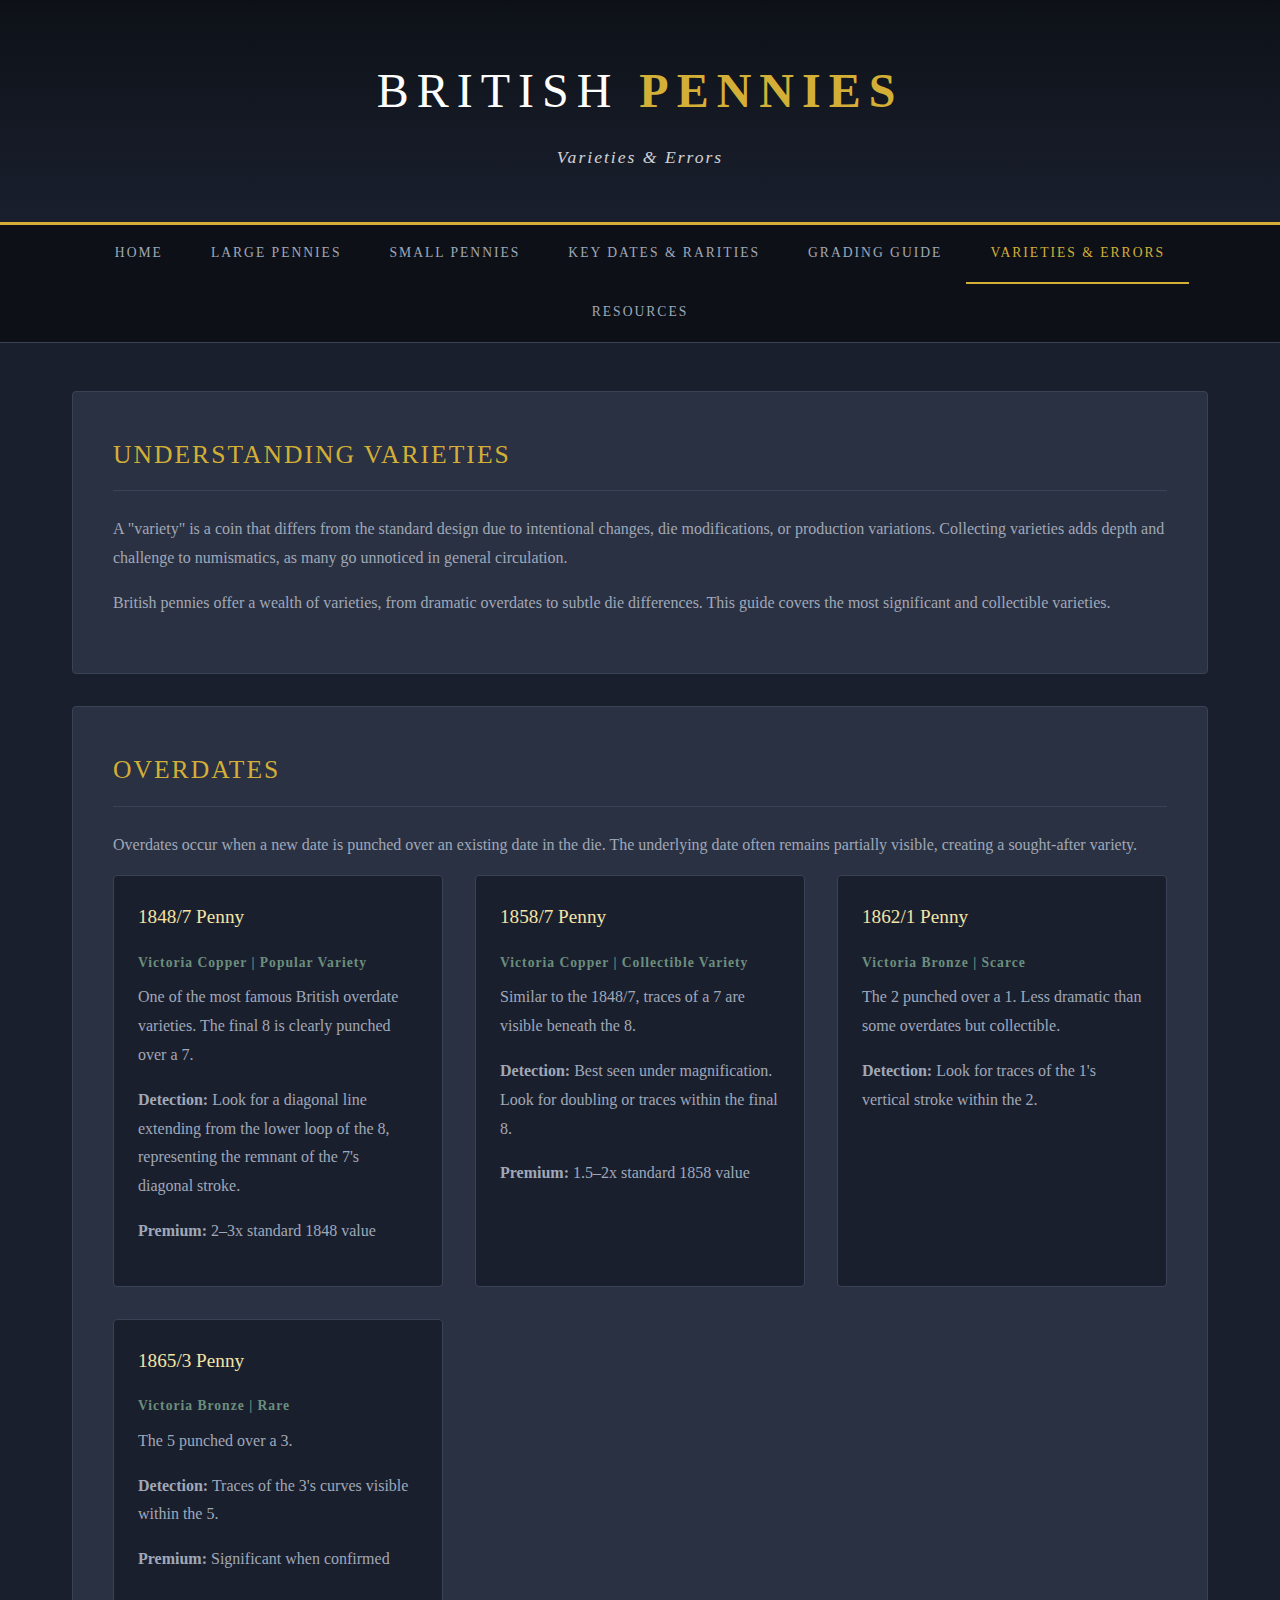
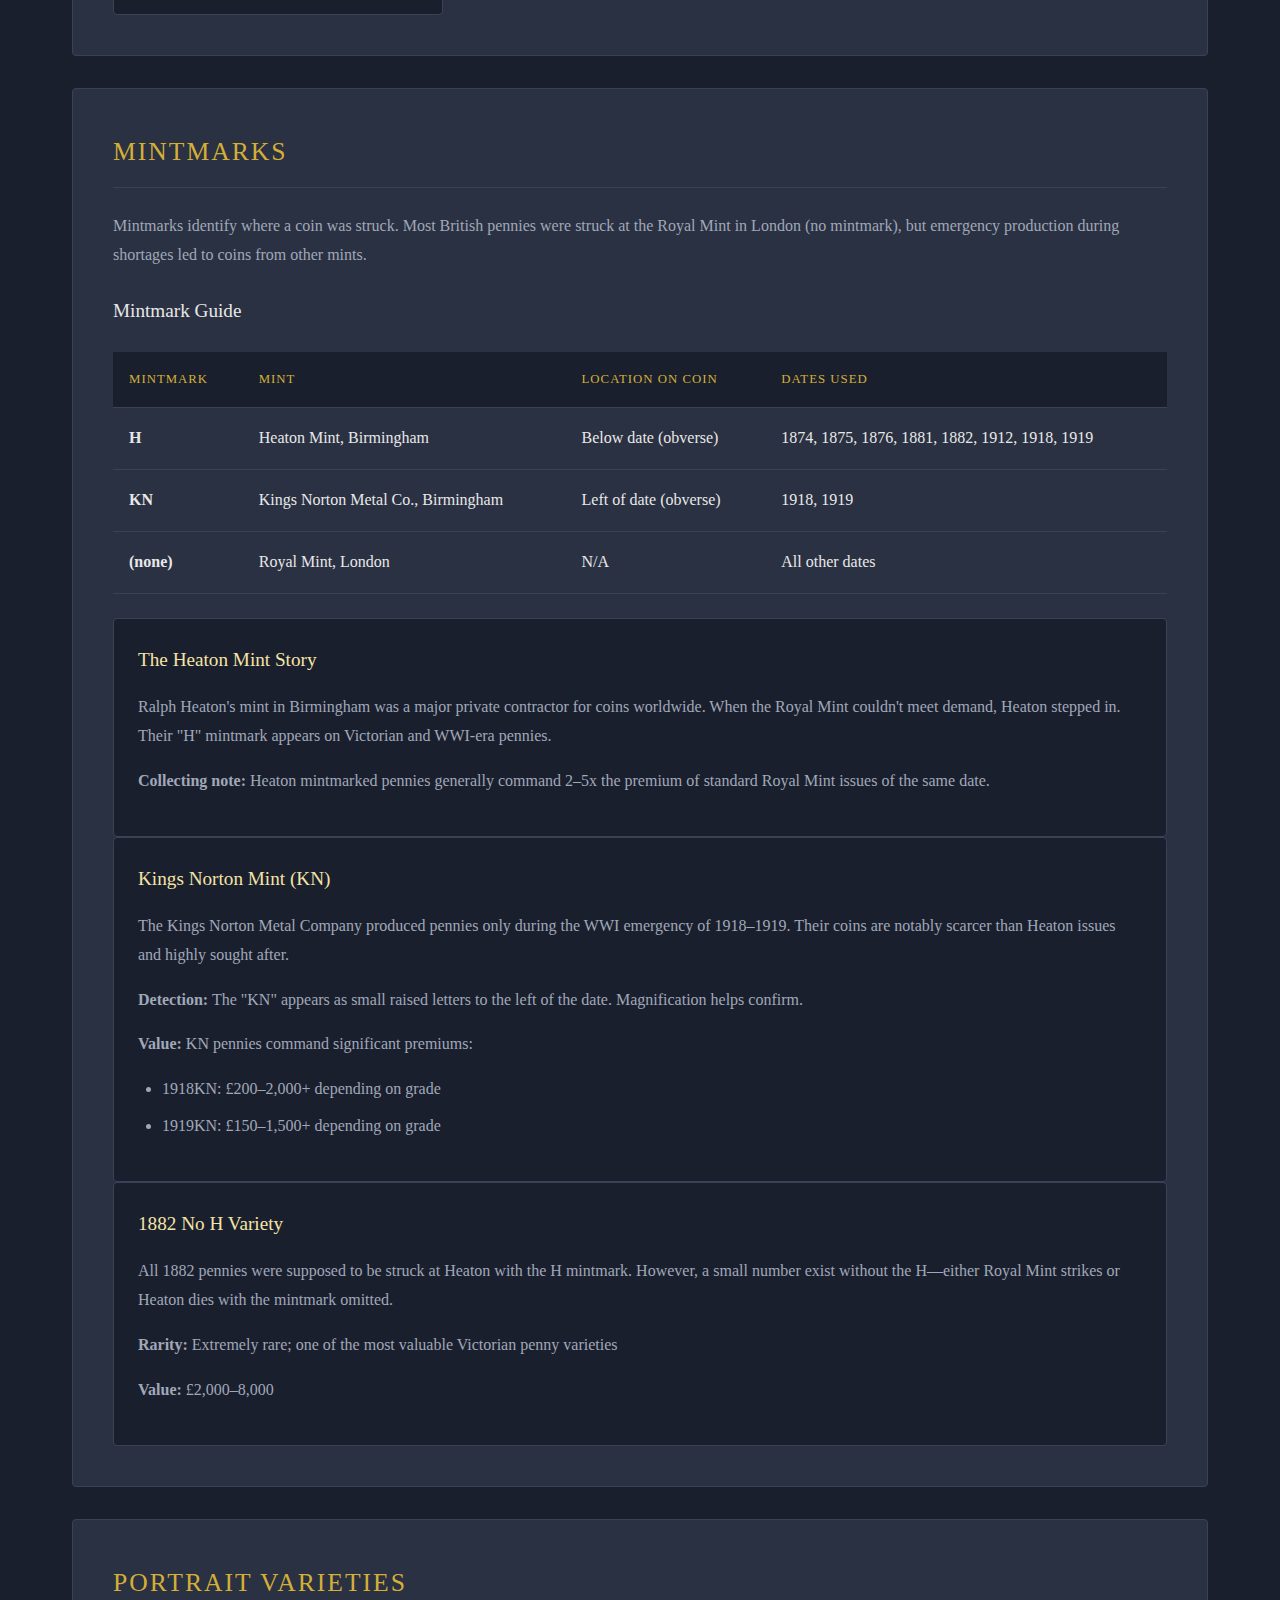
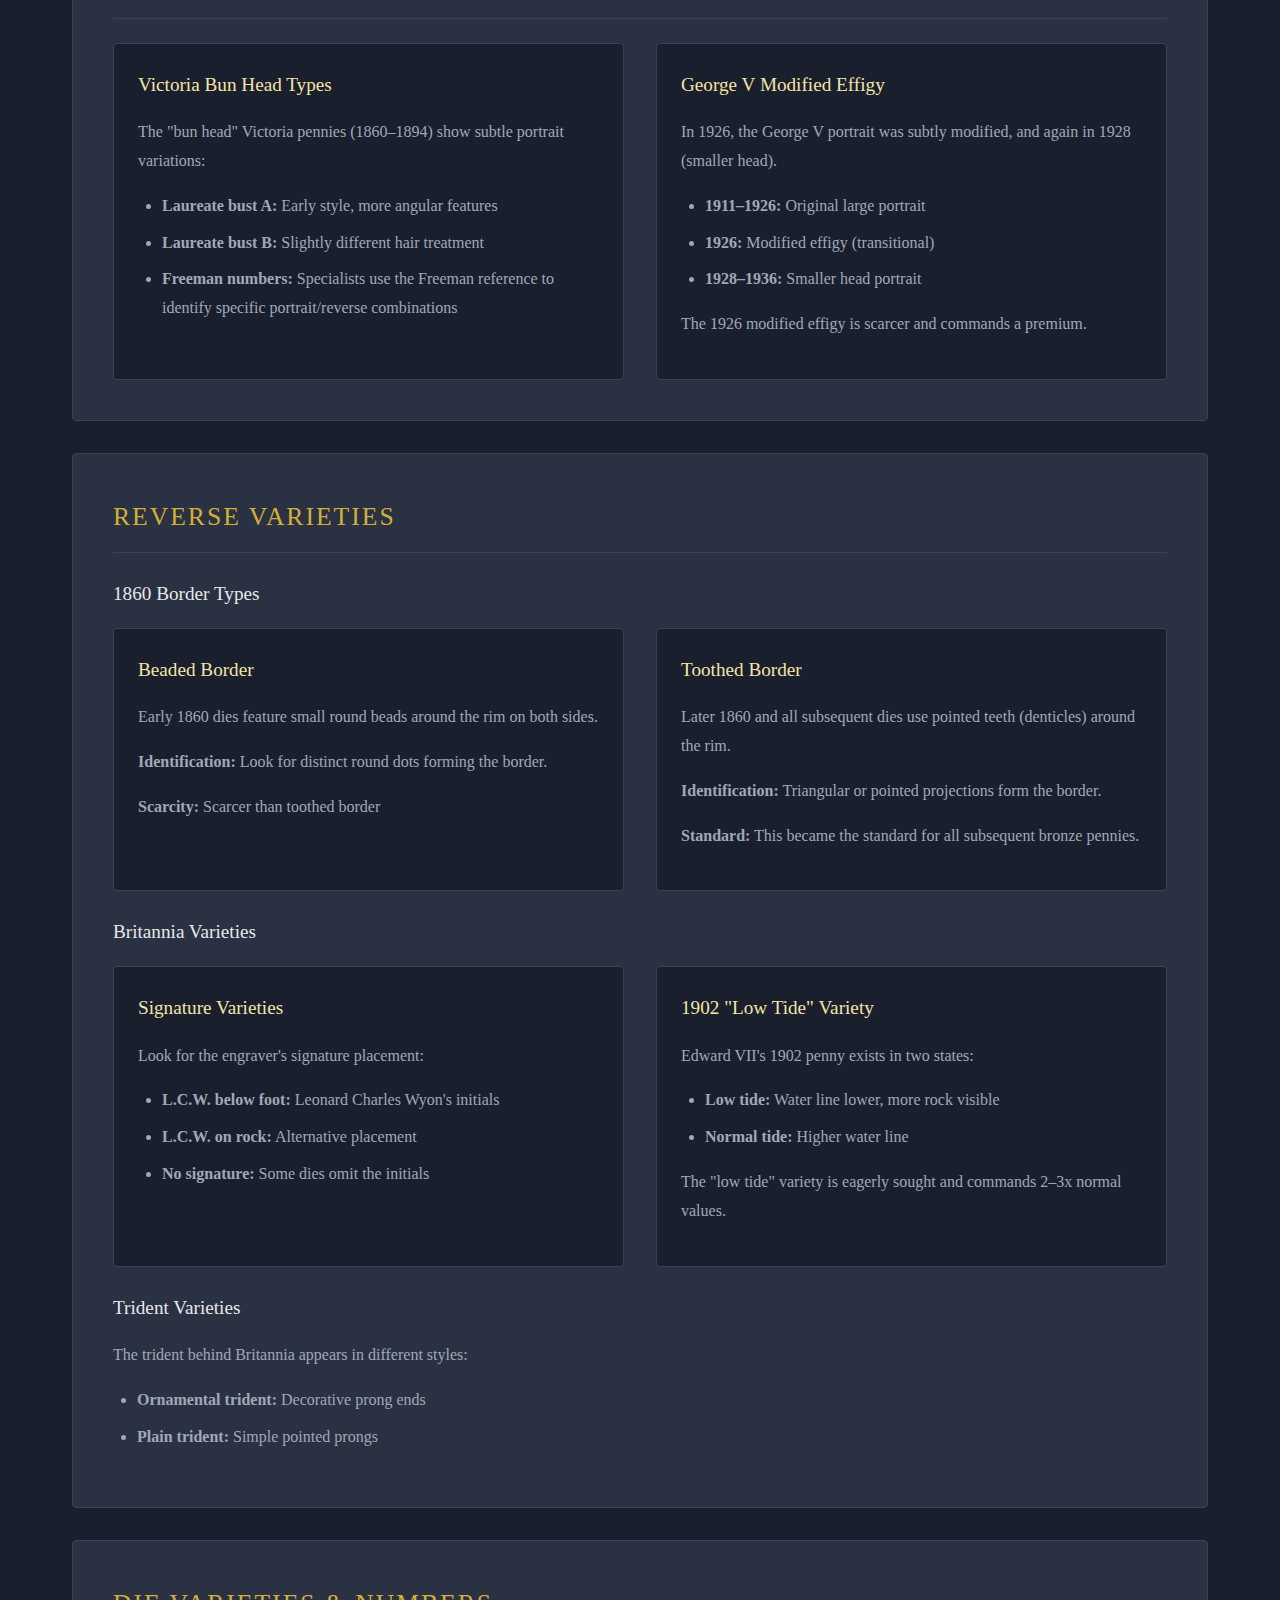
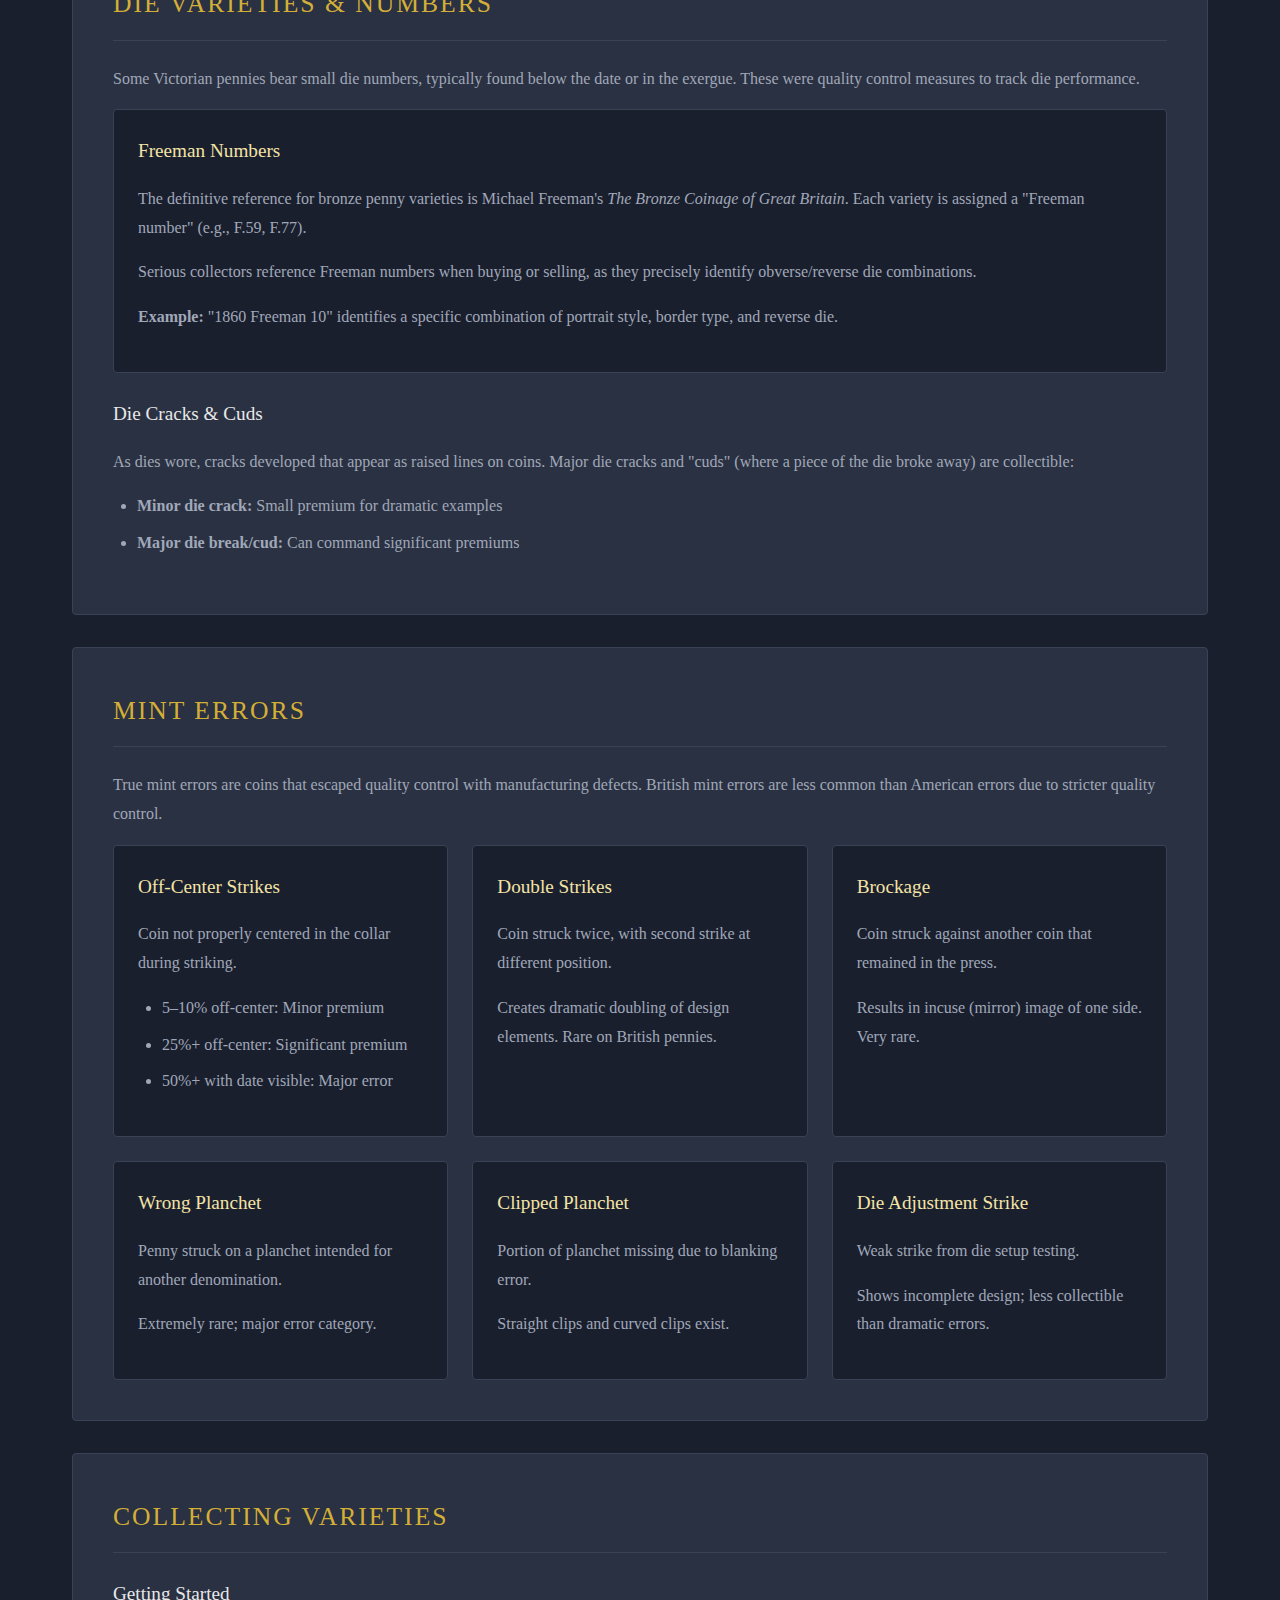
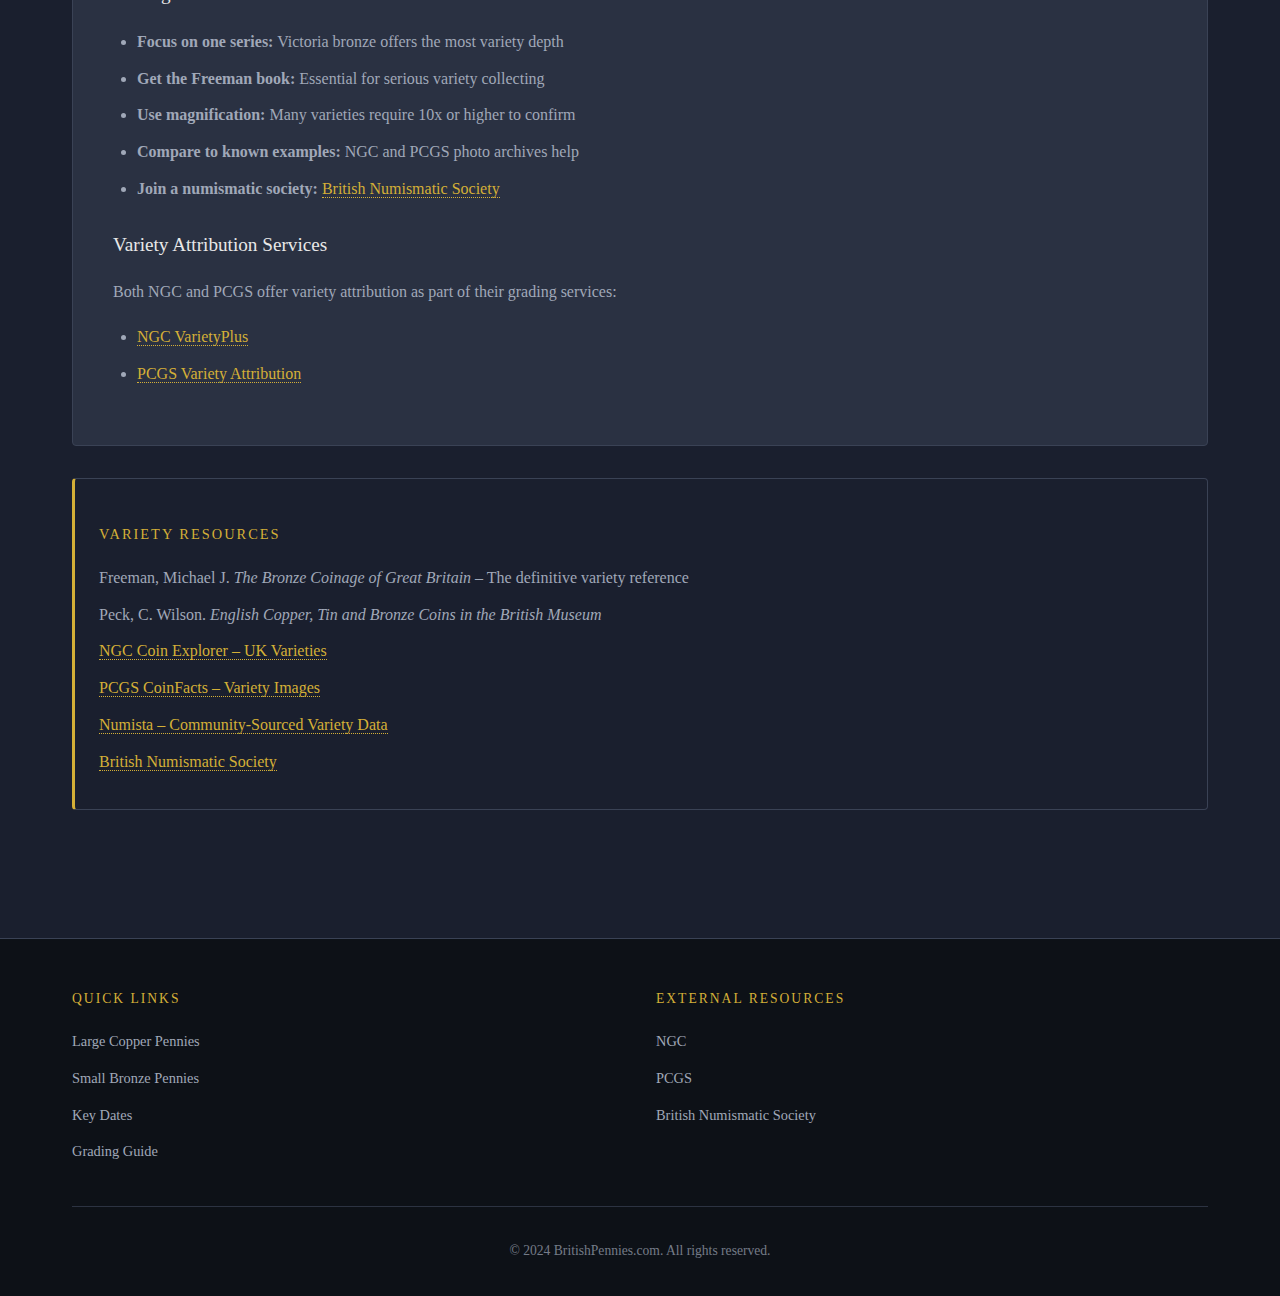
<file: pages/varieties.html>
<!DOCTYPE html>
<html lang="en">
<head>
<!-- Google Tag Manager -->
<script>(function(w,d,s,l,i){w[l]=w[l]||[];w[l].push({'gtm.start':
new Date().getTime(),event:'gtm.js'});var f=d.getElementsByTagName(s)[0],
j=d.createElement(s),dl=l!='dataLayer'?'&l='+l:'';j.async=true;j.src=
'https://www.googletagmanager.com/gtm.js?id='+i+dl;f.parentNode.insertBefore(j,f);
})(window,document,'script','dataLayer','GTM-53X4SSN8');</script>
<!-- End Google Tag Manager -->
  <meta charset="UTF-8">
  <meta name="viewport" content="width=device-width, initial-scale=1.0">
  <meta name="description" content="British penny varieties and errors. Overdates, mintmarks, die varieties, and mint errors for collectors. 1848/7, 1858/7, H and KN mintmarks explained.">
  <title>Varieties &amp; Errors - British Pennies</title>
  <link rel="stylesheet" href="../css/style.css">
  <link rel="canonical" href="https://britishpennies.org/pages/varieties.html">
</head>
<body>
<!-- Google Tag Manager (noscript) -->
<noscript><iframe src="https://www.googletagmanager.com/ns.html?id=GTM-53X4SSN8"
height="0" width="0" style="display:none;visibility:hidden"></iframe></noscript>
<!-- End Google Tag Manager (noscript) -->
  <header>
    <div class="container">
      <h1>British <span>Pennies</span></h1>
      <p class="tagline">Varieties &amp; Errors</p>
    </div>
  </header>

  <nav>
    <ul>
      <li><a href="../index.html">Home</a></li>
      <li><a href="large-pennies.html">Large Pennies</a></li>
      <li><a href="small-pennies.html">Small Pennies</a></li>
      <li><a href="key-dates.html">Key Dates &amp; Rarities</a></li>
      <li><a href="grading.html">Grading Guide</a></li>
      <li><a href="varieties.html" class="active">Varieties &amp; Errors</a></li>
      <li><a href="resources.html">Resources</a></li>
    </ul>
  </nav>

  <main>
    <section>
      <h2>Understanding Varieties</h2>
      <p>A "variety" is a coin that differs from the standard design due to intentional changes, die modifications, or production variations. Collecting varieties adds depth and challenge to numismatics, as many go unnoticed in general circulation.</p>

      <p>British pennies offer a wealth of varieties, from dramatic overdates to subtle die differences. This guide covers the most significant and collectible varieties.</p>
    </section>

    <section>
      <h2>Overdates</h2>
      <p>Overdates occur when a new date is punched over an existing date in the die. The underlying date often remains partially visible, creating a sought-after variety.</p>

      <div class="grid-2">
        <div class="card">
          <h3>1848/7 Penny</h3>
          <div class="date-range">Victoria Copper | Popular Variety</div>
          <p>One of the most famous British overdate varieties. The final 8 is clearly punched over a 7.</p>
          <p><strong>Detection:</strong> Look for a diagonal line extending from the lower loop of the 8, representing the remnant of the 7's diagonal stroke.</p>
          <p><strong>Premium:</strong> 2&ndash;3x standard 1848 value</p>
        </div>
        <div class="card">
          <h3>1858/7 Penny</h3>
          <div class="date-range">Victoria Copper | Collectible Variety</div>
          <p>Similar to the 1848/7, traces of a 7 are visible beneath the 8.</p>
          <p><strong>Detection:</strong> Best seen under magnification. Look for doubling or traces within the final 8.</p>
          <p><strong>Premium:</strong> 1.5&ndash;2x standard 1858 value</p>
        </div>
        <div class="card">
          <h3>1862/1 Penny</h3>
          <div class="date-range">Victoria Bronze | Scarce</div>
          <p>The 2 punched over a 1. Less dramatic than some overdates but collectible.</p>
          <p><strong>Detection:</strong> Look for traces of the 1's vertical stroke within the 2.</p>
        </div>
        <div class="card">
          <h3>1865/3 Penny</h3>
          <div class="date-range">Victoria Bronze | Rare</div>
          <p>The 5 punched over a 3.</p>
          <p><strong>Detection:</strong> Traces of the 3's curves visible within the 5.</p>
          <p><strong>Premium:</strong> Significant when confirmed</p>
        </div>
      </div>
    </section>

    <section>
      <h2>Mintmarks</h2>
      <p>Mintmarks identify where a coin was struck. Most British pennies were struck at the Royal Mint in London (no mintmark), but emergency production during shortages led to coins from other mints.</p>

      <h3>Mintmark Guide</h3>
      <table>
        <thead>
          <tr>
            <th>Mintmark</th>
            <th>Mint</th>
            <th>Location on Coin</th>
            <th>Dates Used</th>
          </tr>
        </thead>
        <tbody>
          <tr>
            <td><strong>H</strong></td>
            <td>Heaton Mint, Birmingham</td>
            <td>Below date (obverse)</td>
            <td>1874, 1875, 1876, 1881, 1882, 1912, 1918, 1919</td>
          </tr>
          <tr>
            <td><strong>KN</strong></td>
            <td>Kings Norton Metal Co., Birmingham</td>
            <td>Left of date (obverse)</td>
            <td>1918, 1919</td>
          </tr>
          <tr>
            <td><strong>(none)</strong></td>
            <td>Royal Mint, London</td>
            <td>N/A</td>
            <td>All other dates</td>
          </tr>
        </tbody>
      </table>

      <div class="card">
        <h3>The Heaton Mint Story</h3>
        <p>Ralph Heaton's mint in Birmingham was a major private contractor for coins worldwide. When the Royal Mint couldn't meet demand, Heaton stepped in. Their "H" mintmark appears on Victorian and WWI-era pennies.</p>
        <p><strong>Collecting note:</strong> Heaton mintmarked pennies generally command 2&ndash;5x the premium of standard Royal Mint issues of the same date.</p>
      </div>

      <div class="card">
        <h3>Kings Norton Mint (KN)</h3>
        <p>The Kings Norton Metal Company produced pennies only during the WWI emergency of 1918&ndash;1919. Their coins are notably scarcer than Heaton issues and highly sought after.</p>
        <p><strong>Detection:</strong> The "KN" appears as small raised letters to the left of the date. Magnification helps confirm.</p>
        <p><strong>Value:</strong> KN pennies command significant premiums:
          <ul>
            <li>1918KN: &pound;200&ndash;2,000+ depending on grade</li>
            <li>1919KN: &pound;150&ndash;1,500+ depending on grade</li>
          </ul>
        </p>
      </div>

      <div class="card">
        <h3>1882 No H Variety</h3>
        <p>All 1882 pennies were supposed to be struck at Heaton with the H mintmark. However, a small number exist without the H&mdash;either Royal Mint strikes or Heaton dies with the mintmark omitted.</p>
        <p><strong>Rarity:</strong> Extremely rare; one of the most valuable Victorian penny varieties</p>
        <p><strong>Value:</strong> &pound;2,000&ndash;8,000</p>
      </div>
    </section>

    <section>
      <h2>Portrait Varieties</h2>

      <div class="grid-2">
        <div class="card">
          <h3>Victoria Bun Head Types</h3>
          <p>The "bun head" Victoria pennies (1860&ndash;1894) show subtle portrait variations:</p>
          <ul>
            <li><strong>Laureate bust A:</strong> Early style, more angular features</li>
            <li><strong>Laureate bust B:</strong> Slightly different hair treatment</li>
            <li><strong>Freeman numbers:</strong> Specialists use the Freeman reference to identify specific portrait/reverse combinations</li>
          </ul>
        </div>
        <div class="card">
          <h3>George V Modified Effigy</h3>
          <p>In 1926, the George V portrait was subtly modified, and again in 1928 (smaller head).</p>
          <ul>
            <li><strong>1911&ndash;1926:</strong> Original large portrait</li>
            <li><strong>1926:</strong> Modified effigy (transitional)</li>
            <li><strong>1928&ndash;1936:</strong> Smaller head portrait</li>
          </ul>
          <p>The 1926 modified effigy is scarcer and commands a premium.</p>
        </div>
      </div>
    </section>

    <section>
      <h2>Reverse Varieties</h2>

      <h3>1860 Border Types</h3>
      <div class="grid-2">
        <div class="card">
          <h3>Beaded Border</h3>
          <p>Early 1860 dies feature small round beads around the rim on both sides.</p>
          <p><strong>Identification:</strong> Look for distinct round dots forming the border.</p>
          <p><strong>Scarcity:</strong> Scarcer than toothed border</p>
        </div>
        <div class="card">
          <h3>Toothed Border</h3>
          <p>Later 1860 and all subsequent dies use pointed teeth (denticles) around the rim.</p>
          <p><strong>Identification:</strong> Triangular or pointed projections form the border.</p>
          <p><strong>Standard:</strong> This became the standard for all subsequent bronze pennies.</p>
        </div>
      </div>

      <h3>Britannia Varieties</h3>
      <div class="grid-2">
        <div class="card">
          <h3>Signature Varieties</h3>
          <p>Look for the engraver's signature placement:</p>
          <ul>
            <li><strong>L.C.W. below foot:</strong> Leonard Charles Wyon's initials</li>
            <li><strong>L.C.W. on rock:</strong> Alternative placement</li>
            <li><strong>No signature:</strong> Some dies omit the initials</li>
          </ul>
        </div>
        <div class="card">
          <h3>1902 "Low Tide" Variety</h3>
          <p>Edward VII's 1902 penny exists in two states:</p>
          <ul>
            <li><strong>Low tide:</strong> Water line lower, more rock visible</li>
            <li><strong>Normal tide:</strong> Higher water line</li>
          </ul>
          <p>The "low tide" variety is eagerly sought and commands 2&ndash;3x normal values.</p>
        </div>
      </div>

      <h3>Trident Varieties</h3>
      <p>The trident behind Britannia appears in different styles:</p>
      <ul>
        <li><strong>Ornamental trident:</strong> Decorative prong ends</li>
        <li><strong>Plain trident:</strong> Simple pointed prongs</li>
      </ul>
    </section>

    <section>
      <h2>Die Varieties &amp; Numbers</h2>

      <p>Some Victorian pennies bear small die numbers, typically found below the date or in the exergue. These were quality control measures to track die performance.</p>

      <div class="card">
        <h3>Freeman Numbers</h3>
        <p>The definitive reference for bronze penny varieties is Michael Freeman's <em>The Bronze Coinage of Great Britain</em>. Each variety is assigned a "Freeman number" (e.g., F.59, F.77).</p>
        <p>Serious collectors reference Freeman numbers when buying or selling, as they precisely identify obverse/reverse die combinations.</p>
        <p><strong>Example:</strong> "1860 Freeman 10" identifies a specific combination of portrait style, border type, and reverse die.</p>
      </div>

      <h3>Die Cracks &amp; Cuds</h3>
      <p>As dies wore, cracks developed that appear as raised lines on coins. Major die cracks and "cuds" (where a piece of the die broke away) are collectible:</p>
      <ul>
        <li><strong>Minor die crack:</strong> Small premium for dramatic examples</li>
        <li><strong>Major die break/cud:</strong> Can command significant premiums</li>
      </ul>
    </section>

    <section>
      <h2>Mint Errors</h2>
      <p>True mint errors are coins that escaped quality control with manufacturing defects. British mint errors are less common than American errors due to stricter quality control.</p>

      <div class="grid-3">
        <div class="card">
          <h3>Off-Center Strikes</h3>
          <p>Coin not properly centered in the collar during striking.</p>
          <ul>
            <li>5&ndash;10% off-center: Minor premium</li>
            <li>25%+ off-center: Significant premium</li>
            <li>50%+ with date visible: Major error</li>
          </ul>
        </div>
        <div class="card">
          <h3>Double Strikes</h3>
          <p>Coin struck twice, with second strike at different position.</p>
          <p>Creates dramatic doubling of design elements. Rare on British pennies.</p>
        </div>
        <div class="card">
          <h3>Brockage</h3>
          <p>Coin struck against another coin that remained in the press.</p>
          <p>Results in incuse (mirror) image of one side. Very rare.</p>
        </div>
        <div class="card">
          <h3>Wrong Planchet</h3>
          <p>Penny struck on a planchet intended for another denomination.</p>
          <p>Extremely rare; major error category.</p>
        </div>
        <div class="card">
          <h3>Clipped Planchet</h3>
          <p>Portion of planchet missing due to blanking error.</p>
          <p>Straight clips and curved clips exist.</p>
        </div>
        <div class="card">
          <h3>Die Adjustment Strike</h3>
          <p>Weak strike from die setup testing.</p>
          <p>Shows incomplete design; less collectible than dramatic errors.</p>
        </div>
      </div>
    </section>

    <section>
      <h2>Collecting Varieties</h2>

      <h3>Getting Started</h3>
      <ul>
        <li><strong>Focus on one series:</strong> Victoria bronze offers the most variety depth</li>
        <li><strong>Get the Freeman book:</strong> Essential for serious variety collecting</li>
        <li><strong>Use magnification:</strong> Many varieties require 10x or higher to confirm</li>
        <li><strong>Compare to known examples:</strong> NGC and PCGS photo archives help</li>
        <li><strong>Join a numismatic society:</strong> <a href="https://www.britnumsoc.org/" target="_blank" rel="noopener">British Numismatic Society</a></li>
      </ul>

      <h3>Variety Attribution Services</h3>
      <p>Both NGC and PCGS offer variety attribution as part of their grading services:</p>
      <ul>
        <li><a href="https://www.ngccoin.com/variety-plus/" target="_blank" rel="noopener">NGC VarietyPlus</a></li>
        <li><a href="https://www.pcgs.com/" target="_blank" rel="noopener">PCGS Variety Attribution</a></li>
      </ul>
    </section>

    <section class="sources">
      <h4>Variety Resources</h4>
      <ul>
        <li>Freeman, Michael J. <em>The Bronze Coinage of Great Britain</em> &ndash; The definitive variety reference</li>
        <li>Peck, C. Wilson. <em>English Copper, Tin and Bronze Coins in the British Museum</em></li>
        <li><a href="https://www.ngccoin.com/coin-explorer/united-kingdom/" target="_blank" rel="noopener">NGC Coin Explorer &ndash; UK Varieties</a></li>
        <li><a href="https://www.pcgs.com/coinfacts" target="_blank" rel="noopener">PCGS CoinFacts &ndash; Variety Images</a></li>
        <li><a href="https://en.numista.com/" target="_blank" rel="noopener">Numista &ndash; Community-Sourced Variety Data</a></li>
        <li><a href="https://www.britnumsoc.org/" target="_blank" rel="noopener">British Numismatic Society</a></li>
      </ul>
    </section>
  </main>

  <footer>
    <div class="container">
      <div class="footer-grid">
        <div>
          <h4>Quick Links</h4>
          <ul>
            <li><a href="large-pennies.html">Large Copper Pennies</a></li>
            <li><a href="small-pennies.html">Small Bronze Pennies</a></li>
            <li><a href="key-dates.html">Key Dates</a></li>
            <li><a href="grading.html">Grading Guide</a></li>
          </ul>
        </div>
        <div>
          <h4>External Resources</h4>
          <ul>
            <li><a href="https://www.ngccoin.com/" target="_blank" rel="noopener">NGC</a></li>
            <li><a href="https://www.pcgs.com/" target="_blank" rel="noopener">PCGS</a></li>
            <li><a href="https://www.britnumsoc.org/" target="_blank" rel="noopener">British Numismatic Society</a></li>
          </ul>
        </div>
      </div>
      <div class="footer-bottom">
        <p>&copy; 2024 BritishPennies.com. All rights reserved.</p>
      </div>
    </div>
  </footer>
</body>
</html>
</file>
<file: css/style.css>
/* British Pennies .ORG - Dark Museum Theme */

:root {
  --navy-dark: #1a1f2e;
  --navy-medium: #2a3142;
  --navy-light: #3a4255;
  --gold-accent: #d4af37;
  --gold-light: #f4e4a6;
  --cream: #f5f5f0;
  --text-light: #e8e8e8;
  --text-muted: #a0a8b8;
  --patina-green: #6b8e7d;
  --copper-accent: #b87333;
}

* {
  box-sizing: border-box;
  margin: 0;
  padding: 0;
}

body {
  font-family: 'Palatino Linotype', 'Book Antiqua', Palatino, serif;
  line-height: 1.8;
  color: var(--text-light);
  background: var(--navy-dark);
}

/* Header - Museum Style */
header {
  background: linear-gradient(180deg, #0d1117 0%, var(--navy-dark) 100%);
  color: white;
  padding: 3rem 0;
  border-bottom: 3px solid var(--gold-accent);
  text-align: center;
}

header .container {
  max-width: 1200px;
  margin: 0 auto;
  padding: 0 2rem;
}

header h1 {
  font-size: 3rem;
  font-weight: 300;
  letter-spacing: 8px;
  text-transform: uppercase;
  margin-bottom: 0.5rem;
}

header h1 span {
  color: var(--gold-accent);
  font-weight: 600;
}

header .tagline {
  font-style: italic;
  opacity: 0.8;
  font-size: 1.1rem;
  letter-spacing: 2px;
}

/* Navigation - Sleek Dark */
nav {
  background: #0d1117;
  padding: 0;
  position: sticky;
  top: 0;
  z-index: 100;
  border-bottom: 1px solid var(--navy-light);
}

nav ul {
  max-width: 1200px;
  margin: 0 auto;
  padding: 0 2rem;
  list-style: none;
  display: flex;
  flex-wrap: wrap;
  justify-content: center;
}

nav li {
  position: relative;
}

nav a {
  display: block;
  color: var(--text-muted);
  text-decoration: none;
  padding: 1rem 1.5rem;
  font-size: 0.85rem;
  letter-spacing: 2px;
  text-transform: uppercase;
  transition: all 0.3s;
  border-bottom: 2px solid transparent;
}

nav a:hover,
nav a.active {
  color: var(--gold-accent);
  border-bottom-color: var(--gold-accent);
}

/* Dropdown */
nav li:hover .dropdown {
  display: block;
}

.dropdown {
  display: none;
  position: absolute;
  top: 100%;
  left: 0;
  background: #0d1117;
  min-width: 250px;
  border: 1px solid var(--navy-light);
  box-shadow: 0 8px 30px rgba(0,0,0,0.5);
}

.dropdown a {
  padding: 0.75rem 1.5rem;
  font-size: 0.8rem;
  border-bottom: 1px solid var(--navy-light);
}

.dropdown a:last-child {
  border-bottom: none;
}

/* Main Content */
main {
  max-width: 1200px;
  margin: 0 auto;
  padding: 3rem 2rem;
}

.container {
  max-width: 1200px;
  margin: 0 auto;
  padding: 0 2rem;
}

/* Hero Section */
.hero {
  text-align: center;
  padding: 4rem 2rem;
  background: linear-gradient(135deg, var(--navy-medium) 0%, var(--navy-dark) 100%);
  border-radius: 4px;
  margin-bottom: 3rem;
  border: 1px solid var(--navy-light);
  position: relative;
  overflow: hidden;
}

.hero::before {
  content: '';
  position: absolute;
  top: 0;
  left: 0;
  right: 0;
  height: 3px;
  background: linear-gradient(90deg, transparent, var(--gold-accent), transparent);
}

.hero h2 {
  font-size: 2.2rem;
  color: var(--gold-light);
  margin-bottom: 1rem;
  font-weight: 300;
  letter-spacing: 3px;
}

.hero p {
  font-size: 1.15rem;
  color: var(--text-muted);
  max-width: 800px;
  margin: 0 auto;
}

/* Content Sections */
section {
  background: var(--navy-medium);
  border-radius: 4px;
  padding: 2.5rem;
  margin-bottom: 2rem;
  border: 1px solid var(--navy-light);
}

section h2 {
  color: var(--gold-accent);
  font-size: 1.6rem;
  margin-bottom: 1.5rem;
  padding-bottom: 0.75rem;
  border-bottom: 1px solid var(--navy-light);
  font-weight: 400;
  letter-spacing: 2px;
  text-transform: uppercase;
}

section h3 {
  color: var(--text-light);
  font-size: 1.2rem;
  margin: 1.5rem 0 1rem;
  font-weight: 500;
}

section h4 {
  color: var(--gold-light);
  font-size: 1rem;
  margin: 1.2rem 0 0.8rem;
}

section p {
  margin-bottom: 1rem;
  color: var(--text-muted);
}

section ul, section ol {
  margin-left: 1.5rem;
  margin-bottom: 1rem;
  color: var(--text-muted);
}

section li {
  margin-bottom: 0.5rem;
}

section a {
  color: var(--gold-accent);
  text-decoration: none;
  border-bottom: 1px dotted var(--gold-accent);
  transition: all 0.3s;
}

section a:hover {
  color: var(--gold-light);
  border-bottom-style: solid;
}

/* Grid Layouts */
.grid-2 {
  display: grid;
  grid-template-columns: repeat(auto-fit, minmax(300px, 1fr));
  gap: 2rem;
}

.grid-3 {
  display: grid;
  grid-template-columns: repeat(auto-fit, minmax(280px, 1fr));
  gap: 1.5rem;
}

/* Cards */
.card {
  background: var(--navy-dark);
  border-radius: 4px;
  padding: 1.5rem;
  border: 1px solid var(--navy-light);
  transition: transform 0.3s, box-shadow 0.3s, border-color 0.3s;
}

.card:hover {
  transform: translateY(-3px);
  box-shadow: 0 10px 40px rgba(0,0,0,0.4);
  border-color: var(--gold-accent);
}

.card h3 {
  color: var(--gold-light);
  margin-top: 0;
  font-weight: 500;
}

.card .date-range {
  font-size: 0.85rem;
  color: var(--patina-green);
  font-weight: 600;
  margin-bottom: 0.5rem;
  letter-spacing: 1px;
}

/* Tables */
table {
  width: 100%;
  border-collapse: collapse;
  margin: 1.5rem 0;
}

th, td {
  padding: 1rem;
  text-align: left;
  border-bottom: 1px solid var(--navy-light);
}

th {
  background: var(--navy-dark);
  color: var(--gold-accent);
  font-weight: 400;
  letter-spacing: 1px;
  text-transform: uppercase;
  font-size: 0.8rem;
}

tr:hover {
  background: rgba(212, 175, 55, 0.05);
}

.rarity-high {
  color: #e74c3c;
  font-weight: bold;
}

.rarity-medium {
  color: #f39c12;
}

.rarity-low {
  color: var(--patina-green);
}

/* Source Citations */
.sources {
  background: var(--navy-dark);
  border-left: 3px solid var(--gold-accent);
  padding: 1.5rem;
  margin-top: 2rem;
}

.sources h4 {
  color: var(--gold-accent);
  margin-bottom: 1rem;
  font-size: 0.9rem;
  text-transform: uppercase;
  letter-spacing: 2px;
  font-weight: 400;
}

.sources ul {
  list-style: none;
  padding: 0;
  margin: 0;
}

.sources li {
  margin-bottom: 0.5rem;
}

/* Inline Citations */
.cite {
  font-size: 0.7rem;
  vertical-align: super;
  color: var(--gold-accent);
  text-decoration: none;
  font-weight: bold;
}

.cite:hover {
  color: var(--gold-light);
}

/* Timeline */
.timeline {
  position: relative;
  padding-left: 2rem;
}

.timeline::before {
  content: '';
  position: absolute;
  left: 0;
  top: 0;
  bottom: 0;
  width: 2px;
  background: linear-gradient(180deg, var(--gold-accent), var(--patina-green));
}

.timeline-item {
  position: relative;
  padding-bottom: 2rem;
}

.timeline-item::before {
  content: '';
  position: absolute;
  left: -2rem;
  top: 0.5rem;
  width: 10px;
  height: 10px;
  background: var(--gold-accent);
  border-radius: 50%;
  border: 2px solid var(--navy-dark);
  box-shadow: 0 0 0 3px var(--gold-accent);
}

.timeline-item .year {
  font-weight: 600;
  color: var(--gold-light);
  font-size: 1.1rem;
}

/* Monarch Badges */
.monarch-badge {
  display: inline-block;
  background: var(--navy-dark);
  color: var(--gold-accent);
  padding: 0.25rem 0.75rem;
  border-radius: 3px;
  font-size: 0.75rem;
  margin-right: 0.5rem;
  margin-bottom: 0.5rem;
  border: 1px solid var(--gold-accent);
  text-transform: uppercase;
  letter-spacing: 1px;
}

/* Footer */
footer {
  background: #0d1117;
  color: var(--text-muted);
  padding: 3rem 0 2rem;
  margin-top: 3rem;
  border-top: 1px solid var(--navy-light);
}

footer .container {
  max-width: 1200px;
  margin: 0 auto;
  padding: 0 2rem;
}

footer h4 {
  color: var(--gold-accent);
  margin-bottom: 1rem;
  font-size: 0.85rem;
  text-transform: uppercase;
  letter-spacing: 2px;
  font-weight: 400;
}

footer ul {
  list-style: none;
  padding: 0;
}

footer li {
  margin-bottom: 0.5rem;
}

footer a {
  color: var(--text-muted);
  text-decoration: none;
  transition: color 0.3s;
  font-size: 0.9rem;
}

footer a:hover {
  color: var(--gold-accent);
}

.footer-grid {
  display: grid;
  grid-template-columns: repeat(auto-fit, minmax(200px, 1fr));
  gap: 2rem;
  margin-bottom: 2rem;
}

.footer-bottom {
  border-top: 1px solid var(--navy-light);
  padding-top: 2rem;
  text-align: center;
  font-size: 0.85rem;
  opacity: 0.7;
}

/* Responsive */
@media (max-width: 768px) {
  header h1 {
    font-size: 2rem;
    letter-spacing: 4px;
  }

  nav ul {
    flex-direction: column;
    align-items: center;
  }

  nav a {
    padding: 0.75rem 1rem;
  }

  .dropdown {
    position: static;
    box-shadow: none;
  }

  section {
    padding: 1.5rem;
  }

  .hero {
    padding: 2rem 1rem;
  }

  table {
    font-size: 0.85rem;
  }

  th, td {
    padding: 0.75rem 0.5rem;
  }
}

/* Print Styles */
@media print {
  nav, footer {
    display: none;
  }

  body {
    background: white;
    color: black;
  }

  section {
    background: white;
    border: 1px solid #ccc;
    color: black;
  }

  section h2 {
    color: #333;
  }

  section p, section li {
    color: #333;
  }
}

/* Custom Scrollbar */
::-webkit-scrollbar {
  width: 8px;
}

::-webkit-scrollbar-track {
  background: var(--navy-dark);
}

::-webkit-scrollbar-thumb {
  background: var(--navy-light);
  border-radius: 4px;
}

::-webkit-scrollbar-thumb:hover {
  background: var(--gold-accent);
}
</file>
